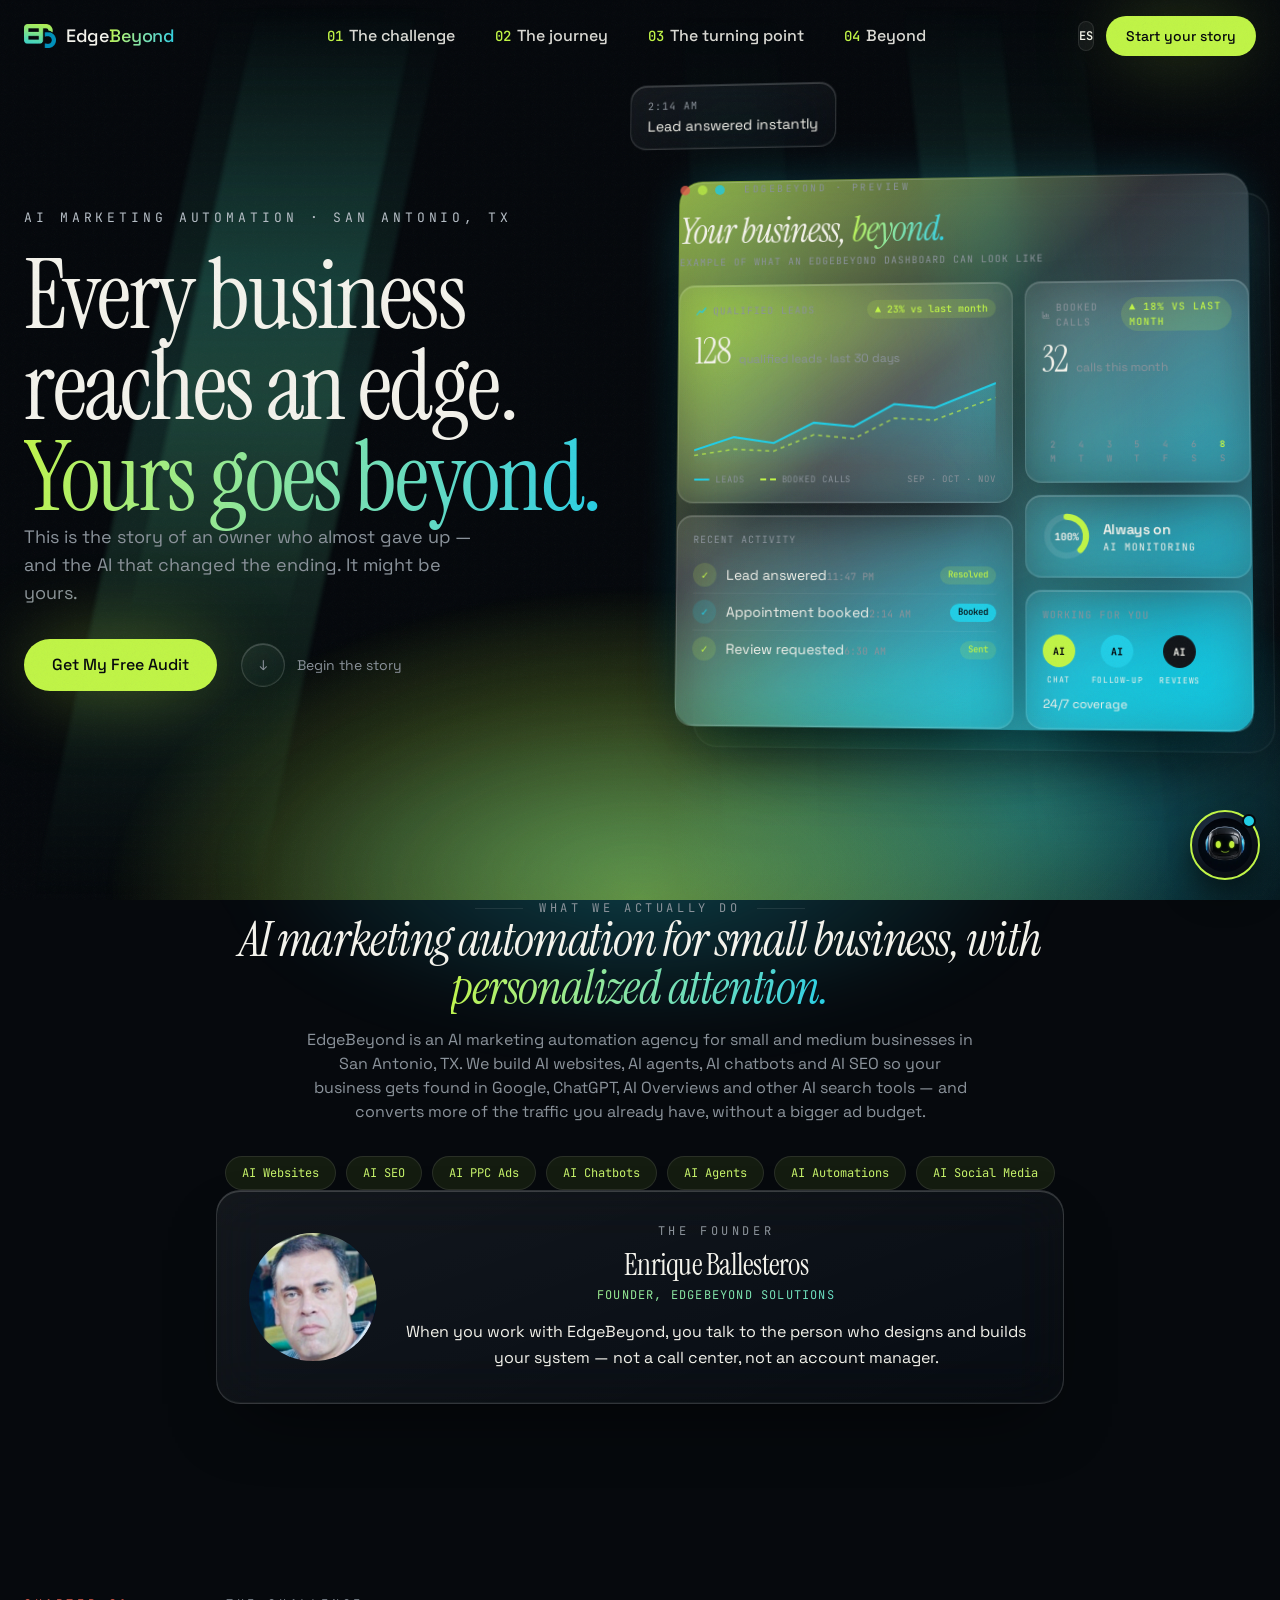
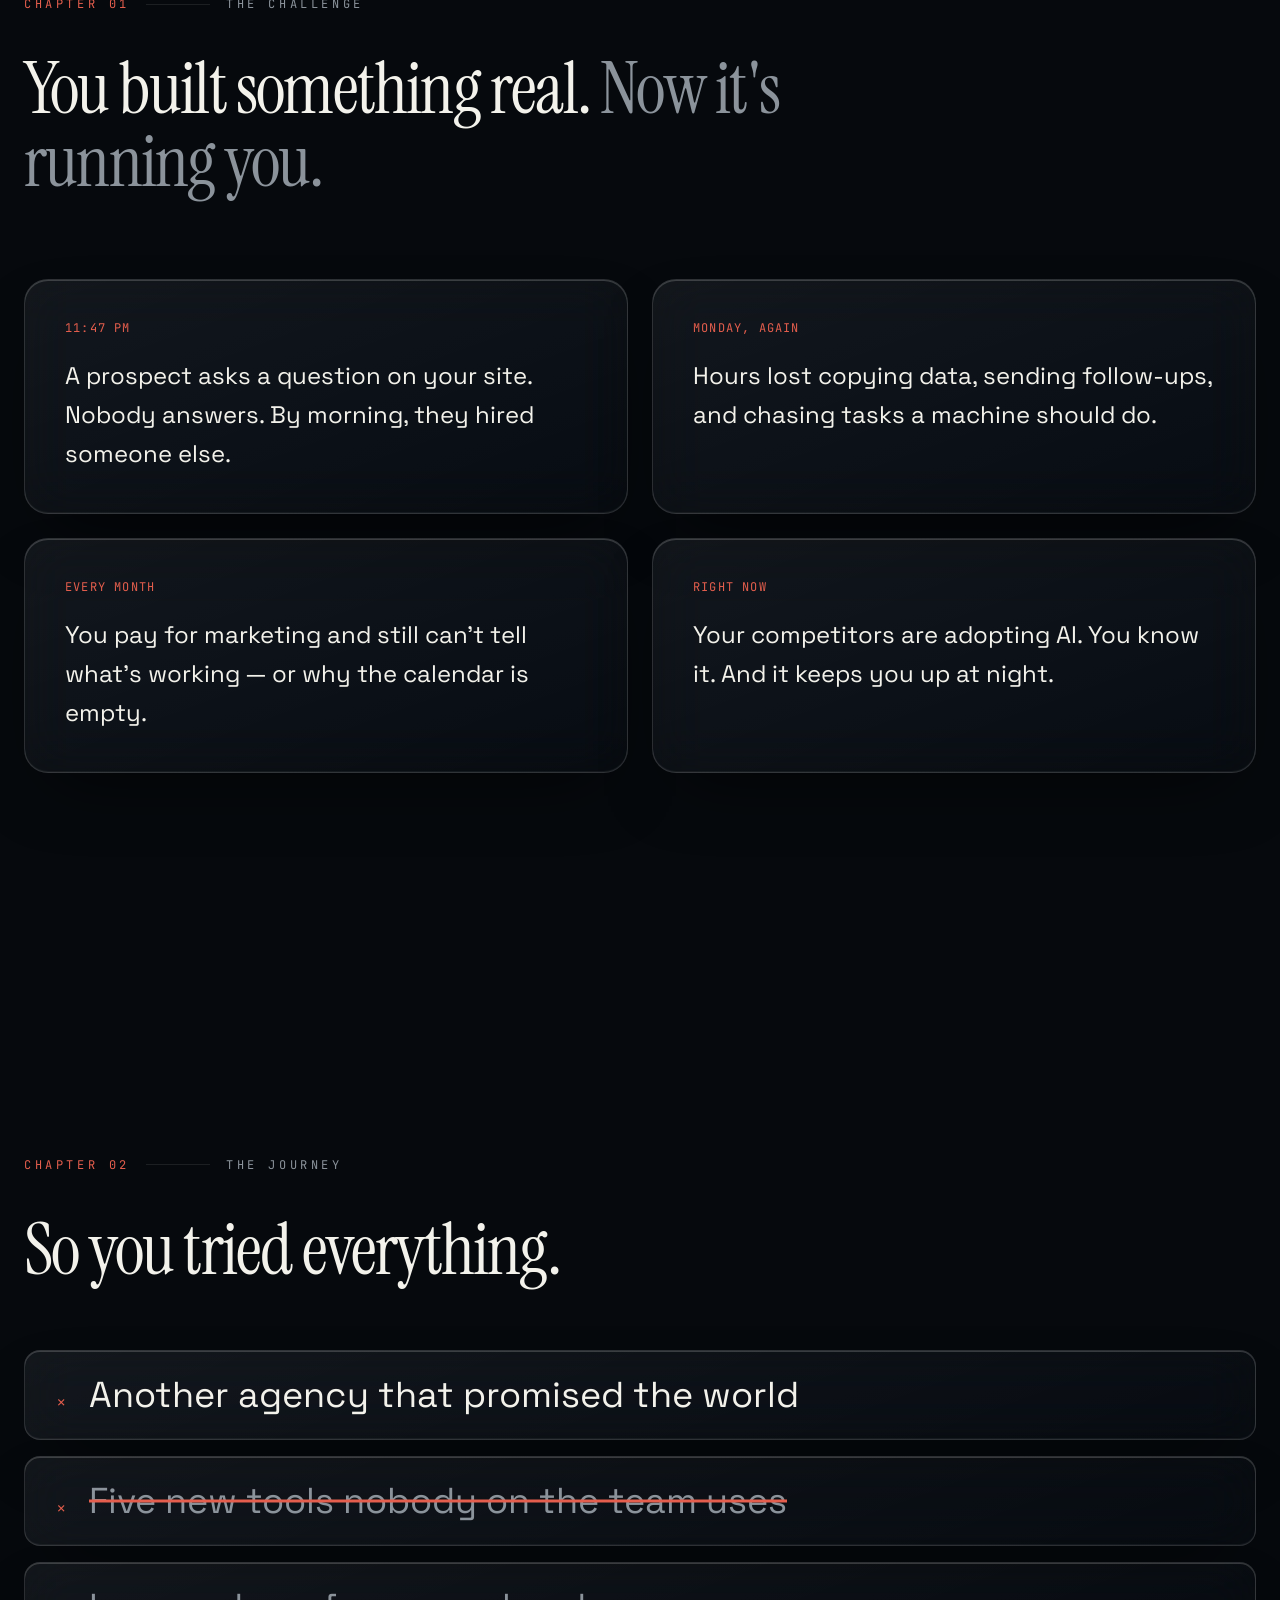
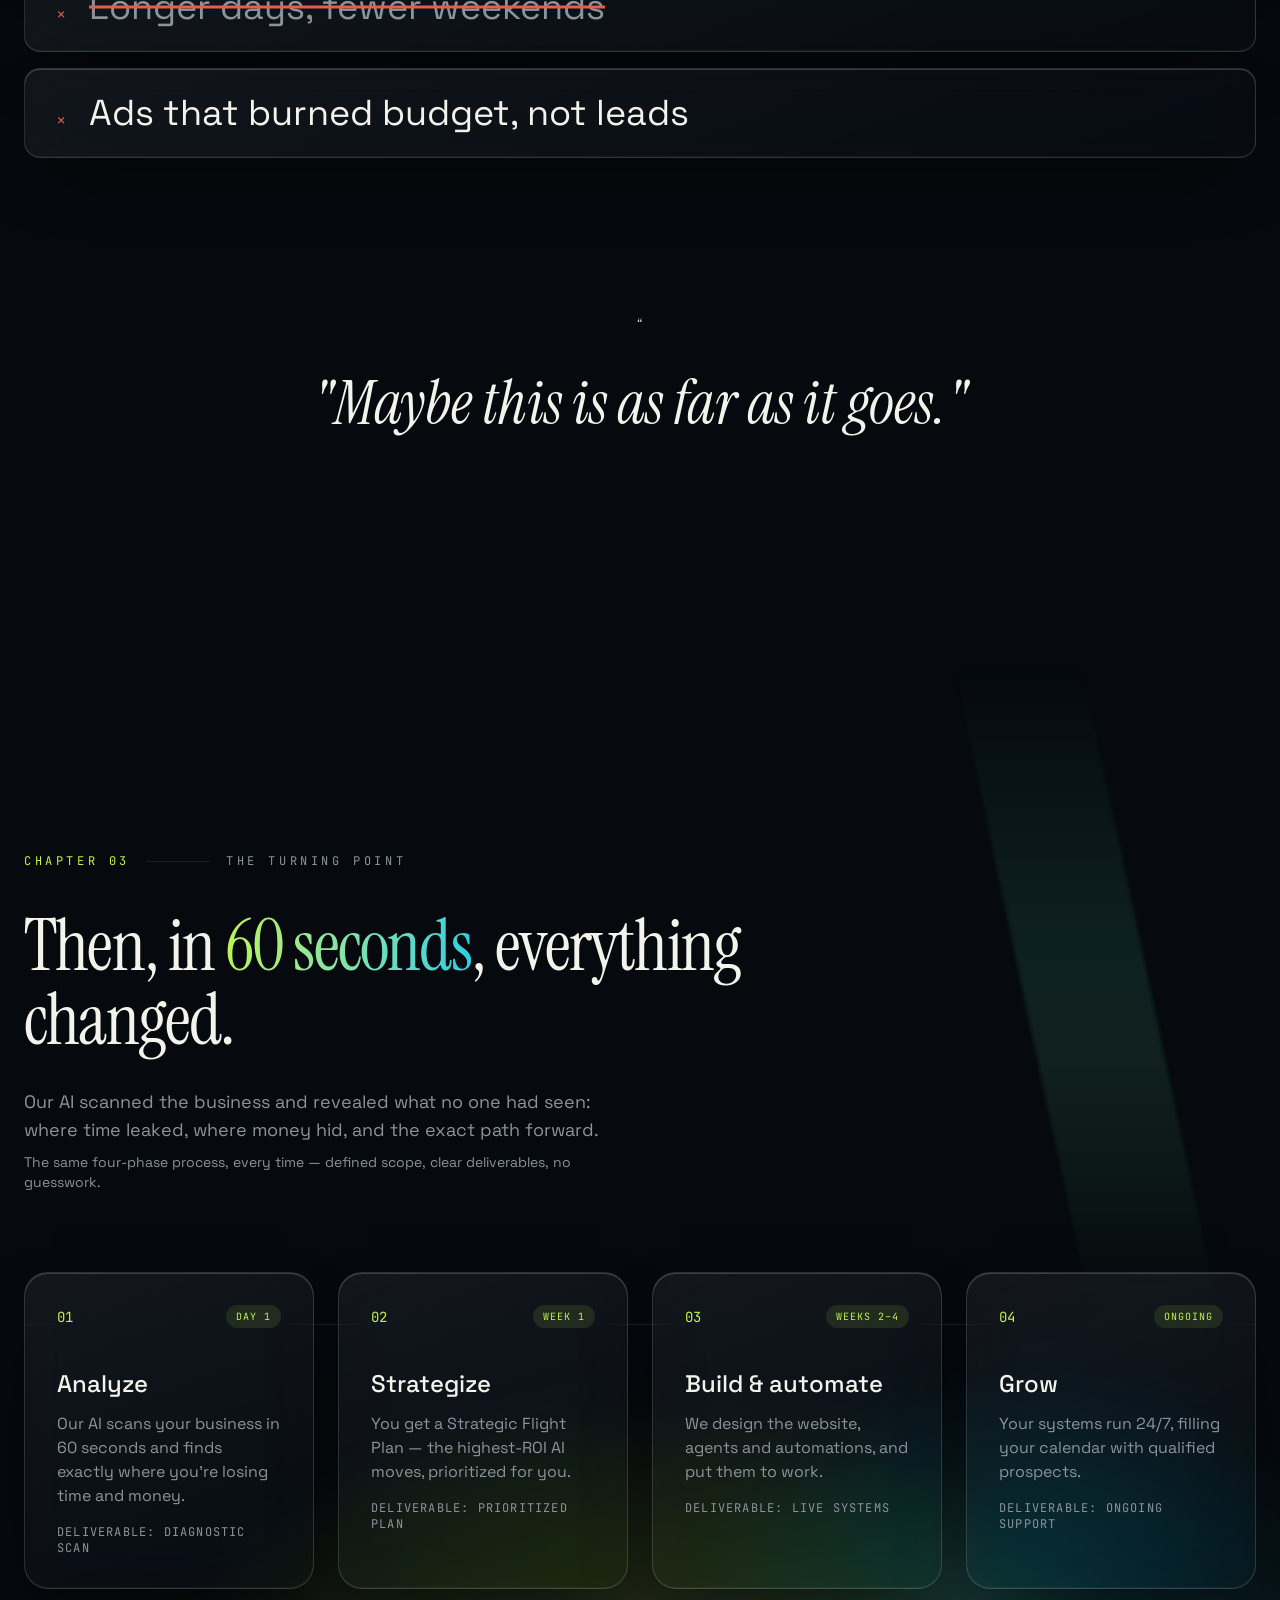
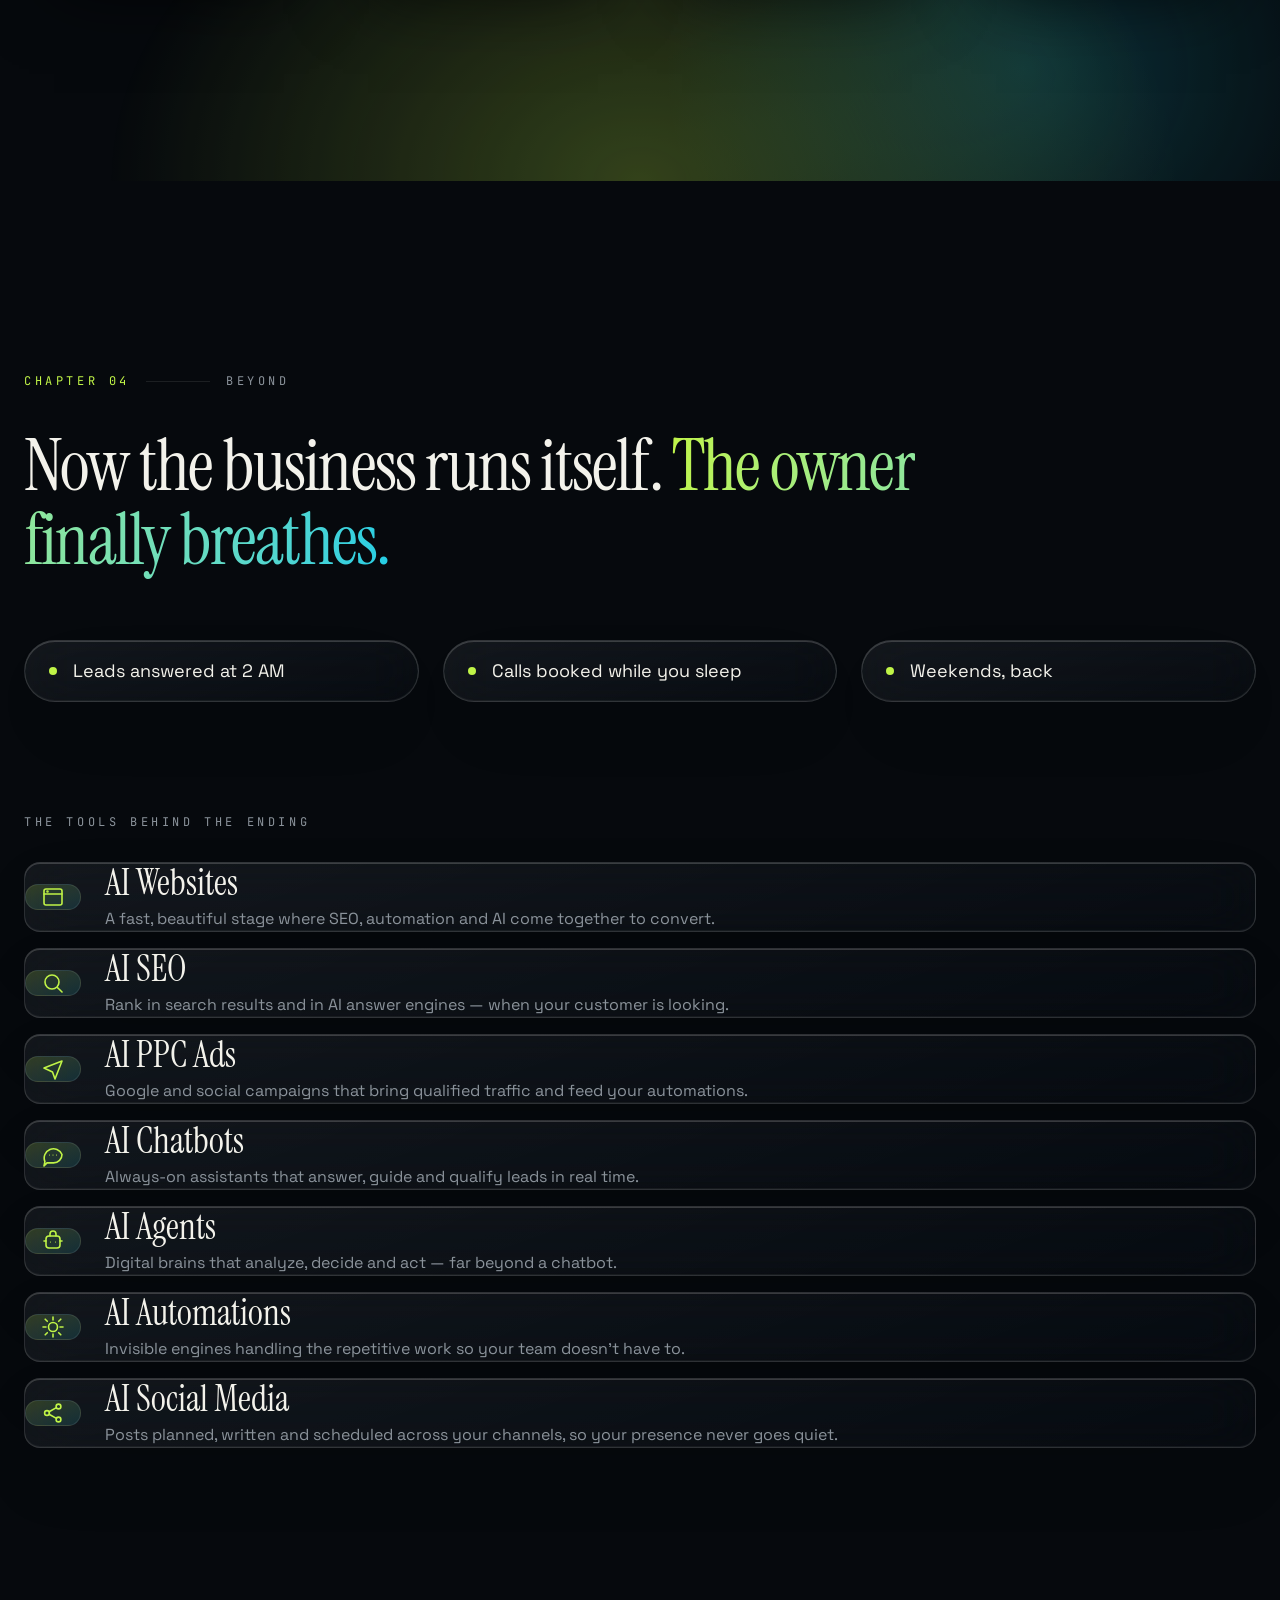
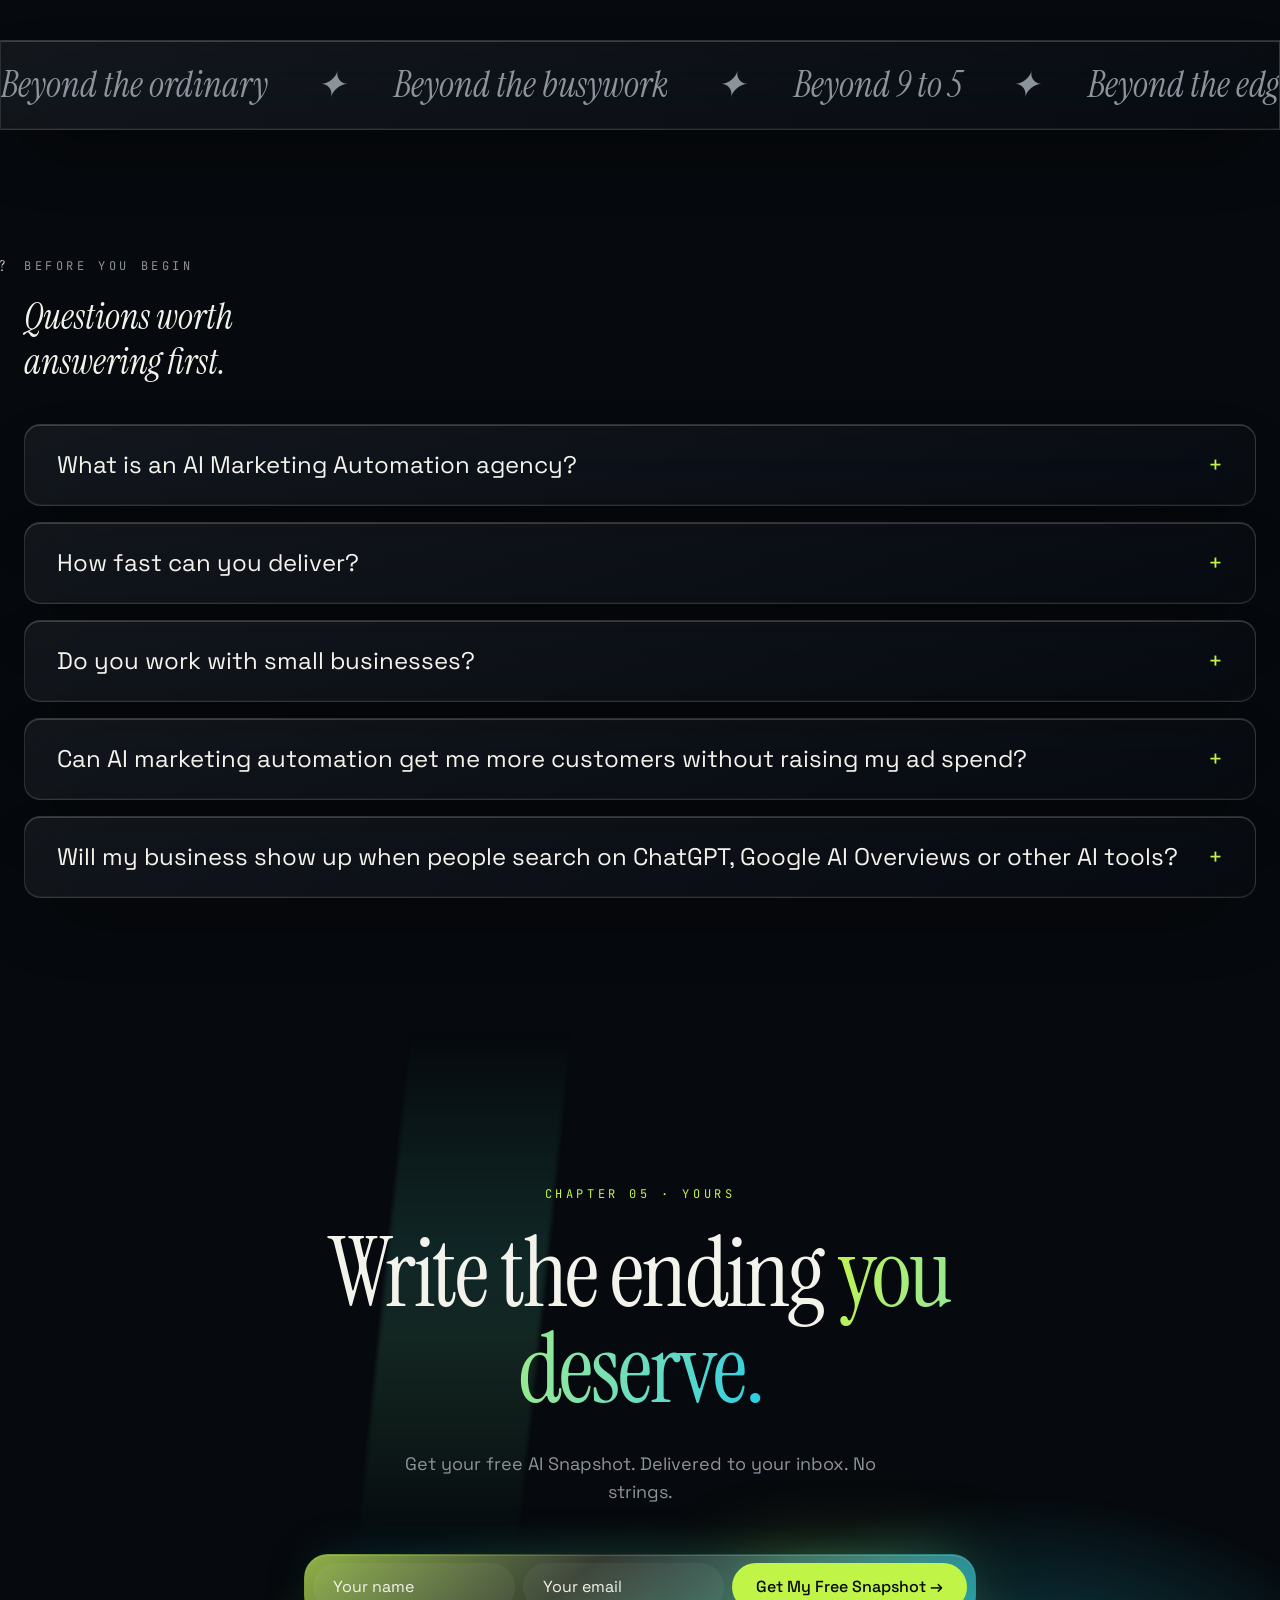
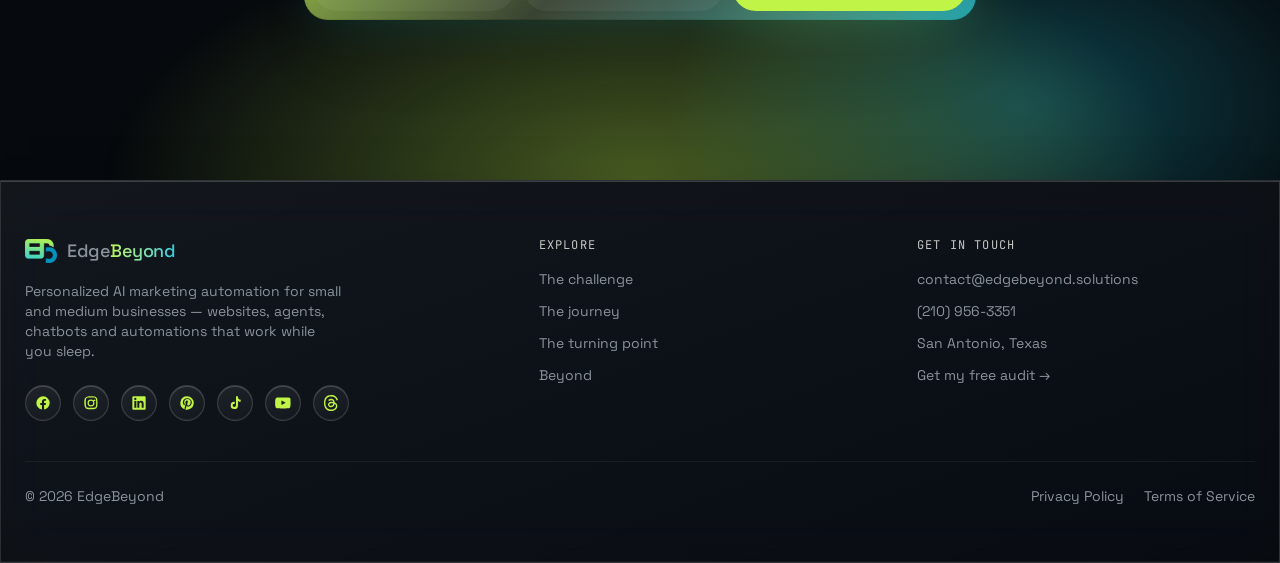
<file: index.html>
<!DOCTYPE html>
<html lang="en">
<head>
<meta http-equiv="Cache-Control" content="no-cache, no-store, must-revalidate">
<meta http-equiv="Pragma" content="no-cache">
<meta http-equiv="Expires" content="0">
<script>if ('scrollRestoration' in history) { history.scrollRestoration = 'manual'; }</script>
<!-- Google Tag Manager -->
<script>(function(w,d,s,l,i){w[l]=w[l]||[];w[l].push({'gtm.start':
new Date().getTime(),event:'gtm.js'});var f=d.getElementsByTagName(s)[0],
j=d.createElement(s),dl=l!='dataLayer'?'&l='+l:'';j.async=true;j.src=
'https://www.googletagmanager.com/gtm.js?id='+i+dl;f.parentNode.insertBefore(j,f);
})(window,document,'script','dataLayer','GTM-MPHTCQDV');</script>
<!-- End Google Tag Manager -->
<meta name="p:domain_verify" content="f1be4c9b6b0fa14e5e5809b6b4272e4a"/>
<meta charset="utf-8">
<meta name="viewport" content="width=device-width, initial-scale=1">
<title>AI Marketing Automation for Small Business | San Antonio, TX | EdgeBeyond</title>
<meta name="description" content="Personalized AI marketing automation in San Antonio, TX — AI websites, chatbots, agents and AI SEO that win more customers. Start with a free audit.">
<meta name="keywords" content="AI marketing automation for small business, AI marketing agency, marketing automation small business, AI agents for small business, AI SEO, AI chatbots, San Antonio AI marketing agency, personalized AI marketing">
<meta name="author" content="EdgeBeyond">
<meta name="robots" content="index, follow, max-image-preview:large">
<meta name="theme-color" content="#0b0d12">
<link rel="canonical" href="https://edgebeyond.solutions/">
<link rel="alternate" hreflang="en" href="https://edgebeyond.solutions/">
<link rel="alternate" hreflang="es" href="https://edgebeyond.solutions/es/">
<link rel="alternate" hreflang="x-default" href="https://edgebeyond.solutions/">
<meta property="og:type" content="website">
<meta property="og:site_name" content="EdgeBeyond">
<meta property="og:locale" content="en_US">
<meta property="og:title" content="AI Marketing Automation for Small Business | San Antonio, TX | EdgeBeyond">
<meta property="og:description" content="Personalized AI marketing automation for small and medium businesses — AI websites, AI agents, chatbots and AI SEO built in San Antonio, TX.">
<meta property="og:url" content="https://edgebeyond.solutions/">
<meta property="og:image" content="https://edgebeyond.solutions/og-home-en.png">
<meta property="og:image:width" content="1200">
<meta property="og:image:height" content="630">
<meta property="og:image:type" content="image/png">
<meta name="twitter:card" content="summary_large_image">
<meta name="twitter:title" content="AI Marketing Automation for Small Business | San Antonio, TX | EdgeBeyond">
<meta name="twitter:description" content="Personalized AI marketing automation for small and medium businesses — AI websites, AI agents, chatbots and AI SEO built in San Antonio, TX.">
<meta name="twitter:image" content="https://edgebeyond.solutions/og-home-en.png">
<link rel="icon" href="./favicon.ico?v=2" type="image/x-icon">
<link rel="apple-touch-icon" href="./logo-mark-512.png">
<link rel="preconnect" href="https://fonts.googleapis.com">
<link rel="preconnect" href="https://fonts.gstatic.com" crossorigin>
<link rel="preload" as="style" href="https://fonts.googleapis.com/css2?family=Instrument+Serif:ital@0;1&family=JetBrains+Mono:wght@400&family=Space+Grotesk:wght@300;400;500;600&display=swap">
<link rel="stylesheet" href="https://fonts.googleapis.com/css2?family=Instrument+Serif:ital@0;1&family=JetBrains+Mono:wght@400&family=Space+Grotesk:wght@300;400;500;600&display=swap" media="print" onload="this.media='all'">
<noscript><link rel="stylesheet" href="https://fonts.googleapis.com/css2?family=Instrument+Serif:ital@0;1&family=JetBrains+Mono:wght@400&family=Space+Grotesk:wght@300;400;500;600&display=swap"></noscript>
<link rel="stylesheet" href="./styles.css">
<style>html{scroll-padding-top:6.5rem}</style>

<script type="application/ld+json">
{
  "@context": "https://schema.org",
  "@type": "Organization",
  "name": "EdgeBeyond",
  "url": "https://edgebeyond.solutions/",
  "logo": "https://edgebeyond.solutions/logo-mark-512.png",
  "email": "contact@edgebeyond.solutions",
  "description": "Personalized AI marketing automation agency for small and medium businesses in San Antonio, TX.",
  "sameAs": [
    "https://www.facebook.com/EdgeBeyondSolutions/",
    "https://www.instagram.com/edgebeyondsolutions/",
    "https://www.linkedin.com/company/edgebeyondsolutions/",
    "https://www.pinterest.com/EdgeBeyondS/",
    "https://www.tiktok.com/@edgebeyond.solutions",
    "https://www.youtube.com/@EdgeBeyondSolutions",

    "https://www.threads.com/@edgebeyondsolutions"
  ]
}
</script>
<script type="application/ld+json">
{
  "@context": "https://schema.org",
  "@type": "WebSite",
  "name": "EdgeBeyond",
  "url": "https://edgebeyond.solutions/",
  "inLanguage": ["en", "es"]
}
</script>
<script type="application/ld+json">
{
  "@context": "https://schema.org",
  "@type": "ProfessionalService",
  "name": "EdgeBeyond",
  "description": "Personalized AI marketing automation agency building AI websites, AI chatbots, AI agents, automations, SEO and PPC for small and medium businesses that want hands-on, individual attention.",
  "url": "https://edgebeyond.solutions/",
  "email": "contact@edgebeyond.solutions",
  "telephone": "+1-210-956-3351",
  "areaServed": {
    "@type": "City",
    "name": "San Antonio, Texas"
  },
  "address": {
    "@type": "PostalAddress",
    "addressLocality": "San Antonio",
    "addressRegion": "TX",
    "addressCountry": "US"
  },
  "makesOffer": [
    { "@type": "Offer", "itemOffered": { "@type": "Service", "name": "AI Websites" } },
    { "@type": "Offer", "itemOffered": { "@type": "Service", "name": "AI SEO" } },
    { "@type": "Offer", "itemOffered": { "@type": "Service", "name": "AI PPC Ads" } },
    { "@type": "Offer", "itemOffered": { "@type": "Service", "name": "AI Chatbots" } },
    { "@type": "Offer", "itemOffered": { "@type": "Service", "name": "AI Agents" } },
    { "@type": "Offer", "itemOffered": { "@type": "Service", "name": "AI Automations" } },
    { "@type": "Offer", "itemOffered": { "@type": "Service", "name": "AI Social Media" } }
  ]
}
</script>
<script type="application/ld+json">
{
  "@context": "https://schema.org",
  "@type": "FAQPage",
  "mainEntity": [
    {
      "@type": "Question",
      "name": "What is an AI Marketing Automation agency?",
      "acceptedAnswer": {
        "@type": "Answer",
        "text": "An agency that combines web design, digital marketing and AI agents to attract qualified prospects and grow your business with less manual effort."
      }
    },
    {
      "@type": "Question",
      "name": "How fast can you deliver?",
      "acceptedAnswer": {
        "@type": "Answer",
        "text": "In weeks, not months. We start with a scan, prioritize the highest-ROI moves and build in phases so you see value early."
      }
    },
    {
      "@type": "Question",
      "name": "Do you work with small businesses?",
      "acceptedAnswer": {
        "@type": "Answer",
        "text": "Yes — small and medium businesses are exactly who we build for. You talk directly with the people who design and build your solution, with personalized attention instead of a call center."
      }
    },
    {
      "@type": "Question",
      "name": "Can AI marketing automation get me more customers without raising my ad spend?",
      "acceptedAnswer": {
        "@type": "Answer",
        "text": "Yes. AI marketing automation focuses on converting the traffic and leads you already have — answering instantly, following up automatically and qualifying prospects — so you get more customers from the same budget instead of simply spending more on ads."
      }
    },
    {
      "@type": "Question",
      "name": "Will my business show up when people search on ChatGPT, Google AI Overviews or other AI tools?",
      "acceptedAnswer": {
        "@type": "Answer",
        "text": "That's part of our AI SEO service. We structure your website and content so AI search engines and answer engines can find, understand and recommend your business, not just traditional search results."
      }
    }
  ]
}
</script>
<style id="eb-mobile-fixes">
  /* Mobile QA fixes - 2026-11-26: brighter hero eyebrow; dashboard times/pills never wrap */
  #heroEyebrow { font-size: 13px; color: oklch(0.80 0.015 250); }
  #holoPanel ul li > span:last-child { white-space: nowrap; }
  #holoPanel ul li > span:nth-child(2) > span:last-child { white-space: nowrap; }
</style>
</head>
<body class="grain overflow-x-clip" id="top">
<!-- Google Tag Manager (noscript) -->
<noscript><iframe src="https://www.googletagmanager.com/ns.html?id=GTM-MPHTCQDV"
height="0" width="0" style="display:none;visibility:hidden"></iframe></noscript>
<!-- End Google Tag Manager (noscript) -->

<!-- Ambient -->
<div class="pointer-events-none fixed inset-0 -z-10" aria-hidden="true">
  <div class="absolute inset-0 horizon opacity-50 md:opacity-70"></div>
  <div class="holo-beam absolute left-[10%] top-0 h-full w-24 -skew-x-12 opacity-30 md:w-56 md:opacity-50"></div>
  <div class="holo-beam absolute right-[12%] top-0 h-full w-16 skew-x-6 opacity-20 md:w-32 md:opacity-35"></div>
  <div class="holo-beam absolute left-[55%] top-0 h-full w-12 skew-x-3 opacity-15 md:w-24 md:opacity-25"></div>
  <div class="floor-glow absolute -bottom-40 left-1/2 h-96 w-[90%] -translate-x-1/2"></div>
</div>

<!-- Nav -->
<header id="siteNav" class="fixed inset-x-0 top-0 z-40 border-b border-transparent transition-all duration-500">
  <div class="mx-auto flex max-w-7xl items-center justify-between px-6 py-4">
    <a href="#top" class="flex items-center gap-2.5" aria-label="EdgeBeyond">
      <picture><source srcset="./logo-mark-color.webp" type="image/webp"><img src="./logo-mark-color.png" alt="" aria-hidden="true" class="h-6 w-8 shrink-0 object-contain"></picture>
      <span class="text-lg font-medium tracking-tight">Edge<span class="text-edge">Beyond</span></span>
    </a>
    <nav class="hidden items-center gap-10 md:flex">
      <a href="#challenge" class="group text-base font-medium text-foreground/90 transition-colors hover:text-primary"><span class="mr-1.5 font-mono text-sm text-primary">01</span>The challenge</a>
      <a href="#journey" class="group text-base font-medium text-foreground/90 transition-colors hover:text-primary"><span class="mr-1.5 font-mono text-sm text-primary">02</span>The journey</a>
      <a href="#turning" class="group text-base font-medium text-foreground/90 transition-colors hover:text-primary"><span class="mr-1.5 font-mono text-sm text-primary">03</span>The turning point</a>
      <a href="#beyond" class="group text-base font-medium text-foreground/90 transition-colors hover:text-primary"><span class="mr-1.5 font-mono text-sm text-primary">04</span>Beyond</a>
    </nav>
    <div class="flex items-center gap-3">
      <a href="./es/" class="hidden rounded-full border border-foreground/25 bg-white/5 px-3.5 py-1.5 font-mono text-xs font-semibold text-foreground backdrop-blur-sm transition-all hover:border-primary hover:bg-primary/10 hover:text-primary sm:inline-block" hreflang="es">ES</a>
      <a href="https://calendar.app.google/oV2TzbkDzcQhNi2w7" target="_blank" rel="noopener" class="hidden rounded-full bg-primary px-5 py-2.5 text-sm font-medium text-primary-foreground shadow-glow transition-transform hover:scale-105 sm:inline-block">Start your story</a>
      <button id="navToggle" type="button" class="glass flex h-11 w-11 items-center justify-center rounded-full text-foreground md:hidden" aria-label="Open menu" aria-expanded="false" aria-controls="mobileNav">
        <svg id="navIconOpen" width="18" height="18" viewBox="0 0 18 18" fill="none" aria-hidden="true"><path d="M1 4h16M1 9h16M1 14h16" stroke="currentColor" stroke-width="1.8" stroke-linecap="round"></path></svg>
        <svg id="navIconClose" width="18" height="18" viewBox="0 0 18 18" fill="none" aria-hidden="true" class="hidden"><path d="M2 2l14 14M16 2L2 16" stroke="currentColor" stroke-width="1.8" stroke-linecap="round"></path></svg>
      </button>
    </div>
  </div>
  <nav id="mobileNav" class="glass mx-4 hidden flex-col overflow-hidden rounded-2xl border-x-0 md:hidden" aria-label="Mobile">
    <a href="#challenge" class="flex items-center gap-3 border-b border-border/60 px-6 py-4 text-lg font-medium text-foreground"><span class="font-mono text-xs text-primary">01</span>The challenge</a>
    <a href="#journey" class="flex items-center gap-3 border-b border-border/60 px-6 py-4 text-lg font-medium text-foreground"><span class="font-mono text-xs text-primary">02</span>The journey</a>
    <a href="#turning" class="flex items-center gap-3 border-b border-border/60 px-6 py-4 text-lg font-medium text-foreground"><span class="font-mono text-xs text-primary">03</span>The turning point</a>
    <a href="#beyond" class="flex items-center gap-3 border-b border-border/60 px-6 py-4 text-lg font-medium text-foreground"><span class="font-mono text-xs text-primary">04</span>Beyond</a>
    <a href="./es/" hreflang="es" class="flex items-center gap-3 border-b border-border/60 px-6 py-4 text-lg font-medium text-foreground"><span class="font-mono text-xs text-primary">ES</span>Español</a>
    <a href="https://calendar.app.google/oV2TzbkDzcQhNi2w7" target="_blank" rel="noopener" class="flex items-center justify-center bg-primary px-6 py-4 text-base font-medium text-primary-foreground sm:hidden">Start your story</a>
  </nav>
</header>

<!-- HERO -->
<section id="hero" class="relative flex min-h-screen items-center overflow-hidden">
  <div class="absolute inset-0 horizon"></div>
  <div class="holo-beam absolute left-[15%] top-0 h-[70%] w-20 -skew-x-12 opacity-35 md:w-40 md:opacity-60" aria-hidden="true"></div>
  <div class="holo-beam absolute right-[20%] top-0 h-[55%] w-14 skew-x-6 opacity-25 md:w-24 md:opacity-40" aria-hidden="true"></div>

  <div class="relative mx-auto grid w-full max-w-7xl items-center gap-12 px-6 pb-16 pt-28 lg:grid-cols-2">
    <div>
      <p id="heroEyebrow" class="reveal font-mono text-xs uppercase tracking-[0.3em] text-muted-foreground">AI Marketing Automation · San Antonio, TX</p>
      <h1 class="reveal mt-6 font-display text-6xl leading-[0.95] tracking-tight md:text-8xl">
        Every business<br>reaches an edge.<br>
        <em class="text-edge not-italic">Yours goes beyond.</em>
      </h1>
      <p class="reveal mt-7 max-w-md text-lg text-muted-foreground">This is the story of an owner who almost gave up — and the AI that changed the ending. It might be yours.</p>
      <div class="reveal mt-8 flex flex-wrap items-center gap-6">
        <a href="./snapshot/" class="rounded-full bg-primary px-7 py-3.5 font-medium text-primary-foreground shadow-glow transition-transform hover:scale-105">Get My Free Audit</a>
        <a href="#challenge" class="group flex items-center gap-3 text-sm text-muted-foreground transition-colors hover:text-foreground">
          <span class="glass flex h-11 w-11 items-center justify-center rounded-full transition-colors group-hover:text-primary">↓</span>
          Begin the story
        </a>
      </div>
    </div>

    <div class="reveal">
      <div class="tilt-scene relative mx-auto w-full max-w-xl" id="holoScene">
        <div class="floor-glow absolute -bottom-16 left-1/2 h-40 w-[120%] -translate-x-1/2" aria-hidden="true"></div>
        <div class="tilt-panel relative" id="holoPanel" style="--rx:3deg;--ry:-4deg">
          <div class="glass absolute inset-0 translate-x-5 translate-y-5 rounded-3xl opacity-40" aria-hidden="true"></div>
          <div class="glass-edge relative rounded-3xl p-5 md:p-6">
            <div class="flex items-center gap-2">
              <span class="h-2.5 w-2.5 rounded-full bg-pain/80"></span>
              <span class="h-2.5 w-2.5 rounded-full bg-primary/70"></span>
              <span class="h-2.5 w-2.5 rounded-full bg-accent/80"></span>
              <span class="ml-3 font-mono text-[10px] uppercase tracking-[0.25em] text-muted-foreground">edgebeyond · preview</span>
            </div>
            <p class="mt-4 font-display text-3xl italic tracking-tight md:text-4xl">Your business, <span class="text-edge">beyond.</span></p>
            <p class="mt-1 font-mono text-[10px] uppercase tracking-widest text-muted-foreground">Example of what an EdgeBeyond dashboard can look like</p>
            <div class="mt-4 grid grid-cols-5 gap-3">
              <div class="col-span-5 flex flex-col gap-3 md:col-span-3">
                <div class="glass layer-1 rounded-2xl p-4">
                  <div class="flex items-center justify-between">
                    <span class="flex items-center gap-1.5 font-mono text-[10px] uppercase tracking-widest text-muted-foreground">
                      <svg viewBox="0 0 16 16" class="h-3 w-3 text-accent" fill="none" aria-hidden="true"><path d="M2 12 6 7l3 2 5-6" stroke="currentColor" stroke-width="1.6" stroke-linecap="round" stroke-linejoin="round"></path></svg>
                      Qualified leads
                    </span>
                    <span class="rounded-full bg-primary/15 px-2 py-0.5 font-mono text-[10px] font-medium text-primary">▲ 23% vs last month</span>
                  </div>
                  <div class="mt-3 flex items-baseline gap-2"><span class="font-display text-4xl tracking-tight">128</span><span class="text-xs text-muted-foreground">qualified leads · last 30 days</span></div>
                  <svg viewBox="0 0 300 90" class="mt-1 w-full" aria-hidden="true">
                    <defs>
                      <linearGradient id="area" x1="0" y1="0" x2="0" y2="1">
                        <stop stop-color="var(--accent)" stop-opacity="0.35"></stop>
                        <stop offset="1" stop-color="var(--accent)" stop-opacity="0"></stop>
                      </linearGradient>
                    </defs>
                    <path d="M0 75 L40 62 L80 68 L120 48 L160 52 L200 30 L240 34 L300 10 L300 90 L0 90 Z" fill="url(#area)"></path>
                    <path d="M0 75 L40 62 L80 68 L120 48 L160 52 L200 30 L240 34 L300 10" fill="none" stroke="var(--accent)" stroke-width="2" stroke-linecap="round"></path>
                    <path d="M0 80 L40 74 L80 76 L120 60 L160 64 L200 44 L240 46 L300 24" fill="none" stroke="var(--primary)" stroke-width="1.5" stroke-dasharray="4 4" opacity="0.7"></path>
                  </svg>
                  <div class="mt-2 flex items-center justify-between"><div class="flex items-center gap-4 font-mono text-[9px] uppercase tracking-widest text-muted-foreground"><span class="flex items-center gap-1.5"><span style="display:inline-block;width:16px;height:2px;border-radius:2px;background:var(--accent)"></span>Leads</span><span class="flex items-center gap-1.5"><span style="display:inline-block;width:16px;border-top:2px dashed var(--primary)"></span>Booked calls</span></div><span class="font-mono text-[9px] uppercase tracking-widest text-muted-foreground">Sep · Oct · Nov</span></div>
                </div>
                <div class="glass layer-1 flex-1 rounded-2xl p-4">
                  <p class="font-mono text-[10px] uppercase tracking-widest text-muted-foreground">Recent activity</p>
                  <ul class="mt-2.5 flex flex-col"><li class="flex items-center gap-2.5 border-b border-border/60 py-1.5 last:border-0"><span class="flex h-6 w-6 shrink-0 items-center justify-center rounded-full bg-primary/15 text-primary font-mono text-[10px]">✓</span><span class="min-w-0 flex-1"><span class="block text-sm leading-tight">Lead answered</span><span class="mt-0.5 block font-mono text-[10px] text-muted-foreground">11:47 PM</span></span><span class="shrink-0 rounded-full px-2 py-0.5 font-mono text-[9px] font-medium bg-primary/15 text-primary">Resolved</span></li><li class="flex items-center gap-2.5 border-b border-border/60 py-1.5 last:border-0"><span class="flex h-6 w-6 shrink-0 items-center justify-center rounded-full bg-accent/15 text-accent font-mono text-[10px]">✓</span><span class="min-w-0 flex-1"><span class="block text-sm leading-tight">Appointment booked</span><span class="mt-0.5 block font-mono text-[10px] text-muted-foreground">2:14 AM</span></span><span class="shrink-0 rounded-full px-2 py-0.5 font-mono text-[9px] font-medium bg-accent text-background">Booked</span></li><li class="flex items-center gap-2.5 border-b border-border/60 py-1.5 last:border-0"><span class="flex h-6 w-6 shrink-0 items-center justify-center rounded-full bg-primary/15 text-primary font-mono text-[10px]">✓</span><span class="min-w-0 flex-1"><span class="block text-sm leading-tight">Review requested</span><span class="mt-0.5 block font-mono text-[10px] text-muted-foreground">6:30 AM</span></span><span class="shrink-0 rounded-full px-2 py-0.5 font-mono text-[9px] font-medium bg-primary/15 text-primary">Sent</span></li></ul>
                </div>
              </div>

              <div class="col-span-5 flex flex-col gap-3 md:col-span-2">
                <div class="glass layer-1 relative rounded-2xl p-4">
                  <p class="flex items-center gap-1.5 font-mono text-[10px] uppercase tracking-widest text-muted-foreground">
                    <svg viewBox="0 0 16 16" class="h-3 w-3" fill="none" aria-hidden="true"><path d="M2 2v12h12" stroke="currentColor" stroke-width="1.6" stroke-linecap="round"></path><rect x="4" y="8" width="2" height="4" rx="0.6" fill="currentColor"></rect><rect x="7.5" y="5" width="2" height="7" rx="0.6" fill="currentColor"></rect><rect x="11" y="6.5" width="2" height="5.5" rx="0.6" fill="currentColor"></rect></svg>
                    Booked calls
                    <span class="ml-auto rounded-full bg-primary/15 px-2 py-0.5 font-mono text-[10px] font-medium normal-case tracking-normal text-primary">▲ 18% vs last month</span>
                  </p>
                  <div class="mt-2 flex items-baseline gap-2"><span class="font-display text-4xl tracking-tight">32</span><span class="text-xs text-muted-foreground">calls this month</span></div>
                  <div class="mt-3 flex items-end gap-1.5" style="height:74px"><span class="flex flex-1 flex-col items-center gap-1"><span class="font-mono text-[9px] text-muted-foreground">2</span><span class="w-full rounded-sm bg-gradient-to-t from-accent/30 to-primary/80" style="height:25%"></span><span class="font-mono text-[9px] text-muted-foreground">M</span></span><span class="flex flex-1 flex-col items-center gap-1"><span class="font-mono text-[9px] text-muted-foreground">4</span><span class="w-full rounded-sm bg-gradient-to-t from-accent/30 to-primary/80" style="height:50%"></span><span class="font-mono text-[9px] text-muted-foreground">T</span></span><span class="flex flex-1 flex-col items-center gap-1"><span class="font-mono text-[9px] text-muted-foreground">3</span><span class="w-full rounded-sm bg-gradient-to-t from-accent/30 to-primary/80" style="height:38%"></span><span class="font-mono text-[9px] text-muted-foreground">W</span></span><span class="flex flex-1 flex-col items-center gap-1"><span class="font-mono text-[9px] text-muted-foreground">5</span><span class="w-full rounded-sm bg-gradient-to-t from-accent/30 to-primary/80" style="height:63%"></span><span class="font-mono text-[9px] text-muted-foreground">T</span></span><span class="flex flex-1 flex-col items-center gap-1"><span class="font-mono text-[9px] text-muted-foreground">4</span><span class="w-full rounded-sm bg-gradient-to-t from-accent/30 to-primary/80" style="height:50%"></span><span class="font-mono text-[9px] text-muted-foreground">F</span></span><span class="flex flex-1 flex-col items-center gap-1"><span class="font-mono text-[9px] text-muted-foreground">6</span><span class="w-full rounded-sm bg-gradient-to-t from-accent/30 to-primary/80" style="height:75%"></span><span class="font-mono text-[9px] text-muted-foreground">S</span></span><span class="flex flex-1 flex-col items-center gap-1"><span class="font-mono text-[9px] font-bold text-primary">8</span><span class="w-full rounded-sm bg-gradient-to-t from-accent/30 to-primary/80 shadow-glow" style="height:100%"></span><span class="font-mono text-[9px] text-muted-foreground">S</span></span></div>
                </div>
                <div class="glass layer-1 flex items-center gap-3 rounded-2xl p-4">
                  <span class="relative inline-flex shrink-0"><svg viewBox="0 0 40 40" class="h-12 w-12" aria-hidden="true">
                    <circle cx="20" cy="20" r="16" fill="none" stroke="var(--border)" stroke-width="5"></circle>
                    <path d="M20 4a16 16 0 0 1 11.3 27.3" fill="none" stroke="var(--primary)" stroke-width="5" stroke-linecap="round"></path>
                  </svg><span class="absolute inset-0 flex items-center justify-center font-mono text-[10px] font-bold">100%</span></span>
                  <div class="min-w-0">
                    <p class="text-sm font-semibold tracking-tight">Always on</p>
                    <p class="font-mono text-[10px] uppercase tracking-widest text-foreground/70">AI monitoring</p>
                  </div>
                </div>
                <div class="glass layer-1 flex-1 rounded-2xl p-4">
                  <p class="font-mono text-[10px] uppercase tracking-widest text-muted-foreground">Working for you</p>
                  <div class="mt-3 flex gap-4" style="align-items:flex-start"><span class="flex flex-col items-center gap-1.5"><span class="flex h-8 w-8 items-center justify-center rounded-full bg-primary font-mono text-[10px] font-bold text-primary-foreground">AI</span><span class="font-mono uppercase text-foreground/70" style="font-size:8px;letter-spacing:.08em">Chat</span></span><span class="flex flex-col items-center gap-1.5"><span class="flex h-8 w-8 items-center justify-center rounded-full bg-accent font-mono text-[10px] font-bold text-background">AI</span><span class="font-mono uppercase text-foreground/70" style="font-size:8px;letter-spacing:.08em">Follow-up</span></span><span class="flex flex-col items-center gap-1.5"><span class="flex h-8 w-8 items-center justify-center rounded-full bg-muted font-mono text-[10px] font-bold text-foreground">AI</span><span class="font-mono uppercase text-foreground/70" style="font-size:8px;letter-spacing:.08em">Reviews</span></span></div><p class="mt-2.5 text-xs text-foreground/70">24/7 coverage</p>
                </div>
              </div>
            </div>
          </div>
          <div class="glass layer-3 animate-float absolute -left-6 -top-8 hidden rounded-2xl px-4 py-3 md:block" style="top:-4.5rem">
            <p class="font-mono text-[10px] uppercase tracking-widest text-muted-foreground">2:14 AM</p>
            <p class="mt-0.5 text-sm">Lead answered instantly</p>
          </div>
          
        </div>
      </div>
    </div>
  </div>
</section>

<!-- WHAT WE DO — definition-first, keyword-rich for search & AI answer engines -->
<section class="mx-auto max-w-4xl px-6 pb-28 pt-40 text-center">
  <div class="reveal mb-7 flex items-center justify-center gap-4 font-mono text-xs uppercase tracking-[0.3em] text-muted-foreground">
    <span class="h-px w-12 bg-border"></span>What we actually do<span class="h-px w-12 bg-border"></span>
  </div>
  <h2 class="reveal font-display text-4xl italic leading-[1.08] tracking-tight md:text-5xl">AI marketing automation for small business, with <span class="text-edge">personalized attention.</span></h2>
  <p class="reveal mx-auto mt-4 max-w-2xl text-muted-foreground">EdgeBeyond is an AI marketing automation agency for small and medium businesses in San Antonio, TX. We build AI websites, AI agents, AI chatbots and AI SEO so your business gets found in Google, ChatGPT, AI Overviews and other AI search tools — and converts more of the traffic you already have, without a bigger ad budget.</p>
  <div class="reveal mt-8 flex flex-wrap justify-center gap-2.5">
    <span class="rounded-full border border-primary/30 px-4 py-2 font-mono text-xs" style="background:color-mix(in oklab, var(--primary) 8%, transparent); color:color-mix(in oklab, var(--primary) 85%, var(--foreground));">AI Websites</span>
    <span class="rounded-full border border-primary/30 px-4 py-2 font-mono text-xs" style="background:color-mix(in oklab, var(--primary) 8%, transparent); color:color-mix(in oklab, var(--primary) 85%, var(--foreground));">AI SEO</span>
    <span class="rounded-full border border-primary/30 px-4 py-2 font-mono text-xs" style="background:color-mix(in oklab, var(--primary) 8%, transparent); color:color-mix(in oklab, var(--primary) 85%, var(--foreground));">AI PPC Ads</span>
    <span class="rounded-full border border-primary/30 px-4 py-2 font-mono text-xs" style="background:color-mix(in oklab, var(--primary) 8%, transparent); color:color-mix(in oklab, var(--primary) 85%, var(--foreground));">AI Chatbots</span>
    <span class="rounded-full border border-primary/30 px-4 py-2 font-mono text-xs" style="background:color-mix(in oklab, var(--primary) 8%, transparent); color:color-mix(in oklab, var(--primary) 85%, var(--foreground));">AI Agents</span>
    <span class="rounded-full border border-primary/30 px-4 py-2 font-mono text-xs" style="background:color-mix(in oklab, var(--primary) 8%, transparent); color:color-mix(in oklab, var(--primary) 85%, var(--foreground));">AI Automations</span>
    <span class="rounded-full border border-primary/30 px-4 py-2 font-mono text-xs" style="background:color-mix(in oklab, var(--primary) 8%, transparent); color:color-mix(in oklab, var(--primary) 85%, var(--foreground));">AI Social Media</span>
  </div>
</section>

<!-- FOUNDER -->
<section class="mx-auto max-w-4xl px-6 pb-28">
  <div class="reveal glass rounded-3xl p-8 md:p-10">
    <div class="flex flex-col items-center gap-6 text-center sm:flex-row sm:gap-8 sm:text-left">
      <img src="./assets/enrique-founder.jpg" alt="Enrique Ballesteros, founder of EdgeBeyond Solutions" width="709" height="709" loading="lazy" class="h-28 w-28 shrink-0 rounded-full object-cover ring-2 ring-primary/40 md:h-32 md:w-32">
      <div>
        <p class="font-mono text-xs uppercase tracking-[0.3em] text-muted-foreground">The founder</p>
        <h3 class="mt-2 font-display text-2xl tracking-tight md:text-3xl">Enrique Ballesteros</h3>
        <p class="mt-1 font-mono text-xs uppercase tracking-widest text-edge">Founder, EdgeBeyond Solutions</p>
        <p class="mt-4 leading-relaxed text-foreground/85">When you work with EdgeBeyond, you talk to the person who designs and builds your system — not a call center, not an account manager.</p>
      </div>
    </div>
  </div>
</section>

<!-- CH 1 — PAIN -->
<section class="mx-auto max-w-7xl px-6 py-32 md:py-48">
  <div id="challenge" class="reveal mb-10 flex items-center gap-4 font-mono text-xs uppercase tracking-[0.3em]">
    <span class="text-pain">Chapter 01</span><span class="h-px w-16 bg-border"></span><span class="text-muted-foreground">The challenge</span>
  </div>
  <h2 class="reveal max-w-4xl font-display text-5xl leading-[1.02] tracking-tight md:text-7xl">You built something real. <span class="text-muted-foreground">Now it's running you.</span></h2>
  <div class="tilt-scene mt-20 grid gap-6 md:grid-cols-2" id="painGrid">
    <div class="reveal glass tilt-panel tilt-card rounded-3xl p-10 transition-all duration-300 hover:-translate-y-2 hover:shadow-glow" style="transition-delay:0ms;--rx:0deg;--ry:0deg">
      <p class="font-mono text-xs uppercase tracking-widest text-pain">11:47 PM</p>
      <p class="mt-5 text-xl leading-relaxed md:text-2xl">A prospect asks a question on your site. Nobody answers. By morning, they hired someone else.</p>
    </div>
    <div class="reveal glass tilt-panel tilt-card rounded-3xl p-10 transition-all duration-300 hover:-translate-y-2 hover:shadow-glow" style="transition-delay:80ms;--rx:0deg;--ry:0deg">
      <p class="font-mono text-xs uppercase tracking-widest text-pain">Monday, again</p>
      <p class="mt-5 text-xl leading-relaxed md:text-2xl">Hours lost copying data, sending follow-ups, and chasing tasks a machine should do.</p>
    </div>
    <div class="reveal glass tilt-panel tilt-card rounded-3xl p-10 transition-all duration-300 hover:-translate-y-2 hover:shadow-glow" style="transition-delay:160ms;--rx:0deg;--ry:0deg">
      <p class="font-mono text-xs uppercase tracking-widest text-pain">Every month</p>
      <p class="mt-5 text-xl leading-relaxed md:text-2xl">You pay for marketing and still can't tell what's working — or why the calendar is empty.</p>
    </div>
    <div class="reveal glass tilt-panel tilt-card rounded-3xl p-10 transition-all duration-300 hover:-translate-y-2 hover:shadow-glow" style="transition-delay:240ms;--rx:0deg;--ry:0deg">
      <p class="font-mono text-xs uppercase tracking-widest text-pain">Right now</p>
      <p class="mt-5 text-xl leading-relaxed md:text-2xl">Your competitors are adopting AI. You know it. And it keeps you up at night.</p>
    </div>
  </div>
</section>

<!-- CH 2 — JOURNEY & BREAKING POINT -->
<section class="relative py-32 md:py-48">
  <div class="mx-auto max-w-7xl px-6">
    <div id="journey" class="reveal mb-10 flex items-center gap-4 font-mono text-xs uppercase tracking-[0.3em]">
      <span class="text-pain">Chapter 02</span><span class="h-px w-16 bg-border"></span><span class="text-muted-foreground">The journey</span>
    </div>
    <h2 class="reveal max-w-4xl font-display text-5xl leading-[1.02] tracking-tight md:text-7xl">So you tried everything.</h2>
    <ul class="mt-16 space-y-4" id="triedList">
      <li class="reveal strike-item glass tilt-panel tilt-card flex items-baseline gap-6 rounded-2xl px-8 py-6 text-2xl md:text-4xl" style="transition-delay:0ms"><span class="font-mono text-sm text-pain">✕</span><span class="strike-text">Another agency that promised the world</span></li>
      <li class="reveal strike-item glass tilt-panel tilt-card flex items-baseline gap-6 rounded-2xl px-8 py-6 text-2xl md:text-4xl" style="transition-delay:100ms"><span class="font-mono text-sm text-pain">✕</span><span class="strike-text">Five new tools nobody on the team uses</span></li>
      <li class="reveal strike-item glass tilt-panel tilt-card flex items-baseline gap-6 rounded-2xl px-8 py-6 text-2xl md:text-4xl" style="transition-delay:200ms"><span class="font-mono text-sm text-pain">✕</span><span class="strike-text">Longer days, fewer weekends</span></li>
      <li class="reveal strike-item glass tilt-panel tilt-card flex items-baseline gap-6 rounded-2xl px-8 py-6 text-2xl md:text-4xl" style="transition-delay:300ms"><span class="font-mono text-sm text-pain">✕</span><span class="strike-text">Ads that burned budget, not leads</span></li>
    </ul>
  </div>
  <div class="relative mx-auto mt-40 max-w-4xl overflow-hidden px-6 text-center">
    <span class="pointer-events-none absolute left-1/2 -top-16 -translate-x-1/2 select-none font-display text-[320px] leading-none text-primary/[0.06] md:text-[440px]" aria-hidden="true">&ldquo;</span>
    <p class="reveal relative font-mono text-xs font-semibold uppercase tracking-[0.3em] text-primary">The breaking point</p>
    <blockquote class="reveal relative mt-8 font-display text-4xl italic leading-tight text-foreground md:text-6xl">"Maybe this is as far as it goes."</blockquote>
    <div class="reveal relative mx-auto mt-9 h-[3px] w-16 rounded-full" style="background:var(--gradient-edge)"></div>
    <p class="reveal relative mt-7 text-lg text-muted-foreground">Every owner has thought it. Very few stop there.</p>
  </div>
</section>

<!-- CH 3 — TURNING POINT -->
<section class="relative overflow-hidden py-32 md:py-48">
  <div class="absolute inset-0 horizon opacity-70"></div>
  <div class="holo-beam absolute right-[10%] top-0 h-[60%] w-16 skew-x-12 opacity-25 md:w-32 md:opacity-40" aria-hidden="true"></div>
  <div class="relative mx-auto max-w-7xl px-6">
    <div id="turning" class="reveal mb-10 flex items-center gap-4 font-mono text-xs uppercase tracking-[0.3em]">
      <span class="text-primary">Chapter 03</span><span class="h-px w-16 bg-border"></span><span class="text-muted-foreground">The turning point</span>
    </div>
    <h2 class="reveal max-w-4xl font-display text-5xl leading-[1.02] tracking-tight md:text-7xl">Then, in <span class="text-edge">60 seconds</span>, everything changed.</h2>
    <p class="reveal mt-8 max-w-xl text-lg text-muted-foreground">Our AI scanned the business and revealed what no one had seen: where time leaked, where money hid, and the exact path forward.</p>
    <p class="reveal mt-2 max-w-xl text-sm text-muted-foreground">The same four-phase process, every time — defined scope, clear deliverables, no guesswork.</p>
    <div class="tilt-scene relative mt-20 grid gap-6 md:grid-cols-4" id="stepGrid">
      <div class="absolute left-0 right-0 top-[52px] hidden h-px bg-border md:block" aria-hidden="true"></div>
      <div class="reveal glass tilt-panel tilt-card group relative rounded-3xl p-8 transition-all duration-300 hover:-translate-y-2 hover:shadow-glow" style="transition-delay:0ms">
        <div class="flex items-center justify-between">
          <span class="font-mono text-sm text-primary">01</span>
          <span class="rounded-full bg-primary/10 px-2.5 py-1 font-mono text-[10px] uppercase tracking-widest text-primary">Day 1</span>
        </div>
        <h3 class="mt-10 text-2xl font-medium">Analyze</h3>
        <p class="mt-3 text-muted-foreground">Our AI scans your business in 60 seconds and finds exactly where you're losing time and money.</p>
        <p class="mt-4 font-mono text-xs uppercase tracking-widest text-muted-foreground">Deliverable: diagnostic scan</p>
      </div>
      <div class="reveal glass tilt-panel tilt-card group relative rounded-3xl p-8 transition-all duration-300 hover:-translate-y-2 hover:shadow-glow" style="transition-delay:120ms">
        <div class="flex items-center justify-between">
          <span class="font-mono text-sm text-primary">02</span>
          <span class="rounded-full bg-primary/10 px-2.5 py-1 font-mono text-[10px] uppercase tracking-widest text-primary">Week 1</span>
        </div>
        <h3 class="mt-10 text-2xl font-medium">Strategize</h3>
        <p class="mt-3 text-muted-foreground">You get a Strategic Flight Plan — the highest-ROI AI moves, prioritized for you.</p>
        <p class="mt-4 font-mono text-xs uppercase tracking-widest text-muted-foreground">Deliverable: prioritized plan</p>
      </div>
      <div class="reveal glass tilt-panel tilt-card group relative rounded-3xl p-8 transition-all duration-300 hover:-translate-y-2 hover:shadow-glow" style="transition-delay:240ms">
        <div class="flex items-center justify-between">
          <span class="font-mono text-sm text-primary">03</span>
          <span class="rounded-full bg-primary/10 px-2.5 py-1 font-mono text-[10px] uppercase tracking-widest text-primary">Weeks 2–4</span>
        </div>
        <h3 class="mt-10 text-2xl font-medium">Build &amp; automate</h3>
        <p class="mt-3 text-muted-foreground">We design the website, agents and automations, and put them to work.</p>
        <p class="mt-4 font-mono text-xs uppercase tracking-widest text-muted-foreground">Deliverable: live systems</p>
      </div>
      <div class="reveal glass tilt-panel tilt-card group relative rounded-3xl p-8 transition-all duration-300 hover:-translate-y-2 hover:shadow-glow" style="transition-delay:360ms">
        <div class="flex items-center justify-between">
          <span class="font-mono text-sm text-primary">04</span>
          <span class="rounded-full bg-primary/10 px-2.5 py-1 font-mono text-[10px] uppercase tracking-widest text-primary">Ongoing</span>
        </div>
        <h3 class="mt-10 text-2xl font-medium">Grow</h3>
        <p class="mt-3 text-muted-foreground">Your systems run 24/7, filling your calendar with qualified prospects.</p>
        <p class="mt-4 font-mono text-xs uppercase tracking-widest text-muted-foreground">Deliverable: ongoing support</p>
      </div>
    </div>
  </div>
</section>

<!-- CH 4 — BEYOND / SOLUTIONS -->
<section class="mx-auto max-w-7xl px-6 py-32 md:py-48">
  <div id="beyond" class="reveal mb-10 flex items-center gap-4 font-mono text-xs uppercase tracking-[0.3em]">
    <span class="text-primary">Chapter 04</span><span class="h-px w-16 bg-border"></span><span class="text-muted-foreground">Beyond</span>
  </div>
  <h2 class="reveal max-w-4xl font-display text-5xl leading-[1.02] tracking-tight md:text-7xl">Now the business runs itself. <em class="text-edge not-italic">The owner finally breathes.</em></h2>
  <div class="mt-16 grid gap-6 md:grid-cols-3">
    <div class="reveal glass tilt-panel tilt-card flex items-center gap-4 rounded-full px-6 py-4" style="transition-delay:0ms"><span class="h-2 w-2 rounded-full bg-primary shadow-glow"></span><span class="text-lg">Leads answered at 2 AM</span></div>
    <div class="reveal glass tilt-panel tilt-card flex items-center gap-4 rounded-full px-6 py-4" style="transition-delay:100ms"><span class="h-2 w-2 rounded-full bg-primary shadow-glow"></span><span class="text-lg">Calls booked while you sleep</span></div>
    <div class="reveal glass tilt-panel tilt-card flex items-center gap-4 rounded-full px-6 py-4" style="transition-delay:200ms"><span class="h-2 w-2 rounded-full bg-primary shadow-glow"></span><span class="text-lg">Weekends, back</span></div>
  </div>
  <p class="reveal mt-28 font-mono text-xs uppercase tracking-[0.3em] text-muted-foreground">The tools behind the ending</p>
  <div class="mt-8 grid gap-4" id="solutionGrid">
    <div class="reveal glass tilt-panel tilt-card group relative overflow-hidden rounded-2xl py-7 pl-9 pr-8 transition-all duration-300 hover:-translate-y-1 hover:shadow-glow" style="transition-delay:0ms"><span class="absolute inset-y-0 left-0 w-1" style="background:var(--gradient-edge)"></span><div class="flex items-center gap-6"><div class="flex h-14 w-14 shrink-0 items-center justify-center rounded-2xl border border-primary/30" style="background:linear-gradient(160deg, color-mix(in oklab, var(--primary) 18%, transparent), color-mix(in oklab, var(--accent) 14%, transparent))"><svg viewBox="0 0 24 24" fill="none" stroke="currentColor" stroke-width="1.6" stroke-linecap="round" stroke-linejoin="round" class="h-6 w-6 text-primary"><rect x="3" y="4" width="18" height="16" rx="2"/><path d="M3 9h18"/><circle cx="6.5" cy="6.5" r=".5" fill="currentColor"/></svg></div><div class="min-w-0"><h3 class="font-display text-3xl transition-colors group-hover:text-primary md:text-4xl">AI Websites</h3><p class="mt-1 text-muted-foreground">A fast, beautiful stage where SEO, automation and AI come together to convert.</p></div></div></div>
    <div class="reveal glass tilt-panel tilt-card group relative overflow-hidden rounded-2xl py-7 pl-9 pr-8 transition-all duration-300 hover:-translate-y-1 hover:shadow-glow" style="transition-delay:60ms"><span class="absolute inset-y-0 left-0 w-1" style="background:var(--gradient-edge)"></span><div class="flex items-center gap-6"><div class="flex h-14 w-14 shrink-0 items-center justify-center rounded-2xl border border-primary/30" style="background:linear-gradient(160deg, color-mix(in oklab, var(--primary) 18%, transparent), color-mix(in oklab, var(--accent) 14%, transparent))"><svg viewBox="0 0 24 24" fill="none" stroke="currentColor" stroke-width="1.6" stroke-linecap="round" stroke-linejoin="round" class="h-6 w-6 text-primary"><circle cx="11" cy="11" r="7"/><path d="M21 21l-4.3-4.3"/></svg></div><div class="min-w-0"><h3 class="font-display text-3xl transition-colors group-hover:text-primary md:text-4xl">AI SEO</h3><p class="mt-1 text-muted-foreground">Rank in search results and in AI answer engines — when your customer is looking.</p></div></div></div>
    <div class="reveal glass tilt-panel tilt-card group relative overflow-hidden rounded-2xl py-7 pl-9 pr-8 transition-all duration-300 hover:-translate-y-1 hover:shadow-glow" style="transition-delay:120ms"><span class="absolute inset-y-0 left-0 w-1" style="background:var(--gradient-edge)"></span><div class="flex items-center gap-6"><div class="flex h-14 w-14 shrink-0 items-center justify-center rounded-2xl border border-primary/30" style="background:linear-gradient(160deg, color-mix(in oklab, var(--primary) 18%, transparent), color-mix(in oklab, var(--accent) 14%, transparent))"><svg viewBox="0 0 24 24" fill="none" stroke="currentColor" stroke-width="1.6" stroke-linecap="round" stroke-linejoin="round" class="h-6 w-6 text-primary"><path d="M3 11l18-7-7 18-2.5-7L3 11z"/></svg></div><div class="min-w-0"><h3 class="font-display text-3xl transition-colors group-hover:text-primary md:text-4xl">AI PPC Ads</h3><p class="mt-1 text-muted-foreground">Google and social campaigns that bring qualified traffic and feed your automations.</p></div></div></div>
    <div class="reveal glass tilt-panel tilt-card group relative overflow-hidden rounded-2xl py-7 pl-9 pr-8 transition-all duration-300 hover:-translate-y-1 hover:shadow-glow" style="transition-delay:180ms"><span class="absolute inset-y-0 left-0 w-1" style="background:var(--gradient-edge)"></span><div class="flex items-center gap-6"><div class="flex h-14 w-14 shrink-0 items-center justify-center rounded-2xl border border-primary/30" style="background:linear-gradient(160deg, color-mix(in oklab, var(--primary) 18%, transparent), color-mix(in oklab, var(--accent) 14%, transparent))"><svg viewBox="0 0 24 24" fill="none" stroke="currentColor" stroke-width="1.6" stroke-linecap="round" stroke-linejoin="round" class="h-6 w-6 text-primary"><path d="M21 11.5a8.4 8.4 0 0 1-8.4 8.4H6l-3 3 .9-4.3A8.4 8.4 0 1 1 21 11.5z"/><circle cx="8.5" cy="12" r=".6" fill="currentColor" stroke="none"/><circle cx="12" cy="12" r=".6" fill="currentColor" stroke="none"/><circle cx="15.5" cy="12" r=".6" fill="currentColor" stroke="none"/></svg></div><div class="min-w-0"><h3 class="font-display text-3xl transition-colors group-hover:text-primary md:text-4xl">AI Chatbots</h3><p class="mt-1 text-muted-foreground">Always-on assistants that answer, guide and qualify leads in real time.</p></div></div></div>
    <div class="reveal glass tilt-panel tilt-card group relative overflow-hidden rounded-2xl py-7 pl-9 pr-8 transition-all duration-300 hover:-translate-y-1 hover:shadow-glow" style="transition-delay:240ms"><span class="absolute inset-y-0 left-0 w-1" style="background:var(--gradient-edge)"></span><div class="flex items-center gap-6"><div class="flex h-14 w-14 shrink-0 items-center justify-center rounded-2xl border border-primary/30" style="background:linear-gradient(160deg, color-mix(in oklab, var(--primary) 18%, transparent), color-mix(in oklab, var(--accent) 14%, transparent))"><svg viewBox="0 0 24 24" fill="none" stroke="currentColor" stroke-width="1.6" stroke-linecap="round" stroke-linejoin="round" class="h-6 w-6 text-primary"><rect x="5" y="7" width="14" height="12" rx="3"/><path d="M9 7V5a3 3 0 0 1 6 0v2"/><circle cx="9.5" cy="13" r=".6" fill="currentColor" stroke="none"/><circle cx="14.5" cy="13" r=".6" fill="currentColor" stroke="none"/><path d="M3 12h2M19 12h2"/></svg></div><div class="min-w-0"><h3 class="font-display text-3xl transition-colors group-hover:text-primary md:text-4xl">AI Agents</h3><p class="mt-1 text-muted-foreground">Digital brains that analyze, decide and act — far beyond a chatbot.</p></div></div></div>
    <div class="reveal glass tilt-panel tilt-card group relative overflow-hidden rounded-2xl py-7 pl-9 pr-8 transition-all duration-300 hover:-translate-y-1 hover:shadow-glow" style="transition-delay:300ms"><span class="absolute inset-y-0 left-0 w-1" style="background:var(--gradient-edge)"></span><div class="flex items-center gap-6"><div class="flex h-14 w-14 shrink-0 items-center justify-center rounded-2xl border border-primary/30" style="background:linear-gradient(160deg, color-mix(in oklab, var(--primary) 18%, transparent), color-mix(in oklab, var(--accent) 14%, transparent))"><svg viewBox="0 0 24 24" fill="none" stroke="currentColor" stroke-width="1.6" stroke-linecap="round" stroke-linejoin="round" class="h-6 w-6 text-primary"><path d="M12 2v3M12 19v3M4.2 4.2l2.1 2.1M17.7 17.7l2.1 2.1M2 12h3M19 12h3M4.2 19.8l2.1-2.1M17.7 6.3l2.1-2.1"/><circle cx="12" cy="12" r="4.5"/></svg></div><div class="min-w-0"><h3 class="font-display text-3xl transition-colors group-hover:text-primary md:text-4xl">AI Automations</h3><p class="mt-1 text-muted-foreground">Invisible engines handling the repetitive work so your team doesn't have to.</p></div></div></div>
    <div class="reveal glass tilt-panel tilt-card group relative overflow-hidden rounded-2xl py-7 pl-9 pr-8 transition-all duration-300 hover:-translate-y-1 hover:shadow-glow" style="transition-delay:360ms"><span class="absolute inset-y-0 left-0 w-1" style="background:var(--gradient-edge)"></span><div class="flex items-center gap-6"><div class="flex h-14 w-14 shrink-0 items-center justify-center rounded-2xl border border-primary/30" style="background:linear-gradient(160deg, color-mix(in oklab, var(--primary) 18%, transparent), color-mix(in oklab, var(--accent) 14%, transparent))"><svg viewBox="0 0 24 24" fill="none" stroke="currentColor" stroke-width="1.6" stroke-linecap="round" stroke-linejoin="round" class="h-6 w-6 text-primary"><circle cx="6" cy="12" r="2.4"/><circle cx="17.5" cy="5.5" r="2.4"/><circle cx="17.5" cy="18.5" r="2.4"/><path d="M8.1 10.8l7.3-4.2M8.1 13.2l7.3 4.2"/></svg></div><div class="min-w-0"><h3 class="font-display text-3xl transition-colors group-hover:text-primary md:text-4xl">AI Social Media</h3><p class="mt-1 text-muted-foreground">Posts planned, written and scheduled across your channels, so your presence never goes quiet.</p></div></div></div>
  </div>
</section>

<!-- MARQUEE -->
<div class="glass overflow-hidden border-x-0 py-6">
  <div class="flex w-max animate-marquee gap-12 font-display text-4xl italic text-muted-foreground">
    <span>Beyond the ordinary</span><span>✦</span><span>Beyond the busywork</span><span>✦</span><span>Beyond 9 to 5</span><span>✦</span><span>Beyond the edge</span><span>✦</span>
    <span>Beyond the ordinary</span><span>✦</span><span>Beyond the busywork</span><span>✦</span><span>Beyond 9 to 5</span><span>✦</span><span>Beyond the edge</span><span>✦</span>
  </div>
</div>

<!-- FAQ -->
<section class="relative mx-auto max-w-6xl overflow-hidden px-6 py-32">
  <div class="grid gap-10 md:grid-cols-[320px_1fr] md:gap-16">
    <div class="relative md:sticky md:top-32 md:self-start">
      <span class="pointer-events-none absolute -left-6 -top-20 select-none font-display text-[260px] leading-none text-accent/[0.07]" aria-hidden="true">?</span>
      <p class="reveal relative font-mono text-xs uppercase tracking-[0.3em] text-muted-foreground">Before you begin</p>
      <h2 class="reveal relative mt-5 max-w-xs font-display text-4xl italic leading-tight">Questions worth answering first.</h2>
    </div>
    <div class="grid gap-4">
      <details class="reveal glass tilt-panel tilt-card group rounded-2xl px-8 py-6">
        <summary class="flex cursor-pointer list-none items-center justify-between text-xl md:text-2xl">What is an AI Marketing Automation agency?<span class="text-primary transition-transform group-open:rotate-45">+</span></summary>
        <p class="mt-4 max-w-2xl text-muted-foreground">An agency that combines web design, digital marketing and AI agents to attract qualified prospects and grow your business with less manual effort.</p>
      </details>
      <details class="reveal glass tilt-panel tilt-card group rounded-2xl px-8 py-6">
        <summary class="flex cursor-pointer list-none items-center justify-between text-xl md:text-2xl">How fast can you deliver?<span class="text-primary transition-transform group-open:rotate-45">+</span></summary>
        <p class="mt-4 max-w-2xl text-muted-foreground">In weeks, not months. We start with a scan, prioritize the highest-ROI moves and build in phases so you see value early.</p>
      </details>
      <details class="reveal glass tilt-panel tilt-card group rounded-2xl px-8 py-6">
        <summary class="flex cursor-pointer list-none items-center justify-between text-xl md:text-2xl">Do you work with small businesses?<span class="text-primary transition-transform group-open:rotate-45">+</span></summary>
        <p class="mt-4 max-w-2xl text-muted-foreground">Yes — small and medium businesses are exactly who we build for. You talk directly with the people who design and build your solution, with personalized attention instead of a call center.</p>
      </details>
      <details class="reveal glass tilt-panel tilt-card group rounded-2xl px-8 py-6">
        <summary class="flex cursor-pointer list-none items-center justify-between text-xl md:text-2xl">Can AI marketing automation get me more customers without raising my ad spend?<span class="text-primary transition-transform group-open:rotate-45">+</span></summary>
        <p class="mt-4 max-w-2xl text-muted-foreground">Yes. AI marketing automation focuses on converting the traffic and leads you already have — answering instantly, following up automatically and qualifying prospects — so you get more customers from the same budget instead of simply spending more on ads.</p>
      </details>
      <details class="reveal glass tilt-panel tilt-card group rounded-2xl px-8 py-6">
        <summary class="flex cursor-pointer list-none items-center justify-between text-xl md:text-2xl">Will my business show up when people search on ChatGPT, Google AI Overviews or other AI tools?<span class="text-primary transition-transform group-open:rotate-45">+</span></summary>
        <p class="mt-4 max-w-2xl text-muted-foreground">That's part of our AI SEO service. We structure your website and content so AI search engines and answer engines can find, understand and recommend your business, not just traditional search results.</p>
      </details>
    </div>
  </div>
</section>

<!-- CTA -->
<section id="begin" class="relative overflow-hidden py-40">
  <div class="absolute inset-0 horizon"></div>
  <div class="holo-beam absolute left-[30%] top-0 h-[70%] w-20 -skew-x-6 opacity-30 md:w-40 md:opacity-50" aria-hidden="true"></div>
  <div class="relative mx-auto max-w-4xl px-6 text-center">
    <p class="reveal font-mono text-xs uppercase tracking-[0.3em] text-primary">Chapter 05 · Yours</p>
    <h2 class="reveal mt-6 font-display text-6xl leading-none tracking-tight md:text-8xl">Write the ending <em class="text-edge not-italic">you deserve.</em></h2>
    <p class="reveal mx-auto mt-8 max-w-lg text-lg text-muted-foreground">Get your free AI Snapshot. Delivered to your inbox. No strings.</p>
    <form id="roadmapForm" class="reveal glass-edge mx-auto mt-12 max-w-2xl rounded-3xl p-2 text-left">
      <div id="roadmapStep1" class="flex flex-col gap-2 sm:flex-row sm:items-center">
        <label class="sr-only" for="roadmapName">Your name</label>
        <input id="roadmapName" name="name" type="text" required placeholder="Your name" class="min-w-0 flex-1 rounded-full bg-white/5 px-5 py-3 text-foreground outline-none placeholder:text-foreground/70">
        <label class="sr-only" for="roadmapEmail">Email</label>
        <input id="roadmapEmail" name="email" type="email" required placeholder="Your email" class="min-w-0 flex-1 rounded-full bg-white/5 px-5 py-3 text-foreground outline-none placeholder:text-foreground/70">
        <button type="button" id="roadmapNextBtn1" class="shrink-0 rounded-full bg-primary px-6 py-3 font-medium text-primary-foreground shadow-glow transition-transform hover:scale-105">Get My Free Snapshot →</button>
      </div>
      <div id="roadmapStep2" class="hidden flex-col gap-2 sm:flex-row sm:items-center">
        <label class="sr-only" for="roadmapWebsite">Website (optional)</label>
        <input id="roadmapWebsite" name="website" type="text" inputmode="url" autocapitalize="off" autocorrect="off" placeholder="Your website (optional)" class="min-w-0 flex-1 rounded-full bg-white/5 px-5 py-3 text-foreground outline-none placeholder:text-foreground/70">
        <label class="sr-only" for="roadmapBusiness">Business name</label>
        <input id="roadmapBusiness" name="business" type="text" required placeholder="Business name" class="min-w-0 flex-1 rounded-full bg-white/5 px-5 py-3 text-foreground outline-none placeholder:text-foreground/70">
        <button type="button" id="roadmapNextBtn2" class="shrink-0 rounded-full bg-primary px-6 py-3 font-medium text-primary-foreground shadow-glow transition-transform hover:scale-105">Next →</button>
      </div>
      <div id="roadmapStep3" class="hidden flex-col gap-2 sm:flex-row sm:items-center">
        <label class="sr-only" for="roadmapCity">City (optional)</label>
        <input id="roadmapCity" name="city" type="text" placeholder="City (optional)" class="min-w-0 flex-1 rounded-full bg-white/5 px-5 py-3 text-foreground outline-none placeholder:text-foreground/70">
        <label class="sr-only" for="roadmapCountry">Country (optional)</label>
        <input id="roadmapCountry" name="country" type="text" placeholder="Country (optional)" class="min-w-0 flex-1 rounded-full bg-white/5 px-5 py-3 text-foreground outline-none placeholder:text-foreground/70">
        <button type="submit" class="shrink-0 rounded-full bg-primary px-6 py-3 font-medium text-primary-foreground shadow-glow transition-transform hover:scale-105">Send →</button>
      </div>
      <div id="roadmapConfirm" class="hidden items-center justify-center gap-2 px-5 py-3 text-center">
        <span class="text-primary">✦</span>
        <p class="text-sm text-foreground">Thanks! Your Snapshot is on its way — you'll receive it in your inbox shortly.</p>
      </div>
    </form>
  </div>
</section>

<footer class="glass border-x-0 border-b-0">
  <div class="mx-auto flex max-w-7xl flex-col gap-10 px-6 py-14 text-sm text-muted-foreground">
    <div class="grid gap-10 md:grid-cols-[1.4fr_1fr_1fr]">
      <div>
        <a href="#top" class="flex items-center gap-2.5" aria-label="EdgeBeyond">
          <picture><source srcset="./logo-mark-color.webp" type="image/webp"><img src="./logo-mark-color.png" alt="" aria-hidden="true" class="h-6 w-8 shrink-0 object-contain"></picture>
          <span class="text-lg font-medium tracking-tight">Edge<span class="text-edge">Beyond</span></span>
        </a>
        <p class="mt-4 max-w-xs text-muted-foreground">Personalized AI marketing automation for small and medium businesses — websites, agents, chatbots and automations that work while you sleep.</p>
        <div class="mt-6 flex items-center gap-3">
          <a href="https://www.facebook.com/EdgeBeyondSolutions/" target="_blank" rel="noopener noreferrer" aria-label="Facebook" class="glass flex h-9 w-9 items-center justify-center rounded-full text-primary transition-colors hover:text-accent">
            <svg width="16" height="16" viewBox="0 0 24 24" fill="currentColor" aria-hidden="true"><path d="M22 12a10 10 0 1 0-11.6 9.9v-7H7.9V12h2.5V9.8c0-2.5 1.5-3.9 3.8-3.9 1.1 0 2.2.2 2.2.2v2.4h-1.2c-1.2 0-1.6.8-1.6 1.6V12h2.8l-.4 2.9h-2.4v7A10 10 0 0 0 22 12z"></path></svg>
          </a>
          <a href="https://www.instagram.com/edgebeyondsolutions/" target="_blank" rel="noopener noreferrer" aria-label="Instagram" class="glass flex h-9 w-9 items-center justify-center rounded-full text-primary transition-colors hover:text-accent">
            <svg width="16" height="16" viewBox="0 0 24 24" fill="currentColor" aria-hidden="true"><path d="M12 2c2.7 0 3.1 0 4.1.1 1 .1 1.7.2 2.3.5.6.3 1.1.6 1.6 1.1.5.5.9 1 1.1 1.6.2.6.4 1.3.5 2.3.1 1 .1 1.4.1 4.1s0 3.1-.1 4.1c-.1 1-.2 1.7-.5 2.3-.3.6-.6 1.1-1.1 1.6-.5.5-1 .9-1.6 1.1-.6.2-1.3.4-2.3.5-1 .1-1.4.1-4.1.1s-3.1 0-4.1-.1c-1-.1-1.7-.2-2.3-.5-.6-.3-1.1-.6-1.6-1.1-.5-.5-.9-1-1.1-1.6-.2-.6-.4-1.3-.5-2.3C2 15.1 2 14.7 2 12s0-3.1.1-4.1c.1-1 .2-1.7.5-2.3.3-.6.6-1.1 1.1-1.6.5-.5 1-.9 1.6-1.1.6-.2 1.3-.4 2.3-.5C8.9 2 9.3 2 12 2zm0 1.8c-2.6 0-3 0-4 .1-.9.1-1.4.2-1.7.3-.4.2-.7.3-1 .6-.3.3-.5.6-.6 1-.1.3-.3.8-.3 1.7-.1 1-.1 1.4-.1 4s0 3 .1 4c.1.9.2 1.4.3 1.7.2.4.3.7.6 1 .3.3.6.5 1 .6.3.1.8.3 1.7.3 1 .1 1.4.1 4 .1s3 0 4-.1c.9-.1 1.4-.2 1.7-.3.4-.2.7-.3 1-.6.3-.3.5-.6.6-1 .1-.3.3-.8.3-1.7.1-1 .1-1.4.1-4s0-3-.1-4c-.1-.9-.2-1.4-.3-1.7-.2-.4-.3-.7-.6-1-.3-.3-.6-.5-1-.6-.3-.1-.8-.3-1.7-.3-1-.1-1.4-.1-4-.1zm0 3a5.2 5.2 0 1 1 0 10.4A5.2 5.2 0 0 1 12 6.8zm0 1.8a3.4 3.4 0 1 0 0 6.8 3.4 3.4 0 0 0 0-6.8zm5.4-2a1.2 1.2 0 1 1 0 2.5 1.2 1.2 0 0 1 0-2.5z"></path></svg>
          </a>
          <a href="https://www.linkedin.com/company/edgebeyondsolutions/" target="_blank" rel="noopener noreferrer" aria-label="LinkedIn" class="glass flex h-9 w-9 items-center justify-center rounded-full text-primary transition-colors hover:text-accent">
            <svg width="16" height="16" viewBox="0 0 24 24" fill="currentColor" aria-hidden="true"><path d="M20.5 2h-17A1.5 1.5 0 0 0 2 3.5v17A1.5 1.5 0 0 0 3.5 22h17a1.5 1.5 0 0 0 1.5-1.5v-17A1.5 1.5 0 0 0 20.5 2zM8 19H5V9h3zM6.5 7.7A1.7 1.7 0 1 1 6.5 4.3a1.7 1.7 0 0 1 0 3.4zM19 19h-3v-5c0-1.2 0-2.7-1.6-2.7S12.5 12.6 12.5 14v5h-3V9h2.9v1.3h.1c.4-.8 1.4-1.6 2.9-1.6 3.1 0 3.6 2 3.6 4.7V19z"></path></svg>
          </a>
          <a href="https://www.pinterest.com/EdgeBeyondS/" target="_blank" rel="noopener noreferrer" aria-label="Pinterest" class="glass flex h-9 w-9 items-center justify-center rounded-full text-primary transition-colors hover:text-accent">
            <svg width="16" height="16" viewBox="0 0 24 24" fill="currentColor" aria-hidden="true"><path d="M12 2a10 10 0 0 0-3.6 19.3c0-.8 0-1.8.2-2.7l1.4-5.9s-.3-.7-.3-1.7c0-1.6.9-2.8 2.1-2.8 1 0 1.5.7 1.5 1.6 0 1-.6 2.5-1 3.9-.3 1.1.6 2 1.7 2 2 0 3.5-2.1 3.5-5.1 0-2.7-1.9-4.6-4.7-4.6-3.2 0-5.1 2.4-5.1 4.9 0 1 .4 2 .9 2.6.1.1.1.2.1.3l-.3 1.3c-.1.2-.2.3-.4.2-1.4-.6-2.2-2.5-2.2-4 0-3.3 2.4-6.3 6.9-6.3 3.6 0 6.5 2.6 6.5 6 0 3.6-2.3 6.5-5.4 6.5-1.1 0-2.1-.6-2.4-1.2l-.7 2.5c-.2.9-.9 2.1-1.4 2.8A10 10 0 1 0 12 2z"></path></svg>
          </a>
          <a href="https://www.tiktok.com/@edgebeyond.solutions" target="_blank" rel="noopener noreferrer" aria-label="TikTok" class="glass flex h-9 w-9 items-center justify-center rounded-full text-primary transition-colors hover:text-accent">
            <svg width="16" height="16" viewBox="0 0 24 24" fill="currentColor" aria-hidden="true"><path d="M16.5 2h-3v13.5a2.5 2.5 0 1 1-2.5-2.5c.2 0 .5 0 .7.1v-3a5.5 5.5 0 1 0 4.8 5.5V9a6.9 6.9 0 0 0 4 1.3V7.3A4.3 4.3 0 0 1 16.5 2z"></path></svg>
          </a>
          <a href="https://www.youtube.com/@EdgeBeyondSolutions" target="_blank" rel="noopener noreferrer" aria-label="YouTube" class="glass flex h-9 w-9 items-center justify-center rounded-full text-primary transition-colors hover:text-accent">
            <svg width="16" height="16" viewBox="0 0 24 24" fill="currentColor" aria-hidden="true"><path d="M23.5 7.2s-.2-1.6-.9-2.3c-.9-.9-1.9-.9-2.3-1C17.3 3.6 12 3.6 12 3.6h0s-5.3 0-8.3.3c-.4 0-1.4.1-2.3 1-.7.7-.9 2.3-.9 2.3S.2 9.1.2 11v1.9c0 1.9.3 3.8.3 3.8s.2 1.6.9 2.3c.9.9 2 .9 2.5 1 1.8.2 7.7.3 7.7.3s5.3 0 8.3-.3c.4-.1 1.4-.1 2.3-1 .7-.7.9-2.3.9-2.3s.3-1.9.3-3.8V11c0-1.9-.3-3.8-.3-3.8zM9.7 14.9V8.4l6.3 3.3-6.3 3.2z"></path></svg>
          </a>
          <a href="https://www.threads.com/@edgebeyondsolutions" target="_blank" rel="noopener noreferrer" aria-label="Threads" class="glass flex h-9 w-9 items-center justify-center rounded-full text-primary transition-colors hover:text-accent">
            <svg width="16" height="16" viewBox="0 0 24 24" fill="currentColor" aria-hidden="true"><path d="M12.186 24h-.007c-3.581-.024-6.334-1.205-8.184-3.509C2.35 18.44 1.5 15.586 1.472 12.01v-.017c.03-3.579.879-6.43 2.525-8.482C5.845 1.205 8.6.024 12.18 0h.014c2.746.02 5.043.725 6.826 2.098 1.677 1.29 2.858 3.13 3.509 5.467l-2.04.569c-1.104-3.96-3.898-5.984-8.304-6.015-2.91.022-5.11.936-6.54 2.717C4.307 6.504 3.616 8.914 3.589 12c.027 3.086.718 5.496 2.057 7.164 1.43 1.783 3.631 2.698 6.54 2.717 2.623-.02 4.358-.631 5.8-2.045 1.647-1.613 1.618-3.593 1.09-4.798-.31-.71-.873-1.3-1.634-1.75-.192 1.352-.622 2.446-1.284 3.272-.886 1.102-2.14 1.704-3.73 1.79-1.202.065-2.361-.218-3.259-.801-1.063-.689-1.685-1.74-1.752-2.964-.065-1.19.408-2.285 1.33-3.082.88-.76 2.119-1.207 3.583-1.291a13.853 13.853 0 0 1 3.02.142c-.126-.742-.375-1.332-.75-1.757-.513-.586-1.308-.883-2.359-.89h-.029c-.844 0-1.992.232-2.721 1.32L7.734 7.847c.98-1.454 2.568-2.256 4.478-2.256h.044c3.194.02 5.097 1.975 5.287 5.388.108.046.216.094.321.142 1.49.7 2.58 1.761 3.154 3.07.797 1.82.871 4.79-1.548 7.158-1.85 1.81-4.094 2.628-7.277 2.65Zm1.003-11.69c-.242 0-.487.007-.739.021-1.836.103-2.98.946-2.916 2.143.067 1.256 1.452 1.839 2.784 1.767 1.224-.065 2.818-.543 3.086-3.71a10.5 10.5 0 0 0-2.215-.221z"></path></svg>
          </a>
        </div>
      </div>
      <div>
        <p class="font-mono text-xs uppercase tracking-widest text-foreground/80">Explore</p>
        <nav class="mt-4 flex flex-col gap-3">
          <a href="#challenge" class="transition-colors hover:text-foreground">The challenge</a>
          <a href="#journey" class="transition-colors hover:text-foreground">The journey</a>
          <a href="#turning" class="transition-colors hover:text-foreground">The turning point</a>
          <a href="#beyond" class="transition-colors hover:text-foreground">Beyond</a>
        </nav>
      </div>
      <div>
        <p class="font-mono text-xs uppercase tracking-widest text-foreground/80">Get in touch</p>
        <div class="mt-4 flex flex-col gap-3">
          <a href="mailto:contact@edgebeyond.solutions" class="transition-colors hover:text-foreground">contact@edgebeyond.solutions</a>
          <a href="tel:+12109563351" class="transition-colors hover:text-foreground">(210) 956-3351</a>
          <p>San Antonio, Texas</p>
          <a href="./snapshot/" class="transition-colors hover:text-foreground">Get my free audit →</a>
        </div>
      </div>
    </div>
    <div class="flex flex-col items-center gap-4 border-t border-border/60 pt-6 md:flex-row md:justify-between">
      <p id="copyrightYear">© 2026 EdgeBeyond</p>
      <div class="flex items-center gap-5">
        <a href="./privacy-policy.html" class="transition-colors hover:text-foreground">Privacy Policy</a>
        <a href="./terms-of-service.html" class="transition-colors hover:text-foreground">Terms of Service</a>
      </div>
    </div>
  </div>
</footer>

<script>
(function(){
  "use strict";

  document.getElementById('copyrightYear').textContent = '© ' + new Date().getFullYear() + ' EdgeBeyond';

  /* useReveal: IntersectionObserver adds "in" to .reveal els.
     rootMargin delays the trigger until the element is well inside the lower
     part of the viewport, so the fade+rise actually plays out where the eye
     can see it while scrolling, instead of firing the instant it peeks in.
     The hero's own content is never gated behind scroll — regardless of
     viewport height/zoom it always plays its fade+rise a beat after load,
     staggered slightly per element, instead of waiting on an observer. */
  var io = new IntersectionObserver(function(entries){
    entries.forEach(function(e){ if(e.isIntersecting) e.target.classList.add('in'); });
  }, { rootMargin: '0px 0px -12% 0px', threshold: 0 });
  var heroReveals = [];
  document.querySelectorAll('.reveal').forEach(function(el){
    if(el.closest('#hero')){ heroReveals.push(el); } else { io.observe(el); }
  });
  setTimeout(function(){
    heroReveals.forEach(function(el, i){
      el.style.transitionDelay = (i * 100) + 'ms';
      el.classList.add('in');
    });
  }, 1000);

  /* strike-on-scroll: each .strike-item gets struck through, one at a time,
     as it crosses the middle band of the viewport while scrolling. */
  var strikeIO = new IntersectionObserver(function(entries){
    entries.forEach(function(e){ if(e.isIntersecting) e.target.classList.add('struck'); });
  }, { rootMargin: '-40% 0px -40% 0px', threshold: 0 });
  document.querySelectorAll('.strike-item').forEach(function(el){ strikeIO.observe(el); });

  /* useCardTilt: subtle 3D tilt on every .tilt-card, site-wide.
     rAF-batched: the layout read (getBoundingClientRect) and the style write
     happen together on the next frame instead of synchronously on every raw
     pointermove, which avoids forcing a layout on each mouse tick. */
  document.querySelectorAll('.tilt-card').forEach(function(el){
    var pending = null;
    var scheduled = false;
    el.addEventListener('pointermove', function(e){
      pending = e;
      if(!scheduled){
        scheduled = true;
        requestAnimationFrame(function(){
          var r = el.getBoundingClientRect();
          var x = (pending.clientX - r.left) / r.width - 0.5;
          var y = (pending.clientY - r.top) / r.height - 0.5;
          el.style.setProperty('--ry', (x * 7) + 'deg');
          el.style.setProperty('--rx', (-y * 7) + 'deg');
          scheduled = false;
        });
      }
    });
    el.addEventListener('pointerleave', function(){
      el.style.setProperty('--ry', '0deg');
      el.style.setProperty('--rx', '0deg');
    });
  });

  /* hero HoloPanel: its own dedicated tilt-scene pointer handling (same rAF batching) */
  (function(){
    var scene = document.getElementById('holoScene');
    var panel = document.getElementById('holoPanel');
    if(!scene || !panel) return;
    var pending = null;
    var scheduled = false;
    scene.addEventListener('pointermove', function(e){
      pending = e;
      if(!scheduled){
        scheduled = true;
        requestAnimationFrame(function(){
          var r = panel.getBoundingClientRect();
          var x = (pending.clientX - r.left) / r.width - 0.5;
          var y = (pending.clientY - r.top) / r.height - 0.5;
          panel.style.setProperty('--ry', (-10 + x * 14) + 'deg');
          panel.style.setProperty('--rx', (8 - y * 12) + 'deg');
          scheduled = false;
        });
      }
    });
    scene.addEventListener('pointerleave', function(){
      panel.style.setProperty('--ry', '-10deg');
      panel.style.setProperty('--rx', '8deg');
    });
  })();

  /* nav glass-on-scroll — rAF-batched so scrolling doesn't force sync layout on every event */
  (function(){
    var nav = document.getElementById('siteNav');
    var scrolled = false;
    var ticking = false;
    function apply(){
      var shouldBeScrolled = window.scrollY > 40;
      if(shouldBeScrolled !== scrolled){
        scrolled = shouldBeScrolled;
        nav.classList.toggle('glass', scrolled);
        nav.classList.toggle('border-x-0', scrolled);
        nav.classList.toggle('border-t-0', scrolled);
      }
      ticking = false;
    }
    function onScroll(){
      if(!ticking){
        requestAnimationFrame(apply);
        ticking = true;
      }
    }
    window.addEventListener('scroll', onScroll, { passive: true });
    requestAnimationFrame(apply); // defer the initial scrollY read off the critical render path
  })();

  /* mobile nav toggle */
  (function(){
    var toggle = document.getElementById('navToggle');
    var panel = document.getElementById('mobileNav');
    var iconOpen = document.getElementById('navIconOpen');
    var iconClose = document.getElementById('navIconClose');
    if(!toggle || !panel) return;
    function close(){
      panel.classList.add('hidden');
      panel.classList.remove('flex');
      toggle.setAttribute('aria-expanded', 'false');
      iconOpen.classList.remove('hidden');
      iconClose.classList.add('hidden');
    }
    function open(){
      panel.classList.remove('hidden');
      panel.classList.add('flex');
      toggle.setAttribute('aria-expanded', 'true');
      iconOpen.classList.add('hidden');
      iconClose.classList.remove('hidden');
    }
    toggle.addEventListener('click', function(){
      panel.classList.contains('hidden') ? open() : close();
    });
    panel.querySelectorAll('a').forEach(function(a){ a.addEventListener('click', close); });
  })();

  /* CTA form: sends the Snapshot request directly to the Make webhook —
     no mail app opens on the visitor's device, no third-party form service
     in between. Make (Snapshot scenario) picks it up and runs the full
     pipeline: Zoho CRM lead -> Gemini report -> email to the visitor. */
  (function(){
    var form = document.getElementById('roadmapForm');
    var step1 = document.getElementById('roadmapStep1');
    var step2 = document.getElementById('roadmapStep2');
    var step3 = document.getElementById('roadmapStep3');
    var confirmEl = document.getElementById('roadmapConfirm');
    var nameInput = document.getElementById('roadmapName');
    var emailInput = document.getElementById('roadmapEmail');
    var businessInput = document.getElementById('roadmapBusiness');
    var nextBtn1 = document.getElementById('roadmapNextBtn1');
    var nextBtn2 = document.getElementById('roadmapNextBtn2');
    var submitBtn = step3.querySelector('button[type="submit"]');

    nextBtn1.addEventListener('click', function(){
      if(!nameInput.reportValidity()) return;
      if(!emailInput.reportValidity()) return;
      step1.classList.add('hidden');
      step2.classList.remove('hidden');
      step2.classList.add('flex');
      document.getElementById('roadmapWebsite').focus();
    });

    nextBtn2.addEventListener('click', function(){
      if(!businessInput.reportValidity()) return;
      step2.classList.add('hidden');
      step3.classList.remove('hidden');
      step3.classList.add('flex');
      document.getElementById('roadmapCity').focus();
    });

    function showConfirm(message){
      step3.classList.add('hidden');
      confirmEl.querySelector('p').textContent = message;
      confirmEl.classList.remove('hidden');
      confirmEl.classList.add('flex');
    }

    function showError(message){
      confirmEl.querySelector('p').textContent = message;
      confirmEl.classList.remove('hidden');
      confirmEl.classList.add('flex');
    }

    var MAKE_WEBHOOK_URL = 'https://hook.us2.make.com/dy8dssoidrj576v310uyhe2r7xirx6ct';
    var FORM_KEY = 'ebys-7f3a9c2e5b1d4f80';

    form.addEventListener('submit', function(e){
      e.preventDefault();
      var data = new FormData(form);
      var name = data.get('name');
      var website = (data.get('website') || '').trim();
      var looksLikeDomain = website && !/\s/.test(website) && /\.[a-z]{2,}/i.test(website);
      if(looksLikeDomain && !/^https?:\/\//i.test(website)) website = 'https://' + website;
      var email = data.get('email');
      var business = (data.get('business') || '').trim();
      var city = (data.get('city') || '').trim();
      var country = (data.get('country') || '').trim();

      submitBtn.disabled = true;
      submitBtn.textContent = 'Sending…';

      var nameParts = name.trim().split(/\s+/);
      var firstName = nameParts[0];
      var lastName = nameParts.length > 1 ? nameParts.slice(1).join(' ') : nameParts[0];

      fetch(MAKE_WEBHOOK_URL, {
        method: 'POST',
        headers: { 'Content-Type': 'application/json' },
        body: JSON.stringify({
          form_key: FORM_KEY,
          form_title: 'Business Evaluation Form',
          name_1_first_name: firstName,
          name_1_last_name: lastName,
          email_1: email,
          url_1: website,
          business_name: business,
          text_4: city,
          country: country,
          entry_time: new Date().toISOString()
        })
      })
        .then(function(res){ if(!res.ok) throw new Error('Webhook request failed'); })
        .then(function(){
          showConfirm("Thanks! You'll receive your AI Snapshot soon.");
        })
        .catch(function(err){
          console.error('Make webhook failed:', err);
          showError("Something went wrong sending your request. Please email us directly at contact@edgebeyond.solutions.");
        })
        .finally(function(){
          submitBtn.disabled = false;
          submitBtn.textContent = 'Send →';
        });
    });
  })();
})();
</script>
<!-- ============================================================
  EdgeBeyond Solutions — Widget del chatbot (robot bilingüe EN/ES)
  Pega TODO este bloque en tus páginas HTML justo ANTES de </body>.
  Requiere que chatbot.php esté subido en la raíz del sitio.
  ============================================================ -->
<style>
  #eb-chat, #eb-chat * { box-sizing: border-box; margin: 0; padding: 0; }
  #eb-chat {
    position: fixed; right: 20px; bottom: 20px; z-index: 99999;
    font-family: "Space Grotesk", "Segoe UI", Arial, sans-serif;
    --eb-black: #06090D; --eb-obsidian: #141B24; --eb-green: #C0F447; --eb-blue: #22CDE5; --eb-white: #FFFFFF;
  }
  #eb-invite {
    position: absolute; right: 6px; bottom: 86px; width: 252px; max-width: 78vw;
    white-space: normal; line-height: 1.35; text-align: left;
    background: linear-gradient(135deg, #FFFFFF 0%, #EDF6FA 100%); color: #0B1118;
    font-size: 15px; font-weight: 600; letter-spacing: .2px;
    padding: 13px 38px 13px 18px; border-radius: 18px 18px 6px 18px;
    border: 1px solid rgba(34,205,229,.35);
    box-shadow: 0 14px 34px rgba(0,0,0,.38); opacity: 0; transform: translateY(8px) scale(.96);
    pointer-events: none; transition: opacity .35s ease, transform .35s ease;
  }
  #eb-invite::after {
    content: ""; position: absolute; right: 22px; bottom: -6px; width: 14px; height: 14px;
    background: #EDF6FA; transform: rotate(45deg); border-radius: 3px;
    border-right: 1px solid rgba(34,205,229,.35); border-bottom: 1px solid rgba(34,205,229,.35);
  }
  #eb-invite.eb-show { opacity: 1; transform: translateY(0) scale(1); pointer-events: auto; }
  #eb-invite-close {
    position: absolute; top: 5px; right: 10px; border: 0; background: none; z-index: 1;
    font-size: 16px; line-height: 1; color: #5A6B7A; cursor: pointer; padding: 2px;
  }
  #eb-btn {
    position: relative; width: 70px; height: 70px; border-radius: 50%;
    background: radial-gradient(circle at 35% 28%, #22344A 0%, #0B1118 62%, #06090D 100%);
    border: 2px solid var(--eb-green); cursor: pointer;
    box-shadow: 0 14px 30px rgba(0,0,0,.5), 0 0 0 0 rgba(192,244,71,.45);
    display: flex; align-items: center; justify-content: center;
    animation: eb-float 3.2s ease-in-out infinite, eb-pulse 2.8s ease-out infinite;
    transition: transform .2s ease;
  }
  #eb-btn:hover { transform: scale(1.07); }
  @keyframes eb-float { 0%,100% { transform: translateY(0); } 50% { transform: translateY(-4px); } }
  @keyframes eb-pulse {
    0% { box-shadow: 0 14px 30px rgba(0,0,0,.5), 0 0 0 0 rgba(192,244,71,.40); }
    70% { box-shadow: 0 14px 30px rgba(0,0,0,.5), 0 0 0 16px rgba(192,244,71,0); }
    100% { box-shadow: 0 14px 30px rgba(0,0,0,.5), 0 0 0 0 rgba(192,244,71,0); }
  }
  #eb-dot {
    position: absolute; top: 2px; right: 2px; width: 14px; height: 14px; border-radius: 50%;
    background: var(--eb-blue); border: 2px solid var(--eb-black);
  }
  #eb-panel {
    position: absolute; right: 0; bottom: 84px; width: 372px; max-width: 92vw;
    height: 560px; max-height: 72vh; display: none; flex-direction: column;
    background: var(--eb-obsidian); color: var(--eb-white); border-radius: 18px;
    border: 1px solid rgba(192,244,71,.35); box-shadow: 0 24px 60px rgba(0,0,0,.55); overflow: hidden;
  }
  #eb-panel.eb-open { display: flex; }
  #eb-chips, #eb-audit, #eb-call, #eb-lead-toggle, #eb-lead, #eb-form { flex-shrink: 0; }
  #eb-head {
    display: flex; align-items: center; gap: 10px; padding: 12px 14px;
    background: var(--eb-black); border-bottom: 1px solid rgba(255,255,255,.08);
  }
  #eb-head .eb-name { font-weight: 700; font-size: 15px; letter-spacing: .2px; }
  #eb-head .eb-sub { font-size: 11px; color: var(--eb-blue); text-transform: uppercase; letter-spacing: 1.5px; }
  #eb-head .eb-spacer { flex: 1; }
  .eb-langbtn {
    border: 1px solid rgba(255,255,255,.25); background: none; color: #B9C6D2;
    font-size: 11px; font-weight: 700; padding: 4px 8px; cursor: pointer; letter-spacing: 1px;
  }
  .eb-langbtn:first-of-type { border-radius: 8px 0 0 8px; }
  .eb-langbtn:last-of-type { border-radius: 0 8px 8px 0; border-left: 0; }
  .eb-langbtn.eb-active { background: var(--eb-green); color: #0B1118; border-color: var(--eb-green); }
  #eb-close {
    border: 0; background: none; color: #B9C6D2; font-size: 20px; line-height: 1; cursor: pointer; padding: 2px 4px;
  }
  #eb-msgs { flex: 1 1 auto; min-height: 0; overflow-y: auto; padding: 14px; display: flex; flex-direction: column; gap: 10px; }
  .eb-msg { max-width: 85%; padding: 12px 16px; border-radius: 16px; font-size: 14px; line-height: 1.55; white-space: pre-wrap; word-wrap: break-word; }
  .eb-msg a { color: var(--eb-blue); }
  .eb-bot { background: #1C2836; align-self: flex-start; border-bottom-left-radius: 4px; }
  .eb-user { background: var(--eb-green); color: #0B1118; align-self: flex-end; border-bottom-right-radius: 4px; font-weight: 500; padding: 12px 17px; }
  .eb-typing { color: #8FA5B8; font-style: italic; }
  #eb-chips { display: flex; flex-wrap: wrap; gap: 8px; padding: 2px 14px 12px; }
  .eb-chip {
    border: 1px solid rgba(34,205,229,.55); color: var(--eb-blue); background: none;
    font-size: 13px; line-height: 1.35; padding: 10px 16px; border-radius: 999px; cursor: pointer; font-family: inherit;
    transition: background .2s ease, transform .2s ease;
  }
  .eb-chip:hover { background: rgba(34,205,229,.12); transform: translateY(-1px); }
  #eb-audit {
    display: block; margin: 0 14px 10px; text-align: center; text-decoration: none;
    background: var(--eb-green); color: #0B1118; font-weight: 700; font-size: 14px;
    padding: 11px 12px; border-radius: 12px;
  }
  #eb-call {
    display: block; margin: 0 14px 10px; text-align: center; text-decoration: none;
    border: 1px solid var(--eb-blue); color: var(--eb-blue); font-weight: 700; font-size: 14px;
    padding: 10px 12px; border-radius: 12px;
  }
  #eb-lead-toggle {
    display: block; margin: 0 auto 10px; background: none; border: 0; cursor: pointer;
    color: #B9C6D2; font-size: 12px; text-decoration: underline; font-family: inherit;
  }
  #eb-lead { display: none; padding: 0 14px 12px; flex-direction: column; gap: 8px; }
  #eb-lead.eb-show { display: flex; }
  #eb-lead input {
    background: #0E1620; border: 1px solid rgba(255,255,255,.18); color: var(--eb-white);
    border-radius: 10px; padding: 9px 11px; font-size: 13px; font-family: inherit; width: 100%;
  }
  #eb-lead button {
    background: var(--eb-blue); color: #06222A; border: 0; font-weight: 700; cursor: pointer;
    border-radius: 10px; padding: 10px; font-size: 13px; font-family: inherit;
  }
  #eb-lead .eb-lead-ok { color: var(--eb-green); font-size: 13px; text-align: center; }
  #eb-lead .eb-lead-err { color: #ff9c9c; font-size: 12px; text-align: center; display: none; }
  #eb-form { display: flex; gap: 8px; padding: 12px 14px; background: var(--eb-black); border-top: 1px solid rgba(255,255,255,.08); }
  #eb-input {
    flex: 1; background: #0E1620; border: 1px solid rgba(255,255,255,.18); color: var(--eb-white);
    border-radius: 12px; padding: 11px 12px; font-size: 14px; font-family: inherit;
  }
  #eb-send {
    background: var(--eb-green); color: #0B1118; border: 0; border-radius: 12px;
    padding: 0 16px; font-weight: 700; font-size: 14px; cursor: pointer; font-family: inherit;
  }
  #eb-send:disabled, #eb-input:disabled { opacity: .55; cursor: default; }
  @media (max-width: 480px) { #eb-panel { height: 68vh; } #eb-invite { bottom: 100px; } }
</style>

<div id="eb-chat">
  <div id="eb-invite"><span id="eb-invite-text">What does your next customer see before they call you?</span><button id="eb-invite-close" aria-label="Close">&times;</button></div>

  <div id="eb-panel" role="dialog" aria-label="EdgeBeyond chat">
    <div id="eb-head">
      <img src="./assets/mascot-head.webp" alt="" aria-hidden="true" style="width:38px;height:38px;border-radius:50%;object-fit:cover;flex-shrink:0;">
      <div>
        <div class="eb-name">EdgeBeyond</div>
        <div class="eb-sub" id="eb-sub">AI Assistant</div>
      </div>
      <div class="eb-spacer"></div>
      <button class="eb-langbtn" id="eb-lang-en" type="button">EN</button><button class="eb-langbtn" id="eb-lang-es" type="button">ES</button>
      <button id="eb-close" type="button" aria-label="Close">&times;</button>
    </div>
    <div id="eb-msgs"></div>
    <div id="eb-chips"></div>
    <a id="eb-audit" href="https://edgebeyond.solutions/snapshot/" target="_blank" rel="noopener">Get my free audit</a>
    <a id="eb-call" href="https://calendar.app.google/oV2TzbkDzcQhNi2w7" target="_blank" rel="noopener">Book my free call</a>
    <button id="eb-lead-toggle" type="button">Leave your details</button>
    <form id="eb-lead">
      <input id="eb-lead-name" type="text" maxlength="120" autocomplete="name">
      <input id="eb-lead-email" type="email" maxlength="160" autocomplete="email">
      <input id="eb-lead-need" type="text" maxlength="200">
      <div id="eb-lead-err" class="eb-lead-err"></div>
      <button id="eb-lead-send" type="submit">Send</button>
    </form>
    <form id="eb-form">
      <input id="eb-input" type="text" maxlength="1000" autocomplete="off">
      <button id="eb-send" type="submit">Send</button>
    </form>
  </div>

  <button id="eb-btn" type="button" aria-label="Open chat">
    <img src="./assets/mascot-head.webp" alt="" aria-hidden="true" style="width:54px;height:54px;border-radius:50%;object-fit:cover;display:block;">
    <span id="eb-dot"></span>
  </button>
</div>

<script>
(function () {
  var EB_API = "/chatbot.php";
  var STR = {
    en: {
      invite: "What does your next customer see before they call you?",
      sub: "AI Assistant",
      greeting: "Hi! I'm the EdgeBeyond assistant. Ask me about our services, timelines, or how AI can get you more customers.",
      placeholder: "Type your message...",
      send: "Send",
      audit: "Get my free audit",
      auditUrl: "https://edgebeyond.solutions/snapshot/",
      call: "Book my free call",
      chips: ["What services do you offer?", "How fast can you deliver?", "How does the free audit work?"],
      leadToggle: "Leave your details",
      leadName: "Your name",
      leadEmail: "Your email",
      leadNeed: "What do you need? (optional)",
      leadError: "Please add your name and a valid email — or write to contact@edgebeyond.solutions",
      leadSend: "Send",
      leadOk: "Thanks! We'll get back to you very soon.",
      thinking: "Thinking...",
      error: "Sorry, I couldn't answer just now. You can take the free audit or write to contact@edgebeyond.solutions."
    },
    es: {
      invite: "¿Qué ve tu próximo cliente antes de llamarte?",
      sub: "Asistente IA",
      greeting: "¡Hola! Soy el asistente de EdgeBeyond. Pregúntame por nuestros servicios, tiempos de entrega o cómo la IA puede traerte más clientes.",
      placeholder: "Escribe tu mensaje...",
      send: "Enviar",
      audit: "Quiero mi auditoría gratis",
      auditUrl: "https://edgebeyond.solutions/es/snapshot/",
      call: "Agendar mi llamada gratis",
      chips: ["¿Qué servicios ofrecen?", "¿Cuánto tardan en entregar?", "¿Cómo funciona la auditoría gratis?"],
      leadToggle: "Deja tus datos",
      leadName: "Tu nombre",
      leadEmail: "Tu correo",
      leadNeed: "¿Qué necesitas? (opcional)",
      leadError: "Agrega tu nombre y un correo válido — o escribe a contact@edgebeyond.solutions",
      leadSend: "Enviar",
      leadOk: "¡Gracias! Te contactamos muy pronto.",
      thinking: "Pensando...",
      error: "Perdón, no pude responder en este momento. Puedes hacer la auditoría gratis o escribir a contact@edgebeyond.solutions."
    }
  };

  function detectLang() {
    var p = window.location.pathname || "";
    if (p === "/es" || p.indexOf("/es/") === 0) return "es";
    var dl = (document.documentElement.lang || "").toLowerCase();
    if (dl.indexOf("es") === 0) return "es";
    var nl = (navigator.language || "en").toLowerCase();
    return nl.indexOf("es") === 0 ? "es" : "en";
  }

  var lang = detectLang();
  var history = [];
  var greeted = false;

  var $ = function (id) { return document.getElementById(id); };
  var panel = $("eb-panel"), msgs = $("eb-msgs"), chips = $("eb-chips"),
      input = $("eb-input"), sendBtn = $("eb-send"), form = $("eb-form"),
      invite = $("eb-invite"), leadForm = $("eb-lead");

  function esc(s) {
    return s.replace(/&/g, "&amp;").replace(/</g, "&lt;").replace(/>/g, "&gt;");
  }
  function rich(s) {
    var t = esc(s);
    t = t.replace(/\*\*([^*]+)\*\*/g, "<strong>$1</strong>");
    t = t.replace(/(https?:\/\/[^\s<]+)/g, '<a href="$1" target="_blank" rel="noopener">$1</a>');
    return t;
  }
  function addMsg(text, who) {
    var d = document.createElement("div");
    d.className = "eb-msg " + (who === "user" ? "eb-user" : "eb-bot");
    d.innerHTML = rich(text);
    msgs.appendChild(d);
    msgs.scrollTop = msgs.scrollHeight;
    return d;
  }
  function renderChips() {
    chips.innerHTML = "";
    STR[lang].chips.forEach(function (c) {
      var b = document.createElement("button");
      b.type = "button"; b.className = "eb-chip"; b.textContent = c;
      b.addEventListener("click", function () { send(c); });
      chips.appendChild(b);
    });
  }
  function applyLang(l) {
    lang = l;
    var s = STR[lang];
    $("eb-invite-text").textContent = s.invite;
    $("eb-sub").textContent = s.sub;
    input.placeholder = s.placeholder;
    sendBtn.textContent = s.send;
    var a = $("eb-audit"); a.textContent = s.audit; a.href = s.auditUrl;
    $("eb-call").textContent = s.call;
    $("eb-lead-toggle").textContent = s.leadToggle;
    $("eb-lead-name").placeholder = s.leadName;
    $("eb-lead-email").placeholder = s.leadEmail;
    $("eb-lead-need").placeholder = s.leadNeed;
    $("eb-lead-send").textContent = s.leadSend;
    $("eb-lang-en").className = "eb-langbtn" + (lang === "en" ? " eb-active" : "");
    $("eb-lang-es").className = "eb-langbtn" + (lang === "es" ? " eb-active" : "");
    renderChips();
  }
  function openPanel() {
    panel.className = "eb-open";
    invite.className = "";
    if (!greeted) { addMsg(STR[lang].greeting, "bot"); greeted = true; }
    setTimeout(function () { input.focus(); }, 60);
  }
  function closePanel() { panel.className = ""; }

  function send(text) {
    var msg = (text || input.value || "").trim();
    if (!msg) return;
    input.value = "";
    addMsg(msg, "user");
    history.push({ role: "user", text: msg });
    var typing = addMsg(STR[lang].thinking, "bot");
    typing.className += " eb-typing";
    input.disabled = true; sendBtn.disabled = true;
    fetch(EB_API, {
      method: "POST",
      headers: { "Content-Type": "application/json" },
      body: JSON.stringify({ action: "chat", message: msg, history: history.slice(0, -1), lang: lang })
    })
    .then(function (r) { return r.json(); })
    .then(function (j) {
      typing.remove();
      if (j && j.reply) {
        addMsg(j.reply, "bot");
        history.push({ role: "model", text: j.reply });
      } else {
        addMsg(STR[lang].error, "bot");
      }
    })
    .catch(function () {
      typing.remove();
      addMsg(STR[lang].error, "bot");
    })
    .finally(function () {
      input.disabled = false; sendBtn.disabled = false; input.focus();
    });
  }

  $("eb-btn").addEventListener("click", function () {
    if (panel.className === "eb-open") { closePanel(); } else { openPanel(); }
  });
  $("eb-close").addEventListener("click", closePanel);
  $("eb-lang-en").addEventListener("click", function () { applyLang("en"); });
  $("eb-lang-es").addEventListener("click", function () { applyLang("es"); });
  form.addEventListener("submit", function (e) { e.preventDefault(); send(); });

  var inviteClosed = false;
  try { inviteClosed = sessionStorage.getItem("ebInviteClosed") === "1"; } catch (e) {}
  $("eb-invite-close").addEventListener("click", function () {
    invite.className = "";
    try { sessionStorage.setItem("ebInviteClosed", "1"); } catch (e) {}
  });
  var inviteGone = false;
  function dismissInvite() { inviteGone = true; invite.className = ""; }
  if (!inviteClosed) {
    setTimeout(function () {
      if (!inviteGone && panel.className !== "eb-open") {
        invite.className = "eb-show";
        setTimeout(dismissInvite, 7000);
      }
    }, 1200);
    window.addEventListener("scroll", dismissInvite, { passive: true });
  }

  $("eb-lead-toggle").addEventListener("click", function () {
    var opening = leadForm.className !== "eb-show";
    leadForm.className = opening ? "eb-show" : "";
    if (opening) { msgs.scrollTop = 0; }
  });
  leadForm.addEventListener("submit", function (e) {
    e.preventDefault();
    var name = $("eb-lead-name").value.trim();
    var email = $("eb-lead-email").value.trim();
    var need = $("eb-lead-need").value.trim();
    var errBox = $("eb-lead-err");
    function showErr() { errBox.textContent = STR[lang].leadError; errBox.style.display = "block"; }
    if (!name || !email || email.indexOf("@") < 1) { showErr(); return; }
    errBox.style.display = "none";
    // Contexto para Zoho: necesidad declarada, página de origen y extracto
    // reciente de la conversación (el servidor recorta la nota a 500 caracteres).
    var parts = [];
    if (need) parts.push((lang === "es" ? "Necesidad: " : "Need: ") + need);
    parts.push((lang === "es" ? "Página: " : "Page: ") + location.href);
    var convo = [], used = 0, i, line;
    for (i = history.length - 1; i >= 0; i--) {
      line = (history[i].role === "user" ? (lang === "es" ? "Visitante: " : "Visitor: ") : "Bot: ") + history[i].text;
      if (used + line.length > 300) break;
      convo.unshift(line); used += line.length;
    }
    if (convo.length) parts.push((lang === "es" ? "Conversación: " : "Conversation: ") + convo.join(" | "));
    fetch(EB_API, {
      method: "POST",
      headers: { "Content-Type": "application/json" },
      body: JSON.stringify({ action: "lead", name: name, email: email, note: parts.join("\n"), lang: lang })
    })
    .then(function (r) { return r.json(); })
    .then(function (j) {
      if (j && j.ok) {
        leadForm.innerHTML = '<div class="eb-lead-ok">' + esc(STR[lang].leadOk) + "</div>";
        addMsg(STR[lang].leadOk, "bot");
      } else { showErr(); }
    })
    .catch(function () { showErr(); });
  });

  applyLang(lang);
})();
</script>
<!-- ===== Fin del widget del chatbot EdgeBeyond ===== -->

</body>
</html>
</file>
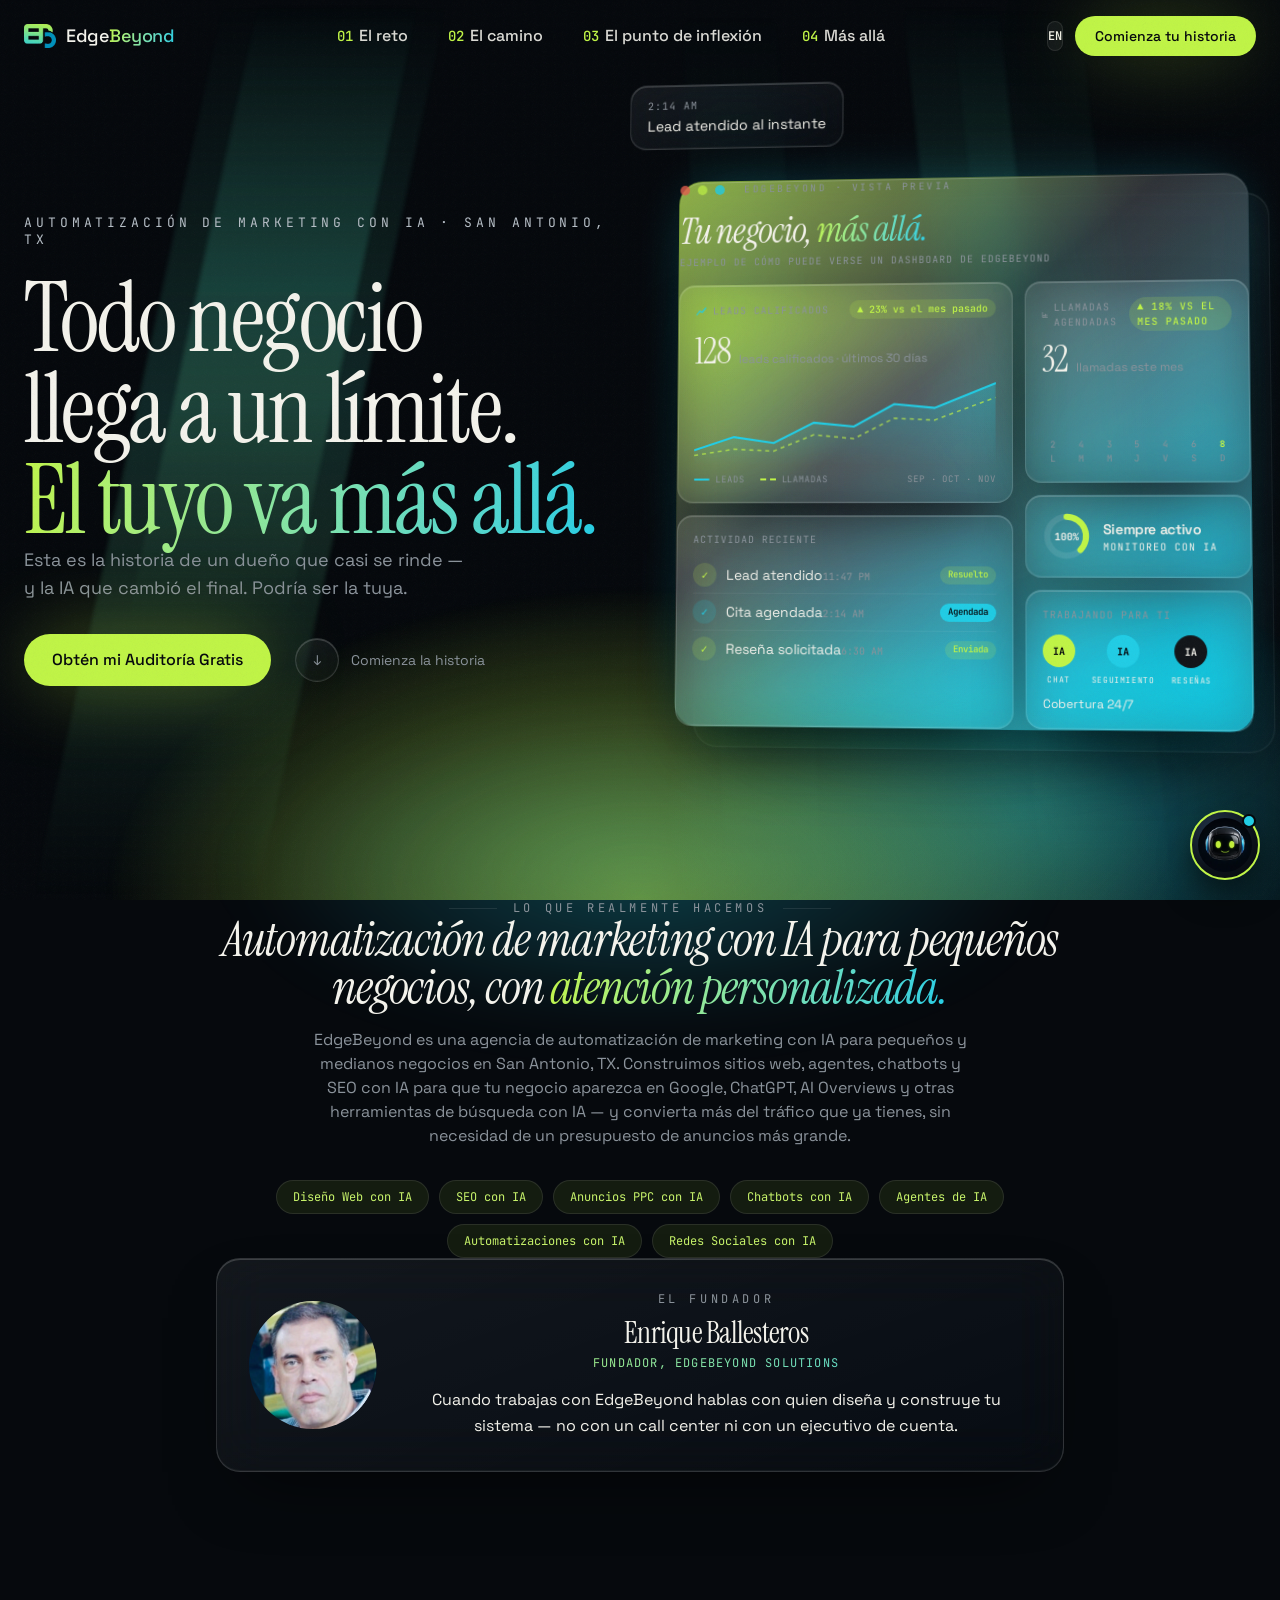
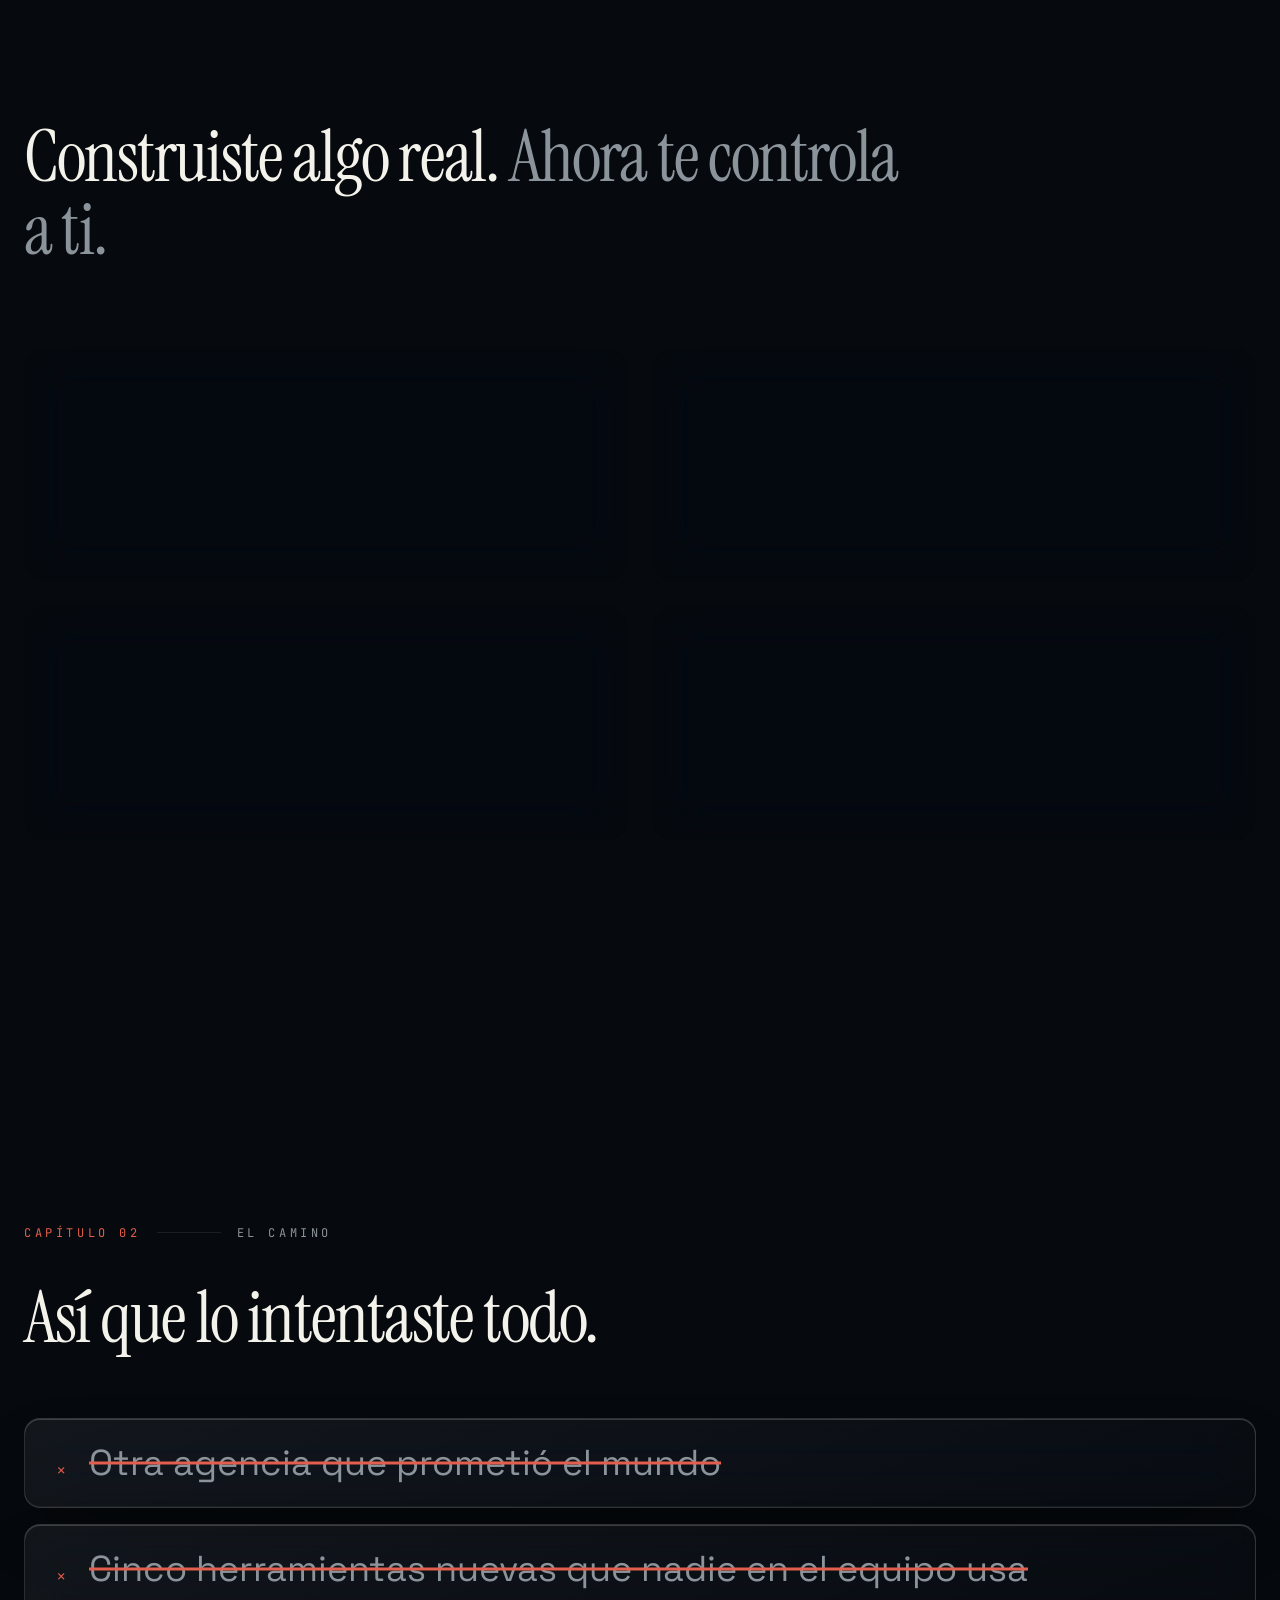
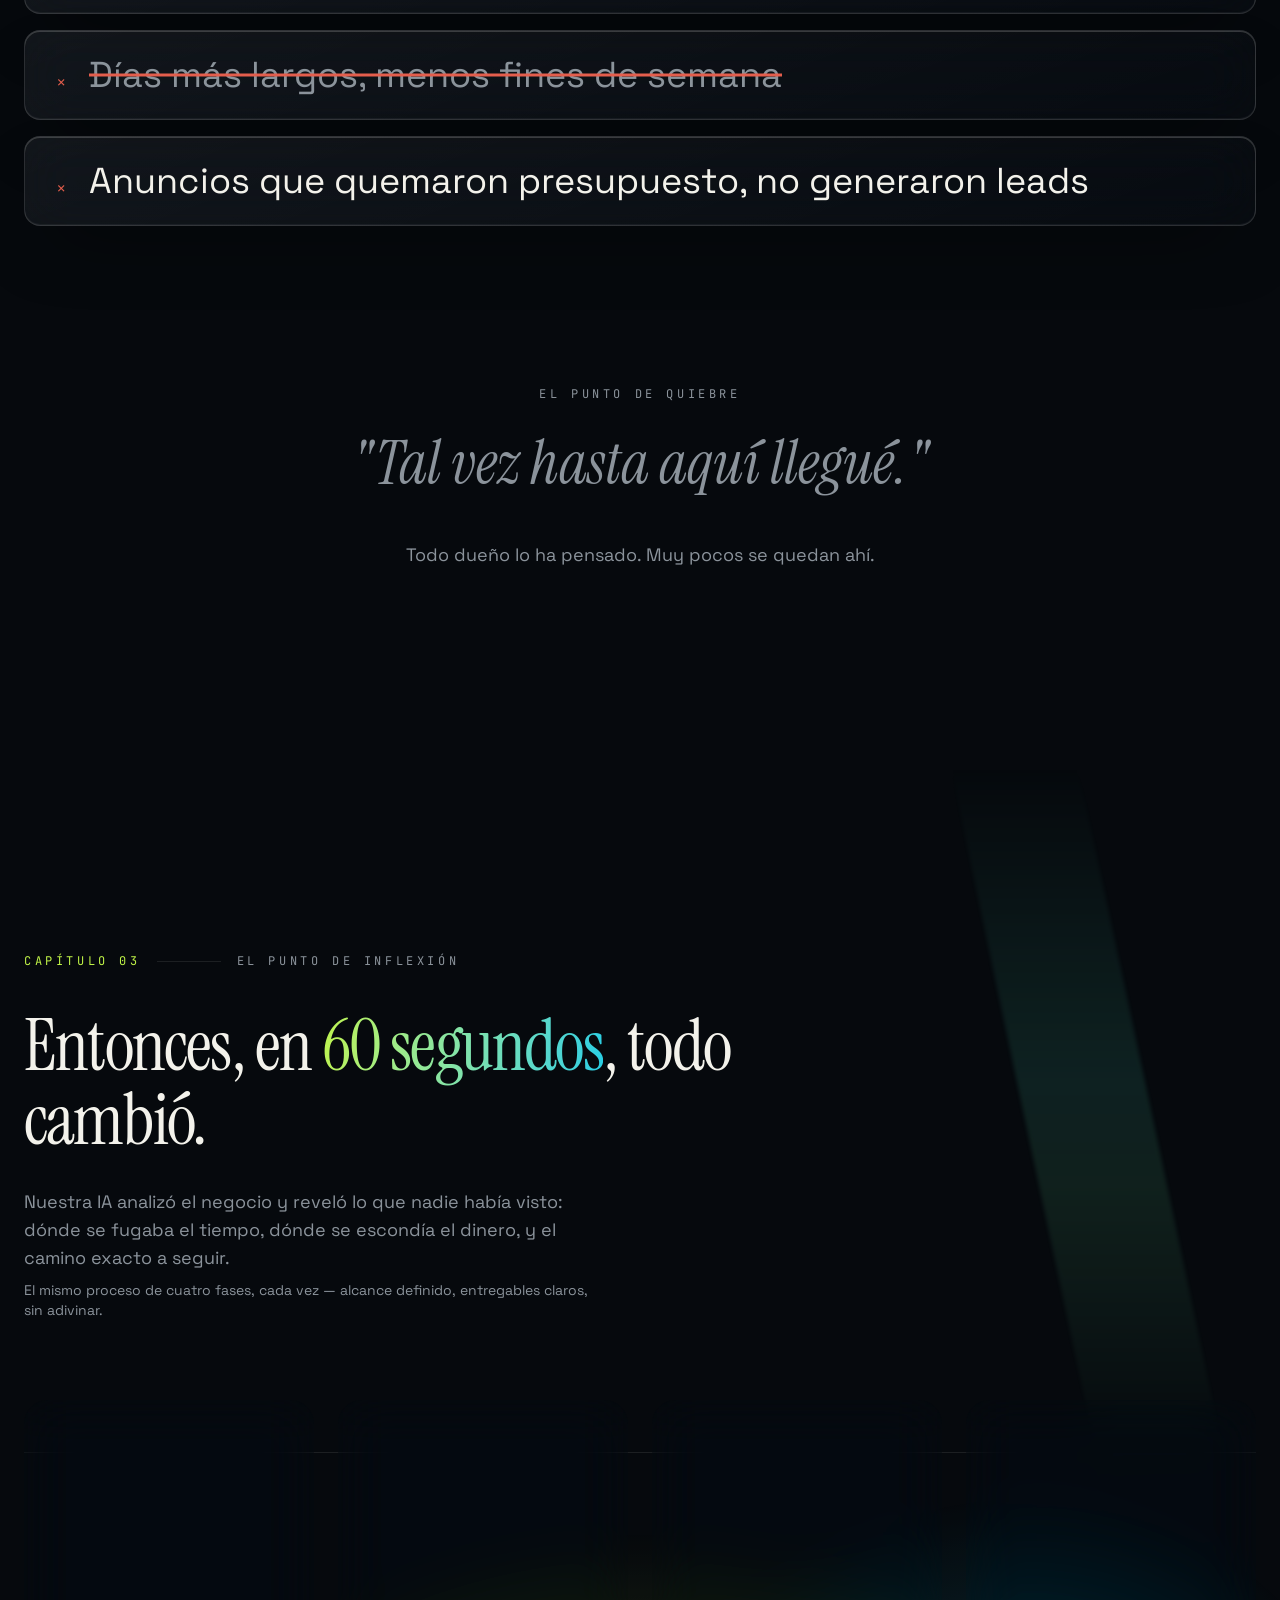
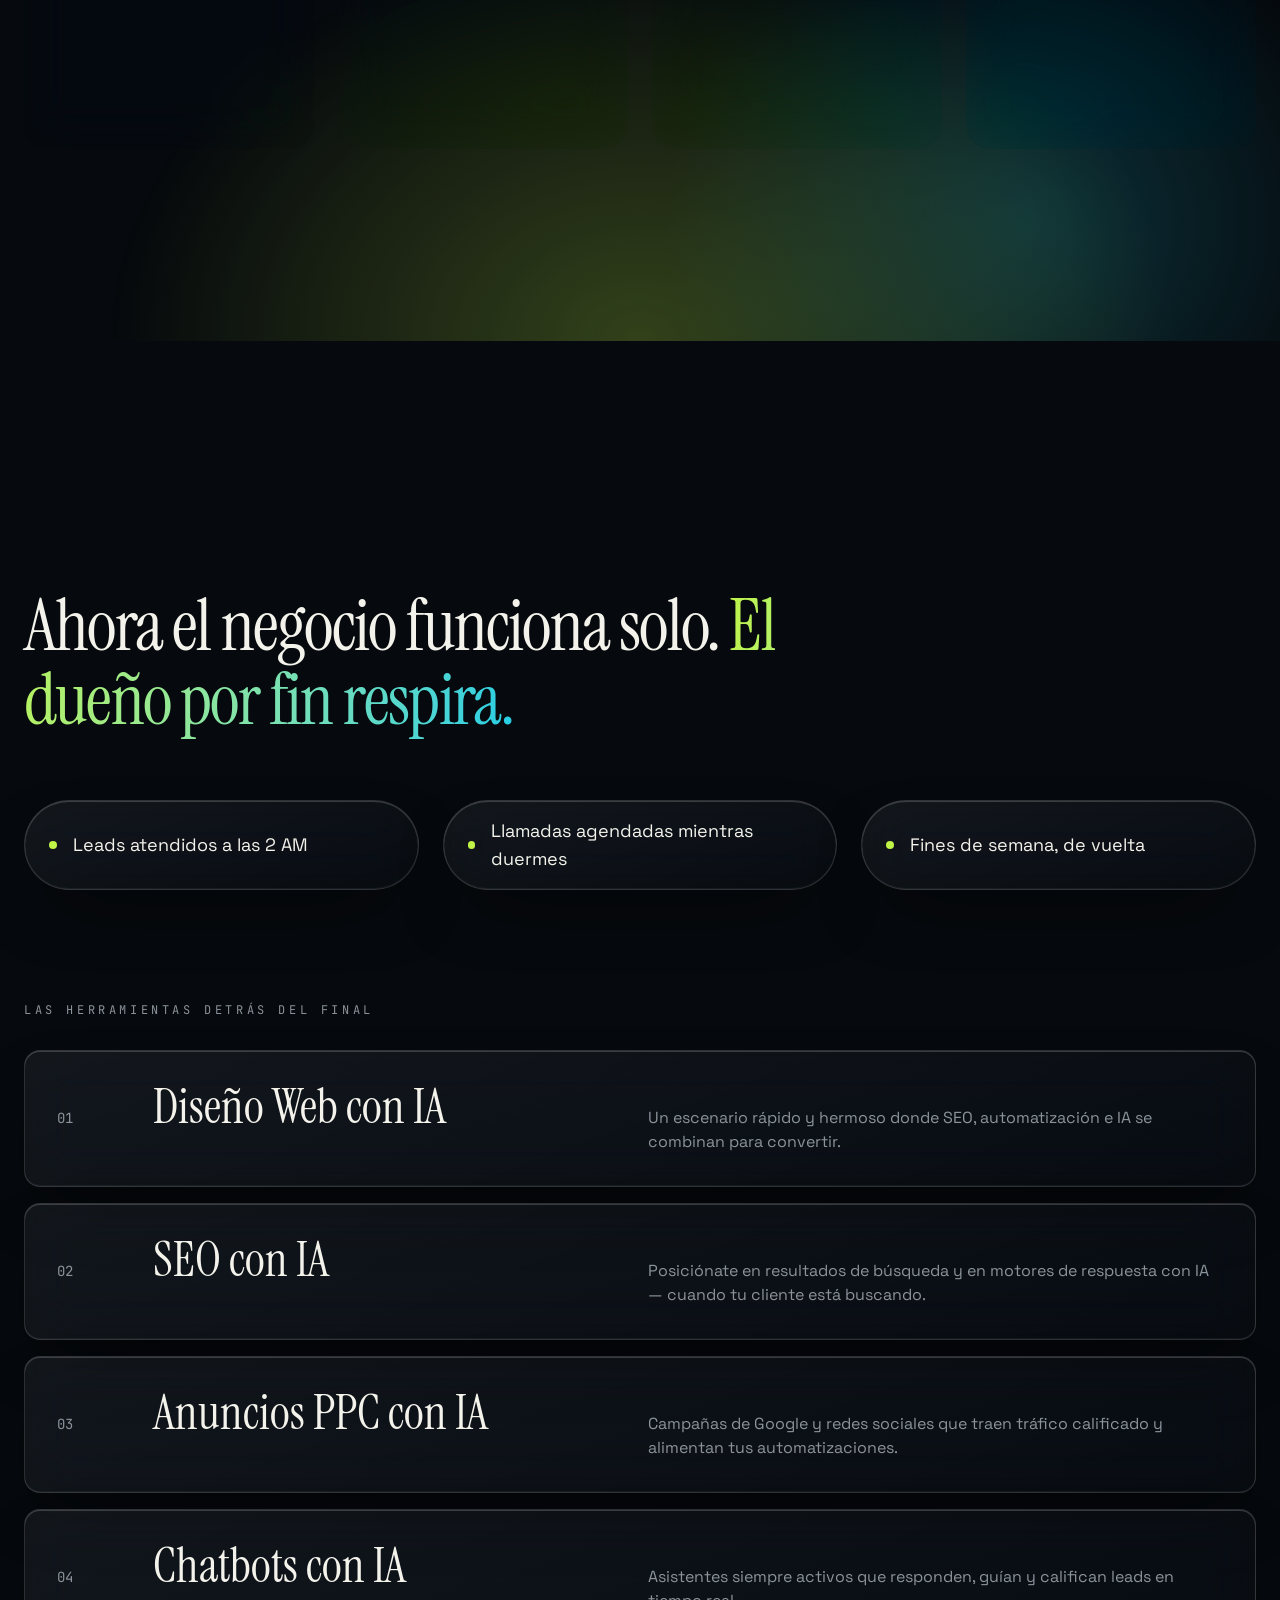
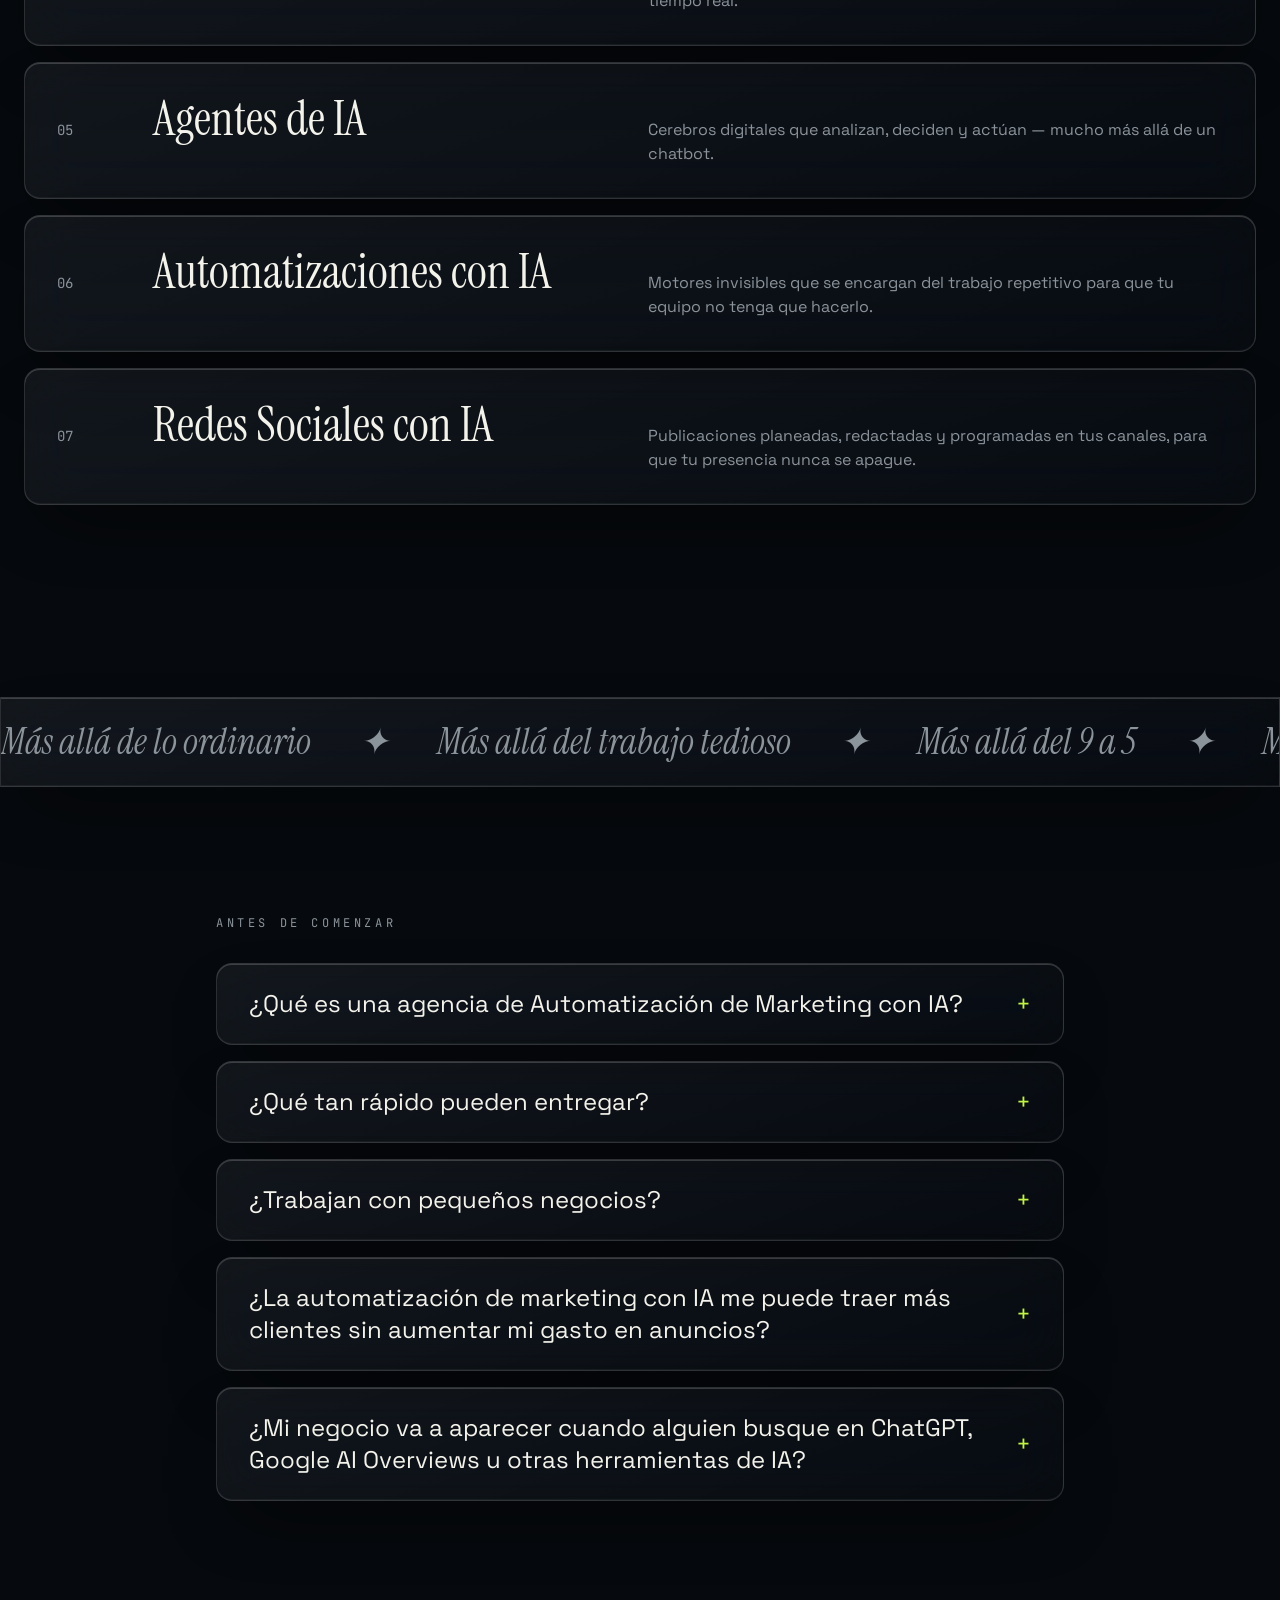
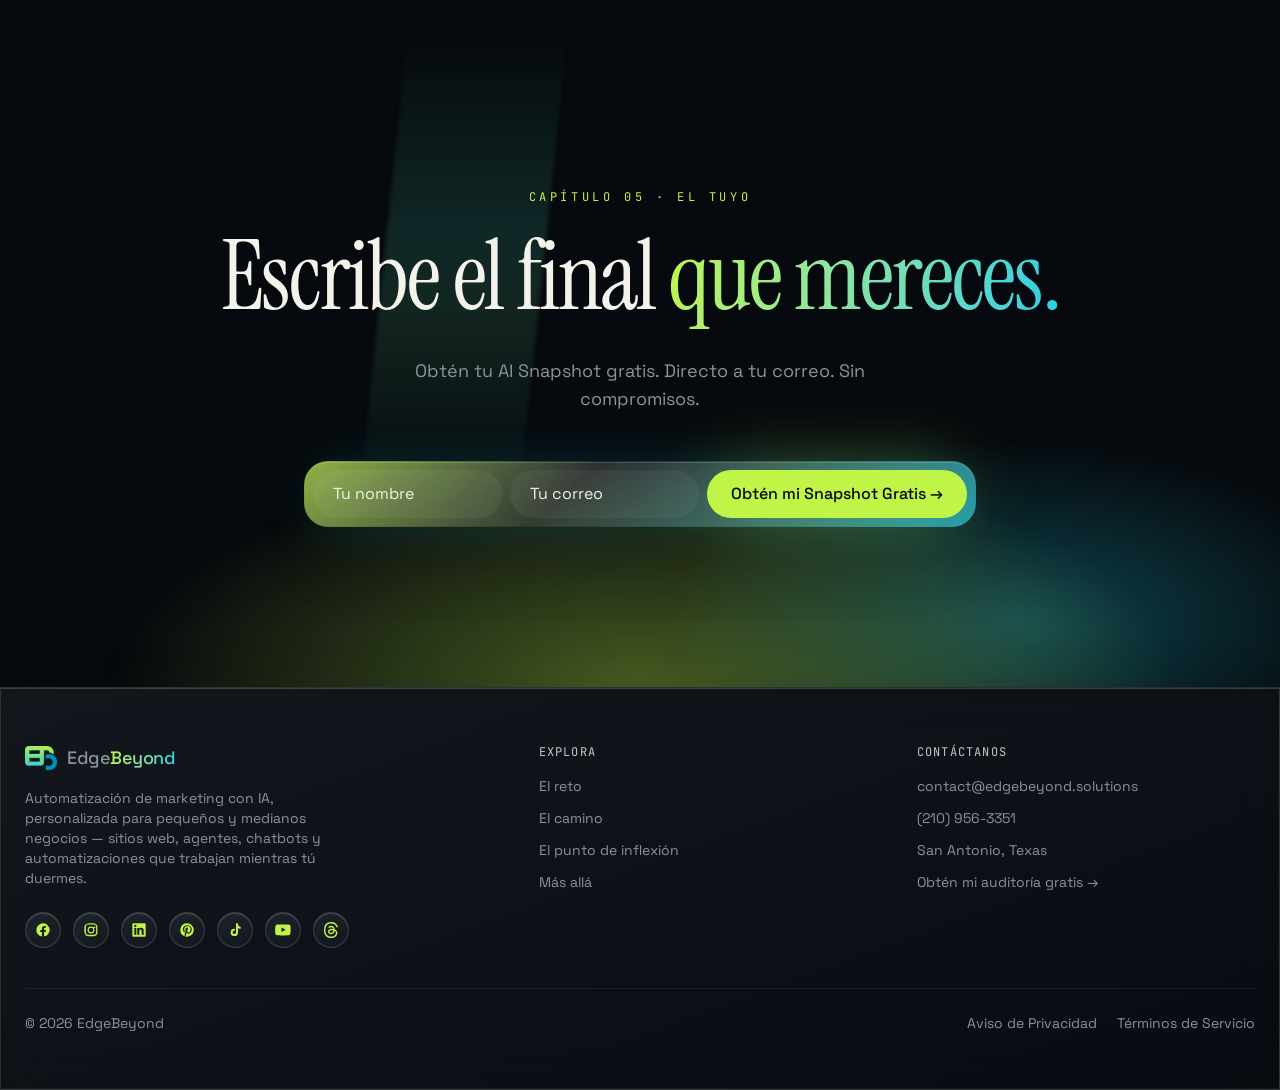
<file: es/index.html>
<!DOCTYPE html>
<html lang="es">
<head>
<meta http-equiv="Cache-Control" content="no-cache, no-store, must-revalidate">
<meta http-equiv="Pragma" content="no-cache">
<meta http-equiv="Expires" content="0">
<script>if ('scrollRestoration' in history) { history.scrollRestoration = 'manual'; }</script>
<!-- Google Tag Manager -->
<script>(function(w,d,s,l,i){w[l]=w[l]||[];w[l].push({'gtm.start':
new Date().getTime(),event:'gtm.js'});var f=d.getElementsByTagName(s)[0],
j=d.createElement(s),dl=l!='dataLayer'?'&l='+l:'';j.async=true;j.src=
'https://www.googletagmanager.com/gtm.js?id='+i+dl;f.parentNode.insertBefore(j,f);
})(window,document,'script','dataLayer','GTM-MPHTCQDV');</script>
<!-- End Google Tag Manager -->
<meta charset="utf-8">
<meta name="viewport" content="width=device-width, initial-scale=1">
<title>Automatización de Marketing con IA para Pequeños Negocios | San Antonio, TX | EdgeBeyond</title>
<meta name="description" content="Automatización de marketing con IA en San Antonio, TX — sitios web, chatbots, agentes y SEO con IA para ganar más clientes. Empieza con tu auditoría gratis.">
<meta name="keywords" content="automatización de marketing con IA, agencia de marketing con IA, marketing automatizado para pequeños negocios, agentes de IA para negocios, SEO con IA, chatbots con IA, agencia de marketing con IA en San Antonio, marketing con IA personalizado">
<meta name="author" content="EdgeBeyond">
<meta name="robots" content="index, follow, max-image-preview:large">
<meta name="theme-color" content="#0b0d12">
<link rel="canonical" href="https://edgebeyond.solutions/es/">
<link rel="alternate" hreflang="en" href="https://edgebeyond.solutions/">
<link rel="alternate" hreflang="es" href="https://edgebeyond.solutions/es/">
<link rel="alternate" hreflang="x-default" href="https://edgebeyond.solutions/">
<meta property="og:type" content="website">
<meta property="og:site_name" content="EdgeBeyond">
<meta property="og:locale" content="es_US">
<meta property="og:title" content="Automatización de Marketing con IA para Pequeños Negocios | San Antonio, TX | EdgeBeyond">
<meta property="og:description" content="Automatización de marketing con IA, personalizada, para pequeños y medianos negocios — sitios web, agentes, chatbots y SEO con IA hechos en San Antonio, TX.">
<meta property="og:url" content="https://edgebeyond.solutions/es/">
<meta property="og:image" content="https://edgebeyond.solutions/og-home-es.png">
<meta property="og:image:width" content="1200">
<meta property="og:image:height" content="630">
<meta property="og:image:type" content="image/png">
<meta name="twitter:card" content="summary_large_image">
<meta name="twitter:title" content="Automatización de Marketing con IA para Pequeños Negocios | San Antonio, TX | EdgeBeyond">
<meta name="twitter:description" content="Automatización de marketing con IA, personalizada, para pequeños y medianos negocios — sitios web, agentes, chatbots y SEO con IA hechos en San Antonio, TX.">
<meta name="twitter:image" content="https://edgebeyond.solutions/og-home-es.png">
<link rel="icon" href="../favicon.ico?v=2" type="image/x-icon">
<link rel="apple-touch-icon" href="../logo-mark-512.png">
<link rel="preconnect" href="https://fonts.googleapis.com">
<link rel="preconnect" href="https://fonts.gstatic.com" crossorigin>
<link rel="preload" as="style" href="https://fonts.googleapis.com/css2?family=Instrument+Serif:ital@0;1&family=JetBrains+Mono:wght@400&family=Space+Grotesk:wght@300;400;500;600&display=swap">
<link rel="stylesheet" href="https://fonts.googleapis.com/css2?family=Instrument+Serif:ital@0;1&family=JetBrains+Mono:wght@400&family=Space+Grotesk:wght@300;400;500;600&display=swap" media="print" onload="this.media='all'">
<noscript><link rel="stylesheet" href="https://fonts.googleapis.com/css2?family=Instrument+Serif:ital@0;1&family=JetBrains+Mono:wght@400&family=Space+Grotesk:wght@300;400;500;600&display=swap"></noscript>
<link rel="stylesheet" href="../styles.css">
<style>html{scroll-padding-top:6.5rem}</style>

<script type="application/ld+json">
{
  "@context": "https://schema.org",
  "@type": "Organization",
  "name": "EdgeBeyond",
  "url": "https://edgebeyond.solutions/es/",
  "logo": "https://edgebeyond.solutions/logo-mark-512.png",
  "email": "contact@edgebeyond.solutions",
  "description": "Agencia de automatización de marketing con IA, personalizada, para pequeños y medianos negocios en San Antonio, TX.",
  "sameAs": [
    "https://www.facebook.com/EdgeBeyondSolutions/",
    "https://www.instagram.com/edgebeyondsolutions/",
    "https://www.linkedin.com/company/edgebeyondsolutions/",
    "https://www.pinterest.com/EdgeBeyondS/",
    "https://www.tiktok.com/@edgebeyond.solutions",
    "https://www.youtube.com/@EdgeBeyondSolutions",

    "https://www.threads.com/@edgebeyondsolutions"
  ]
}
</script>
<script type="application/ld+json">
{
  "@context": "https://schema.org",
  "@type": "WebSite",
  "name": "EdgeBeyond",
  "url": "https://edgebeyond.solutions/es/",
  "inLanguage": ["en", "es"]
}
</script>
<script type="application/ld+json">
{
  "@context": "https://schema.org",
  "@type": "ProfessionalService",
  "name": "EdgeBeyond",
  "description": "Agencia de automatización de marketing con IA, personalizada: sitios web, chatbots, agentes y automatizaciones con IA, SEO y PPC para pequeños y medianos negocios que buscan atención individual.",
  "url": "https://edgebeyond.solutions/es/",
  "email": "contact@edgebeyond.solutions",
  "telephone": "+1-210-956-3351",
  "areaServed": {
    "@type": "City",
    "name": "San Antonio, Texas"
  },
  "address": {
    "@type": "PostalAddress",
    "addressLocality": "San Antonio",
    "addressRegion": "TX",
    "addressCountry": "US"
  },
  "makesOffer": [
    { "@type": "Offer", "itemOffered": { "@type": "Service", "name": "Diseño Web con IA" } },
    { "@type": "Offer", "itemOffered": { "@type": "Service", "name": "SEO con IA" } },
    { "@type": "Offer", "itemOffered": { "@type": "Service", "name": "Anuncios PPC con IA" } },
    { "@type": "Offer", "itemOffered": { "@type": "Service", "name": "Chatbots con IA" } },
    { "@type": "Offer", "itemOffered": { "@type": "Service", "name": "Agentes de IA" } },
    { "@type": "Offer", "itemOffered": { "@type": "Service", "name": "Automatizaciones con IA" } },
    { "@type": "Offer", "itemOffered": { "@type": "Service", "name": "Redes Sociales con IA" } }
  ]
}
</script>
<script type="application/ld+json">
{
  "@context": "https://schema.org",
  "@type": "FAQPage",
  "mainEntity": [
    {
      "@type": "Question",
      "name": "¿Qué es una agencia de Automatización de Marketing con IA?",
      "acceptedAnswer": {
        "@type": "Answer",
        "text": "Una agencia que combina diseño web, marketing digital y agentes de IA para atraer prospectos calificados y hacer crecer tu negocio con menos esfuerzo manual."
      }
    },
    {
      "@type": "Question",
      "name": "¿Qué tan rápido pueden entregar?",
      "acceptedAnswer": {
        "@type": "Answer",
        "text": "En semanas, no meses. Empezamos con un diagnóstico, priorizamos las acciones de mayor retorno y construimos por fases para que veas valor desde el principio."
      }
    },
    {
      "@type": "Question",
      "name": "¿Trabajan con pequeños negocios?",
      "acceptedAnswer": {
        "@type": "Answer",
        "text": "Sí — los pequeños y medianos negocios son exactamente para quienes construimos. Hablas directamente con las personas que diseñan y construyen tu solución, con atención personalizada en vez de un call center."
      }
    },
    {
      "@type": "Question",
      "name": "¿La automatización de marketing con IA me puede traer más clientes sin aumentar mi gasto en anuncios?",
      "acceptedAnswer": {
        "@type": "Answer",
        "text": "Sí. La automatización de marketing con IA se enfoca en convertir el tráfico y los leads que ya tienes — respondiendo al instante, dando seguimiento automático y calificando prospectos — para que consigas más clientes con el mismo presupuesto, en vez de solo gastar más en anuncios."
      }
    },
    {
      "@type": "Question",
      "name": "¿Mi negocio va a aparecer cuando alguien busque en ChatGPT, Google AI Overviews u otras herramientas de IA?",
      "acceptedAnswer": {
        "@type": "Answer",
        "text": "Eso es parte de nuestro servicio de SEO con IA. Estructuramos tu sitio web y contenido para que los motores de búsqueda y respuesta con IA puedan encontrar, entender y recomendar tu negocio, no solo los resultados de búsqueda tradicionales."
      }
    }
  ]
}
</script>
<style id="eb-mobile-fixes">
  /* Mobile QA fixes - 2026-11-26: brighter hero eyebrow; dashboard times/pills never wrap */
  #heroEyebrow { font-size: 13px; color: oklch(0.80 0.015 250); }
  #holoPanel ul li > span:last-child { white-space: nowrap; }
  #holoPanel ul li > span:nth-child(2) > span:last-child { white-space: nowrap; }
</style>
</head>
<body class="grain overflow-x-clip" id="top">
<!-- Google Tag Manager (noscript) -->
<noscript><iframe src="https://www.googletagmanager.com/ns.html?id=GTM-MPHTCQDV"
height="0" width="0" style="display:none;visibility:hidden"></iframe></noscript>
<!-- End Google Tag Manager (noscript) -->

<!-- Ambient -->
<div class="pointer-events-none fixed inset-0 -z-10" aria-hidden="true">
  <div class="absolute inset-0 horizon opacity-50 md:opacity-70"></div>
  <div class="holo-beam absolute left-[10%] top-0 h-full w-24 -skew-x-12 opacity-30 md:w-56 md:opacity-50"></div>
  <div class="holo-beam absolute right-[12%] top-0 h-full w-16 skew-x-6 opacity-20 md:w-32 md:opacity-35"></div>
  <div class="holo-beam absolute left-[55%] top-0 h-full w-12 skew-x-3 opacity-15 md:w-24 md:opacity-25"></div>
  <div class="floor-glow absolute -bottom-40 left-1/2 h-96 w-[90%] -translate-x-1/2"></div>
</div>

<!-- Nav -->
<header id="siteNav" class="fixed inset-x-0 top-0 z-40 border-b border-transparent transition-all duration-500">
  <div class="mx-auto flex max-w-7xl items-center justify-between px-6 py-4">
    <a href="#top" class="flex items-center gap-2.5" aria-label="EdgeBeyond">
      <picture><source srcset="../logo-mark-color.webp" type="image/webp"><img src="../logo-mark-color.png" alt="" aria-hidden="true" class="h-6 w-8 shrink-0 object-contain"></picture>
      <span class="text-lg font-medium tracking-tight">Edge<span class="text-edge">Beyond</span></span>
    </a>
    <nav class="hidden items-center gap-10 md:flex">
      <a href="#challenge" class="group text-base font-medium text-foreground/90 transition-colors hover:text-primary"><span class="mr-1.5 font-mono text-sm text-primary">01</span>El reto</a>
      <a href="#journey" class="group text-base font-medium text-foreground/90 transition-colors hover:text-primary"><span class="mr-1.5 font-mono text-sm text-primary">02</span>El camino</a>
      <a href="#turning" class="group text-base font-medium text-foreground/90 transition-colors hover:text-primary"><span class="mr-1.5 font-mono text-sm text-primary">03</span>El punto de inflexión</a>
      <a href="#beyond" class="group text-base font-medium text-foreground/90 transition-colors hover:text-primary"><span class="mr-1.5 font-mono text-sm text-primary">04</span>Más allá</a>
    </nav>
    <div class="flex items-center gap-3">
      <a href="../index.html" class="hidden rounded-full border border-foreground/25 bg-white/5 px-3.5 py-1.5 font-mono text-xs font-semibold text-foreground backdrop-blur-sm transition-all hover:border-primary hover:bg-primary/10 hover:text-primary sm:inline-block" hreflang="en">EN</a>
      <a href="https://calendar.app.google/oV2TzbkDzcQhNi2w7" target="_blank" rel="noopener" class="hidden rounded-full bg-primary px-5 py-2.5 text-sm font-medium text-primary-foreground shadow-glow transition-transform hover:scale-105 sm:inline-block">Comienza tu historia</a>
      <button id="navToggle" type="button" class="glass flex h-11 w-11 items-center justify-center rounded-full text-foreground md:hidden" aria-label="Abrir menú" aria-expanded="false" aria-controls="mobileNav">
        <svg id="navIconOpen" width="18" height="18" viewBox="0 0 18 18" fill="none" aria-hidden="true"><path d="M1 4h16M1 9h16M1 14h16" stroke="currentColor" stroke-width="1.8" stroke-linecap="round"></path></svg>
        <svg id="navIconClose" width="18" height="18" viewBox="0 0 18 18" fill="none" aria-hidden="true" class="hidden"><path d="M2 2l14 14M16 2L2 16" stroke="currentColor" stroke-width="1.8" stroke-linecap="round"></path></svg>
      </button>
    </div>
  </div>
  <nav id="mobileNav" class="glass mx-4 hidden flex-col overflow-hidden rounded-2xl border-x-0 md:hidden" aria-label="Móvil">
    <a href="#challenge" class="flex items-center gap-3 border-b border-border/60 px-6 py-4 text-lg font-medium text-foreground"><span class="font-mono text-xs text-primary">01</span>El reto</a>
    <a href="#journey" class="flex items-center gap-3 border-b border-border/60 px-6 py-4 text-lg font-medium text-foreground"><span class="font-mono text-xs text-primary">02</span>El camino</a>
    <a href="#turning" class="flex items-center gap-3 border-b border-border/60 px-6 py-4 text-lg font-medium text-foreground"><span class="font-mono text-xs text-primary">03</span>El punto de inflexión</a>
    <a href="#beyond" class="flex items-center gap-3 border-b border-border/60 px-6 py-4 text-lg font-medium text-foreground"><span class="font-mono text-xs text-primary">04</span>Más allá</a>
    <a href="../index.html" hreflang="en" class="flex items-center gap-3 border-b border-border/60 px-6 py-4 text-lg font-medium text-foreground"><span class="font-mono text-xs text-primary">EN</span>English</a>
    <a href="https://calendar.app.google/oV2TzbkDzcQhNi2w7" target="_blank" rel="noopener" class="flex items-center justify-center bg-primary px-6 py-4 text-base font-medium text-primary-foreground sm:hidden">Comienza tu historia</a>
  </nav>
</header>

<!-- HERO -->
<section id="hero" class="relative flex min-h-screen items-center overflow-hidden">
  <div class="absolute inset-0 horizon"></div>
  <div class="holo-beam absolute left-[15%] top-0 h-[70%] w-20 -skew-x-12 opacity-35 md:w-40 md:opacity-60" aria-hidden="true"></div>
  <div class="holo-beam absolute right-[20%] top-0 h-[55%] w-14 skew-x-6 opacity-25 md:w-24 md:opacity-40" aria-hidden="true"></div>

  <div class="relative mx-auto grid w-full max-w-7xl items-center gap-12 px-6 pb-16 pt-28 lg:grid-cols-2">
    <div>
      <p id="heroEyebrow" class="reveal font-mono text-xs uppercase tracking-[0.3em] text-muted-foreground">Automatización de Marketing con IA · San Antonio, TX</p>
      <h1 class="reveal mt-6 font-display text-6xl leading-[0.95] tracking-tight md:text-8xl">
        Todo negocio<br>llega a un límite.<br>
        <em class="text-edge not-italic">El tuyo va más allá.</em>
      </h1>
      <p class="reveal mt-7 max-w-md text-lg text-muted-foreground">Esta es la historia de un dueño que casi se rinde — y la IA que cambió el final. Podría ser la tuya.</p>
      <div class="reveal mt-8 flex flex-wrap items-center gap-6">
        <a href="./snapshot/" class="rounded-full bg-primary px-7 py-3.5 font-medium text-primary-foreground shadow-glow transition-transform hover:scale-105">Obtén mi Auditoría Gratis</a>
        <a href="#challenge" class="group flex items-center gap-3 text-sm text-muted-foreground transition-colors hover:text-foreground">
          <span class="glass flex h-11 w-11 items-center justify-center rounded-full transition-colors group-hover:text-primary">↓</span>
          Comienza la historia
        </a>
      </div>
    </div>

    <div class="reveal">
      <div class="tilt-scene relative mx-auto w-full max-w-xl" id="holoScene">
        <div class="floor-glow absolute -bottom-16 left-1/2 h-40 w-[120%] -translate-x-1/2" aria-hidden="true"></div>
        <div class="tilt-panel relative" id="holoPanel" style="--rx:3deg;--ry:-4deg">
          <div class="glass absolute inset-0 translate-x-5 translate-y-5 rounded-3xl opacity-40" aria-hidden="true"></div>
          <div class="glass-edge relative rounded-3xl p-5 md:p-6">
            <div class="flex items-center gap-2">
              <span class="h-2.5 w-2.5 rounded-full bg-pain/80"></span>
              <span class="h-2.5 w-2.5 rounded-full bg-primary/70"></span>
              <span class="h-2.5 w-2.5 rounded-full bg-accent/80"></span>
              <span class="ml-3 font-mono text-[10px] uppercase tracking-[0.25em] text-muted-foreground">edgebeyond · vista previa</span>
            </div>
            <p class="mt-4 font-display text-3xl italic tracking-tight md:text-4xl">Tu negocio, <span class="text-edge">más allá.</span></p>
            <p class="mt-1 font-mono text-[10px] uppercase tracking-widest text-muted-foreground">Ejemplo de cómo puede verse un dashboard de EdgeBeyond</p>
            <div class="mt-4 grid grid-cols-5 gap-3">
              <div class="col-span-5 flex flex-col gap-3 md:col-span-3">
                <div class="glass layer-1 rounded-2xl p-4">
                  <div class="flex items-center justify-between">
                    <span class="flex items-center gap-1.5 font-mono text-[10px] uppercase tracking-widest text-muted-foreground">
                      <svg viewBox="0 0 16 16" class="h-3 w-3 text-accent" fill="none" aria-hidden="true"><path d="M2 12 6 7l3 2 5-6" stroke="currentColor" stroke-width="1.6" stroke-linecap="round" stroke-linejoin="round"></path></svg>
                      Leads calificados
                    </span>
                    <span class="rounded-full bg-primary/15 px-2 py-0.5 font-mono text-[10px] font-medium text-primary">▲ 23% vs el mes pasado</span>
                  </div>
                  <div class="mt-3 flex items-baseline gap-2"><span class="font-display text-4xl tracking-tight">128</span><span class="text-xs text-muted-foreground">leads calificados · últimos 30 días</span></div>
                  <svg viewBox="0 0 300 90" class="mt-1 w-full" aria-hidden="true">
                    <defs>
                      <linearGradient id="area" x1="0" y1="0" x2="0" y2="1">
                        <stop stop-color="var(--accent)" stop-opacity="0.35"></stop>
                        <stop offset="1" stop-color="var(--accent)" stop-opacity="0"></stop>
                      </linearGradient>
                    </defs>
                    <path d="M0 75 L40 62 L80 68 L120 48 L160 52 L200 30 L240 34 L300 10 L300 90 L0 90 Z" fill="url(#area)"></path>
                    <path d="M0 75 L40 62 L80 68 L120 48 L160 52 L200 30 L240 34 L300 10" fill="none" stroke="var(--accent)" stroke-width="2" stroke-linecap="round"></path>
                    <path d="M0 80 L40 74 L80 76 L120 60 L160 64 L200 44 L240 46 L300 24" fill="none" stroke="var(--primary)" stroke-width="1.5" stroke-dasharray="4 4" opacity="0.7"></path>
                  </svg>
                  <div class="mt-2 flex items-center justify-between"><div class="flex items-center gap-4 font-mono text-[9px] uppercase tracking-widest text-muted-foreground"><span class="flex items-center gap-1.5"><span style="display:inline-block;width:16px;height:2px;border-radius:2px;background:var(--accent)"></span>Leads</span><span class="flex items-center gap-1.5"><span style="display:inline-block;width:16px;border-top:2px dashed var(--primary)"></span>Llamadas</span></div><span class="font-mono text-[9px] uppercase tracking-widest text-muted-foreground">Sep · Oct · Nov</span></div>
                </div>
                <div class="glass layer-1 flex-1 rounded-2xl p-4">
                  <p class="font-mono text-[10px] uppercase tracking-widest text-muted-foreground">Actividad reciente</p>
                  <ul class="mt-2.5 flex flex-col"><li class="flex items-center gap-2.5 border-b border-border/60 py-1.5 last:border-0"><span class="flex h-6 w-6 shrink-0 items-center justify-center rounded-full bg-primary/15 text-primary font-mono text-[10px]">✓</span><span class="min-w-0 flex-1"><span class="block text-sm leading-tight">Lead atendido</span><span class="mt-0.5 block font-mono text-[10px] text-muted-foreground">11:47 PM</span></span><span class="shrink-0 rounded-full px-2 py-0.5 font-mono text-[9px] font-medium bg-primary/15 text-primary">Resuelto</span></li><li class="flex items-center gap-2.5 border-b border-border/60 py-1.5 last:border-0"><span class="flex h-6 w-6 shrink-0 items-center justify-center rounded-full bg-accent/15 text-accent font-mono text-[10px]">✓</span><span class="min-w-0 flex-1"><span class="block text-sm leading-tight">Cita agendada</span><span class="mt-0.5 block font-mono text-[10px] text-muted-foreground">2:14 AM</span></span><span class="shrink-0 rounded-full px-2 py-0.5 font-mono text-[9px] font-medium bg-accent text-background">Agendada</span></li><li class="flex items-center gap-2.5 border-b border-border/60 py-1.5 last:border-0"><span class="flex h-6 w-6 shrink-0 items-center justify-center rounded-full bg-primary/15 text-primary font-mono text-[10px]">✓</span><span class="min-w-0 flex-1"><span class="block text-sm leading-tight">Reseña solicitada</span><span class="mt-0.5 block font-mono text-[10px] text-muted-foreground">6:30 AM</span></span><span class="shrink-0 rounded-full px-2 py-0.5 font-mono text-[9px] font-medium bg-primary/15 text-primary">Enviada</span></li></ul>
                </div>
              </div>

              <div class="col-span-5 flex flex-col gap-3 md:col-span-2">
                <div class="glass layer-1 relative rounded-2xl p-4">
                  <p class="flex items-center gap-1.5 font-mono text-[10px] uppercase tracking-widest text-muted-foreground">
                    <svg viewBox="0 0 16 16" class="h-3 w-3" fill="none" aria-hidden="true"><path d="M2 2v12h12" stroke="currentColor" stroke-width="1.6" stroke-linecap="round"></path><rect x="4" y="8" width="2" height="4" rx="0.6" fill="currentColor"></rect><rect x="7.5" y="5" width="2" height="7" rx="0.6" fill="currentColor"></rect><rect x="11" y="6.5" width="2" height="5.5" rx="0.6" fill="currentColor"></rect></svg>
                    Llamadas agendadas
                    <span class="ml-auto rounded-full bg-primary/15 px-2 py-0.5 font-mono text-[10px] font-medium normal-case tracking-normal text-primary">▲ 18% vs el mes pasado</span>
                  </p>
                  <div class="mt-2 flex items-baseline gap-2"><span class="font-display text-4xl tracking-tight">32</span><span class="text-xs text-muted-foreground">llamadas este mes</span></div>
                  <div class="mt-3 flex items-end gap-1.5" style="height:74px"><span class="flex flex-1 flex-col items-center gap-1"><span class="font-mono text-[9px] text-muted-foreground">2</span><span class="w-full rounded-sm bg-gradient-to-t from-accent/30 to-primary/80" style="height:25%"></span><span class="font-mono text-[9px] text-muted-foreground">L</span></span><span class="flex flex-1 flex-col items-center gap-1"><span class="font-mono text-[9px] text-muted-foreground">4</span><span class="w-full rounded-sm bg-gradient-to-t from-accent/30 to-primary/80" style="height:50%"></span><span class="font-mono text-[9px] text-muted-foreground">M</span></span><span class="flex flex-1 flex-col items-center gap-1"><span class="font-mono text-[9px] text-muted-foreground">3</span><span class="w-full rounded-sm bg-gradient-to-t from-accent/30 to-primary/80" style="height:38%"></span><span class="font-mono text-[9px] text-muted-foreground">M</span></span><span class="flex flex-1 flex-col items-center gap-1"><span class="font-mono text-[9px] text-muted-foreground">5</span><span class="w-full rounded-sm bg-gradient-to-t from-accent/30 to-primary/80" style="height:63%"></span><span class="font-mono text-[9px] text-muted-foreground">J</span></span><span class="flex flex-1 flex-col items-center gap-1"><span class="font-mono text-[9px] text-muted-foreground">4</span><span class="w-full rounded-sm bg-gradient-to-t from-accent/30 to-primary/80" style="height:50%"></span><span class="font-mono text-[9px] text-muted-foreground">V</span></span><span class="flex flex-1 flex-col items-center gap-1"><span class="font-mono text-[9px] text-muted-foreground">6</span><span class="w-full rounded-sm bg-gradient-to-t from-accent/30 to-primary/80" style="height:75%"></span><span class="font-mono text-[9px] text-muted-foreground">S</span></span><span class="flex flex-1 flex-col items-center gap-1"><span class="font-mono text-[9px] font-bold text-primary">8</span><span class="w-full rounded-sm bg-gradient-to-t from-accent/30 to-primary/80 shadow-glow" style="height:100%"></span><span class="font-mono text-[9px] text-muted-foreground">D</span></span></div>
                </div>
                <div class="glass layer-1 flex items-center gap-3 rounded-2xl p-4">
                  <span class="relative inline-flex shrink-0"><svg viewBox="0 0 40 40" class="h-12 w-12" aria-hidden="true">
                    <circle cx="20" cy="20" r="16" fill="none" stroke="var(--border)" stroke-width="5"></circle>
                    <path d="M20 4a16 16 0 0 1 11.3 27.3" fill="none" stroke="var(--primary)" stroke-width="5" stroke-linecap="round"></path>
                  </svg><span class="absolute inset-0 flex items-center justify-center font-mono text-[10px] font-bold">100%</span></span>
                  <div class="min-w-0">
                    <p class="text-sm font-semibold tracking-tight">Siempre activo</p>
                    <p class="font-mono text-[10px] uppercase tracking-widest text-foreground/70">Monitoreo con IA</p>
                  </div>
                </div>
                <div class="glass layer-1 flex-1 rounded-2xl p-4">
                  <p class="font-mono text-[10px] uppercase tracking-widest text-muted-foreground">Trabajando para ti</p>
                  <div class="mt-3 flex gap-4" style="align-items:flex-start"><span class="flex flex-col items-center gap-1.5"><span class="flex h-8 w-8 items-center justify-center rounded-full bg-primary font-mono text-[10px] font-bold text-primary-foreground">IA</span><span class="font-mono uppercase text-foreground/70" style="font-size:8px;letter-spacing:.08em">Chat</span></span><span class="flex flex-col items-center gap-1.5"><span class="flex h-8 w-8 items-center justify-center rounded-full bg-accent font-mono text-[10px] font-bold text-background">IA</span><span class="font-mono uppercase text-foreground/70" style="font-size:8px;letter-spacing:.08em">Seguimiento</span></span><span class="flex flex-col items-center gap-1.5"><span class="flex h-8 w-8 items-center justify-center rounded-full bg-muted font-mono text-[10px] font-bold text-foreground">IA</span><span class="font-mono uppercase text-foreground/70" style="font-size:8px;letter-spacing:.08em">Reseñas</span></span></div><p class="mt-2.5 text-xs text-foreground/70">Cobertura 24/7</p>
                </div>
              </div>
            </div>
          </div>
          <div class="glass layer-3 animate-float absolute -left-6 -top-8 hidden rounded-2xl px-4 py-3 md:block" style="top:-4.5rem">
            <p class="font-mono text-[10px] uppercase tracking-widest text-muted-foreground">2:14 AM</p>
            <p class="mt-0.5 text-sm">Lead atendido al instante</p>
          </div>
          
        </div>
      </div>
    </div>
  </div>
</section>

<!-- QUÉ HACEMOS — definición directa, rica en palabras clave para buscadores y motores de IA -->
<section class="mx-auto max-w-4xl px-6 pb-28 pt-40 text-center">
  <div class="reveal mb-7 flex items-center justify-center gap-4 font-mono text-xs uppercase tracking-[0.3em] text-muted-foreground">
    <span class="h-px w-12 bg-border"></span>Lo que realmente hacemos<span class="h-px w-12 bg-border"></span>
  </div>
  <h2 class="reveal font-display text-4xl italic leading-[1.08] tracking-tight md:text-5xl">Automatización de marketing con IA para pequeños negocios, con <span class="text-edge">atención personalizada.</span></h2>
  <p class="reveal mx-auto mt-4 max-w-2xl text-muted-foreground">EdgeBeyond es una agencia de automatización de marketing con IA para pequeños y medianos negocios en San Antonio, TX. Construimos sitios web, agentes, chatbots y SEO con IA para que tu negocio aparezca en Google, ChatGPT, AI Overviews y otras herramientas de búsqueda con IA — y convierta más del tráfico que ya tienes, sin necesidad de un presupuesto de anuncios más grande.</p>
  <div class="reveal mt-8 flex flex-wrap justify-center gap-2.5">
    <span class="rounded-full border border-primary/30 px-4 py-2 font-mono text-xs" style="background:color-mix(in oklab, var(--primary) 8%, transparent); color:color-mix(in oklab, var(--primary) 85%, var(--foreground));">Diseño Web con IA</span>
    <span class="rounded-full border border-primary/30 px-4 py-2 font-mono text-xs" style="background:color-mix(in oklab, var(--primary) 8%, transparent); color:color-mix(in oklab, var(--primary) 85%, var(--foreground));">SEO con IA</span>
    <span class="rounded-full border border-primary/30 px-4 py-2 font-mono text-xs" style="background:color-mix(in oklab, var(--primary) 8%, transparent); color:color-mix(in oklab, var(--primary) 85%, var(--foreground));">Anuncios PPC con IA</span>
    <span class="rounded-full border border-primary/30 px-4 py-2 font-mono text-xs" style="background:color-mix(in oklab, var(--primary) 8%, transparent); color:color-mix(in oklab, var(--primary) 85%, var(--foreground));">Chatbots con IA</span>
    <span class="rounded-full border border-primary/30 px-4 py-2 font-mono text-xs" style="background:color-mix(in oklab, var(--primary) 8%, transparent); color:color-mix(in oklab, var(--primary) 85%, var(--foreground));">Agentes de IA</span>
    <span class="rounded-full border border-primary/30 px-4 py-2 font-mono text-xs" style="background:color-mix(in oklab, var(--primary) 8%, transparent); color:color-mix(in oklab, var(--primary) 85%, var(--foreground));">Automatizaciones con IA</span>
    <span class="rounded-full border border-primary/30 px-4 py-2 font-mono text-xs" style="background:color-mix(in oklab, var(--primary) 8%, transparent); color:color-mix(in oklab, var(--primary) 85%, var(--foreground));">Redes Sociales con IA</span>
  </div>
</section>

<!-- FOUNDER -->
<section class="mx-auto max-w-4xl px-6 pb-28">
  <div class="reveal glass rounded-3xl p-8 md:p-10">
    <div class="flex flex-col items-center gap-6 text-center sm:flex-row sm:gap-8 sm:text-left">
      <img src="../assets/enrique-founder.jpg" alt="Enrique Ballesteros, fundador de EdgeBeyond Solutions" width="709" height="709" loading="lazy" class="h-28 w-28 shrink-0 rounded-full object-cover ring-2 ring-primary/40 md:h-32 md:w-32">
      <div>
        <p class="font-mono text-xs uppercase tracking-[0.3em] text-muted-foreground">El fundador</p>
        <h3 class="mt-2 font-display text-2xl tracking-tight md:text-3xl">Enrique Ballesteros</h3>
        <p class="mt-1 font-mono text-xs uppercase tracking-widest text-edge">Fundador, EdgeBeyond Solutions</p>
        <p class="mt-4 leading-relaxed text-foreground/85">Cuando trabajas con EdgeBeyond hablas con quien diseña y construye tu sistema — no con un call center ni con un ejecutivo de cuenta.</p>
      </div>
    </div>
  </div>
</section>

<!-- CH 1 — PAIN -->
<section class="mx-auto max-w-7xl px-6 py-32 md:py-48">
  <div id="challenge" class="reveal mb-10 flex items-center gap-4 font-mono text-xs uppercase tracking-[0.3em]">
    <span class="text-pain">Capítulo 01</span><span class="h-px w-16 bg-border"></span><span class="text-muted-foreground">El reto</span>
  </div>
  <h2 class="reveal max-w-4xl font-display text-5xl leading-[1.02] tracking-tight md:text-7xl">Construiste algo real. <span class="text-muted-foreground">Ahora te controla a ti.</span></h2>
  <div class="tilt-scene mt-20 grid gap-6 md:grid-cols-2" id="painGrid">
    <div class="reveal glass tilt-panel tilt-card rounded-3xl p-10 transition-all duration-300 hover:-translate-y-2 hover:shadow-glow" style="transition-delay:0ms;--rx:0deg;--ry:0deg">
      <p class="font-mono text-xs uppercase tracking-widest text-pain">11:47 PM</p>
      <p class="mt-5 text-xl leading-relaxed md:text-2xl">Un prospecto hace una pregunta en tu sitio. Nadie responde. Por la mañana, ya contrató a alguien más.</p>
    </div>
    <div class="reveal glass tilt-panel tilt-card rounded-3xl p-10 transition-all duration-300 hover:-translate-y-2 hover:shadow-glow" style="transition-delay:80ms;--rx:0deg;--ry:0deg">
      <p class="font-mono text-xs uppercase tracking-widest text-pain">Lunes, otra vez</p>
      <p class="mt-5 text-xl leading-relaxed md:text-2xl">Horas perdidas copiando datos, enviando seguimientos y persiguiendo tareas que debería hacer una máquina.</p>
    </div>
    <div class="reveal glass tilt-panel tilt-card rounded-3xl p-10 transition-all duration-300 hover:-translate-y-2 hover:shadow-glow" style="transition-delay:160ms;--rx:0deg;--ry:0deg">
      <p class="font-mono text-xs uppercase tracking-widest text-pain">Cada mes</p>
      <p class="mt-5 text-xl leading-relaxed md:text-2xl">Pagas por marketing y aún no puedes saber qué está funcionando — ni por qué el calendario está vacío.</p>
    </div>
    <div class="reveal glass tilt-panel tilt-card rounded-3xl p-10 transition-all duration-300 hover:-translate-y-2 hover:shadow-glow" style="transition-delay:240ms;--rx:0deg;--ry:0deg">
      <p class="font-mono text-xs uppercase tracking-widest text-pain">Ahora mismo</p>
      <p class="mt-5 text-xl leading-relaxed md:text-2xl">Tu competencia está adoptando IA. Lo sabes. Y es lo que no te deja dormir.</p>
    </div>
  </div>
</section>

<!-- CH 2 — JOURNEY & BREAKING POINT -->
<section class="relative py-32 md:py-48">
  <div class="mx-auto max-w-7xl px-6">
    <div id="journey" class="reveal mb-10 flex items-center gap-4 font-mono text-xs uppercase tracking-[0.3em]">
      <span class="text-pain">Capítulo 02</span><span class="h-px w-16 bg-border"></span><span class="text-muted-foreground">El camino</span>
    </div>
    <h2 class="reveal max-w-4xl font-display text-5xl leading-[1.02] tracking-tight md:text-7xl">Así que lo intentaste todo.</h2>
    <ul class="mt-16 space-y-4" id="triedList">
      <li class="reveal strike-item glass tilt-panel tilt-card flex items-baseline gap-6 rounded-2xl px-8 py-6 text-2xl md:text-4xl" style="transition-delay:0ms"><span class="font-mono text-sm text-pain">✕</span><span class="strike-text">Otra agencia que prometió el mundo</span></li>
      <li class="reveal strike-item glass tilt-panel tilt-card flex items-baseline gap-6 rounded-2xl px-8 py-6 text-2xl md:text-4xl" style="transition-delay:100ms"><span class="font-mono text-sm text-pain">✕</span><span class="strike-text">Cinco herramientas nuevas que nadie en el equipo usa</span></li>
      <li class="reveal strike-item glass tilt-panel tilt-card flex items-baseline gap-6 rounded-2xl px-8 py-6 text-2xl md:text-4xl" style="transition-delay:200ms"><span class="font-mono text-sm text-pain">✕</span><span class="strike-text">Días más largos, menos fines de semana</span></li>
      <li class="reveal strike-item glass tilt-panel tilt-card flex items-baseline gap-6 rounded-2xl px-8 py-6 text-2xl md:text-4xl" style="transition-delay:300ms"><span class="font-mono text-sm text-pain">✕</span><span class="strike-text">Anuncios que quemaron presupuesto, no generaron leads</span></li>
    </ul>
  </div>
  <div class="mx-auto mt-40 max-w-4xl px-6 text-center">
    <p class="reveal font-mono text-xs uppercase tracking-[0.3em] text-muted-foreground">El punto de quiebre</p>
    <blockquote class="reveal mt-6 font-display text-4xl italic leading-tight text-muted-foreground md:text-6xl">"Tal vez hasta aquí llegué."</blockquote>
    <p class="reveal mt-10 text-lg text-muted-foreground">Todo dueño lo ha pensado. Muy pocos se quedan ahí.</p>
  </div>
</section>

<!-- CH 3 — TURNING POINT -->
<section class="relative overflow-hidden py-32 md:py-48">
  <div class="absolute inset-0 horizon opacity-70"></div>
  <div class="holo-beam absolute right-[10%] top-0 h-[60%] w-16 skew-x-12 opacity-25 md:w-32 md:opacity-40" aria-hidden="true"></div>
  <div class="relative mx-auto max-w-7xl px-6">
    <div id="turning" class="reveal mb-10 flex items-center gap-4 font-mono text-xs uppercase tracking-[0.3em]">
      <span class="text-primary">Capítulo 03</span><span class="h-px w-16 bg-border"></span><span class="text-muted-foreground">El punto de inflexión</span>
    </div>
    <h2 class="reveal max-w-4xl font-display text-5xl leading-[1.02] tracking-tight md:text-7xl">Entonces, en <span class="text-edge">60 segundos</span>, todo cambió.</h2>
    <p class="reveal mt-8 max-w-xl text-lg text-muted-foreground">Nuestra IA analizó el negocio y reveló lo que nadie había visto: dónde se fugaba el tiempo, dónde se escondía el dinero, y el camino exacto a seguir.</p>
    <p class="reveal mt-2 max-w-xl text-sm text-muted-foreground">El mismo proceso de cuatro fases, cada vez — alcance definido, entregables claros, sin adivinar.</p>
    <div class="tilt-scene relative mt-20 grid gap-6 md:grid-cols-4" id="stepGrid">
      <div class="absolute left-0 right-0 top-[52px] hidden h-px bg-border md:block" aria-hidden="true"></div>
      <div class="reveal glass tilt-panel tilt-card group relative rounded-3xl p-8 transition-all duration-300 hover:-translate-y-2 hover:shadow-glow" style="transition-delay:0ms">
        <div class="flex items-center justify-between">
          <span class="font-mono text-sm text-primary">01</span>
          <span class="rounded-full bg-primary/10 px-2.5 py-1 font-mono text-[10px] uppercase tracking-widest text-primary">Día 1</span>
        </div>
        <h3 class="mt-10 text-2xl font-medium">Analizar</h3>
        <p class="mt-3 text-muted-foreground">Nuestra IA escanea tu negocio en 60 segundos y encuentra exactamente dónde estás perdiendo tiempo y dinero.</p>
        <p class="mt-4 font-mono text-xs uppercase tracking-widest text-muted-foreground">Entregable: diagnóstico</p>
      </div>
      <div class="reveal glass tilt-panel tilt-card group relative rounded-3xl p-8 transition-all duration-300 hover:-translate-y-2 hover:shadow-glow" style="transition-delay:120ms">
        <div class="flex items-center justify-between">
          <span class="font-mono text-sm text-primary">02</span>
          <span class="rounded-full bg-primary/10 px-2.5 py-1 font-mono text-[10px] uppercase tracking-widest text-primary">Semana 1</span>
        </div>
        <h3 class="mt-10 text-2xl font-medium">Estrategia</h3>
        <p class="mt-3 text-muted-foreground">Recibes un Plan de Vuelo Estratégico — las acciones de IA con mayor retorno, priorizadas para ti.</p>
        <p class="mt-4 font-mono text-xs uppercase tracking-widest text-muted-foreground">Entregable: plan priorizado</p>
      </div>
      <div class="reveal glass tilt-panel tilt-card group relative rounded-3xl p-8 transition-all duration-300 hover:-translate-y-2 hover:shadow-glow" style="transition-delay:240ms">
        <div class="flex items-center justify-between">
          <span class="font-mono text-sm text-primary">03</span>
          <span class="rounded-full bg-primary/10 px-2.5 py-1 font-mono text-[10px] uppercase tracking-widest text-primary">Semanas 2–4</span>
        </div>
        <h3 class="mt-10 text-2xl font-medium">Construir y automatizar</h3>
        <p class="mt-3 text-muted-foreground">Diseñamos el sitio web, los agentes y las automatizaciones, y los ponemos a trabajar.</p>
        <p class="mt-4 font-mono text-xs uppercase tracking-widest text-muted-foreground">Entregable: sistemas en vivo</p>
      </div>
      <div class="reveal glass tilt-panel tilt-card group relative rounded-3xl p-8 transition-all duration-300 hover:-translate-y-2 hover:shadow-glow" style="transition-delay:360ms">
        <div class="flex items-center justify-between">
          <span class="font-mono text-sm text-primary">04</span>
          <span class="rounded-full bg-primary/10 px-2.5 py-1 font-mono text-[10px] uppercase tracking-widest text-primary">Continuo</span>
        </div>
        <h3 class="mt-10 text-2xl font-medium">Crecer</h3>
        <p class="mt-3 text-muted-foreground">Tus sistemas funcionan 24/7, llenando tu calendario de prospectos calificados.</p>
        <p class="mt-4 font-mono text-xs uppercase tracking-widest text-muted-foreground">Entregable: soporte continuo</p>
      </div>
    </div>
  </div>
</section>

<!-- CH 4 — BEYOND / SOLUTIONS -->
<section class="mx-auto max-w-7xl px-6 py-32 md:py-48">
  <div id="beyond" class="reveal mb-10 flex items-center gap-4 font-mono text-xs uppercase tracking-[0.3em]">
    <span class="text-primary">Capítulo 04</span><span class="h-px w-16 bg-border"></span><span class="text-muted-foreground">Más allá</span>
  </div>
  <h2 class="reveal max-w-4xl font-display text-5xl leading-[1.02] tracking-tight md:text-7xl">Ahora el negocio funciona solo. <em class="text-edge not-italic">El dueño por fin respira.</em></h2>
  <div class="mt-16 grid gap-6 md:grid-cols-3">
    <div class="reveal glass tilt-panel tilt-card flex items-center gap-4 rounded-full px-6 py-4" style="transition-delay:0ms"><span class="h-2 w-2 rounded-full bg-primary shadow-glow"></span><span class="text-lg">Leads atendidos a las 2 AM</span></div>
    <div class="reveal glass tilt-panel tilt-card flex items-center gap-4 rounded-full px-6 py-4" style="transition-delay:100ms"><span class="h-2 w-2 rounded-full bg-primary shadow-glow"></span><span class="text-lg">Llamadas agendadas mientras duermes</span></div>
    <div class="reveal glass tilt-panel tilt-card flex items-center gap-4 rounded-full px-6 py-4" style="transition-delay:200ms"><span class="h-2 w-2 rounded-full bg-primary shadow-glow"></span><span class="text-lg">Fines de semana, de vuelta</span></div>
  </div>
  <p class="reveal mt-28 font-mono text-xs uppercase tracking-[0.3em] text-muted-foreground">Las herramientas detrás del final</p>
  <div class="mt-8 grid gap-4" id="solutionGrid">
    <div class="reveal glass tilt-panel tilt-card group grid items-baseline gap-4 rounded-2xl px-8 py-8 transition-all duration-300 hover:-translate-y-1 hover:shadow-glow md:grid-cols-[80px_1fr_1.2fr]" style="transition-delay:0ms"><span class="font-mono text-sm text-muted-foreground">01</span><h3 class="font-display text-4xl transition-colors group-hover:text-primary md:text-5xl">Diseño Web con IA</h3><p class="text-muted-foreground">Un escenario rápido y hermoso donde SEO, automatización e IA se combinan para convertir.</p></div>
    <div class="reveal glass tilt-panel tilt-card group grid items-baseline gap-4 rounded-2xl px-8 py-8 transition-all duration-300 hover:-translate-y-1 hover:shadow-glow md:grid-cols-[80px_1fr_1.2fr]" style="transition-delay:60ms"><span class="font-mono text-sm text-muted-foreground">02</span><h3 class="font-display text-4xl transition-colors group-hover:text-primary md:text-5xl">SEO con IA</h3><p class="text-muted-foreground">Posiciónate en resultados de búsqueda y en motores de respuesta con IA — cuando tu cliente está buscando.</p></div>
    <div class="reveal glass tilt-panel tilt-card group grid items-baseline gap-4 rounded-2xl px-8 py-8 transition-all duration-300 hover:-translate-y-1 hover:shadow-glow md:grid-cols-[80px_1fr_1.2fr]" style="transition-delay:120ms"><span class="font-mono text-sm text-muted-foreground">03</span><h3 class="font-display text-4xl transition-colors group-hover:text-primary md:text-5xl">Anuncios PPC con IA</h3><p class="text-muted-foreground">Campañas de Google y redes sociales que traen tráfico calificado y alimentan tus automatizaciones.</p></div>
    <div class="reveal glass tilt-panel tilt-card group grid items-baseline gap-4 rounded-2xl px-8 py-8 transition-all duration-300 hover:-translate-y-1 hover:shadow-glow md:grid-cols-[80px_1fr_1.2fr]" style="transition-delay:180ms"><span class="font-mono text-sm text-muted-foreground">04</span><h3 class="font-display text-4xl transition-colors group-hover:text-primary md:text-5xl">Chatbots con IA</h3><p class="text-muted-foreground">Asistentes siempre activos que responden, guían y califican leads en tiempo real.</p></div>
    <div class="reveal glass tilt-panel tilt-card group grid items-baseline gap-4 rounded-2xl px-8 py-8 transition-all duration-300 hover:-translate-y-1 hover:shadow-glow md:grid-cols-[80px_1fr_1.2fr]" style="transition-delay:240ms"><span class="font-mono text-sm text-muted-foreground">05</span><h3 class="font-display text-4xl transition-colors group-hover:text-primary md:text-5xl">Agentes de IA</h3><p class="text-muted-foreground">Cerebros digitales que analizan, deciden y actúan — mucho más allá de un chatbot.</p></div>
    <div class="reveal glass tilt-panel tilt-card group grid items-baseline gap-4 rounded-2xl px-8 py-8 transition-all duration-300 hover:-translate-y-1 hover:shadow-glow md:grid-cols-[80px_1fr_1.2fr]" style="transition-delay:300ms"><span class="font-mono text-sm text-muted-foreground">06</span><h3 class="font-display text-4xl transition-colors group-hover:text-primary md:text-5xl">Automatizaciones con IA</h3><p class="text-muted-foreground">Motores invisibles que se encargan del trabajo repetitivo para que tu equipo no tenga que hacerlo.</p></div>
    <div class="reveal glass tilt-panel tilt-card group grid items-baseline gap-4 rounded-2xl px-8 py-8 transition-all duration-300 hover:-translate-y-1 hover:shadow-glow md:grid-cols-[80px_1fr_1.2fr]" style="transition-delay:360ms"><span class="font-mono text-sm text-muted-foreground">07</span><h3 class="font-display text-4xl transition-colors group-hover:text-primary md:text-5xl">Redes Sociales con IA</h3><p class="text-muted-foreground">Publicaciones planeadas, redactadas y programadas en tus canales, para que tu presencia nunca se apague.</p></div>
  </div>
</section>

<!-- MARQUEE -->
<div class="glass overflow-hidden border-x-0 py-6">
  <div class="flex w-max animate-marquee gap-12 font-display text-4xl italic text-muted-foreground">
    <span>Más allá de lo ordinario</span><span>✦</span><span>Más allá del trabajo tedioso</span><span>✦</span><span>Más allá del 9 a 5</span><span>✦</span><span>Más allá del límite</span><span>✦</span>
    <span>Más allá de lo ordinario</span><span>✦</span><span>Más allá del trabajo tedioso</span><span>✦</span><span>Más allá del 9 a 5</span><span>✦</span><span>Más allá del límite</span><span>✦</span>
  </div>
</div>

<!-- FAQ -->
<section class="mx-auto max-w-4xl px-6 py-32">
  <p class="reveal font-mono text-xs uppercase tracking-[0.3em] text-muted-foreground">Antes de comenzar</p>
  <div class="mt-8 grid gap-4">
    <details class="reveal glass tilt-panel tilt-card group rounded-2xl px-8 py-6">
      <summary class="flex cursor-pointer list-none items-center justify-between text-xl md:text-2xl">¿Qué es una agencia de Automatización de Marketing con IA?<span class="text-primary transition-transform group-open:rotate-45">+</span></summary>
      <p class="mt-4 max-w-2xl text-muted-foreground">Una agencia que combina diseño web, marketing digital y agentes de IA para atraer prospectos calificados y hacer crecer tu negocio con menos esfuerzo manual.</p>
    </details>
    <details class="reveal glass tilt-panel tilt-card group rounded-2xl px-8 py-6">
      <summary class="flex cursor-pointer list-none items-center justify-between text-xl md:text-2xl">¿Qué tan rápido pueden entregar?<span class="text-primary transition-transform group-open:rotate-45">+</span></summary>
      <p class="mt-4 max-w-2xl text-muted-foreground">En semanas, no meses. Empezamos con un diagnóstico, priorizamos las acciones de mayor retorno y construimos por fases para que veas valor desde el principio.</p>
    </details>
    <details class="reveal glass tilt-panel tilt-card group rounded-2xl px-8 py-6">
      <summary class="flex cursor-pointer list-none items-center justify-between text-xl md:text-2xl">¿Trabajan con pequeños negocios?<span class="text-primary transition-transform group-open:rotate-45">+</span></summary>
      <p class="mt-4 max-w-2xl text-muted-foreground">Sí — los pequeños y medianos negocios son exactamente para quienes construimos. Hablas directamente con las personas que diseñan y construyen tu solución, con atención personalizada en vez de un call center.</p>
    </details>
    <details class="reveal glass tilt-panel tilt-card group rounded-2xl px-8 py-6">
      <summary class="flex cursor-pointer list-none items-center justify-between text-xl md:text-2xl">¿La automatización de marketing con IA me puede traer más clientes sin aumentar mi gasto en anuncios?<span class="text-primary transition-transform group-open:rotate-45">+</span></summary>
      <p class="mt-4 max-w-2xl text-muted-foreground">Sí. La automatización de marketing con IA se enfoca en convertir el tráfico y los leads que ya tienes — respondiendo al instante, dando seguimiento automático y calificando prospectos — para que consigas más clientes con el mismo presupuesto, en vez de solo gastar más en anuncios.</p>
    </details>
    <details class="reveal glass tilt-panel tilt-card group rounded-2xl px-8 py-6">
      <summary class="flex cursor-pointer list-none items-center justify-between text-xl md:text-2xl">¿Mi negocio va a aparecer cuando alguien busque en ChatGPT, Google AI Overviews u otras herramientas de IA?<span class="text-primary transition-transform group-open:rotate-45">+</span></summary>
      <p class="mt-4 max-w-2xl text-muted-foreground">Eso es parte de nuestro servicio de SEO con IA. Estructuramos tu sitio web y contenido para que los motores de búsqueda y respuesta con IA puedan encontrar, entender y recomendar tu negocio, no solo los resultados de búsqueda tradicionales.</p>
    </details>
  </div>
</section>

<!-- CTA -->
<section id="begin" class="relative overflow-hidden py-40">
  <div class="absolute inset-0 horizon"></div>
  <div class="holo-beam absolute left-[30%] top-0 h-[70%] w-20 -skew-x-6 opacity-30 md:w-40 md:opacity-50" aria-hidden="true"></div>
  <div class="relative mx-auto max-w-4xl px-6 text-center">
    <p class="reveal font-mono text-xs uppercase tracking-[0.3em] text-primary">Capítulo 05 · El tuyo</p>
    <h2 class="reveal mt-6 font-display text-6xl leading-none tracking-tight md:text-8xl">Escribe el final <em class="text-edge not-italic">que mereces.</em></h2>
    <p class="reveal mx-auto mt-8 max-w-lg text-lg text-muted-foreground">Obtén tu AI Snapshot gratis. Directo a tu correo. Sin compromisos.</p>
    <form id="roadmapForm" class="reveal glass-edge mx-auto mt-12 max-w-2xl rounded-3xl p-2 text-left">
      <div id="roadmapStep1" class="flex flex-col gap-2 sm:flex-row sm:items-center">
        <label class="sr-only" for="roadmapName">Tu nombre</label>
        <input id="roadmapName" name="name" type="text" required placeholder="Tu nombre" class="min-w-0 flex-1 rounded-full bg-white/5 px-5 py-3 text-foreground outline-none placeholder:text-foreground/70">
        <label class="sr-only" for="roadmapEmail">Correo electrónico</label>
        <input id="roadmapEmail" name="email" type="email" required placeholder="Tu correo" class="min-w-0 flex-1 rounded-full bg-white/5 px-5 py-3 text-foreground outline-none placeholder:text-foreground/70">
        <button type="button" id="roadmapNextBtn1" class="shrink-0 rounded-full bg-primary px-6 py-3 font-medium text-primary-foreground shadow-glow transition-transform hover:scale-105">Obtén mi Snapshot Gratis →</button>
      </div>
      <div id="roadmapStep2" class="hidden flex-col gap-2 sm:flex-row sm:items-center">
        <label class="sr-only" for="roadmapWebsite">Sitio web (opcional)</label>
        <input id="roadmapWebsite" name="website" type="text" inputmode="url" autocapitalize="off" autocorrect="off" placeholder="Tu sitio web (opcional)" class="min-w-0 flex-1 rounded-full bg-white/5 px-5 py-3 text-foreground outline-none placeholder:text-foreground/70">
        <label class="sr-only" for="roadmapBusiness">Nombre del negocio</label>
        <input id="roadmapBusiness" name="business" type="text" required placeholder="Nombre del negocio" class="min-w-0 flex-1 rounded-full bg-white/5 px-5 py-3 text-foreground outline-none placeholder:text-foreground/70">
        <button type="button" id="roadmapNextBtn2" class="shrink-0 rounded-full bg-primary px-6 py-3 font-medium text-primary-foreground shadow-glow transition-transform hover:scale-105">Siguiente →</button>
      </div>
      <div id="roadmapStep3" class="hidden flex-col gap-2 sm:flex-row sm:items-center">
        <label class="sr-only" for="roadmapCity">Ciudad (opcional)</label>
        <input id="roadmapCity" name="city" type="text" placeholder="Ciudad (opcional)" class="min-w-0 flex-1 rounded-full bg-white/5 px-5 py-3 text-foreground outline-none placeholder:text-foreground/70">
        <label class="sr-only" for="roadmapCountry">País (opcional)</label>
        <input id="roadmapCountry" name="country" type="text" placeholder="País (opcional)" class="min-w-0 flex-1 rounded-full bg-white/5 px-5 py-3 text-foreground outline-none placeholder:text-foreground/70">
        <button type="submit" class="shrink-0 rounded-full bg-primary px-6 py-3 font-medium text-primary-foreground shadow-glow transition-transform hover:scale-105">Enviar →</button>
      </div>
      <div id="roadmapConfirm" class="hidden items-center justify-center gap-2 px-5 py-3 text-center">
        <span class="text-primary">✦</span>
        <p class="text-sm text-foreground">¡Gracias! Tu Snapshot va en camino — pronto lo recibirás en tu correo.</p>
      </div>
    </form>
  </div>
</section>

<footer class="glass border-x-0 border-b-0">
  <div class="mx-auto flex max-w-7xl flex-col gap-10 px-6 py-14 text-sm text-muted-foreground">
    <div class="grid gap-10 md:grid-cols-[1.4fr_1fr_1fr]">
      <div>
        <a href="#top" class="flex items-center gap-2.5" aria-label="EdgeBeyond">
          <picture><source srcset="../logo-mark-color.webp" type="image/webp"><img src="../logo-mark-color.png" alt="" aria-hidden="true" class="h-6 w-8 shrink-0 object-contain"></picture>
          <span class="text-lg font-medium tracking-tight">Edge<span class="text-edge">Beyond</span></span>
        </a>
        <p class="mt-4 max-w-xs text-muted-foreground">Automatización de marketing con IA, personalizada para pequeños y medianos negocios — sitios web, agentes, chatbots y automatizaciones que trabajan mientras tú duermes.</p>
        <div class="mt-6 flex items-center gap-3">
          <a href="https://www.facebook.com/EdgeBeyondSolutions/" target="_blank" rel="noopener noreferrer" aria-label="Facebook" class="glass flex h-9 w-9 items-center justify-center rounded-full text-primary transition-colors hover:text-accent">
            <svg width="16" height="16" viewBox="0 0 24 24" fill="currentColor" aria-hidden="true"><path d="M22 12a10 10 0 1 0-11.6 9.9v-7H7.9V12h2.5V9.8c0-2.5 1.5-3.9 3.8-3.9 1.1 0 2.2.2 2.2.2v2.4h-1.2c-1.2 0-1.6.8-1.6 1.6V12h2.8l-.4 2.9h-2.4v7A10 10 0 0 0 22 12z"></path></svg>
          </a>
          <a href="https://www.instagram.com/edgebeyondsolutions/" target="_blank" rel="noopener noreferrer" aria-label="Instagram" class="glass flex h-9 w-9 items-center justify-center rounded-full text-primary transition-colors hover:text-accent">
            <svg width="16" height="16" viewBox="0 0 24 24" fill="currentColor" aria-hidden="true"><path d="M12 2c2.7 0 3.1 0 4.1.1 1 .1 1.7.2 2.3.5.6.3 1.1.6 1.6 1.1.5.5.9 1 1.1 1.6.2.6.4 1.3.5 2.3.1 1 .1 1.4.1 4.1s0 3.1-.1 4.1c-.1 1-.2 1.7-.5 2.3-.3.6-.6 1.1-1.1 1.6-.5.5-1 .9-1.6 1.1-.6.2-1.3.4-2.3.5-1 .1-1.4.1-4.1.1s-3.1 0-4.1-.1c-1-.1-1.7-.2-2.3-.5-.6-.3-1.1-.6-1.6-1.1-.5-.5-.9-1-1.1-1.6-.2-.6-.4-1.3-.5-2.3C2 15.1 2 14.7 2 12s0-3.1.1-4.1c.1-1 .2-1.7.5-2.3.3-.6.6-1.1 1.1-1.6.5-.5 1-.9 1.6-1.1.6-.2 1.3-.4 2.3-.5C8.9 2 9.3 2 12 2zm0 1.8c-2.6 0-3 0-4 .1-.9.1-1.4.2-1.7.3-.4.2-.7.3-1 .6-.3.3-.5.6-.6 1-.1.3-.3.8-.3 1.7-.1 1-.1 1.4-.1 4s0 3 .1 4c.1.9.2 1.4.3 1.7.2.4.3.7.6 1 .3.3.6.5 1 .6.3.1.8.3 1.7.3 1 .1 1.4.1 4 .1s3 0 4-.1c.9-.1 1.4-.2 1.7-.3.4-.2.7-.3 1-.6.3-.3.5-.6.6-1 .1-.3.3-.8.3-1.7.1-1 .1-1.4.1-4s0-3-.1-4c-.1-.9-.2-1.4-.3-1.7-.2-.4-.3-.7-.6-1-.3-.3-.6-.5-1-.6-.3-.1-.8-.3-1.7-.3-1-.1-1.4-.1-4-.1zm0 3a5.2 5.2 0 1 1 0 10.4A5.2 5.2 0 0 1 12 6.8zm0 1.8a3.4 3.4 0 1 0 0 6.8 3.4 3.4 0 0 0 0-6.8zm5.4-2a1.2 1.2 0 1 1 0 2.5 1.2 1.2 0 0 1 0-2.5z"></path></svg>
          </a>
          <a href="https://www.linkedin.com/company/edgebeyondsolutions/" target="_blank" rel="noopener noreferrer" aria-label="LinkedIn" class="glass flex h-9 w-9 items-center justify-center rounded-full text-primary transition-colors hover:text-accent">
            <svg width="16" height="16" viewBox="0 0 24 24" fill="currentColor" aria-hidden="true"><path d="M20.5 2h-17A1.5 1.5 0 0 0 2 3.5v17A1.5 1.5 0 0 0 3.5 22h17a1.5 1.5 0 0 0 1.5-1.5v-17A1.5 1.5 0 0 0 20.5 2zM8 19H5V9h3zM6.5 7.7A1.7 1.7 0 1 1 6.5 4.3a1.7 1.7 0 0 1 0 3.4zM19 19h-3v-5c0-1.2 0-2.7-1.6-2.7S12.5 12.6 12.5 14v5h-3V9h2.9v1.3h.1c.4-.8 1.4-1.6 2.9-1.6 3.1 0 3.6 2 3.6 4.7V19z"></path></svg>
          </a>
          <a href="https://www.pinterest.com/EdgeBeyondS/" target="_blank" rel="noopener noreferrer" aria-label="Pinterest" class="glass flex h-9 w-9 items-center justify-center rounded-full text-primary transition-colors hover:text-accent">
            <svg width="16" height="16" viewBox="0 0 24 24" fill="currentColor" aria-hidden="true"><path d="M12 2a10 10 0 0 0-3.6 19.3c0-.8 0-1.8.2-2.7l1.4-5.9s-.3-.7-.3-1.7c0-1.6.9-2.8 2.1-2.8 1 0 1.5.7 1.5 1.6 0 1-.6 2.5-1 3.9-.3 1.1.6 2 1.7 2 2 0 3.5-2.1 3.5-5.1 0-2.7-1.9-4.6-4.7-4.6-3.2 0-5.1 2.4-5.1 4.9 0 1 .4 2 .9 2.6.1.1.1.2.1.3l-.3 1.3c-.1.2-.2.3-.4.2-1.4-.6-2.2-2.5-2.2-4 0-3.3 2.4-6.3 6.9-6.3 3.6 0 6.5 2.6 6.5 6 0 3.6-2.3 6.5-5.4 6.5-1.1 0-2.1-.6-2.4-1.2l-.7 2.5c-.2.9-.9 2.1-1.4 2.8A10 10 0 1 0 12 2z"></path></svg>
          </a>
          <a href="https://www.tiktok.com/@edgebeyond.solutions" target="_blank" rel="noopener noreferrer" aria-label="TikTok" class="glass flex h-9 w-9 items-center justify-center rounded-full text-primary transition-colors hover:text-accent">
            <svg width="16" height="16" viewBox="0 0 24 24" fill="currentColor" aria-hidden="true"><path d="M16.5 2h-3v13.5a2.5 2.5 0 1 1-2.5-2.5c.2 0 .5 0 .7.1v-3a5.5 5.5 0 1 0 4.8 5.5V9a6.9 6.9 0 0 0 4 1.3V7.3A4.3 4.3 0 0 1 16.5 2z"></path></svg>
          </a>
          <a href="https://www.youtube.com/@EdgeBeyondSolutions" target="_blank" rel="noopener noreferrer" aria-label="YouTube" class="glass flex h-9 w-9 items-center justify-center rounded-full text-primary transition-colors hover:text-accent">
            <svg width="16" height="16" viewBox="0 0 24 24" fill="currentColor" aria-hidden="true"><path d="M23.5 7.2s-.2-1.6-.9-2.3c-.9-.9-1.9-.9-2.3-1C17.3 3.6 12 3.6 12 3.6h0s-5.3 0-8.3.3c-.4 0-1.4.1-2.3 1-.7.7-.9 2.3-.9 2.3S.2 9.1.2 11v1.9c0 1.9.3 3.8.3 3.8s.2 1.6.9 2.3c.9.9 2 .9 2.5 1 1.8.2 7.7.3 7.7.3s5.3 0 8.3-.3c.4-.1 1.4-.1 2.3-1 .7-.7.9-2.3.9-2.3s.3-1.9.3-3.8V11c0-1.9-.3-3.8-.3-3.8zM9.7 14.9V8.4l6.3 3.3-6.3 3.2z"></path></svg>
          </a>
          <a href="https://www.threads.com/@edgebeyondsolutions" target="_blank" rel="noopener noreferrer" aria-label="Threads" class="glass flex h-9 w-9 items-center justify-center rounded-full text-primary transition-colors hover:text-accent">
            <svg width="16" height="16" viewBox="0 0 24 24" fill="currentColor" aria-hidden="true"><path d="M12.186 24h-.007c-3.581-.024-6.334-1.205-8.184-3.509C2.35 18.44 1.5 15.586 1.472 12.01v-.017c.03-3.579.879-6.43 2.525-8.482C5.845 1.205 8.6.024 12.18 0h.014c2.746.02 5.043.725 6.826 2.098 1.677 1.29 2.858 3.13 3.509 5.467l-2.04.569c-1.104-3.96-3.898-5.984-8.304-6.015-2.91.022-5.11.936-6.54 2.717C4.307 6.504 3.616 8.914 3.589 12c.027 3.086.718 5.496 2.057 7.164 1.43 1.783 3.631 2.698 6.54 2.717 2.623-.02 4.358-.631 5.8-2.045 1.647-1.613 1.618-3.593 1.09-4.798-.31-.71-.873-1.3-1.634-1.75-.192 1.352-.622 2.446-1.284 3.272-.886 1.102-2.14 1.704-3.73 1.79-1.202.065-2.361-.218-3.259-.801-1.063-.689-1.685-1.74-1.752-2.964-.065-1.19.408-2.285 1.33-3.082.88-.76 2.119-1.207 3.583-1.291a13.853 13.853 0 0 1 3.02.142c-.126-.742-.375-1.332-.75-1.757-.513-.586-1.308-.883-2.359-.89h-.029c-.844 0-1.992.232-2.721 1.32L7.734 7.847c.98-1.454 2.568-2.256 4.478-2.256h.044c3.194.02 5.097 1.975 5.287 5.388.108.046.216.094.321.142 1.49.7 2.58 1.761 3.154 3.07.797 1.82.871 4.79-1.548 7.158-1.85 1.81-4.094 2.628-7.277 2.65Zm1.003-11.69c-.242 0-.487.007-.739.021-1.836.103-2.98.946-2.916 2.143.067 1.256 1.452 1.839 2.784 1.767 1.224-.065 2.818-.543 3.086-3.71a10.5 10.5 0 0 0-2.215-.221z"></path></svg>
          </a>
        </div>
      </div>
      <div>
        <p class="font-mono text-xs uppercase tracking-widest text-foreground/80">Explora</p>
        <nav class="mt-4 flex flex-col gap-3">
          <a href="#challenge" class="transition-colors hover:text-foreground">El reto</a>
          <a href="#journey" class="transition-colors hover:text-foreground">El camino</a>
          <a href="#turning" class="transition-colors hover:text-foreground">El punto de inflexión</a>
          <a href="#beyond" class="transition-colors hover:text-foreground">Más allá</a>
        </nav>
      </div>
      <div>
        <p class="font-mono text-xs uppercase tracking-widest text-foreground/80">Contáctanos</p>
        <div class="mt-4 flex flex-col gap-3">
          <a href="mailto:contact@edgebeyond.solutions" class="transition-colors hover:text-foreground">contact@edgebeyond.solutions</a>
          <a href="tel:+12109563351" class="transition-colors hover:text-foreground">(210) 956-3351</a>
          <p>San Antonio, Texas</p>
          <a href="./snapshot/" class="transition-colors hover:text-foreground">Obtén mi auditoría gratis →</a>
        </div>
      </div>
    </div>
    <div class="flex flex-col items-center gap-4 border-t border-border/60 pt-6 md:flex-row md:justify-between">
      <p id="copyrightYear">© 2026 EdgeBeyond</p>
      <div class="flex items-center gap-5">
        <a href="./privacy-policy.html" class="transition-colors hover:text-foreground">Aviso de Privacidad</a>
        <a href="./terms-of-service.html" class="transition-colors hover:text-foreground">Términos de Servicio</a>
      </div>
    </div>
  </div>
</footer>

<script>
(function(){
  "use strict";

  document.getElementById('copyrightYear').textContent = '© ' + new Date().getFullYear() + ' EdgeBeyond';

  /* useReveal: IntersectionObserver adds "in" to .reveal els.
     rootMargin delays the trigger until the element is well inside the lower
     part of the viewport, so the fade+rise actually plays out where the eye
     can see it while scrolling, instead of firing the instant it peeks in.
     The hero's own content is never gated behind scroll — regardless of
     viewport height/zoom it always plays its fade+rise a beat after load,
     staggered slightly per element, instead of waiting on an observer. */
  var io = new IntersectionObserver(function(entries){
    entries.forEach(function(e){ if(e.isIntersecting) e.target.classList.add('in'); });
  }, { rootMargin: '0px 0px -12% 0px', threshold: 0 });
  var heroReveals = [];
  document.querySelectorAll('.reveal').forEach(function(el){
    if(el.closest('#hero')){ heroReveals.push(el); } else { io.observe(el); }
  });
  setTimeout(function(){
    heroReveals.forEach(function(el, i){
      el.style.transitionDelay = (i * 100) + 'ms';
      el.classList.add('in');
    });
  }, 1000);

  /* strike-on-scroll: each .strike-item gets struck through, one at a time,
     as it crosses the middle band of the viewport while scrolling. */
  var strikeIO = new IntersectionObserver(function(entries){
    entries.forEach(function(e){ if(e.isIntersecting) e.target.classList.add('struck'); });
  }, { rootMargin: '-40% 0px -40% 0px', threshold: 0 });
  document.querySelectorAll('.strike-item').forEach(function(el){ strikeIO.observe(el); });

  /* useCardTilt: subtle 3D tilt on every .tilt-card, site-wide.
     rAF-batched: the layout read (getBoundingClientRect) and the style write
     happen together on the next frame instead of synchronously on every raw
     pointermove, which avoids forcing a layout on each mouse tick. */
  document.querySelectorAll('.tilt-card').forEach(function(el){
    var pending = null;
    var scheduled = false;
    el.addEventListener('pointermove', function(e){
      pending = e;
      if(!scheduled){
        scheduled = true;
        requestAnimationFrame(function(){
          var r = el.getBoundingClientRect();
          var x = (pending.clientX - r.left) / r.width - 0.5;
          var y = (pending.clientY - r.top) / r.height - 0.5;
          el.style.setProperty('--ry', (x * 7) + 'deg');
          el.style.setProperty('--rx', (-y * 7) + 'deg');
          scheduled = false;
        });
      }
    });
    el.addEventListener('pointerleave', function(){
      el.style.setProperty('--ry', '0deg');
      el.style.setProperty('--rx', '0deg');
    });
  });

  /* hero HoloPanel: its own dedicated tilt-scene pointer handling (same rAF batching) */
  (function(){
    var scene = document.getElementById('holoScene');
    var panel = document.getElementById('holoPanel');
    if(!scene || !panel) return;
    var pending = null;
    var scheduled = false;
    scene.addEventListener('pointermove', function(e){
      pending = e;
      if(!scheduled){
        scheduled = true;
        requestAnimationFrame(function(){
          var r = panel.getBoundingClientRect();
          var x = (pending.clientX - r.left) / r.width - 0.5;
          var y = (pending.clientY - r.top) / r.height - 0.5;
          panel.style.setProperty('--ry', (-10 + x * 14) + 'deg');
          panel.style.setProperty('--rx', (8 - y * 12) + 'deg');
          scheduled = false;
        });
      }
    });
    scene.addEventListener('pointerleave', function(){
      panel.style.setProperty('--ry', '-10deg');
      panel.style.setProperty('--rx', '8deg');
    });
  })();

  /* nav glass-on-scroll — rAF-batched so scrolling doesn't force sync layout on every event */
  (function(){
    var nav = document.getElementById('siteNav');
    var scrolled = false;
    var ticking = false;
    function apply(){
      var shouldBeScrolled = window.scrollY > 40;
      if(shouldBeScrolled !== scrolled){
        scrolled = shouldBeScrolled;
        nav.classList.toggle('glass', scrolled);
        nav.classList.toggle('border-x-0', scrolled);
        nav.classList.toggle('border-t-0', scrolled);
      }
      ticking = false;
    }
    function onScroll(){
      if(!ticking){
        requestAnimationFrame(apply);
        ticking = true;
      }
    }
    window.addEventListener('scroll', onScroll, { passive: true });
    requestAnimationFrame(apply); // defer the initial scrollY read off the critical render path
  })();

  /* mobile nav toggle */
  (function(){
    var toggle = document.getElementById('navToggle');
    var panel = document.getElementById('mobileNav');
    var iconOpen = document.getElementById('navIconOpen');
    var iconClose = document.getElementById('navIconClose');
    if(!toggle || !panel) return;
    function close(){
      panel.classList.add('hidden');
      panel.classList.remove('flex');
      toggle.setAttribute('aria-expanded', 'false');
      iconOpen.classList.remove('hidden');
      iconClose.classList.add('hidden');
    }
    function open(){
      panel.classList.remove('hidden');
      panel.classList.add('flex');
      toggle.setAttribute('aria-expanded', 'true');
      iconOpen.classList.add('hidden');
      iconClose.classList.remove('hidden');
    }
    toggle.addEventListener('click', function(){
      panel.classList.contains('hidden') ? open() : close();
    });
    panel.querySelectorAll('a').forEach(function(a){ a.addEventListener('click', close); });
  })();

  /* CTA form: envía la solicitud de Snapshot directo al webhook de Make —
     no abre ningún cliente de correo en el dispositivo del visitante, sin
     ningún servicio de formularios de terceros de por medio. Make (escenario
     Snapshot) la recibe y corre el pipeline completo: lead en Zoho CRM ->
     reporte con Gemini -> correo al visitante. */
  (function(){
    var form = document.getElementById('roadmapForm');
    var step1 = document.getElementById('roadmapStep1');
    var step2 = document.getElementById('roadmapStep2');
    var step3 = document.getElementById('roadmapStep3');
    var confirmEl = document.getElementById('roadmapConfirm');
    var nameInput = document.getElementById('roadmapName');
    var emailInput = document.getElementById('roadmapEmail');
    var businessInput = document.getElementById('roadmapBusiness');
    var nextBtn1 = document.getElementById('roadmapNextBtn1');
    var nextBtn2 = document.getElementById('roadmapNextBtn2');
    var submitBtn = step3.querySelector('button[type="submit"]');

    nextBtn1.addEventListener('click', function(){
      if(!nameInput.reportValidity()) return;
      if(!emailInput.reportValidity()) return;
      step1.classList.add('hidden');
      step2.classList.remove('hidden');
      step2.classList.add('flex');
      document.getElementById('roadmapWebsite').focus();
    });

    nextBtn2.addEventListener('click', function(){
      if(!businessInput.reportValidity()) return;
      step2.classList.add('hidden');
      step3.classList.remove('hidden');
      step3.classList.add('flex');
      document.getElementById('roadmapCity').focus();
    });

    function showConfirm(message){
      step3.classList.add('hidden');
      confirmEl.querySelector('p').textContent = message;
      confirmEl.classList.remove('hidden');
      confirmEl.classList.add('flex');
    }

    function showError(message){
      confirmEl.querySelector('p').textContent = message;
      confirmEl.classList.remove('hidden');
      confirmEl.classList.add('flex');
    }

    var MAKE_WEBHOOK_URL = 'https://hook.us2.make.com/dy8dssoidrj576v310uyhe2r7xirx6ct';
    var FORM_KEY = 'ebys-7f3a9c2e5b1d4f80';

    form.addEventListener('submit', function(e){
      e.preventDefault();
      var data = new FormData(form);
      var name = data.get('name');
      var website = (data.get('website') || '').trim();
      var looksLikeDomain = website && !/\s/.test(website) && /\.[a-z]{2,}/i.test(website);
      if(looksLikeDomain && !/^https?:\/\//i.test(website)) website = 'https://' + website;
      var email = data.get('email');
      var business = (data.get('business') || '').trim();
      var city = (data.get('city') || '').trim();
      var country = (data.get('country') || '').trim();

      submitBtn.disabled = true;
      submitBtn.textContent = 'Enviando…';

      var nameParts = name.trim().split(/\s+/);
      var firstName = nameParts[0];
      var lastName = nameParts.length > 1 ? nameParts.slice(1).join(' ') : nameParts[0];

      fetch(MAKE_WEBHOOK_URL, {
        method: 'POST',
        headers: { 'Content-Type': 'application/json' },
        body: JSON.stringify({
          form_key: FORM_KEY,
          form_title: 'Business Evaluation Form',
          name_1_first_name: firstName,
          name_1_last_name: lastName,
          email_1: email,
          url_1: website,
          business_name: business,
          text_4: city,
          country: country,
          entry_time: new Date().toISOString()
        })
      })
        .then(function(res){ if(!res.ok) throw new Error('Webhook request failed'); })
        .then(function(){
          showConfirm('¡Gracias! Pronto recibirás tu AI Snapshot.');
        })
        .catch(function(err){
          console.error('Make webhook failed:', err);
          showError('Algo falló al enviar tu solicitud. Por favor escríbenos directo a contact@edgebeyond.solutions.');
        })
        .finally(function(){
          submitBtn.disabled = false;
          submitBtn.textContent = 'Enviar →';
        });
    });
  })();
})();
</script>
<!-- ============================================================
  EdgeBeyond Solutions — Widget del chatbot (robot bilingüe EN/ES)
  Pega TODO este bloque en tus páginas HTML justo ANTES de </body>.
  Requiere que chatbot.php esté subido en la raíz del sitio.
  ============================================================ -->
<style>
  #eb-chat, #eb-chat * { box-sizing: border-box; margin: 0; padding: 0; }
  #eb-chat {
    position: fixed; right: 20px; bottom: 20px; z-index: 99999;
    font-family: "Space Grotesk", "Segoe UI", Arial, sans-serif;
    --eb-black: #06090D; --eb-obsidian: #141B24; --eb-green: #C0F447; --eb-blue: #22CDE5; --eb-white: #FFFFFF;
  }
  #eb-invite {
    position: absolute; right: 6px; bottom: 86px; width: 252px; max-width: 78vw;
    white-space: normal; line-height: 1.35; text-align: left;
    background: linear-gradient(135deg, #FFFFFF 0%, #EDF6FA 100%); color: #0B1118;
    font-size: 15px; font-weight: 600; letter-spacing: .2px;
    padding: 13px 38px 13px 18px; border-radius: 18px 18px 6px 18px;
    border: 1px solid rgba(34,205,229,.35);
    box-shadow: 0 14px 34px rgba(0,0,0,.38); opacity: 0; transform: translateY(8px) scale(.96);
    pointer-events: none; transition: opacity .35s ease, transform .35s ease;
  }
  #eb-invite::after {
    content: ""; position: absolute; right: 22px; bottom: -6px; width: 14px; height: 14px;
    background: #EDF6FA; transform: rotate(45deg); border-radius: 3px;
    border-right: 1px solid rgba(34,205,229,.35); border-bottom: 1px solid rgba(34,205,229,.35);
  }
  #eb-invite.eb-show { opacity: 1; transform: translateY(0) scale(1); pointer-events: auto; }
  #eb-invite-close {
    position: absolute; top: 5px; right: 10px; border: 0; background: none; z-index: 1;
    font-size: 16px; line-height: 1; color: #5A6B7A; cursor: pointer; padding: 2px;
  }
  #eb-btn {
    position: relative; width: 70px; height: 70px; border-radius: 50%;
    background: radial-gradient(circle at 35% 28%, #22344A 0%, #0B1118 62%, #06090D 100%);
    border: 2px solid var(--eb-green); cursor: pointer;
    box-shadow: 0 14px 30px rgba(0,0,0,.5), 0 0 0 0 rgba(192,244,71,.45);
    display: flex; align-items: center; justify-content: center;
    animation: eb-float 3.2s ease-in-out infinite, eb-pulse 2.8s ease-out infinite;
    transition: transform .2s ease;
  }
  #eb-btn:hover { transform: scale(1.07); }
  @keyframes eb-float { 0%,100% { transform: translateY(0); } 50% { transform: translateY(-4px); } }
  @keyframes eb-pulse {
    0% { box-shadow: 0 14px 30px rgba(0,0,0,.5), 0 0 0 0 rgba(192,244,71,.40); }
    70% { box-shadow: 0 14px 30px rgba(0,0,0,.5), 0 0 0 16px rgba(192,244,71,0); }
    100% { box-shadow: 0 14px 30px rgba(0,0,0,.5), 0 0 0 0 rgba(192,244,71,0); }
  }
  #eb-dot {
    position: absolute; top: 2px; right: 2px; width: 14px; height: 14px; border-radius: 50%;
    background: var(--eb-blue); border: 2px solid var(--eb-black);
  }
  #eb-panel {
    position: absolute; right: 0; bottom: 84px; width: 372px; max-width: 92vw;
    height: 560px; max-height: 72vh; display: none; flex-direction: column;
    background: var(--eb-obsidian); color: var(--eb-white); border-radius: 18px;
    border: 1px solid rgba(192,244,71,.35); box-shadow: 0 24px 60px rgba(0,0,0,.55); overflow: hidden;
  }
  #eb-panel.eb-open { display: flex; }
  #eb-chips, #eb-audit, #eb-call, #eb-lead-toggle, #eb-lead, #eb-form { flex-shrink: 0; }
  #eb-head {
    display: flex; align-items: center; gap: 10px; padding: 12px 14px;
    background: var(--eb-black); border-bottom: 1px solid rgba(255,255,255,.08);
  }
  #eb-head .eb-name { font-weight: 700; font-size: 15px; letter-spacing: .2px; }
  #eb-head .eb-sub { font-size: 11px; color: var(--eb-blue); text-transform: uppercase; letter-spacing: 1.5px; }
  #eb-head .eb-spacer { flex: 1; }
  .eb-langbtn {
    border: 1px solid rgba(255,255,255,.25); background: none; color: #B9C6D2;
    font-size: 11px; font-weight: 700; padding: 4px 8px; cursor: pointer; letter-spacing: 1px;
  }
  .eb-langbtn:first-of-type { border-radius: 8px 0 0 8px; }
  .eb-langbtn:last-of-type { border-radius: 0 8px 8px 0; border-left: 0; }
  .eb-langbtn.eb-active { background: var(--eb-green); color: #0B1118; border-color: var(--eb-green); }
  #eb-close {
    border: 0; background: none; color: #B9C6D2; font-size: 20px; line-height: 1; cursor: pointer; padding: 2px 4px;
  }
  #eb-msgs { flex: 1 1 auto; min-height: 0; overflow-y: auto; padding: 14px; display: flex; flex-direction: column; gap: 10px; }
  .eb-msg { max-width: 85%; padding: 12px 16px; border-radius: 16px; font-size: 14px; line-height: 1.55; white-space: pre-wrap; word-wrap: break-word; }
  .eb-msg a { color: var(--eb-blue); }
  .eb-bot { background: #1C2836; align-self: flex-start; border-bottom-left-radius: 4px; }
  .eb-user { background: var(--eb-green); color: #0B1118; align-self: flex-end; border-bottom-right-radius: 4px; font-weight: 500; padding: 12px 17px; }
  .eb-typing { color: #8FA5B8; font-style: italic; }
  #eb-chips { display: flex; flex-wrap: wrap; gap: 8px; padding: 2px 14px 12px; }
  .eb-chip {
    border: 1px solid rgba(34,205,229,.55); color: var(--eb-blue); background: none;
    font-size: 13px; line-height: 1.35; padding: 10px 16px; border-radius: 999px; cursor: pointer; font-family: inherit;
    transition: background .2s ease, transform .2s ease;
  }
  .eb-chip:hover { background: rgba(34,205,229,.12); transform: translateY(-1px); }
  #eb-audit {
    display: block; margin: 0 14px 10px; text-align: center; text-decoration: none;
    background: var(--eb-green); color: #0B1118; font-weight: 700; font-size: 14px;
    padding: 11px 12px; border-radius: 12px;
  }
  #eb-call {
    display: block; margin: 0 14px 10px; text-align: center; text-decoration: none;
    border: 1px solid var(--eb-blue); color: var(--eb-blue); font-weight: 700; font-size: 14px;
    padding: 10px 12px; border-radius: 12px;
  }
  #eb-lead-toggle {
    display: block; margin: 0 auto 10px; background: none; border: 0; cursor: pointer;
    color: #B9C6D2; font-size: 12px; text-decoration: underline; font-family: inherit;
  }
  #eb-lead { display: none; padding: 0 14px 12px; flex-direction: column; gap: 8px; }
  #eb-lead.eb-show { display: flex; }
  #eb-lead input {
    background: #0E1620; border: 1px solid rgba(255,255,255,.18); color: var(--eb-white);
    border-radius: 10px; padding: 9px 11px; font-size: 13px; font-family: inherit; width: 100%;
  }
  #eb-lead button {
    background: var(--eb-blue); color: #06222A; border: 0; font-weight: 700; cursor: pointer;
    border-radius: 10px; padding: 10px; font-size: 13px; font-family: inherit;
  }
  #eb-lead .eb-lead-ok { color: var(--eb-green); font-size: 13px; text-align: center; }
  #eb-lead .eb-lead-err { color: #ff9c9c; font-size: 12px; text-align: center; display: none; }
  #eb-form { display: flex; gap: 8px; padding: 12px 14px; background: var(--eb-black); border-top: 1px solid rgba(255,255,255,.08); }
  #eb-input {
    flex: 1; background: #0E1620; border: 1px solid rgba(255,255,255,.18); color: var(--eb-white);
    border-radius: 12px; padding: 11px 12px; font-size: 14px; font-family: inherit;
  }
  #eb-send {
    background: var(--eb-green); color: #0B1118; border: 0; border-radius: 12px;
    padding: 0 16px; font-weight: 700; font-size: 14px; cursor: pointer; font-family: inherit;
  }
  #eb-send:disabled, #eb-input:disabled { opacity: .55; cursor: default; }
  @media (max-width: 480px) { #eb-panel { height: 68vh; } #eb-invite { bottom: 100px; } }
</style>

<div id="eb-chat">
  <div id="eb-invite"><span id="eb-invite-text">¿Qué ve tu próximo cliente antes de llamarte?</span><button id="eb-invite-close" aria-label="Cerrar">&times;</button></div>

  <div id="eb-panel" role="dialog" aria-label="Chat de EdgeBeyond">
    <div id="eb-head">
      <img src="../assets/mascot-head.webp" alt="" aria-hidden="true" style="width:38px;height:38px;border-radius:50%;object-fit:cover;flex-shrink:0;">
      <div>
        <div class="eb-name">EdgeBeyond</div>
        <div class="eb-sub" id="eb-sub">Asistente IA</div>
      </div>
      <div class="eb-spacer"></div>
      <button class="eb-langbtn" id="eb-lang-en" type="button">EN</button><button class="eb-langbtn" id="eb-lang-es" type="button">ES</button>
      <button id="eb-close" type="button" aria-label="Cerrar">&times;</button>
    </div>
    <div id="eb-msgs"></div>
    <div id="eb-chips"></div>
    <a id="eb-audit" href="https://edgebeyond.solutions/es/snapshot/" target="_blank" rel="noopener">Quiero mi auditoría gratis</a>
    <a id="eb-call" href="https://calendar.app.google/oV2TzbkDzcQhNi2w7" target="_blank" rel="noopener">Agendar mi llamada gratis</a>
    <button id="eb-lead-toggle" type="button">Deja tus datos</button>
    <form id="eb-lead">
      <input id="eb-lead-name" type="text" maxlength="120" autocomplete="name">
      <input id="eb-lead-email" type="email" maxlength="160" autocomplete="email">
      <input id="eb-lead-need" type="text" maxlength="200">
      <div id="eb-lead-err" class="eb-lead-err"></div>
      <button id="eb-lead-send" type="submit">Enviar</button>
    </form>
    <form id="eb-form">
      <input id="eb-input" type="text" maxlength="1000" autocomplete="off">
      <button id="eb-send" type="submit">Enviar</button>
    </form>
  </div>

  <button id="eb-btn" type="button" aria-label="Abrir chat">
    <img src="../assets/mascot-head.webp" alt="" aria-hidden="true" style="width:54px;height:54px;border-radius:50%;object-fit:cover;display:block;">
    <span id="eb-dot"></span>
  </button>
</div>

<script>
(function () {
  var EB_API = "/chatbot.php";
  var STR = {
    en: {
      invite: "What does your next customer see before they call you?",
      sub: "AI Assistant",
      greeting: "Hi! I'm the EdgeBeyond assistant. Ask me about our services, timelines, or how AI can get you more customers.",
      placeholder: "Type your message...",
      send: "Send",
      audit: "Get my free audit",
      auditUrl: "https://edgebeyond.solutions/snapshot/",
      call: "Book my free call",
      chips: ["What services do you offer?", "How fast can you deliver?", "How does the free audit work?"],
      leadToggle: "Leave your details",
      leadName: "Your name",
      leadEmail: "Your email",
      leadNeed: "What do you need? (optional)",
      leadError: "Please add your name and a valid email — or write to contact@edgebeyond.solutions",
      leadSend: "Send",
      leadOk: "Thanks! We'll get back to you very soon.",
      thinking: "Thinking...",
      error: "Sorry, I couldn't answer just now. You can take the free audit or write to contact@edgebeyond.solutions."
    },
    es: {
      invite: "¿Qué ve tu próximo cliente antes de llamarte?",
      sub: "Asistente IA",
      greeting: "¡Hola! Soy el asistente de EdgeBeyond. Pregúntame por nuestros servicios, tiempos de entrega o cómo la IA puede traerte más clientes.",
      placeholder: "Escribe tu mensaje...",
      send: "Enviar",
      audit: "Quiero mi auditoría gratis",
      auditUrl: "https://edgebeyond.solutions/es/snapshot/",
      call: "Agendar mi llamada gratis",
      chips: ["¿Qué servicios ofrecen?", "¿Cuánto tardan en entregar?", "¿Cómo funciona la auditoría gratis?"],
      leadToggle: "Deja tus datos",
      leadName: "Tu nombre",
      leadEmail: "Tu correo",
      leadNeed: "¿Qué necesitas? (opcional)",
      leadError: "Agrega tu nombre y un correo válido — o escribe a contact@edgebeyond.solutions",
      leadSend: "Enviar",
      leadOk: "¡Gracias! Te contactamos muy pronto.",
      thinking: "Pensando...",
      error: "Perdón, no pude responder en este momento. Puedes hacer la auditoría gratis o escribir a contact@edgebeyond.solutions."
    }
  };

  function detectLang() {
    var p = window.location.pathname || "";
    if (p === "/es" || p.indexOf("/es/") === 0) return "es";
    var dl = (document.documentElement.lang || "").toLowerCase();
    if (dl.indexOf("es") === 0) return "es";
    var nl = (navigator.language || "en").toLowerCase();
    return nl.indexOf("es") === 0 ? "es" : "en";
  }

  var lang = detectLang();
  var history = [];
  var greeted = false;

  var $ = function (id) { return document.getElementById(id); };
  var panel = $("eb-panel"), msgs = $("eb-msgs"), chips = $("eb-chips"),
      input = $("eb-input"), sendBtn = $("eb-send"), form = $("eb-form"),
      invite = $("eb-invite"), leadForm = $("eb-lead");

  function esc(s) {
    return s.replace(/&/g, "&amp;").replace(/</g, "&lt;").replace(/>/g, "&gt;");
  }
  function rich(s) {
    var t = esc(s);
    t = t.replace(/\*\*([^*]+)\*\*/g, "<strong>$1</strong>");
    t = t.replace(/(https?:\/\/[^\s<]+)/g, '<a href="$1" target="_blank" rel="noopener">$1</a>');
    return t;
  }
  function addMsg(text, who) {
    var d = document.createElement("div");
    d.className = "eb-msg " + (who === "user" ? "eb-user" : "eb-bot");
    d.innerHTML = rich(text);
    msgs.appendChild(d);
    msgs.scrollTop = msgs.scrollHeight;
    return d;
  }
  function renderChips() {
    chips.innerHTML = "";
    STR[lang].chips.forEach(function (c) {
      var b = document.createElement("button");
      b.type = "button"; b.className = "eb-chip"; b.textContent = c;
      b.addEventListener("click", function () { send(c); });
      chips.appendChild(b);
    });
  }
  function applyLang(l) {
    lang = l;
    var s = STR[lang];
    $("eb-invite-text").textContent = s.invite;
    $("eb-sub").textContent = s.sub;
    input.placeholder = s.placeholder;
    sendBtn.textContent = s.send;
    var a = $("eb-audit"); a.textContent = s.audit; a.href = s.auditUrl;
    $("eb-call").textContent = s.call;
    $("eb-lead-toggle").textContent = s.leadToggle;
    $("eb-lead-name").placeholder = s.leadName;
    $("eb-lead-email").placeholder = s.leadEmail;
    $("eb-lead-need").placeholder = s.leadNeed;
    $("eb-lead-send").textContent = s.leadSend;
    $("eb-lang-en").className = "eb-langbtn" + (lang === "en" ? " eb-active" : "");
    $("eb-lang-es").className = "eb-langbtn" + (lang === "es" ? " eb-active" : "");
    renderChips();
  }
  function openPanel() {
    panel.className = "eb-open";
    invite.className = "";
    if (!greeted) { addMsg(STR[lang].greeting, "bot"); greeted = true; }
    setTimeout(function () { input.focus(); }, 60);
  }
  function closePanel() { panel.className = ""; }

  function send(text) {
    var msg = (text || input.value || "").trim();
    if (!msg) return;
    input.value = "";
    addMsg(msg, "user");
    history.push({ role: "user", text: msg });
    var typing = addMsg(STR[lang].thinking, "bot");
    typing.className += " eb-typing";
    input.disabled = true; sendBtn.disabled = true;
    fetch(EB_API, {
      method: "POST",
      headers: { "Content-Type": "application/json" },
      body: JSON.stringify({ action: "chat", message: msg, history: history.slice(0, -1), lang: lang })
    })
    .then(function (r) { return r.json(); })
    .then(function (j) {
      typing.remove();
      if (j && j.reply) {
        addMsg(j.reply, "bot");
        history.push({ role: "model", text: j.reply });
      } else {
        addMsg(STR[lang].error, "bot");
      }
    })
    .catch(function () {
      typing.remove();
      addMsg(STR[lang].error, "bot");
    })
    .finally(function () {
      input.disabled = false; sendBtn.disabled = false; input.focus();
    });
  }

  $("eb-btn").addEventListener("click", function () {
    if (panel.className === "eb-open") { closePanel(); } else { openPanel(); }
  });
  $("eb-close").addEventListener("click", closePanel);
  $("eb-lang-en").addEventListener("click", function () { applyLang("en"); });
  $("eb-lang-es").addEventListener("click", function () { applyLang("es"); });
  form.addEventListener("submit", function (e) { e.preventDefault(); send(); });

  var inviteClosed = false;
  try { inviteClosed = sessionStorage.getItem("ebInviteClosed") === "1"; } catch (e) {}
  $("eb-invite-close").addEventListener("click", function () {
    invite.className = "";
    try { sessionStorage.setItem("ebInviteClosed", "1"); } catch (e) {}
  });
  var inviteGone = false;
  function dismissInvite() { inviteGone = true; invite.className = ""; }
  if (!inviteClosed) {
    setTimeout(function () {
      if (!inviteGone && panel.className !== "eb-open") {
        invite.className = "eb-show";
        setTimeout(dismissInvite, 7000);
      }
    }, 1200);
    window.addEventListener("scroll", dismissInvite, { passive: true });
  }

  $("eb-lead-toggle").addEventListener("click", function () {
    var opening = leadForm.className !== "eb-show";
    leadForm.className = opening ? "eb-show" : "";
    if (opening) { msgs.scrollTop = 0; }
  });
  leadForm.addEventListener("submit", function (e) {
    e.preventDefault();
    var name = $("eb-lead-name").value.trim();
    var email = $("eb-lead-email").value.trim();
    var need = $("eb-lead-need").value.trim();
    var errBox = $("eb-lead-err");
    function showErr() { errBox.textContent = STR[lang].leadError; errBox.style.display = "block"; }
    if (!name || !email || email.indexOf("@") < 1) { showErr(); return; }
    errBox.style.display = "none";
    // Contexto para Zoho: necesidad declarada, página de origen y extracto
    // reciente de la conversación (el servidor recorta la nota a 500 caracteres).
    var parts = [];
    if (need) parts.push((lang === "es" ? "Necesidad: " : "Need: ") + need);
    parts.push((lang === "es" ? "Página: " : "Page: ") + location.href);
    var convo = [], used = 0, i, line;
    for (i = history.length - 1; i >= 0; i--) {
      line = (history[i].role === "user" ? (lang === "es" ? "Visitante: " : "Visitor: ") : "Bot: ") + history[i].text;
      if (used + line.length > 300) break;
      convo.unshift(line); used += line.length;
    }
    if (convo.length) parts.push((lang === "es" ? "Conversación: " : "Conversation: ") + convo.join(" | "));
    fetch(EB_API, {
      method: "POST",
      headers: { "Content-Type": "application/json" },
      body: JSON.stringify({ action: "lead", name: name, email: email, note: parts.join("\n"), lang: lang })
    })
    .then(function (r) { return r.json(); })
    .then(function (j) {
      if (j && j.ok) {
        leadForm.innerHTML = '<div class="eb-lead-ok">' + esc(STR[lang].leadOk) + "</div>";
        addMsg(STR[lang].leadOk, "bot");
      } else { showErr(); }
    })
    .catch(function () { showErr(); });
  });

  applyLang(lang);
})();
</script>
<!-- ===== Fin del widget del chatbot EdgeBeyond ===== -->

</body>
</html>
</file>
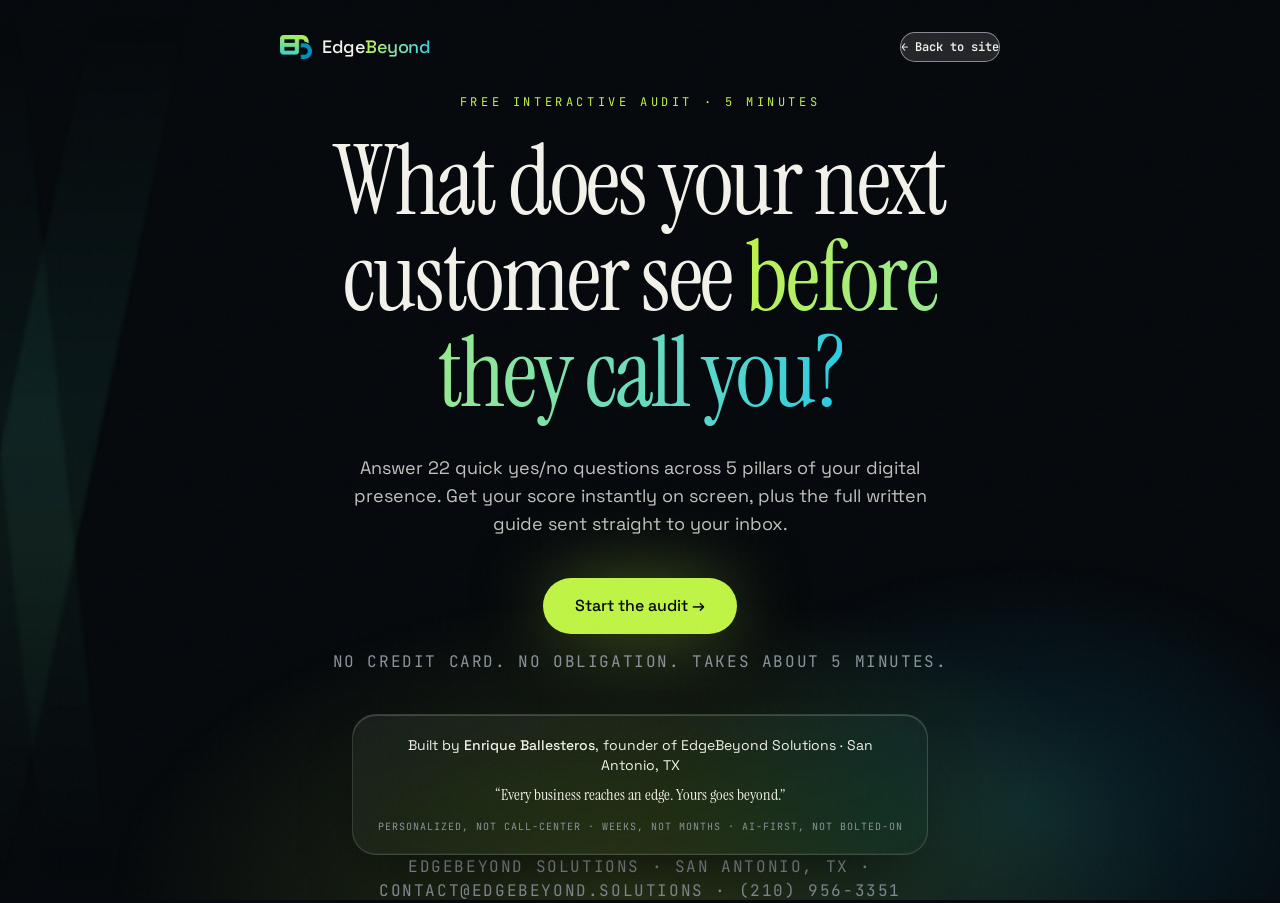
<file: snapshot/index.html>
<!DOCTYPE html>
<html lang="en">
<head>
<!-- Google Tag Manager -->
<script>(function(w,d,s,l,i){w[l]=w[l]||[];w[l].push({'gtm.start':
new Date().getTime(),event:'gtm.js'});var f=d.getElementsByTagName(s)[0],
j=d.createElement(s),dl=l!='dataLayer'?'&l='+l:'';j.async=true;j.src=
'https://www.googletagmanager.com/gtm.js?id='+i+dl;f.parentNode.insertBefore(j,f);
})(window,document,'script','dataLayer','GTM-MPHTCQDV');</script>
<!-- End Google Tag Manager -->
<meta charset="utf-8">
<meta name="viewport" content="width=device-width, initial-scale=1">
<title>Free Digital Presence &amp; AI-Readiness Audit | EdgeBeyond</title>
<meta name="description" content="Answer 22 quick questions across 5 pillars and get your Digital Presence & AI-Readiness score instantly — plus the full PDF guide sent to your inbox.">
<meta name="robots" content="index, follow">
<link rel="canonical" href="https://edgebeyond.solutions/snapshot/">
<link rel="alternate" hreflang="en" href="https://edgebeyond.solutions/snapshot/">
<link rel="alternate" hreflang="es" href="https://edgebeyond.solutions/es/snapshot/">
<link rel="alternate" hreflang="x-default" href="https://edgebeyond.solutions/snapshot/">
<meta property="og:type" content="website">
<meta property="og:site_name" content="EdgeBeyond">
<meta property="og:locale" content="en_US">
<meta property="og:title" content="Free Digital Presence & AI-Readiness Audit | EdgeBeyond">
<meta property="og:description" content="Answer 22 quick questions across 5 pillars and get your Digital Presence & AI-Readiness score instantly — plus the full PDF guide sent to your inbox.">
<meta property="og:url" content="https://edgebeyond.solutions/snapshot/">
<meta property="og:image" content="https://edgebeyond.solutions/og-audit-en.png">
<meta property="og:image:width" content="1200">
<meta property="og:image:height" content="630">
<meta property="og:image:type" content="image/png">
<meta name="twitter:card" content="summary_large_image">
<meta name="twitter:title" content="Free Digital Presence & AI-Readiness Audit | EdgeBeyond">
<meta name="twitter:description" content="Answer 22 quick questions across 5 pillars and get your Digital Presence & AI-Readiness score instantly — plus the full PDF guide sent to your inbox.">
<meta name="twitter:image" content="https://edgebeyond.solutions/og-audit-en.png">
<link rel="icon" href="../favicon.ico?v=2" type="image/x-icon">
<link rel="preconnect" href="https://fonts.googleapis.com">
<link rel="preconnect" href="https://fonts.gstatic.com" crossorigin>
<link rel="stylesheet" href="https://fonts.googleapis.com/css2?family=Instrument+Serif:ital@0;1&family=JetBrains+Mono:wght@400;500&family=Space+Grotesk:wght@300;400;500;600&display=swap">
<link rel="stylesheet" href="../styles.css">
<style>
  body{background:var(--background); color:var(--foreground);}
  .step{display:none;}
  .step.active{display:block;}
  #step-intro.active{display:flex;}
  .q-card{display:flex; align-items:flex-start; gap:14px; padding:16px 18px; border-radius:14px; cursor:pointer; user-select:none; transition:border-color .15s, background-color .15s;}
  .q-box{flex-shrink:0; width:22px; height:22px; border-radius:6px; margin-top:1px; display:flex; align-items:center; justify-content:center; transition:background-color .15s, border-color .15s;}
  .q-box svg{opacity:0; transition:opacity .1s;}
  .q-card.checked .q-box svg{opacity:1;}
  .progress-track{height:4px; border-radius:100px; background:var(--border); overflow:hidden;}
  .progress-fill{height:100%; background:var(--gradient-edge); border-radius:100px; transition:width .35s ease;}
  .pillar-dot{width:8px; height:8px; border-radius:100px; background:var(--border);}
  .pillar-dot.done{background:var(--primary);}
  .pillar-dot.now{background:var(--accent);}
  .q-card{display:block; cursor:default;}
  .q-yn{display:flex; gap:8px; margin-top:12px;}
  .q-btn{flex:0 0 auto; padding:7px 22px; border-radius:100px; border:1px solid var(--border); background:transparent; color:var(--foreground); font-size:14px; font-weight:600; cursor:pointer; transition:all .15s;}
  .q-btn:hover{border-color:var(--primary);}
  .q-btn.sel{background:var(--primary); color:#141b24; border-color:var(--primary);}
  .q-btn[data-v="0"].sel{background:var(--muted); color:var(--foreground); border-color:var(--foreground);}
  .q-card.missing{border-color:var(--accent) !important; box-shadow:0 0 0 1px var(--accent);}

  .score-ring{position:relative; width:184px; height:184px; margin:0 auto;}
  .score-ring svg{transform:rotate(-90deg);}
  .score-num{position:absolute; inset:0; display:flex; align-items:center; justify-content:center; flex-direction:column;}
  .tier-badge{display:inline-block; padding:7px 20px; border-radius:100px; font-size:13px; font-weight:700; letter-spacing:.3px;}
  .bar-row{display:grid; grid-template-columns:150px 1fr 50px; align-items:center; gap:14px;}
  .bar-label{font-family:var(--font-mono); font-size:12px; font-weight:600; letter-spacing:.08em; text-transform:uppercase; color:var(--foreground); opacity:.85;}
  .bar-track{height:10px; border-radius:100px; background:var(--muted); overflow:hidden;}
  .bar-fill{height:100%; border-radius:100px; background:var(--gradient-edge); transition:width .5s ease, background-color .5s ease;}
  .bar-num{font-family:var(--font-mono); font-size:13px; font-weight:700; text-align:right; color:var(--foreground);}
  @media (max-width:480px){
    .bar-row{grid-template-columns:1fr auto; row-gap:8px;}
    .bar-row .bar-track{grid-column:1 / -1; order:3;}
    .cc-row{flex-direction:column;}
    .cc-row input{flex:none; width:100%;}
  }
</style>
</head>
<body class="grain overflow-x-clip">
<!-- Google Tag Manager (noscript) -->
<noscript><iframe src="https://www.googletagmanager.com/ns.html?id=GTM-MPHTCQDV"
height="0" width="0" style="display:none;visibility:hidden"></iframe></noscript>
<!-- End Google Tag Manager (noscript) -->

<div class="pointer-events-none fixed inset-0 -z-10" aria-hidden="true">
  <div class="absolute inset-0 horizon opacity-50"></div>
  <div class="holo-beam absolute left-[12%] top-0 h-full w-24 -skew-x-12 opacity-25"></div>
  <div class="holo-beam absolute right-[14%] top-0 h-full w-16 skew-x-6 opacity-20"></div>
</div>

<header class="mx-auto flex max-w-3xl items-center justify-between px-6 py-8">
  <a href="../" class="flex items-center gap-2.5" aria-label="EdgeBeyond">
    <picture><source srcset="../logo-mark-color.webp" type="image/webp"><img src="../logo-mark-color.png" alt="" aria-hidden="true" class="h-6 w-8 shrink-0 object-contain"></picture>
    <span class="text-lg font-medium tracking-tight">Edge<span class="text-edge">Beyond</span></span>
  </a>
  <a href="../" class="rounded-full border border-foreground/25 bg-white/5 px-3.5 py-1.5 font-mono text-xs font-semibold text-foreground backdrop-blur-sm transition-all hover:border-primary hover:bg-primary/10 hover:text-primary" style="border-color:rgba(240,244,248,.5);background:rgba(255,255,255,.12)">← Back to site</a>
</header>

<main class="mx-auto max-w-3xl px-6 pb-32">

  <!-- ===================== STEP 0 — INTRO ===================== -->
  <section id="step-intro" class="step active flex min-h-[70vh] flex-col items-center justify-center text-center">
    <p class="font-mono text-xs uppercase tracking-[0.3em] text-primary">Free Interactive Audit · 5 Minutes</p>
    <h1 class="mt-6 max-w-4xl font-display text-7xl leading-[1.0] tracking-tight md:text-8xl">What does your next customer see <em class="text-edge not-italic">before they call you?</em></h1>
    <p class="mt-8 max-w-xl text-lg text-foreground/80">Answer 22 quick yes/no questions across 5 pillars of your digital presence. Get your score instantly on screen, plus the full written guide sent straight to your inbox.</p>
    <button type="button" id="startBtn" class="mt-10 rounded-full bg-primary px-8 py-4 font-medium text-primary-foreground shadow-glow transition-transform hover:scale-105">Start the audit →</button>
    <p class="mt-4 font-mono text-[11px] uppercase tracking-widest text-muted-foreground">No credit card. No obligation. Takes about 5 minutes.</p>
    <div class="glass mt-10 max-w-xl rounded-3xl px-6 py-5">
      <p class="text-sm text-foreground/85">Built by <span class="font-medium text-foreground">Enrique Ballesteros</span>, founder of EdgeBeyond Solutions · San Antonio, TX</p>
      <p class="mt-2 font-display text-base text-foreground">&ldquo;Every business reaches an edge. Yours goes beyond.&rdquo;</p>
      <p class="mt-3 font-mono text-[10px] uppercase tracking-widest text-muted-foreground">Personalized, not call-center · Weeks, not months · AI-first, not bolted-on</p>
    </div>
  </section>

  <!-- ===================== QUIZ SHELL ===================== -->
  <section id="step-quiz" class="step">
    <div class="flex items-center gap-2" id="pillarDots">
      <span class="pillar-dot" data-dot="1"></span>
      <span class="pillar-dot" data-dot="2"></span>
      <span class="pillar-dot" data-dot="3"></span>
      <span class="pillar-dot" data-dot="4"></span>
      <span class="pillar-dot" data-dot="5"></span>
    </div>
    <div class="progress-track mt-4"><div class="progress-fill" id="progressFill" style="width:0%"></div></div>

    <!-- Pillar 1 -->
    <div class="quiz-pillar mt-10" data-pillar="1">
      <p class="font-mono text-[11px] uppercase tracking-[0.2em] text-accent">Pillar 01 · Website</p>
      <h2 class="mt-2 font-display text-3xl">First Impression &amp; Conversion</h2>
      <div class="mt-6 flex flex-col gap-3">
        <div class="q-card glass"><span class="q-text">Your site loads in under 3 seconds on mobile data, not just office Wi-Fi.</span><span class="q-yn"><button type="button" class="q-btn" data-v="1">Yes</button><button type="button" class="q-btn" data-v="0">No</button></span></div>
        <div class="q-card glass"><span class="q-text">A first-time visitor can tell what you do and where you're located without scrolling.</span><span class="q-yn"><button type="button" class="q-btn" data-v="1">Yes</button><button type="button" class="q-btn" data-v="0">No</button></span></div>
        <div class="q-card glass"><span class="q-text">There's a way to reach you that isn't just a phone number — a form, chat, or booking link.</span><span class="q-yn"><button type="button" class="q-btn" data-v="1">Yes</button><button type="button" class="q-btn" data-v="0">No</button></span></div>
        <div class="q-card glass"><span class="q-text">The design doesn't look like it was built more than 3-4 years ago.</span><span class="q-yn"><button type="button" class="q-btn" data-v="1">Yes</button><button type="button" class="q-btn" data-v="0">No</button></span></div>
        <div class="q-card glass"><span class="q-text">Someone on a phone can tap to call you in a single tap — no pinching, no zooming.</span><span class="q-yn"><button type="button" class="q-btn" data-v="1">Yes</button><button type="button" class="q-btn" data-v="0">No</button></span></div>
      </div>
    </div>

    <!-- Pillar 2 -->
    <div class="quiz-pillar mt-10 hidden" data-pillar="2">
      <p class="font-mono text-[11px] uppercase tracking-[0.2em] text-accent">Pillar 02 · Google Business Profile</p>
      <h2 class="mt-2 font-display text-3xl">Local Trust Signal</h2>
      <div class="mt-6 flex flex-col gap-3">
        <div class="q-card glass"><span class="q-text">Your Google Business Profile is claimed and verified under your control.</span><span class="q-yn"><button type="button" class="q-btn" data-v="1">Yes</button><button type="button" class="q-btn" data-v="0">No</button></span></div>
        <div class="q-card glass"><span class="q-text">You have more than 10 reviews.</span><span class="q-yn"><button type="button" class="q-btn" data-v="1">Yes</button><button type="button" class="q-btn" data-v="0">No</button></span></div>
        <div class="q-card glass"><span class="q-text">Your average rating is 4.5 stars or higher.</span><span class="q-yn"><button type="button" class="q-btn" data-v="1">Yes</button><button type="button" class="q-btn" data-v="0">No</button></span></div>
        <div class="q-card glass"><span class="q-text">You've responded to your most recent reviews — the good ones and the bad ones.</span><span class="q-yn"><button type="button" class="q-btn" data-v="1">Yes</button><button type="button" class="q-btn" data-v="0">No</button></span></div>
        <div class="q-card glass"><span class="q-text">You've added new photos in the last 90 days.</span><span class="q-yn"><button type="button" class="q-btn" data-v="1">Yes</button><button type="button" class="q-btn" data-v="0">No</button></span></div>
      </div>
    </div>

    <!-- Pillar 3 -->
    <div class="quiz-pillar mt-10 hidden" data-pillar="3">
      <p class="font-mono text-[11px] uppercase tracking-[0.2em] text-accent">Pillar 03 · Social Proof</p>
      <h2 class="mt-2 font-display text-3xl">Reviews &amp; Activity</h2>
      <div class="mt-6 flex flex-col gap-3">
        <div class="q-card glass"><span class="q-text">Your best reviews are visible somewhere other than Google — your site, social, or both.</span><span class="q-yn"><button type="button" class="q-btn" data-v="1">Yes</button><button type="button" class="q-btn" data-v="0">No</button></span></div>
        <div class="q-card glass"><span class="q-text">At least one of your social profiles has posted in the last 30 days.</span><span class="q-yn"><button type="button" class="q-btn" data-v="1">Yes</button><button type="button" class="q-btn" data-v="0">No</button></span></div>
        <div class="q-card glass"><span class="q-text">You have at least one video or photo testimonial from a real customer, not just text.</span><span class="q-yn"><button type="button" class="q-btn" data-v="1">Yes</button><button type="button" class="q-btn" data-v="0">No</button></span></div>
        <div class="q-card glass"><span class="q-text">You know which single platform your actual customers use most — and you're active there.</span><span class="q-yn"><button type="button" class="q-btn" data-v="1">Yes</button><button type="button" class="q-btn" data-v="0">No</button></span></div>
      </div>
    </div>

    <!-- Pillar 4 -->
    <div class="quiz-pillar mt-10 hidden" data-pillar="4">
      <p class="font-mono text-[11px] uppercase tracking-[0.2em] text-accent">Pillar 04 · Listings</p>
      <h2 class="mt-2 font-display text-3xl">Name, Address, Phone Consistency</h2>
      <div class="mt-6 flex flex-col gap-3">
        <div class="q-card glass"><span class="q-text">Your business name, address and phone number match exactly across Google, Yelp, Facebook and Apple Maps.</span><span class="q-yn"><button type="button" class="q-btn" data-v="1">Yes</button><button type="button" class="q-btn" data-v="0">No</button></span></div>
        <div class="q-card glass"><span class="q-text">You've personally checked your listings in the last 12 months.</span><span class="q-yn"><button type="button" class="q-btn" data-v="1">Yes</button><button type="button" class="q-btn" data-v="0">No</button></span></div>
        <div class="q-card glass"><span class="q-text">An old, closed, or incorrect listing isn't still showing up when someone searches your name.</span><span class="q-yn"><button type="button" class="q-btn" data-v="1">Yes</button><button type="button" class="q-btn" data-v="0">No</button></span></div>
        <div class="q-card glass"><span class="q-text">Your website URL is correct everywhere it appears.</span><span class="q-yn"><button type="button" class="q-btn" data-v="1">Yes</button><button type="button" class="q-btn" data-v="0">No</button></span></div>
      </div>
    </div>

    <!-- Pillar 5 -->
    <div class="quiz-pillar mt-10 hidden" data-pillar="5">
      <p class="font-mono text-[11px] uppercase tracking-[0.2em] text-accent">Pillar 05 · The one most checklists skip</p>
      <h2 class="mt-2 font-display text-3xl">Response Speed &amp; AI Readiness</h2>
      <div class="mt-6 flex flex-col gap-3">
        <div class="q-card glass"><span class="q-text">A new inquiry gets a first response within minutes — even after hours, not just during business hours.</span><span class="q-yn"><button type="button" class="q-btn" data-v="1">Yes</button><button type="button" class="q-btn" data-v="0">No</button></span></div>
        <div class="q-card glass"><span class="q-text">A missed call automatically triggers a follow-up text, instead of simply going unanswered.</span><span class="q-yn"><button type="button" class="q-btn" data-v="1">Yes</button><button type="button" class="q-btn" data-v="0">No</button></span></div>
        <div class="q-card glass"><span class="q-text">A prospect can book or schedule without needing to call during business hours.</span><span class="q-yn"><button type="button" class="q-btn" data-v="1">Yes</button><button type="button" class="q-btn" data-v="0">No</button></span></div>
        <div class="q-card glass"><span class="q-text">New leads get followed up automatically — not only when someone on your team remembers to do it.</span><span class="q-yn"><button type="button" class="q-btn" data-v="1">Yes</button><button type="button" class="q-btn" data-v="0">No</button></span></div>
      </div>
    </div>

    <p id="quizHint" class="mt-10 hidden text-center text-sm text-accent"></p>
    <div class="mt-5 flex items-center justify-between">
      <button type="button" id="quizBackBtn" class="font-mono text-xs uppercase tracking-widest text-muted-foreground transition-colors hover:text-foreground">← Back</button>
      <button type="button" id="quizNextBtn" class="rounded-full bg-primary px-7 py-3.5 font-medium text-primary-foreground shadow-glow transition-transform hover:scale-105">Next →</button>
    </div>
  </section>

  <!-- ===================== STEP — CONTACT CAPTURE ===================== -->
  <section id="step-contact" class="step">
    <p class="font-mono text-xs uppercase tracking-[0.3em] text-primary">Last step</p>
    <h2 class="mt-4 font-display text-4xl">Where should we send your results?</h2>
    <p class="mt-4 max-w-lg text-muted-foreground">We'll show your score on this screen right now, and email the full PDF guide to the address below.</p>

    <form id="contactForm" class="mt-10 flex flex-col gap-4 max-w-lg">
      <input id="cName" name="name" type="text" required placeholder="Your name" class="rounded-full bg-white/5 px-5 py-3.5 text-foreground outline-none placeholder:text-foreground/70 border border-border">
      <input id="cEmail" name="email" type="email" required placeholder="Your email" class="rounded-full bg-white/5 px-5 py-3.5 text-foreground outline-none placeholder:text-foreground/70 border border-border">
      <input id="cBusiness" name="business" type="text" required placeholder="Business name" class="rounded-full bg-white/5 px-5 py-3.5 text-foreground outline-none placeholder:text-foreground/70 border border-border">
      <input id="cWebsite" name="website" type="text" inputmode="url" autocapitalize="off" autocorrect="off" placeholder="Your website (optional)" class="rounded-full bg-white/5 px-5 py-3.5 text-foreground outline-none placeholder:text-foreground/70 border border-border">
      <div class="flex gap-4 cc-row">
        <input id="cCity" name="city" type="text" placeholder="City (optional)" class="flex-1 rounded-full bg-white/5 px-5 py-3.5 text-foreground outline-none placeholder:text-foreground/70 border border-border">
        <input id="cCountry" name="country" type="text" placeholder="Country (optional)" class="flex-1 rounded-full bg-white/5 px-5 py-3.5 text-foreground outline-none placeholder:text-foreground/70 border border-border">
      </div>
      <button type="submit" id="contactSubmitBtn" class="mt-2 rounded-full bg-primary px-7 py-4 font-medium text-primary-foreground shadow-glow transition-transform hover:scale-105">See my results →</button>
    </form>
    <button type="button" id="contactBackBtn" class="mt-5 font-mono text-xs uppercase tracking-widest text-muted-foreground transition-colors hover:text-foreground">← Back to questions</button>
  </section>

  <!-- ===================== STEP — RESULTS ===================== -->
  <section id="step-results" class="step">
    <p class="font-mono text-xs uppercase tracking-[0.3em] text-primary" id="resultsEyebrow">Your results</p>
    <h2 class="mt-4 font-display text-4xl" id="resultsHeadline">Here's where you stand</h2>

    <div class="glass-edge mt-10 rounded-3xl p-8 md:p-10">
      <div class="score-ring">
        <svg width="184" height="184" viewBox="0 0 184 184">
          <circle cx="92" cy="92" r="82" fill="none" stroke="var(--border)" stroke-width="12"/>
          <circle id="scoreArc" cx="92" cy="92" r="82" fill="none" stroke="url(#ringGrad)" stroke-width="12" stroke-linecap="round" stroke-dasharray="515" stroke-dashoffset="515"/>
          <defs><linearGradient id="ringGrad" x1="0%" y1="0%" x2="100%" y2="100%"><stop offset="0%" stop-color="var(--primary)"/><stop offset="100%" stop-color="var(--accent)"/></linearGradient></defs>
        </svg>
        <div class="score-num">
          <span class="font-display text-6xl" id="scoreNumber">0</span>
          <span class="font-mono text-[10px] uppercase tracking-widest text-muted-foreground">of 22</span>
        </div>
      </div>
      <div class="mt-6 flex justify-center"><span class="tier-badge" id="tierTitle"></span></div>
      <p class="mt-4 text-center text-foreground/80 max-w-md mx-auto" id="tierBody"></p>
      <div class="mx-auto mt-8 max-w-md rounded-2xl px-6 py-5 text-center" style="border:1px solid var(--primary); background:color-mix(in oklab, var(--primary) 10%, transparent)">
        <p class="font-mono text-[11px] uppercase tracking-[0.2em] text-primary">Your biggest opportunity</p>
        <p class="mt-1 font-display text-2xl" id="weakestName">—</p>
      </div>

      <div class="mt-10 flex flex-col gap-5">
        <div><div class="bar-row"><span class="bar-label">Website</span><div class="bar-track"><div class="bar-fill" id="bar-1" style="width:0%"></div></div><span class="bar-num" id="barnum-1">0/5</span></div><p class="mt-2 text-sm text-foreground/75" id="rec-1"></p></div>
        <div><div class="bar-row"><span class="bar-label">Google Profile</span><div class="bar-track"><div class="bar-fill" id="bar-2" style="width:0%"></div></div><span class="bar-num" id="barnum-2">0/5</span></div><p class="mt-2 text-sm text-foreground/75" id="rec-2"></p></div>
        <div><div class="bar-row"><span class="bar-label">Social Proof</span><div class="bar-track"><div class="bar-fill" id="bar-3" style="width:0%"></div></div><span class="bar-num" id="barnum-3">0/4</span></div><p class="mt-2 text-sm text-foreground/75" id="rec-3"></p></div>
        <div><div class="bar-row"><span class="bar-label">Listings</span><div class="bar-track"><div class="bar-fill" id="bar-4" style="width:0%"></div></div><span class="bar-num" id="barnum-4">0/4</span></div><p class="mt-2 text-sm text-foreground/75" id="rec-4"></p></div>
        <div><div class="bar-row"><span class="bar-label">AI Readiness</span><div class="bar-track"><div class="bar-fill" id="bar-5" style="width:0%"></div></div><span class="bar-num" id="barnum-5">0/4</span></div><p class="mt-2 text-sm text-foreground/75" id="rec-5"></p></div>
      </div>
    </div>

    <div class="mt-10 flex flex-col items-center gap-4 text-center">
      <p class="text-foreground/80" id="emailNotice">📩 Your full PDF guide is on its way to your inbox.</p>
      <div class="glass w-full max-w-md rounded-3xl p-6 text-left">
        <p class="font-mono text-[11px] uppercase tracking-[0.2em] text-accent">In your free walkthrough, we'll cover</p>
        <ol class="mt-3 flex list-decimal flex-col gap-2 pl-5 text-foreground/85">
          <li>1. Your score, pillar by pillar — what each number actually means.</li>
          <li>2. Your biggest opportunity, and the exact fix for it.</li>
          <li>3. A prioritized plan: what to do first — in weeks, not months.</li>
        </ol>
      </div>
      <a href="https://calendar.app.google/oV2TzbkDzcQhNi2w7" target="_blank" rel="noopener" class="rounded-full bg-primary px-8 py-4 font-medium text-primary-foreground shadow-glow transition-transform hover:scale-105">Book a free 30-minute walkthrough</a>
      <a href="https://calendar.app.google/oV2TzbkDzcQhNi2w7" target="_blank" rel="noopener" class="inline-block rounded-full border border-accent px-5 py-2.5 font-mono text-[11px] uppercase tracking-widest text-accent transition-transform hover:scale-105">Want the personalized version, graded on your actual business? Ask us about the full AI Snapshot →</a>
    </div>
  </section>

</main>

<footer class="mx-auto max-w-3xl px-6 pb-16 text-center font-mono text-[11px] uppercase tracking-widest text-muted-foreground">
  EdgeBeyond Solutions · San Antonio,&nbsp;TX&nbsp;· <a href="mailto:contact@edgebeyond.solutions" class="hover:text-foreground">contact@edgebeyond.solutions</a>&nbsp;· <a href="tel:+12109563351" class="hover:text-foreground">(210) 956-3351</a>
</footer>

<script>
(function(){
  "use strict";

  var MAKE_WEBHOOK_URL = 'https://hook.us2.make.com/2q9klldpjd2n8mnnt3dusnijox6h31jd';
  var FORM_KEY = 'ebys-audit-4d2a91cf6e0b';

  var PILLAR_COUNTS = {1:5, 2:5, 3:4, 4:4, 5:4};
  var PILLAR_NAMES = {1:'Website', 2:'Google Business Profile', 3:'Social Proof', 4:'Listings', 5:'AI Readiness'};
  var currentPillar = 1;
  var answers = {}; // answers["1-0"] = true/false
  var HINT_TEXT = 'Answer every question to continue — "No" counts as an answer.';

  var EB_LANG = 'en';
  function ebTrack(event, data){
    window.dataLayer = window.dataLayer || [];
    var d = {event: event, lang: EB_LANG};
    if(data){ for(var k in data){ d[k] = data[k]; } }
    window.dataLayer.push(d);
  }
  document.addEventListener('click', function(e){
    var t = e.target;
    var a = (t && t.closest) ? t.closest('a[href*="calendar.app.google"]') : null;
    if(a){ ebTrack('booking_click', {link_url: a.href}); }
  });

  var steps = {
    intro: document.getElementById('step-intro'),
    quiz: document.getElementById('step-quiz'),
    contact: document.getElementById('step-contact'),
    results: document.getElementById('step-results')
  };

  function showStep(name){
    Object.keys(steps).forEach(function(k){ steps[k].classList.toggle('active', k === name); });
    window.scrollTo({top:0, behavior:'smooth'});
  }

  document.getElementById('startBtn').addEventListener('click', function(){
    ebTrack('audit_started');
    showStep('quiz');
    renderPillar(1);
  });

  function renderPillar(n){
    document.querySelectorAll('.quiz-pillar').forEach(function(el){
      el.classList.toggle('hidden', Number(el.getAttribute('data-pillar')) !== n);
    });
    document.querySelectorAll('.pillar-dot').forEach(function(dot){
      var d = Number(dot.getAttribute('data-dot'));
      dot.classList.toggle('done', d < n);
      dot.classList.toggle('now', d === n);
    });
    var totalDone = (n - 1);
    document.getElementById('progressFill').style.width = (totalDone / 5 * 100) + '%';
    document.getElementById('quizBackBtn').style.visibility = n === 1 ? 'hidden' : 'visible';
    document.getElementById('quizNextBtn').textContent = n === 5 ? 'See results →' : 'Next →';
  }

  // wire up yes/no cards
  document.querySelectorAll('.quiz-pillar').forEach(function(pillarEl){
    var p = pillarEl.getAttribute('data-pillar');
    var cards = pillarEl.querySelectorAll('.q-card');
    cards.forEach(function(card, idx){
      var btns = card.querySelectorAll('.q-btn');
      btns.forEach(function(btn){
        btn.addEventListener('click', function(){
          var val = btn.getAttribute('data-v') === '1';
          answers[p + '-' + idx] = val;
          card.classList.remove('missing');
          card.classList.add('answered');
          btns.forEach(function(b){ b.classList.toggle('sel', b === btn); });
          card.style.borderColor = val ? 'var(--primary)' : '';
          card.style.backgroundColor = val ? 'color-mix(in oklab, var(--primary) 10%, transparent)' : '';
        });
      });
    });
  });

  function unansweredIn(p){
    var missing = [];
    for(var i=0; i<PILLAR_COUNTS[p]; i++){ if(typeof answers[p+'-'+i] === 'undefined') missing.push(i); }
    return missing;
  }

  document.getElementById('quizNextBtn').addEventListener('click', function(){
    var missing = unansweredIn(currentPillar);
    var hint = document.getElementById('quizHint');
    if(missing.length){
      var cards = document.querySelectorAll('.quiz-pillar[data-pillar="' + currentPillar + '"] .q-card');
      missing.forEach(function(i){ if(cards[i]) cards[i].classList.add('missing'); });
      hint.textContent = HINT_TEXT;
      hint.classList.remove('hidden');
      hint.scrollIntoView({behavior:'smooth', block:'center'});
      return;
    }
    hint.classList.add('hidden');
    ebTrack('audit_pillar_completed', {pillar_number: currentPillar, pillar_name: PILLAR_NAMES[currentPillar]});
    if(currentPillar < 5){
      currentPillar++;
      renderPillar(currentPillar);
    } else {
      showStep('contact');
    }
  });
  document.getElementById('quizBackBtn').addEventListener('click', function(){
    if(currentPillar > 1){
      currentPillar--;
      renderPillar(currentPillar);
    }
  });
  document.getElementById('contactBackBtn').addEventListener('click', function(){
    currentPillar = 5;
    renderPillar(5);
    showStep('quiz');
  });

  function pillarScore(p){
    var total = PILLAR_COUNTS[p];
    var count = 0;
    for(var i=0; i<total; i++){ if(answers[p+'-'+i] === true) count++; }
    return count;
  }

  function totalScore(){
    var sum = 0;
    [1,2,3,4,5].forEach(function(p){ sum += pillarScore(p); });
    return sum;
  }

  var PILLAR_RECS = {
    1: {
      strong: "Your website is doing its job as a first impression — keep an eye on load speed as you add content.",
      mid: "Your website covers the basics, but a visitor still has to work to find the next step — sharpen the headline, the proof and the call to action so the page sells, not just informs.",
      weak: "Priority fix: tighten your homepage so a visitor instantly knows what you do, where you are, and how to reach you — this is the single highest-leverage page on the audit."
    },
    2: {
      strong: "Your Google Business Profile is a working trust signal — keep responding to new reviews and posting photos.",
      mid: "Your Google Business Profile exists and does part of the job — complete every field, add fresh photos and keep reviews coming so it works as hard as your storefront.",
      weak: "Priority fix: claim or clean up your Google Business Profile and actively collect reviews — this is usually the fastest, cheapest win available."
    },
    3: {
      strong: "Your reputation is visible beyond Google, which most competitors never manage.",
      mid: "You have some visible proof, but it's scattered — bring your reviews together on your site and post consistently so a prospect sees a business that's alive.",
      weak: "Priority fix: pull your best reviews onto your own site and social channels, and post something — anything — in the next 30 days."
    },
    4: {
      strong: "Your business information is consistent across the places people look you up.",
      mid: "You're listed in the main places, but small inconsistencies creep in over time — a quick pass to align name, address and phone everywhere protects your ranking.",
      weak: "Priority fix: audit your listings on Google, Yelp, Facebook and Apple Maps for mismatched name, address or phone — inconsistency quietly hurts your ranking."
    },
    5: {
      strong: "You're responding fast enough to actually convert the leads you're already generating.",
      mid: "You respond, but not always fast enough to win the lead — even one automated first reply after hours would catch the prospects who currently slip away.",
      weak: "Priority fix: this is almost always the highest-ROI fix on the list — an automated instant-response system (AI agent, missed-call text-back) recovers leads you're currently losing silently."
    }
  };

  function tierFor(score){
    if(score <= 7) return {
      title: 'Foundational gaps',
      body: "Prospects are very likely leaving before they ever reach your phone. Every item above is fixable — start with the pillar flagged below as your biggest opportunity; that's where the first impression is won or lost."
    };
    if(score <= 15) return {
      title: 'Solid foundation, real room to grow',
      body: "You're ahead of a meaningful share of local competitors. The highest-leverage next step is usually the pillar flagged below as your biggest opportunity — that's where the fastest gains are."
    };
    return {
      title: 'Ahead of most competitors',
      body: "Your fundamentals are in order. The opportunity now is compounding that advantage — turning consistent presence into a system that keeps converting more of the traffic you're already earning."
    };
  }

  function renderResults(){
    var total = totalScore();
    var circumference = 515;
    var ratio = total/22;
    var offset = circumference - ratio*circumference;
    document.getElementById('scoreArc').style.strokeDashoffset = offset;
    document.getElementById('scoreNumber').textContent = total;

    var tier = tierFor(total);
    var tierEl = document.getElementById('tierTitle');
    tierEl.textContent = tier.title;
    tierEl.style.backgroundColor = 'var(--primary)';
    tierEl.style.color = '#141b24';
    document.getElementById('tierBody').textContent = tier.body;

    var WEAKEST_NAMES = {1:'Website', 2:'Google Business Profile', 3:'Social Proof', 4:'Listings', 5:'AI Readiness'};
    var weakest = 1, weakestRatio = Infinity;
    [1,2,3,4,5].forEach(function(p){
      var r = pillarScore(p) / PILLAR_COUNTS[p];
      if(r < weakestRatio){ weakestRatio = r; weakest = p; }
    });
    document.getElementById('weakestName').textContent = WEAKEST_NAMES[weakest];

    [1,2,3,4,5].forEach(function(p){
      var s = pillarScore(p);
      var max = PILLAR_COUNTS[p];
      document.getElementById('bar-'+p).style.width = (s/max*100) + '%';
      document.getElementById('barnum-'+p).textContent = s + '/' + max;
      var isStrong = s >= Math.ceil(max * 0.8);
      document.getElementById('rec-'+p).textContent = isStrong ? PILLAR_RECS[p].strong : ((s/max) >= 0.4 ? PILLAR_RECS[p].mid : PILLAR_RECS[p].weak);
    });
  }

  document.getElementById('contactForm').addEventListener('submit', function(e){
    e.preventDefault();
    var submitBtn = document.getElementById('contactSubmitBtn');
    submitBtn.disabled = true;
    submitBtn.textContent = 'Sending…';

    var name = document.getElementById('cName').value.trim();
    var email = document.getElementById('cEmail').value.trim();
    var business = document.getElementById('cBusiness').value.trim();
    var website = document.getElementById('cWebsite').value.trim();
    var looksLikeDomain = website && !/\s/.test(website) && /\.[a-z]{2,}/i.test(website);
    if(looksLikeDomain && !/^https?:\/\//i.test(website)) website = 'https://' + website;
    var city = document.getElementById('cCity').value.trim();
    var country = document.getElementById('cCountry').value.trim();

    var nameParts = name.split(/\s+/);
    var firstName = nameParts[0];
    var lastName = nameParts.length > 1 ? nameParts.slice(1).join(' ') : nameParts[0];

    var total = totalScore();
    var tier = tierFor(total);
    ebTrack('audit_completed', {score_total: total, score_tier: tier.title});

    var payload = {
      form_key: FORM_KEY,
      form_title: 'Digital Presence & AI-Readiness Audit',
      lang: 'en',
      name_1_first_name: firstName,
      name_1_last_name: lastName,
      email_1: email,
      url_1: website,
      business_name: business,
      text_4: city,
      country: country,
      entry_time: new Date().toISOString(),
      score_total: total,
      score_tier: tier.title,
      score_website: pillarScore(1),
      score_gbp: pillarScore(2),
      score_social: pillarScore(3),
      score_listings: pillarScore(4),
      score_ai: pillarScore(5)
    };

    renderResults();
    showStep('results');

    fetch(MAKE_WEBHOOK_URL, {
      method: 'POST',
      headers: { 'Content-Type': 'application/json' },
      body: JSON.stringify(payload)
    })
      .then(function(res){ if(!res.ok) throw new Error('Webhook failed'); })
      .catch(function(err){
        console.error('Audit webhook failed:', err);
        document.getElementById('emailNotice').textContent = "We saved your results, but couldn't confirm email delivery. If it doesn't arrive, email us at contact@edgebeyond.solutions.";
      })
      .finally(function(){
        submitBtn.disabled = false;
        submitBtn.textContent = 'See my results →';
      });
  });
})();
</script>
</body>
</html>
</file>
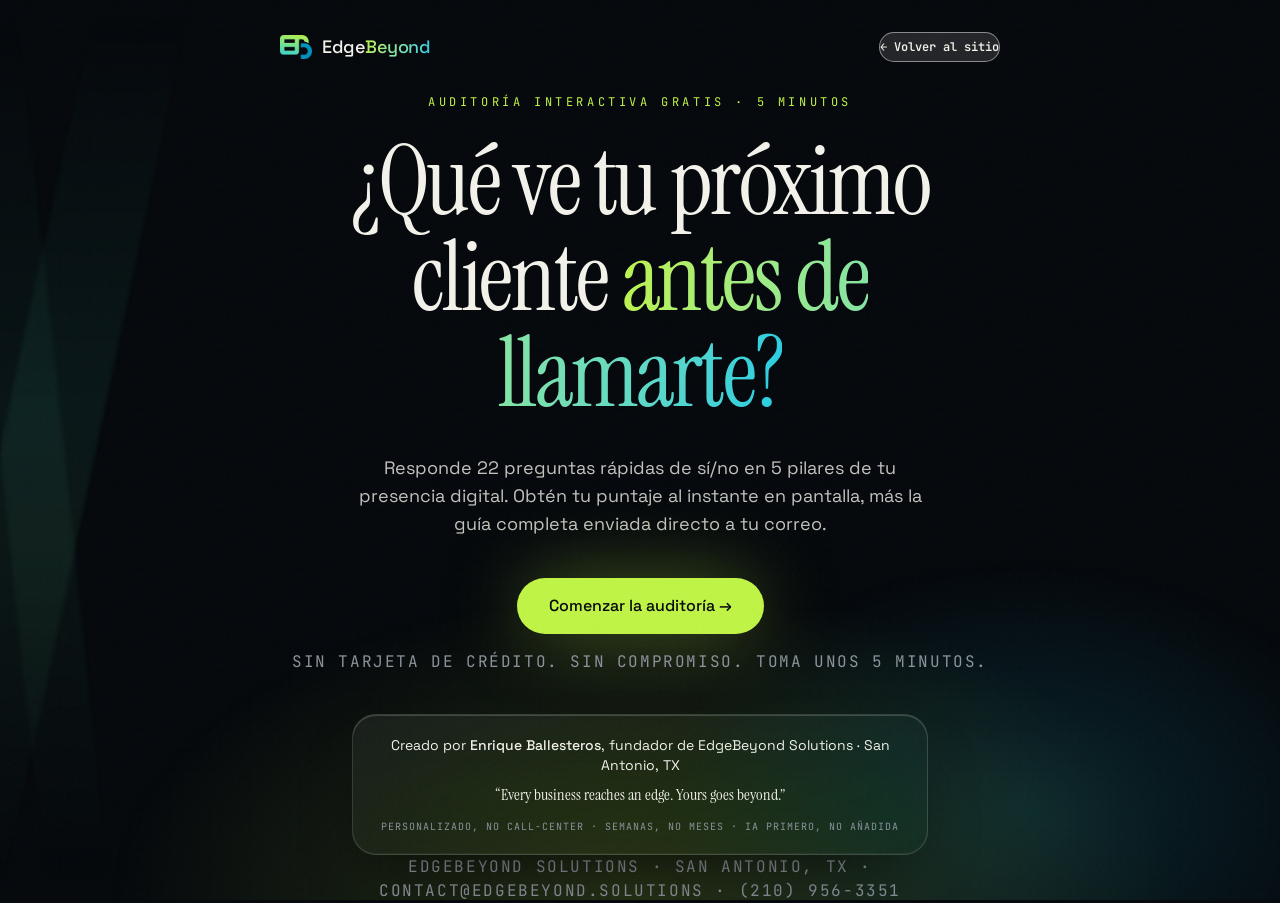
<file: es/snapshot/index.html>
<!DOCTYPE html>
<html lang="es">
<head>
<!-- Google Tag Manager -->
<script>(function(w,d,s,l,i){w[l]=w[l]||[];w[l].push({'gtm.start':
new Date().getTime(),event:'gtm.js'});var f=d.getElementsByTagName(s)[0],
j=d.createElement(s),dl=l!='dataLayer'?'&l='+l:'';j.async=true;j.src=
'https://www.googletagmanager.com/gtm.js?id='+i+dl;f.parentNode.insertBefore(j,f);
})(window,document,'script','dataLayer','GTM-MPHTCQDV');</script>
<!-- End Google Tag Manager -->
<meta charset="utf-8">
<meta name="viewport" content="width=device-width, initial-scale=1">
<title>Auditoría Gratis de Presencia Digital e IA | EdgeBeyond</title>
<meta name="description" content="Responde 22 preguntas rápidas en 5 pilares y obtén tu puntaje de Presencia Digital y Preparación para IA al instante — más la guía completa en PDF a tu correo.">
<meta name="robots" content="index, follow">
<link rel="canonical" href="https://edgebeyond.solutions/es/snapshot/">
<link rel="alternate" hreflang="es" href="https://edgebeyond.solutions/es/snapshot/">
<link rel="alternate" hreflang="en" href="https://edgebeyond.solutions/snapshot/">
<link rel="alternate" hreflang="x-default" href="https://edgebeyond.solutions/snapshot/">
<meta property="og:type" content="website">
<meta property="og:site_name" content="EdgeBeyond">
<meta property="og:locale" content="es_US">
<meta property="og:title" content="Auditoría Gratis de Presencia Digital e IA | EdgeBeyond">
<meta property="og:description" content="Responde 22 preguntas rápidas en 5 pilares y obtén tu puntaje de Presencia Digital y Preparación para IA al instante — más la guía completa en PDF a tu correo.">
<meta property="og:url" content="https://edgebeyond.solutions/es/snapshot/">
<meta property="og:image" content="https://edgebeyond.solutions/og-audit-es.png">
<meta property="og:image:width" content="1200">
<meta property="og:image:height" content="630">
<meta property="og:image:type" content="image/png">
<meta name="twitter:card" content="summary_large_image">
<meta name="twitter:title" content="Auditoría Gratis de Presencia Digital e IA | EdgeBeyond">
<meta name="twitter:description" content="Responde 22 preguntas rápidas en 5 pilares y obtén tu puntaje de Presencia Digital y Preparación para IA al instante — más la guía completa en PDF a tu correo.">
<meta name="twitter:image" content="https://edgebeyond.solutions/og-audit-es.png">
<link rel="icon" href="../../favicon.ico?v=2" type="image/x-icon">
<link rel="preconnect" href="https://fonts.googleapis.com">
<link rel="preconnect" href="https://fonts.gstatic.com" crossorigin>
<link rel="stylesheet" href="https://fonts.googleapis.com/css2?family=Instrument+Serif:ital@0;1&family=JetBrains+Mono:wght@400;500&family=Space+Grotesk:wght@300;400;500;600&display=swap">
<link rel="stylesheet" href="../../styles.css">
<style>
  body{background:var(--background); color:var(--foreground);}
  .step{display:none;}
  .step.active{display:block;}
  #step-intro.active{display:flex;}
  .q-card{display:flex; align-items:flex-start; gap:14px; padding:16px 18px; border-radius:14px; cursor:pointer; user-select:none; transition:border-color .15s, background-color .15s;}
  .q-box{flex-shrink:0; width:22px; height:22px; border-radius:6px; margin-top:1px; display:flex; align-items:center; justify-content:center; transition:background-color .15s, border-color .15s;}
  .q-box svg{opacity:0; transition:opacity .1s;}
  .q-card.checked .q-box svg{opacity:1;}
  .progress-track{height:4px; border-radius:100px; background:var(--border); overflow:hidden;}
  .progress-fill{height:100%; background:var(--gradient-edge); border-radius:100px; transition:width .35s ease;}
  .pillar-dot{width:8px; height:8px; border-radius:100px; background:var(--border);}
  .pillar-dot.done{background:var(--primary);}
  .pillar-dot.now{background:var(--accent);}
  .q-card{display:block; cursor:default;}
  .q-yn{display:flex; gap:8px; margin-top:12px;}
  .q-btn{flex:0 0 auto; padding:7px 22px; border-radius:100px; border:1px solid var(--border); background:transparent; color:var(--foreground); font-size:14px; font-weight:600; cursor:pointer; transition:all .15s;}
  .q-btn:hover{border-color:var(--primary);}
  .q-btn.sel{background:var(--primary); color:#141b24; border-color:var(--primary);}
  .q-btn[data-v="0"].sel{background:var(--muted); color:var(--foreground); border-color:var(--foreground);}
  .q-card.missing{border-color:var(--accent) !important; box-shadow:0 0 0 1px var(--accent);}

  .score-ring{position:relative; width:184px; height:184px; margin:0 auto;}
  .score-ring svg{transform:rotate(-90deg);}
  .score-num{position:absolute; inset:0; display:flex; align-items:center; justify-content:center; flex-direction:column;}
  .tier-badge{display:inline-block; padding:7px 20px; border-radius:100px; font-size:13px; font-weight:700; letter-spacing:.3px;}
  .bar-row{display:grid; grid-template-columns:150px 1fr 50px; align-items:center; gap:14px;}
  .bar-label{font-family:var(--font-mono); font-size:12px; font-weight:600; letter-spacing:.08em; text-transform:uppercase; color:var(--foreground); opacity:.85;}
  .bar-track{height:10px; border-radius:100px; background:var(--muted); overflow:hidden;}
  .bar-fill{height:100%; border-radius:100px; background:var(--gradient-edge); transition:width .5s ease, background-color .5s ease;}
  .bar-num{font-family:var(--font-mono); font-size:13px; font-weight:700; text-align:right; color:var(--foreground);}
  @media (max-width:480px){
    .bar-row{grid-template-columns:1fr auto; row-gap:8px;}
    .bar-row .bar-track{grid-column:1 / -1; order:3;}
    .cc-row{flex-direction:column;}
    .cc-row input{flex:none; width:100%;}
  }
</style>
</head>
<body class="grain overflow-x-clip">
<!-- Google Tag Manager (noscript) -->
<noscript><iframe src="https://www.googletagmanager.com/ns.html?id=GTM-MPHTCQDV"
height="0" width="0" style="display:none;visibility:hidden"></iframe></noscript>
<!-- End Google Tag Manager (noscript) -->

<div class="pointer-events-none fixed inset-0 -z-10" aria-hidden="true">
  <div class="absolute inset-0 horizon opacity-50"></div>
  <div class="holo-beam absolute left-[12%] top-0 h-full w-24 -skew-x-12 opacity-25"></div>
  <div class="holo-beam absolute right-[14%] top-0 h-full w-16 skew-x-6 opacity-20"></div>
</div>

<header class="mx-auto flex max-w-3xl items-center justify-between px-6 py-8">
  <a href="../" class="flex items-center gap-2.5" aria-label="EdgeBeyond">
    <picture><source srcset="../../logo-mark-color.webp" type="image/webp"><img src="../../logo-mark-color.png" alt="" aria-hidden="true" class="h-6 w-8 shrink-0 object-contain"></picture>
    <span class="text-lg font-medium tracking-tight">Edge<span class="text-edge">Beyond</span></span>
  </a>
  <a href="../" class="rounded-full border border-foreground/25 bg-white/5 px-3.5 py-1.5 font-mono text-xs font-semibold text-foreground backdrop-blur-sm transition-all hover:border-primary hover:bg-primary/10 hover:text-primary" style="border-color:rgba(240,244,248,.5);background:rgba(255,255,255,.12)">← Volver al sitio</a>
</header>

<main class="mx-auto max-w-3xl px-6 pb-32">

  <!-- ===================== PASO 0 — INTRO ===================== -->
  <section id="step-intro" class="step active flex min-h-[70vh] flex-col items-center justify-center text-center">
    <p class="font-mono text-xs uppercase tracking-[0.3em] text-primary">Auditoría Interactiva Gratis · 5 Minutos</p>
    <h1 class="mt-6 max-w-4xl font-display text-7xl leading-[1.0] tracking-tight md:text-8xl">¿Qué ve tu próximo cliente <em class="text-edge not-italic">antes de llamarte?</em></h1>
    <p class="mt-8 max-w-xl text-lg text-foreground/80">Responde 22 preguntas rápidas de sí/no en 5 pilares de tu presencia digital. Obtén tu puntaje al instante en pantalla, más la guía completa enviada directo a tu correo.</p>
    <button type="button" id="startBtn" class="mt-10 rounded-full bg-primary px-8 py-4 font-medium text-primary-foreground shadow-glow transition-transform hover:scale-105">Comenzar la auditoría →</button>
    <p class="mt-4 font-mono text-[11px] uppercase tracking-widest text-muted-foreground">Sin tarjeta de crédito. Sin compromiso. Toma unos 5 minutos.</p>
    <div class="glass mt-10 max-w-xl rounded-3xl px-6 py-5">
      <p class="text-sm text-foreground/85">Creado por <span class="font-medium text-foreground">Enrique Ballesteros</span>, fundador de EdgeBeyond Solutions · San Antonio, TX</p>
      <p class="mt-2 font-display text-base text-foreground">&ldquo;Every business reaches an edge. Yours goes beyond.&rdquo;</p>
      <p class="mt-3 font-mono text-[10px] uppercase tracking-widest text-muted-foreground">Personalizado, no call-center · Semanas, no meses · IA primero, no añadida</p>
    </div>
  </section>

  <!-- ===================== CUESTIONARIO ===================== -->
  <section id="step-quiz" class="step">
    <div class="flex items-center gap-2" id="pillarDots">
      <span class="pillar-dot" data-dot="1"></span>
      <span class="pillar-dot" data-dot="2"></span>
      <span class="pillar-dot" data-dot="3"></span>
      <span class="pillar-dot" data-dot="4"></span>
      <span class="pillar-dot" data-dot="5"></span>
    </div>
    <div class="progress-track mt-4"><div class="progress-fill" id="progressFill" style="width:0%"></div></div>

    <!-- Pilar 1 -->
    <div class="quiz-pillar mt-10" data-pillar="1">
      <p class="font-mono text-[11px] uppercase tracking-[0.2em] text-accent">Pilar 01 · Sitio Web</p>
      <h2 class="mt-2 font-display text-3xl">Primera Impresión y Conversión</h2>
      <div class="mt-6 flex flex-col gap-3">
        <div class="q-card glass"><span class="q-text">Tu sitio carga en menos de 3 segundos con datos móviles, no solo con el wifi de la oficina.</span><span class="q-yn"><button type="button" class="q-btn" data-v="1">Sí</button><button type="button" class="q-btn" data-v="0">No</button></span></div>
        <div class="q-card glass"><span class="q-text">Un visitante por primera vez puede saber qué haces y dónde estás ubicado sin hacer scroll.</span><span class="q-yn"><button type="button" class="q-btn" data-v="1">Sí</button><button type="button" class="q-btn" data-v="0">No</button></span></div>
        <div class="q-card glass"><span class="q-text">Hay una forma de contactarte que no sea solo un número de teléfono — un formulario, chat, o enlace para agendar.</span><span class="q-yn"><button type="button" class="q-btn" data-v="1">Sí</button><button type="button" class="q-btn" data-v="0">No</button></span></div>
        <div class="q-card glass"><span class="q-text">El diseño no se ve como si se hubiera hecho hace más de 3-4 años.</span><span class="q-yn"><button type="button" class="q-btn" data-v="1">Sí</button><button type="button" class="q-btn" data-v="0">No</button></span></div>
        <div class="q-card glass"><span class="q-text">Alguien desde su celular puede llamarte con un solo toque — sin hacer zoom ni pellizcar la pantalla.</span><span class="q-yn"><button type="button" class="q-btn" data-v="1">Sí</button><button type="button" class="q-btn" data-v="0">No</button></span></div>
      </div>
    </div>

    <!-- Pilar 2 -->
    <div class="quiz-pillar mt-10 hidden" data-pillar="2">
      <p class="font-mono text-[11px] uppercase tracking-[0.2em] text-accent">Pilar 02 · Google Business Profile</p>
      <h2 class="mt-2 font-display text-3xl">Señal de Confianza Local</h2>
      <div class="mt-6 flex flex-col gap-3">
        <div class="q-card glass"><span class="q-text">Tu perfil de Google Business está reclamado y verificado bajo tu control.</span><span class="q-yn"><button type="button" class="q-btn" data-v="1">Sí</button><button type="button" class="q-btn" data-v="0">No</button></span></div>
        <div class="q-card glass"><span class="q-text">Tienes más de 10 reseñas.</span><span class="q-yn"><button type="button" class="q-btn" data-v="1">Sí</button><button type="button" class="q-btn" data-v="0">No</button></span></div>
        <div class="q-card glass"><span class="q-text">Tu calificación promedio es de 4.5 estrellas o más.</span><span class="q-yn"><button type="button" class="q-btn" data-v="1">Sí</button><button type="button" class="q-btn" data-v="0">No</button></span></div>
        <div class="q-card glass"><span class="q-text">Has respondido tus reseñas más recientes — tanto las buenas como las malas.</span><span class="q-yn"><button type="button" class="q-btn" data-v="1">Sí</button><button type="button" class="q-btn" data-v="0">No</button></span></div>
        <div class="q-card glass"><span class="q-text">Has agregado fotos nuevas en los últimos 90 días.</span><span class="q-yn"><button type="button" class="q-btn" data-v="1">Sí</button><button type="button" class="q-btn" data-v="0">No</button></span></div>
      </div>
    </div>

    <!-- Pilar 3 -->
    <div class="quiz-pillar mt-10 hidden" data-pillar="3">
      <p class="font-mono text-[11px] uppercase tracking-[0.2em] text-accent">Pilar 03 · Prueba Social</p>
      <h2 class="mt-2 font-display text-3xl">Reseñas y Actividad</h2>
      <div class="mt-6 flex flex-col gap-3">
        <div class="q-card glass"><span class="q-text">Tus mejores reseñas son visibles en algún lugar además de Google — tu sitio, redes sociales, o ambos.</span><span class="q-yn"><button type="button" class="q-btn" data-v="1">Sí</button><button type="button" class="q-btn" data-v="0">No</button></span></div>
        <div class="q-card glass"><span class="q-text">Al menos uno de tus perfiles sociales ha publicado en los últimos 30 días.</span><span class="q-yn"><button type="button" class="q-btn" data-v="1">Sí</button><button type="button" class="q-btn" data-v="0">No</button></span></div>
        <div class="q-card glass"><span class="q-text">Tienes al menos un testimonio en video o foto de un cliente real, no solo texto.</span><span class="q-yn"><button type="button" class="q-btn" data-v="1">Sí</button><button type="button" class="q-btn" data-v="0">No</button></span></div>
        <div class="q-card glass"><span class="q-text">Sabes cuál es la única plataforma que más usan tus clientes reales — y estás activo ahí.</span><span class="q-yn"><button type="button" class="q-btn" data-v="1">Sí</button><button type="button" class="q-btn" data-v="0">No</button></span></div>
      </div>
    </div>

    <!-- Pilar 4 -->
    <div class="quiz-pillar mt-10 hidden" data-pillar="4">
      <p class="font-mono text-[11px] uppercase tracking-[0.2em] text-accent">Pilar 04 · Directorios</p>
      <h2 class="mt-2 font-display text-3xl">Consistencia de Nombre, Dirección y Teléfono</h2>
      <div class="mt-6 flex flex-col gap-3">
        <div class="q-card glass"><span class="q-text">El nombre, dirección y teléfono de tu negocio coinciden exactamente en Google, Yelp, Facebook y Apple Maps.</span><span class="q-yn"><button type="button" class="q-btn" data-v="1">Sí</button><button type="button" class="q-btn" data-v="0">No</button></span></div>
        <div class="q-card glass"><span class="q-text">Has revisado tus directorios personalmente en los últimos 12 meses.</span><span class="q-yn"><button type="button" class="q-btn" data-v="1">Sí</button><button type="button" class="q-btn" data-v="0">No</button></span></div>
        <div class="q-card glass"><span class="q-text">Un listado viejo, cerrado o incorrecto no sigue apareciendo cuando alguien busca tu nombre.</span><span class="q-yn"><button type="button" class="q-btn" data-v="1">Sí</button><button type="button" class="q-btn" data-v="0">No</button></span></div>
        <div class="q-card glass"><span class="q-text">La URL de tu sitio web está correcta en todos los lugares donde aparece.</span><span class="q-yn"><button type="button" class="q-btn" data-v="1">Sí</button><button type="button" class="q-btn" data-v="0">No</button></span></div>
      </div>
    </div>

    <!-- Pilar 5 -->
    <div class="quiz-pillar mt-10 hidden" data-pillar="5">
      <p class="font-mono text-[11px] uppercase tracking-[0.2em] text-accent">Pilar 05 · El que casi nadie evalúa</p>
      <h2 class="mt-2 font-display text-3xl">Velocidad de Respuesta y Preparación para IA</h2>
      <div class="mt-6 flex flex-col gap-3">
        <div class="q-card glass"><span class="q-text">Una nueva consulta recibe una primera respuesta en minutos — también fuera de horario, no solo en horario de oficina.</span><span class="q-yn"><button type="button" class="q-btn" data-v="1">Sí</button><button type="button" class="q-btn" data-v="0">No</button></span></div>
        <div class="q-card glass"><span class="q-text">Una llamada perdida dispara automáticamente un mensaje de texto de seguimiento, en vez de quedar sin respuesta.</span><span class="q-yn"><button type="button" class="q-btn" data-v="1">Sí</button><button type="button" class="q-btn" data-v="0">No</button></span></div>
        <div class="q-card glass"><span class="q-text">Un prospecto puede agendar sin necesidad de llamar en horario de oficina.</span><span class="q-yn"><button type="button" class="q-btn" data-v="1">Sí</button><button type="button" class="q-btn" data-v="0">No</button></span></div>
        <div class="q-card glass"><span class="q-text">El seguimiento a los leads nuevos sucede de forma automática — no solo cuando alguien de tu equipo se acuerda de hacerlo.</span><span class="q-yn"><button type="button" class="q-btn" data-v="1">Sí</button><button type="button" class="q-btn" data-v="0">No</button></span></div>
      </div>
    </div>

    <p id="quizHint" class="mt-10 hidden text-center text-sm text-accent"></p>
    <div class="mt-5 flex items-center justify-between">
      <button type="button" id="quizBackBtn" class="font-mono text-xs uppercase tracking-widest text-muted-foreground transition-colors hover:text-foreground">← Atrás</button>
      <button type="button" id="quizNextBtn" class="rounded-full bg-primary px-7 py-3.5 font-medium text-primary-foreground shadow-glow transition-transform hover:scale-105">Siguiente →</button>
    </div>
  </section>

  <!-- ===================== PASO — CAPTURA DE DATOS ===================== -->
  <section id="step-contact" class="step">
    <p class="font-mono text-xs uppercase tracking-[0.3em] text-primary">Último paso</p>
    <h2 class="mt-4 font-display text-4xl">¿A dónde enviamos tus resultados?</h2>
    <p class="mt-4 max-w-lg text-muted-foreground">Te mostramos tu puntaje en esta pantalla ahora mismo, y te enviamos la guía completa en PDF al correo que nos dejes.</p>

    <form id="contactForm" class="mt-10 flex flex-col gap-4 max-w-lg">
      <input id="cName" name="name" type="text" required placeholder="Tu nombre" class="rounded-full bg-white/5 px-5 py-3.5 text-foreground outline-none placeholder:text-foreground/70 border border-border">
      <input id="cEmail" name="email" type="email" required placeholder="Tu correo" class="rounded-full bg-white/5 px-5 py-3.5 text-foreground outline-none placeholder:text-foreground/70 border border-border">
      <input id="cBusiness" name="business" type="text" required placeholder="Nombre del negocio" class="rounded-full bg-white/5 px-5 py-3.5 text-foreground outline-none placeholder:text-foreground/70 border border-border">
      <input id="cWebsite" name="website" type="text" inputmode="url" autocapitalize="off" autocorrect="off" placeholder="Tu sitio web (opcional)" class="rounded-full bg-white/5 px-5 py-3.5 text-foreground outline-none placeholder:text-foreground/70 border border-border">
      <div class="flex gap-4 cc-row">
        <input id="cCity" name="city" type="text" placeholder="Ciudad (opcional)" class="flex-1 rounded-full bg-white/5 px-5 py-3.5 text-foreground outline-none placeholder:text-foreground/70 border border-border">
        <input id="cCountry" name="country" type="text" placeholder="País (opcional)" class="flex-1 rounded-full bg-white/5 px-5 py-3.5 text-foreground outline-none placeholder:text-foreground/70 border border-border">
      </div>
      <button type="submit" id="contactSubmitBtn" class="mt-2 rounded-full bg-primary px-7 py-4 font-medium text-primary-foreground shadow-glow transition-transform hover:scale-105">Ver mis resultados →</button>
    </form>
    <button type="button" id="contactBackBtn" class="mt-5 font-mono text-xs uppercase tracking-widest text-muted-foreground transition-colors hover:text-foreground">← Volver a las preguntas</button>
  </section>

  <!-- ===================== PASO — RESULTADOS ===================== -->
  <section id="step-results" class="step">
    <p class="font-mono text-xs uppercase tracking-[0.3em] text-primary" id="resultsEyebrow">Tus resultados</p>
    <h2 class="mt-4 font-display text-4xl" id="resultsHeadline">Esto es lo que encontramos</h2>

    <div class="glass-edge mt-10 rounded-3xl p-8 md:p-10">
      <div class="score-ring">
        <svg width="184" height="184" viewBox="0 0 184 184">
          <circle cx="92" cy="92" r="82" fill="none" stroke="var(--border)" stroke-width="12"/>
          <circle id="scoreArc" cx="92" cy="92" r="82" fill="none" stroke="url(#ringGrad)" stroke-width="12" stroke-linecap="round" stroke-dasharray="515" stroke-dashoffset="515"/>
          <defs><linearGradient id="ringGrad" x1="0%" y1="0%" x2="100%" y2="100%"><stop offset="0%" stop-color="var(--primary)"/><stop offset="100%" stop-color="var(--accent)"/></linearGradient></defs>
        </svg>
        <div class="score-num">
          <span class="font-display text-6xl" id="scoreNumber">0</span>
          <span class="font-mono text-[10px] uppercase tracking-widest text-muted-foreground">de 22</span>
        </div>
      </div>
      <div class="mt-6 flex justify-center"><span class="tier-badge" id="tierTitle"></span></div>
      <p class="mt-4 text-center text-foreground/80 max-w-md mx-auto" id="tierBody"></p>
      <div class="mx-auto mt-8 max-w-md rounded-2xl px-6 py-5 text-center" style="border:1px solid var(--primary); background:color-mix(in oklab, var(--primary) 10%, transparent)">
        <p class="font-mono text-[11px] uppercase tracking-[0.2em] text-primary">Tu mayor oportunidad</p>
        <p class="mt-1 font-display text-2xl" id="weakestName">—</p>
      </div>

      <div class="mt-10 flex flex-col gap-5">
        <div><div class="bar-row"><span class="bar-label">Sitio Web</span><div class="bar-track"><div class="bar-fill" id="bar-1" style="width:0%"></div></div><span class="bar-num" id="barnum-1">0/5</span></div><p class="mt-2 text-sm text-foreground/75" id="rec-1"></p></div>
        <div><div class="bar-row"><span class="bar-label">Perfil de Google</span><div class="bar-track"><div class="bar-fill" id="bar-2" style="width:0%"></div></div><span class="bar-num" id="barnum-2">0/5</span></div><p class="mt-2 text-sm text-foreground/75" id="rec-2"></p></div>
        <div><div class="bar-row"><span class="bar-label">Prueba Social</span><div class="bar-track"><div class="bar-fill" id="bar-3" style="width:0%"></div></div><span class="bar-num" id="barnum-3">0/4</span></div><p class="mt-2 text-sm text-foreground/75" id="rec-3"></p></div>
        <div><div class="bar-row"><span class="bar-label">Directorios</span><div class="bar-track"><div class="bar-fill" id="bar-4" style="width:0%"></div></div><span class="bar-num" id="barnum-4">0/4</span></div><p class="mt-2 text-sm text-foreground/75" id="rec-4"></p></div>
        <div><div class="bar-row"><span class="bar-label">Preparación IA</span><div class="bar-track"><div class="bar-fill" id="bar-5" style="width:0%"></div></div><span class="bar-num" id="barnum-5">0/4</span></div><p class="mt-2 text-sm text-foreground/75" id="rec-5"></p></div>
      </div>
    </div>

    <div class="mt-10 flex flex-col items-center gap-4 text-center">
      <p class="text-foreground/80" id="emailNotice">📩 Tu guía completa en PDF va en camino a tu correo.</p>
      <div class="glass w-full max-w-md rounded-3xl p-6 text-left">
        <p class="font-mono text-[11px] uppercase tracking-[0.2em] text-accent">En tu llamada gratuita veremos</p>
        <ol class="mt-3 flex list-decimal flex-col gap-2 pl-5 text-foreground/85">
          <li>1. Tu puntaje, pilar por pilar — qué significa realmente cada número.</li>
          <li>2. Tu mayor oportunidad, y la corrección exacta para ella.</li>
          <li>3. Un plan priorizado: qué hacer primero — en semanas, no en meses.</li>
        </ol>
      </div>
      <a href="https://calendar.app.google/oV2TzbkDzcQhNi2w7" target="_blank" rel="noopener" class="rounded-full bg-primary px-8 py-4 font-medium text-primary-foreground shadow-glow transition-transform hover:scale-105">Agenda una llamada gratis de 30 minutos</a>
      <a href="https://calendar.app.google/oV2TzbkDzcQhNi2w7" target="_blank" rel="noopener" class="inline-block rounded-full border border-accent px-5 py-2.5 font-mono text-[11px] uppercase tracking-widest text-accent transition-transform hover:scale-105">¿Quieres la versión personalizada, calificada sobre tu negocio real? Pregúntanos por el AI Snapshot completo →</a>
    </div>
  </section>

</main>

<footer class="mx-auto max-w-3xl px-6 pb-16 text-center font-mono text-[11px] uppercase tracking-widest text-muted-foreground">
  EdgeBeyond Solutions · San Antonio,&nbsp;TX&nbsp;· <a href="mailto:contact@edgebeyond.solutions" class="hover:text-foreground">contact@edgebeyond.solutions</a>&nbsp;· <a href="tel:+12109563351" class="hover:text-foreground">(210) 956-3351</a>
</footer>

<script>
(function(){
  "use strict";

  var MAKE_WEBHOOK_URL = 'https://hook.us2.make.com/2q9klldpjd2n8mnnt3dusnijox6h31jd';
  var FORM_KEY = 'ebys-audit-4d2a91cf6e0b';

  var PILLAR_COUNTS = {1:5, 2:5, 3:4, 4:4, 5:4};
  var currentPillar = 1;
  var answers = {}; // answers["1-0"] = true/false
  var HINT_TEXT = 'Responde todas las preguntas para continuar — "No" también es una respuesta.';
  var PILLAR_NAMES = {1:'Sitio web', 2:'Perfil de Google', 3:'Redes sociales', 4:'Directorios en línea', 5:'Preparación para IA'};
  var EB_LANG = 'es';
  function ebTrack(event, data){
    window.dataLayer = window.dataLayer || [];
    var d = {event: event, lang: EB_LANG};
    if(data){ for(var k in data){ d[k] = data[k]; } }
    window.dataLayer.push(d);
  }
  document.addEventListener('click', function(e){
    var t = e.target;
    var a = (t && t.closest) ? t.closest('a[href*="calendar.app.google"]') : null;
    if(a){ ebTrack('booking_click', {link_url: a.href}); }
  });

  var steps = {
    intro: document.getElementById('step-intro'),
    quiz: document.getElementById('step-quiz'),
    contact: document.getElementById('step-contact'),
    results: document.getElementById('step-results')
  };

  function showStep(name){
    Object.keys(steps).forEach(function(k){ steps[k].classList.toggle('active', k === name); });
    window.scrollTo({top:0, behavior:'smooth'});
  }

  document.getElementById('startBtn').addEventListener('click', function(){
    ebTrack('audit_started');
    showStep('quiz');
    renderPillar(1);
  });

  function renderPillar(n){
    document.querySelectorAll('.quiz-pillar').forEach(function(el){
      el.classList.toggle('hidden', Number(el.getAttribute('data-pillar')) !== n);
    });
    document.querySelectorAll('.pillar-dot').forEach(function(dot){
      var d = Number(dot.getAttribute('data-dot'));
      dot.classList.toggle('done', d < n);
      dot.classList.toggle('now', d === n);
    });
    var totalDone = (n - 1);
    document.getElementById('progressFill').style.width = (totalDone / 5 * 100) + '%';
    document.getElementById('quizBackBtn').style.visibility = n === 1 ? 'hidden' : 'visible';
    document.getElementById('quizNextBtn').textContent = n === 5 ? 'Ver resultados →' : 'Siguiente →';
  }

  document.querySelectorAll('.quiz-pillar').forEach(function(pillarEl){
    var p = pillarEl.getAttribute('data-pillar');
    var cards = pillarEl.querySelectorAll('.q-card');
    cards.forEach(function(card, idx){
      var btns = card.querySelectorAll('.q-btn');
      btns.forEach(function(btn){
        btn.addEventListener('click', function(){
          var val = btn.getAttribute('data-v') === '1';
          answers[p + '-' + idx] = val;
          card.classList.remove('missing');
          card.classList.add('answered');
          btns.forEach(function(b){ b.classList.toggle('sel', b === btn); });
          card.style.borderColor = val ? 'var(--primary)' : '';
          card.style.backgroundColor = val ? 'color-mix(in oklab, var(--primary) 10%, transparent)' : '';
        });
      });
    });
  });

  function unansweredIn(p){
    var missing = [];
    for(var i=0; i<PILLAR_COUNTS[p]; i++){ if(typeof answers[p+'-'+i] === 'undefined') missing.push(i); }
    return missing;
  }

  document.getElementById('quizNextBtn').addEventListener('click', function(){
    var missing = unansweredIn(currentPillar);
    var hint = document.getElementById('quizHint');
    if(missing.length){
      var cards = document.querySelectorAll('.quiz-pillar[data-pillar="' + currentPillar + '"] .q-card');
      missing.forEach(function(i){ if(cards[i]) cards[i].classList.add('missing'); });
      hint.textContent = HINT_TEXT;
      hint.classList.remove('hidden');
      hint.scrollIntoView({behavior:'smooth', block:'center'});
      return;
    }
    hint.classList.add('hidden');
    ebTrack('audit_pillar_completed', {pillar_number: currentPillar, pillar_name: PILLAR_NAMES[currentPillar]});
    if(currentPillar < 5){
      currentPillar++;
      renderPillar(currentPillar);
    } else {
      showStep('contact');
    }
  });
  document.getElementById('quizBackBtn').addEventListener('click', function(){
    if(currentPillar > 1){
      currentPillar--;
      renderPillar(currentPillar);
    }
  });
  document.getElementById('contactBackBtn').addEventListener('click', function(){
    currentPillar = 5;
    renderPillar(5);
    showStep('quiz');
  });

  function pillarScore(p){
    var total = PILLAR_COUNTS[p];
    var count = 0;
    for(var i=0; i<total; i++){ if(answers[p+'-'+i] === true) count++; }
    return count;
  }

  function totalScore(){
    var sum = 0;
    [1,2,3,4,5].forEach(function(p){ sum += pillarScore(p); });
    return sum;
  }

  var PILLAR_RECS = {
    1: {
      strong: "Tu sitio web está cumpliendo su función como primera impresión — vigila la velocidad de carga conforme agregues contenido.",
      mid: "Tu sitio cubre lo básico, pero el visitante todavía tiene que esforzarse para encontrar el siguiente paso — afina el titular, la prueba y el llamado a la acción para que la página venda, no solo informe.",
      weak: "Corrección prioritaria: ajusta tu página principal para que un visitante sepa de inmediato qué haces, dónde estás y cómo contactarte — es la página de mayor impacto en toda la auditoría."
    },
    2: {
      strong: "Tu perfil de Google Business es una señal de confianza que funciona — sigue respondiendo reseñas nuevas y publicando fotos.",
      mid: "Tu perfil de Google Business existe y cumple en parte — completa cada campo, agrega fotos recientes y mantén el flujo de reseñas para que trabaje tanto como tu local.",
      weak: "Corrección prioritaria: reclama o limpia tu perfil de Google Business y recolecta reseñas activamente — suele ser la victoria más rápida y barata disponible."
    },
    3: {
      strong: "Tu reputación es visible más allá de Google, algo que la mayoría de tus competidores nunca logra.",
      mid: "Tienes algo de prueba visible, pero está dispersa — junta tus reseñas en tu sitio y publica con constancia para que el prospecto vea un negocio vivo.",
      weak: "Corrección prioritaria: lleva tus mejores reseñas a tu propio sitio y redes sociales, y publica algo — lo que sea — en los próximos 30 días."
    },
    4: {
      strong: "La información de tu negocio es consistente en los lugares donde la gente te busca.",
      mid: "Estás en los directorios principales, pero con el tiempo se cuelan pequeñas inconsistencias — una revisión rápida para alinear nombre, dirección y teléfono en todos lados protege tu posicionamiento.",
      weak: "Corrección prioritaria: revisa tus directorios en Google, Yelp, Facebook y Apple Maps buscando nombre, dirección o teléfono que no coincidan — la inconsistencia perjudica tu posicionamiento silenciosamente."
    },
    5: {
      strong: "Estás respondiendo lo suficientemente rápido para convertir los leads que ya estás generando.",
      mid: "Respondes, pero no siempre a la velocidad que gana al lead — una sola respuesta automática fuera de horario atraparía a los prospectos que hoy se te escapan.",
      weak: "Corrección prioritaria: esta es casi siempre la corrección de mayor retorno de toda la lista — un sistema de respuesta instantánea automatizado (agente de IA, texto de seguimiento a llamadas perdidas) recupera leads que hoy estás perdiendo en silencio."
    }
  };

  function tierFor(score){
    if(score <= 7) return {
      title: 'Brechas fundamentales',
      body: "Es muy probable que los prospectos se estén yendo antes de siquiera llegar a tu teléfono. Cada punto de arriba es solucionable — empieza por el pilar que abajo aparece como tu mayor oportunidad; ahí se gana o se pierde la primera impresión."
    };
    if(score <= 15) return {
      title: 'Base sólida, con espacio real para crecer',
      body: "Estás por delante de una buena parte de tus competidores locales. El siguiente paso de mayor impacto suele estar en el pilar que abajo aparece como tu mayor oportunidad — ahí están las ganancias más rápidas."
    };
    return {
      title: 'Por delante de la mayoría de tus competidores',
      body: "Tus fundamentos están en orden. La oportunidad ahora es multiplicar esa ventaja — convertir una presencia consistente en un sistema que siga convirtiendo más del tráfico que ya estás generando."
    };
  }

  function renderResults(){
    var total = totalScore();
    var circumference = 515;
    var ratio = total/22;
    var offset = circumference - ratio*circumference;
    document.getElementById('scoreArc').style.strokeDashoffset = offset;
    document.getElementById('scoreNumber').textContent = total;

    var tier = tierFor(total);
    var tierEl = document.getElementById('tierTitle');
    tierEl.textContent = tier.title;
    tierEl.style.backgroundColor = 'var(--primary)';
    tierEl.style.color = '#141b24';
    document.getElementById('tierBody').textContent = tier.body;

    var WEAKEST_NAMES = {1:'Sitio web', 2:'Perfil de Google', 3:'Redes sociales', 4:'Directorios en línea', 5:'Preparación para IA'};
    var weakest = 1, weakestRatio = Infinity;
    [1,2,3,4,5].forEach(function(p){
      var r = pillarScore(p) / PILLAR_COUNTS[p];
      if(r < weakestRatio){ weakestRatio = r; weakest = p; }
    });
    document.getElementById('weakestName').textContent = WEAKEST_NAMES[weakest];

    [1,2,3,4,5].forEach(function(p){
      var s = pillarScore(p);
      var max = PILLAR_COUNTS[p];
      document.getElementById('bar-'+p).style.width = (s/max*100) + '%';
      document.getElementById('barnum-'+p).textContent = s + '/' + max;
      var isStrong = s >= Math.ceil(max * 0.8);
      document.getElementById('rec-'+p).textContent = isStrong ? PILLAR_RECS[p].strong : ((s/max) >= 0.4 ? PILLAR_RECS[p].mid : PILLAR_RECS[p].weak);
    });
  }

  document.getElementById('contactForm').addEventListener('submit', function(e){
    e.preventDefault();
    var submitBtn = document.getElementById('contactSubmitBtn');
    submitBtn.disabled = true;
    submitBtn.textContent = 'Enviando…';

    var name = document.getElementById('cName').value.trim();
    var email = document.getElementById('cEmail').value.trim();
    var business = document.getElementById('cBusiness').value.trim();
    var website = document.getElementById('cWebsite').value.trim();
    var looksLikeDomain = website && !/\s/.test(website) && /\.[a-z]{2,}/i.test(website);
    if(looksLikeDomain && !/^https?:\/\//i.test(website)) website = 'https://' + website;
    var city = document.getElementById('cCity').value.trim();
    var country = document.getElementById('cCountry').value.trim();

    var nameParts = name.split(/\s+/);
    var firstName = nameParts[0];
    var lastName = nameParts.length > 1 ? nameParts.slice(1).join(' ') : nameParts[0];

    var total = totalScore();
    var tier = tierFor(total);
    ebTrack('audit_completed', {score_total: total, score_tier: tier.title});

    var payload = {
      form_key: FORM_KEY,
      form_title: 'Digital Presence & AI-Readiness Audit',
      lang: 'es',
      name_1_first_name: firstName,
      name_1_last_name: lastName,
      email_1: email,
      url_1: website,
      business_name: business,
      text_4: city,
      country: country,
      entry_time: new Date().toISOString(),
      score_total: total,
      score_tier: tier.title,
      score_website: pillarScore(1),
      score_gbp: pillarScore(2),
      score_social: pillarScore(3),
      score_listings: pillarScore(4),
      score_ai: pillarScore(5)
    };

    renderResults();
    showStep('results');

    fetch(MAKE_WEBHOOK_URL, {
      method: 'POST',
      headers: { 'Content-Type': 'application/json' },
      body: JSON.stringify(payload)
    })
      .then(function(res){ if(!res.ok) throw new Error('Webhook failed'); })
      .catch(function(err){
        console.error('Audit webhook failed:', err);
        document.getElementById('emailNotice').textContent = "Guardamos tus resultados, pero no pudimos confirmar el envío del correo. Si no llega, escríbenos a contact@edgebeyond.solutions.";
      })
      .finally(function(){
        submitBtn.disabled = false;
        submitBtn.textContent = 'Ver mis resultados →';
      });
  });
})();
</script>
</body>
</html>
</file>
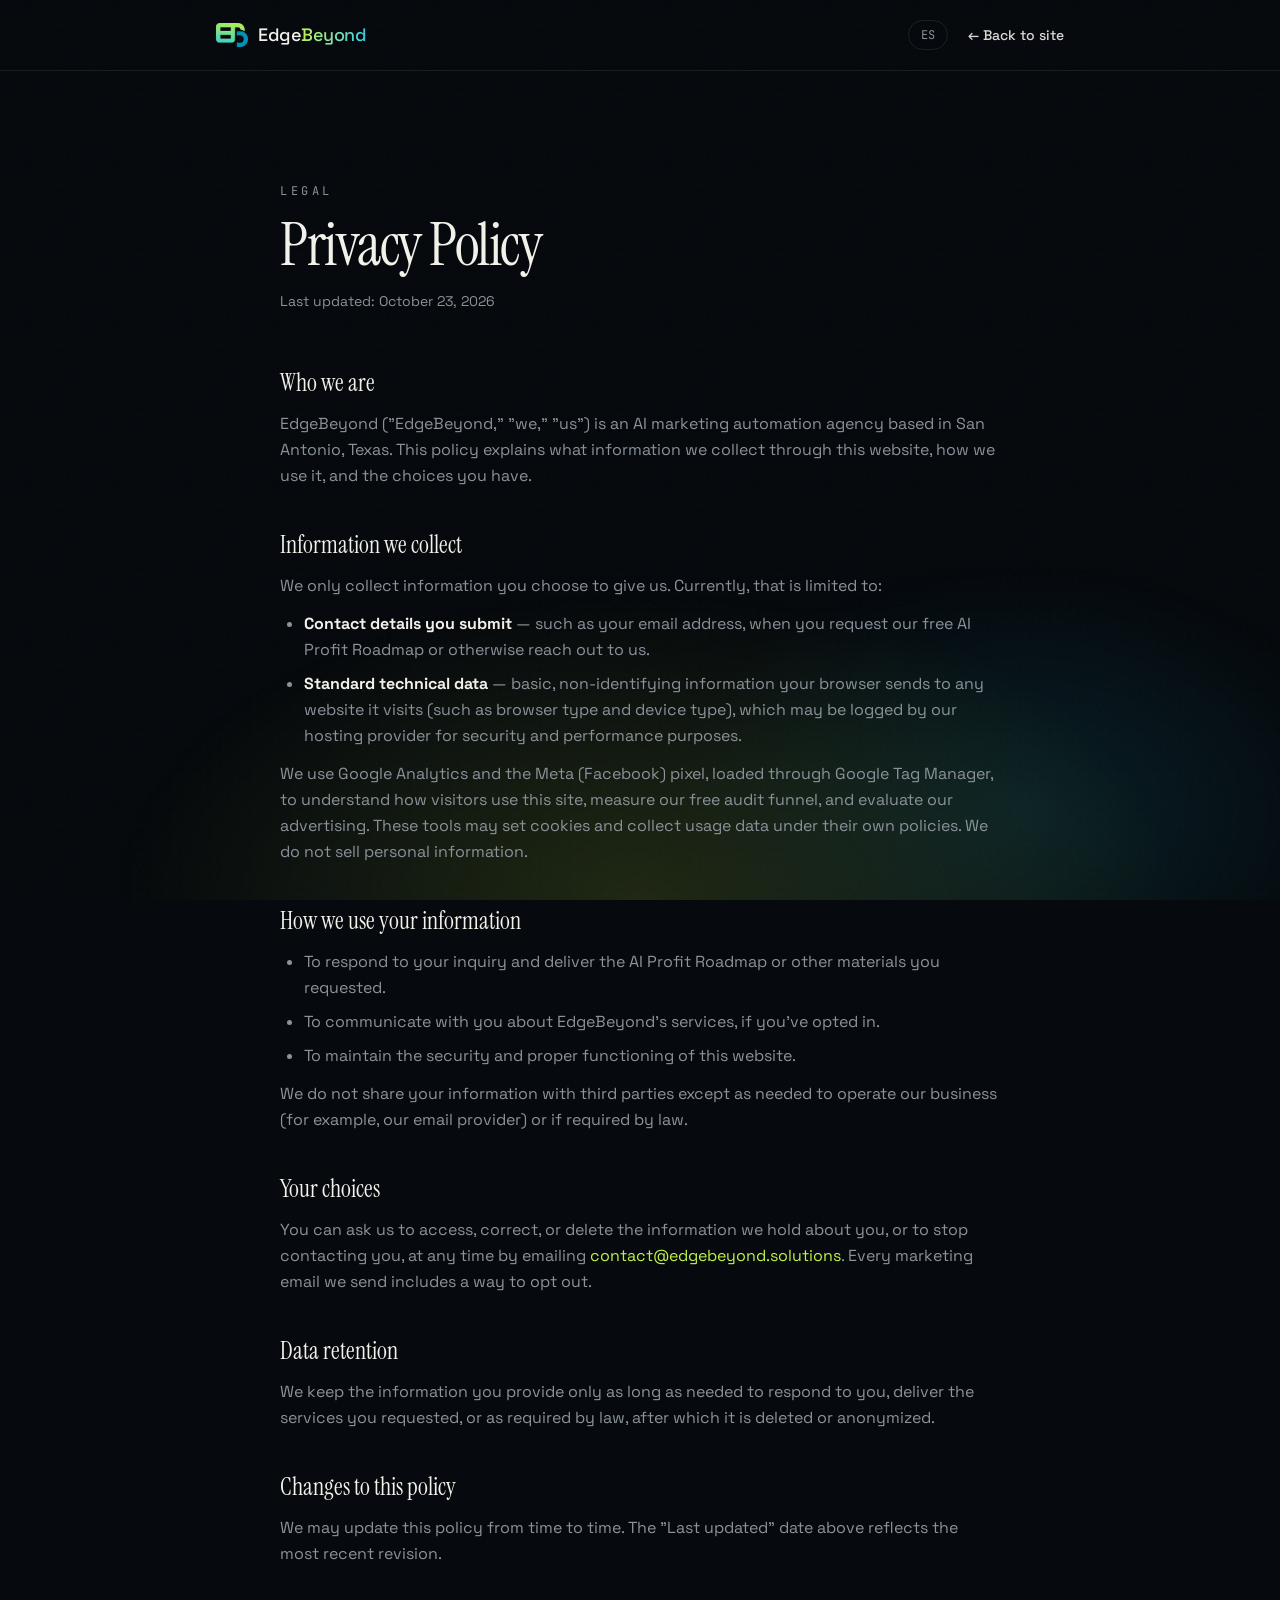
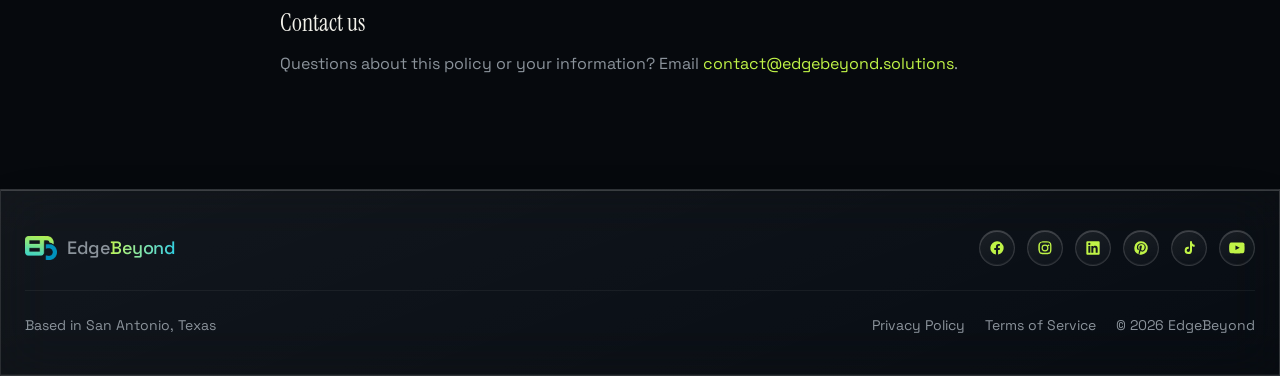
<file: privacy-policy.html>
<!DOCTYPE html>
<html lang="en">
<head>
<!-- Google Tag Manager -->
<script>(function(w,d,s,l,i){w[l]=w[l]||[];w[l].push({'gtm.start':
new Date().getTime(),event:'gtm.js'});var f=d.getElementsByTagName(s)[0],
j=d.createElement(s),dl=l!='dataLayer'?'&l='+l:'';j.async=true;j.src=
'https://www.googletagmanager.com/gtm.js?id='+i+dl;f.parentNode.insertBefore(j,f);
})(window,document,'script','dataLayer','GTM-MPHTCQDV');</script>
<!-- End Google Tag Manager -->
<meta charset="utf-8">
<meta name="viewport" content="width=device-width, initial-scale=1">
<title>Privacy Policy | EdgeBeyond</title>
<meta name="description" content="How EdgeBeyond collects, uses and protects the information you share with us, including data submitted through our free AI Profit Roadmap form.">
<meta name="robots" content="noindex, follow">
<link rel="canonical" href="https://edgebeyond.solutions/privacy-policy.html">
<link rel="alternate" hreflang="en" href="https://edgebeyond.solutions/privacy-policy.html">
<link rel="alternate" hreflang="es" href="https://edgebeyond.solutions/es/privacy-policy.html">
<link rel="icon" href="./favicon.ico?v=2" type="image/x-icon">
<link rel="apple-touch-icon" href="./logo-mark-512.png">
<link rel="preconnect" href="https://fonts.googleapis.com">
<link rel="preconnect" href="https://fonts.gstatic.com" crossorigin>
<link rel="preload" as="style" href="https://fonts.googleapis.com/css2?family=Instrument+Serif:ital@0;1&family=JetBrains+Mono:wght@400&family=Space+Grotesk:wght@300;400;500;600&display=swap">
<link rel="stylesheet" href="https://fonts.googleapis.com/css2?family=Instrument+Serif:ital@0;1&family=JetBrains+Mono:wght@400&family=Space+Grotesk:wght@300;400;500;600&display=swap" media="print" onload="this.media='all'">
<noscript><link rel="stylesheet" href="https://fonts.googleapis.com/css2?family=Instrument+Serif:ital@0;1&family=JetBrains+Mono:wght@400&family=Space+Grotesk:wght@300;400;500;600&display=swap"></noscript>
<link rel="stylesheet" href="./styles.css"></head>
<body class="grain overflow-x-clip">
<!-- Google Tag Manager (noscript) -->
<noscript><iframe src="https://www.googletagmanager.com/ns.html?id=GTM-MPHTCQDV"
height="0" width="0" style="display:none;visibility:hidden"></iframe></noscript>
<!-- End Google Tag Manager (noscript) -->

<div class="pointer-events-none fixed inset-0 -z-10" aria-hidden="true">
  <div class="absolute inset-0 horizon opacity-40"></div>
</div>

<header class="relative z-40 border-b border-border">
  <div class="mx-auto flex max-w-4xl items-center justify-between px-6 py-5">
    <a href="./index.html" class="flex items-center gap-2.5" aria-label="EdgeBeyond">
      <picture><source srcset="./logo-mark-color.webp" type="image/webp"><img src="./logo-mark-color.png" alt="" aria-hidden="true" class="h-6 w-8 shrink-0 object-contain"></picture>
      <span class="text-lg font-medium tracking-tight">Edge<span class="text-edge">Beyond</span></span>
    </a>
    <div class="flex items-center gap-5">
      <a href="./es/privacy-policy.html" hreflang="es" class="rounded-full border border-border px-3 py-1.5 font-mono text-xs text-muted-foreground transition-colors hover:text-foreground">ES</a>
      <a href="./index.html" class="text-sm font-medium text-foreground/90 transition-colors hover:text-primary">← Back to site</a>
    </div>
  </div>
</header>

<main class="mx-auto max-w-3xl px-6 py-20 md:py-28">
  <p class="font-mono text-xs uppercase tracking-[0.3em] text-muted-foreground">Legal</p>
  <h1 class="mt-4 font-display text-5xl tracking-tight md:text-6xl">Privacy Policy</h1>
  <p class="mt-4 text-sm text-muted-foreground">Last updated: October 23, 2026</p>

  <div class="mt-14 space-y-10 text-muted-foreground">
    <section>
      <h2 class="font-display text-2xl text-foreground">Who we are</h2>
      <p class="mt-3 leading-relaxed">EdgeBeyond ("EdgeBeyond," "we," "us") is an AI marketing automation agency based in San Antonio, Texas. This policy explains what information we collect through this website, how we use it, and the choices you have.</p>
    </section>

    <section>
      <h2 class="font-display text-2xl text-foreground">Information we collect</h2>
      <p class="mt-3 leading-relaxed">We only collect information you choose to give us. Currently, that is limited to:</p>
      <ul class="mt-3 list-disc space-y-2 pl-6 leading-relaxed">
        <li><strong class="text-foreground">Contact details you submit</strong> — such as your email address, when you request our free AI Profit Roadmap or otherwise reach out to us.</li>
        <li><strong class="text-foreground">Standard technical data</strong> — basic, non-identifying information your browser sends to any website it visits (such as browser type and device type), which may be logged by our hosting provider for security and performance purposes.</li>
      </ul>
      <p class="mt-3 leading-relaxed">We use Google Analytics and the Meta (Facebook) pixel, loaded through Google Tag Manager, to understand how visitors use this site, measure our free audit funnel, and evaluate our advertising. These tools may set cookies and collect usage data under their own policies. We do not sell personal information.</p>
    </section>

    <section>
      <h2 class="font-display text-2xl text-foreground">How we use your information</h2>
      <ul class="mt-3 list-disc space-y-2 pl-6 leading-relaxed">
        <li>To respond to your inquiry and deliver the AI Profit Roadmap or other materials you requested.</li>
        <li>To communicate with you about EdgeBeyond's services, if you've opted in.</li>
        <li>To maintain the security and proper functioning of this website.</li>
      </ul>
      <p class="mt-3 leading-relaxed">We do not share your information with third parties except as needed to operate our business (for example, our email provider) or if required by law.</p>
    </section>

    <section>
      <h2 class="font-display text-2xl text-foreground">Your choices</h2>
      <p class="mt-3 leading-relaxed">You can ask us to access, correct, or delete the information we hold about you, or to stop contacting you, at any time by emailing <a href="mailto:contact@edgebeyond.solutions" class="text-primary hover:underline">contact@edgebeyond.solutions</a>. Every marketing email we send includes a way to opt out.</p>
    </section>

    <section>
      <h2 class="font-display text-2xl text-foreground">Data retention</h2>
      <p class="mt-3 leading-relaxed">We keep the information you provide only as long as needed to respond to you, deliver the services you requested, or as required by law, after which it is deleted or anonymized.</p>
    </section>

    <section>
      <h2 class="font-display text-2xl text-foreground">Changes to this policy</h2>
      <p class="mt-3 leading-relaxed">We may update this policy from time to time. The "Last updated" date above reflects the most recent revision.</p>
    </section>

    <section>
      <h2 class="font-display text-2xl text-foreground">Contact us</h2>
      <p class="mt-3 leading-relaxed">Questions about this policy or your information? Email <a href="mailto:contact@edgebeyond.solutions" class="text-primary hover:underline">contact@edgebeyond.solutions</a>.</p>
    </section>
  </div>
</main>

<footer class="glass border-x-0 border-b-0">
  <div class="mx-auto flex max-w-7xl flex-col gap-6 px-6 py-10 text-sm text-muted-foreground">
    <div class="flex flex-col items-center gap-5 md:flex-row md:justify-between">
      <a href="./index.html" class="flex items-center gap-2.5" aria-label="EdgeBeyond">
        <picture><source srcset="./logo-mark-color.webp" type="image/webp"><img src="./logo-mark-color.png" alt="" aria-hidden="true" class="h-6 w-8 shrink-0 object-contain"></picture>
        <span class="text-lg font-medium tracking-tight">Edge<span class="text-edge">Beyond</span></span>
      </a>
      <div class="flex items-center gap-3">
        <a href="https://www.facebook.com/EdgeBeyondSolutions/" target="_blank" rel="noopener noreferrer" aria-label="Facebook" class="glass flex h-9 w-9 items-center justify-center rounded-full text-primary transition-colors hover:text-accent">
          <svg width="16" height="16" viewBox="0 0 24 24" fill="currentColor" aria-hidden="true"><path d="M22 12a10 10 0 1 0-11.6 9.9v-7H7.9V12h2.5V9.8c0-2.5 1.5-3.9 3.8-3.9 1.1 0 2.2.2 2.2.2v2.4h-1.2c-1.2 0-1.6.8-1.6 1.6V12h2.8l-.4 2.9h-2.4v7A10 10 0 0 0 22 12z"></path></svg>
        </a>
        <a href="https://www.instagram.com/edgebeyondsolutions/" target="_blank" rel="noopener noreferrer" aria-label="Instagram" class="glass flex h-9 w-9 items-center justify-center rounded-full text-primary transition-colors hover:text-accent">
          <svg width="16" height="16" viewBox="0 0 24 24" fill="currentColor" aria-hidden="true"><path d="M12 2c2.7 0 3.1 0 4.1.1 1 .1 1.7.2 2.3.5.6.3 1.1.6 1.6 1.1.5.5.9 1 1.1 1.6.2.6.4 1.3.5 2.3.1 1 .1 1.4.1 4.1s0 3.1-.1 4.1c-.1 1-.2 1.7-.5 2.3-.3.6-.6 1.1-1.1 1.6-.5.5-1 .9-1.6 1.1-.6.2-1.3.4-2.3.5-1 .1-1.4.1-4.1.1s-3.1 0-4.1-.1c-1-.1-1.7-.2-2.3-.5-.6-.3-1.1-.6-1.6-1.1-.5-.5-.9-1-1.1-1.6-.2-.6-.4-1.3-.5-2.3C2 15.1 2 14.7 2 12s0-3.1.1-4.1c.1-1 .2-1.7.5-2.3.3-.6.6-1.1 1.1-1.6.5-.5 1-.9 1.6-1.1.6-.2 1.3-.4 2.3-.5C8.9 2 9.3 2 12 2zm0 1.8c-2.6 0-3 0-4 .1-.9.1-1.4.2-1.7.3-.4.2-.7.3-1 .6-.3.3-.5.6-.6 1-.1.3-.3.8-.3 1.7-.1 1-.1 1.4-.1 4s0 3 .1 4c.1.9.2 1.4.3 1.7.2.4.3.7.6 1 .3.3.6.5 1 .6.3.1.8.3 1.7.3 1 .1 1.4.1 4 .1s3 0 4-.1c.9-.1 1.4-.2 1.7-.3.4-.2.7-.3 1-.6.3-.3.5-.6.6-1 .1-.3.3-.8.3-1.7.1-1 .1-1.4.1-4s0-3-.1-4c-.1-.9-.2-1.4-.3-1.7-.2-.4-.3-.7-.6-1-.3-.3-.6-.5-1-.6-.3-.1-.8-.3-1.7-.3-1-.1-1.4-.1-4-.1zm0 3a5.2 5.2 0 1 1 0 10.4A5.2 5.2 0 0 1 12 6.8zm0 1.8a3.4 3.4 0 1 0 0 6.8 3.4 3.4 0 0 0 0-6.8zm5.4-2a1.2 1.2 0 1 1 0 2.5 1.2 1.2 0 0 1 0-2.5z"></path></svg>
        </a>
        <a href="https://www.linkedin.com/company/edgebeyondsolutions/" target="_blank" rel="noopener noreferrer" aria-label="LinkedIn" class="glass flex h-9 w-9 items-center justify-center rounded-full text-primary transition-colors hover:text-accent">
          <svg width="16" height="16" viewBox="0 0 24 24" fill="currentColor" aria-hidden="true"><path d="M20.5 2h-17A1.5 1.5 0 0 0 2 3.5v17A1.5 1.5 0 0 0 3.5 22h17a1.5 1.5 0 0 0 1.5-1.5v-17A1.5 1.5 0 0 0 20.5 2zM8 19H5V9h3zM6.5 7.7A1.7 1.7 0 1 1 6.5 4.3a1.7 1.7 0 0 1 0 3.4zM19 19h-3v-5c0-1.2 0-2.7-1.6-2.7S12.5 12.6 12.5 14v5h-3V9h2.9v1.3h.1c.4-.8 1.4-1.6 2.9-1.6 3.1 0 3.6 2 3.6 4.7V19z"></path></svg>
        </a>
        <a href="https://www.pinterest.com/EdgeBeyondS/" target="_blank" rel="noopener noreferrer" aria-label="Pinterest" class="glass flex h-9 w-9 items-center justify-center rounded-full text-primary transition-colors hover:text-accent">
          <svg width="16" height="16" viewBox="0 0 24 24" fill="currentColor" aria-hidden="true"><path d="M12 2a10 10 0 0 0-3.6 19.3c0-.8 0-1.8.2-2.7l1.4-5.9s-.3-.7-.3-1.7c0-1.6.9-2.8 2.1-2.8 1 0 1.5.7 1.5 1.6 0 1-.6 2.5-1 3.9-.3 1.1.6 2 1.7 2 2 0 3.5-2.1 3.5-5.1 0-2.7-1.9-4.6-4.7-4.6-3.2 0-5.1 2.4-5.1 4.9 0 1 .4 2 .9 2.6.1.1.1.2.1.3l-.3 1.3c-.1.2-.2.3-.4.2-1.4-.6-2.2-2.5-2.2-4 0-3.3 2.4-6.3 6.9-6.3 3.6 0 6.5 2.6 6.5 6 0 3.6-2.3 6.5-5.4 6.5-1.1 0-2.1-.6-2.4-1.2l-.7 2.5c-.2.9-.9 2.1-1.4 2.8A10 10 0 1 0 12 2z"></path></svg>
        </a>
        <a href="https://www.tiktok.com/@edgebeyond.solutions" target="_blank" rel="noopener noreferrer" aria-label="TikTok" class="glass flex h-9 w-9 items-center justify-center rounded-full text-primary transition-colors hover:text-accent">
          <svg width="16" height="16" viewBox="0 0 24 24" fill="currentColor" aria-hidden="true"><path d="M16.5 2h-3v13.5a2.5 2.5 0 1 1-2.5-2.5c.2 0 .5 0 .7.1v-3a5.5 5.5 0 1 0 4.8 5.5V9a6.9 6.9 0 0 0 4 1.3V7.3A4.3 4.3 0 0 1 16.5 2z"></path></svg>
        </a>
        <a href="https://www.youtube.com/@EdgeBeyondSolutions" target="_blank" rel="noopener noreferrer" aria-label="YouTube" class="glass flex h-9 w-9 items-center justify-center rounded-full text-primary transition-colors hover:text-accent">
          <svg width="16" height="16" viewBox="0 0 24 24" fill="currentColor" aria-hidden="true"><path d="M23.5 7.2s-.2-1.6-.9-2.3c-.9-.9-1.9-.9-2.3-1C17.3 3.6 12 3.6 12 3.6h0s-5.3 0-8.3.3c-.4 0-1.4.1-2.3 1-.7.7-.9 2.3-.9 2.3S.2 9.1.2 11v1.9c0 1.9.3 3.8.3 3.8s.2 1.6.9 2.3c.9.9 2 .9 2.5 1 1.8.2 7.7.3 7.7.3s5.3 0 8.3-.3c.4-.1 1.4-.1 2.3-1 .7-.7.9-2.3.9-2.3s.3-1.9.3-3.8V11c0-1.9-.3-3.8-.3-3.8zM9.7 14.9V8.4l6.3 3.3-6.3 3.2z"></path></svg>
        </a>
      </div>
    </div>
    <div class="flex flex-col items-center gap-4 border-t border-border/60 pt-6 md:flex-row md:justify-between">
      <p>Based in San Antonio, Texas</p>
      <div class="flex items-center gap-5">
        <a href="./privacy-policy.html" class="transition-colors hover:text-foreground">Privacy Policy</a>
        <a href="./terms-of-service.html" class="transition-colors hover:text-foreground">Terms of Service</a>
        <p id="copyrightYear">© 2026 EdgeBeyond</p>
      </div>
    </div>
  </div>
</footer>

<script>
document.getElementById('copyrightYear').textContent = '© ' + new Date().getFullYear() + ' EdgeBeyond';
</script>
</body>
</html>
</file>
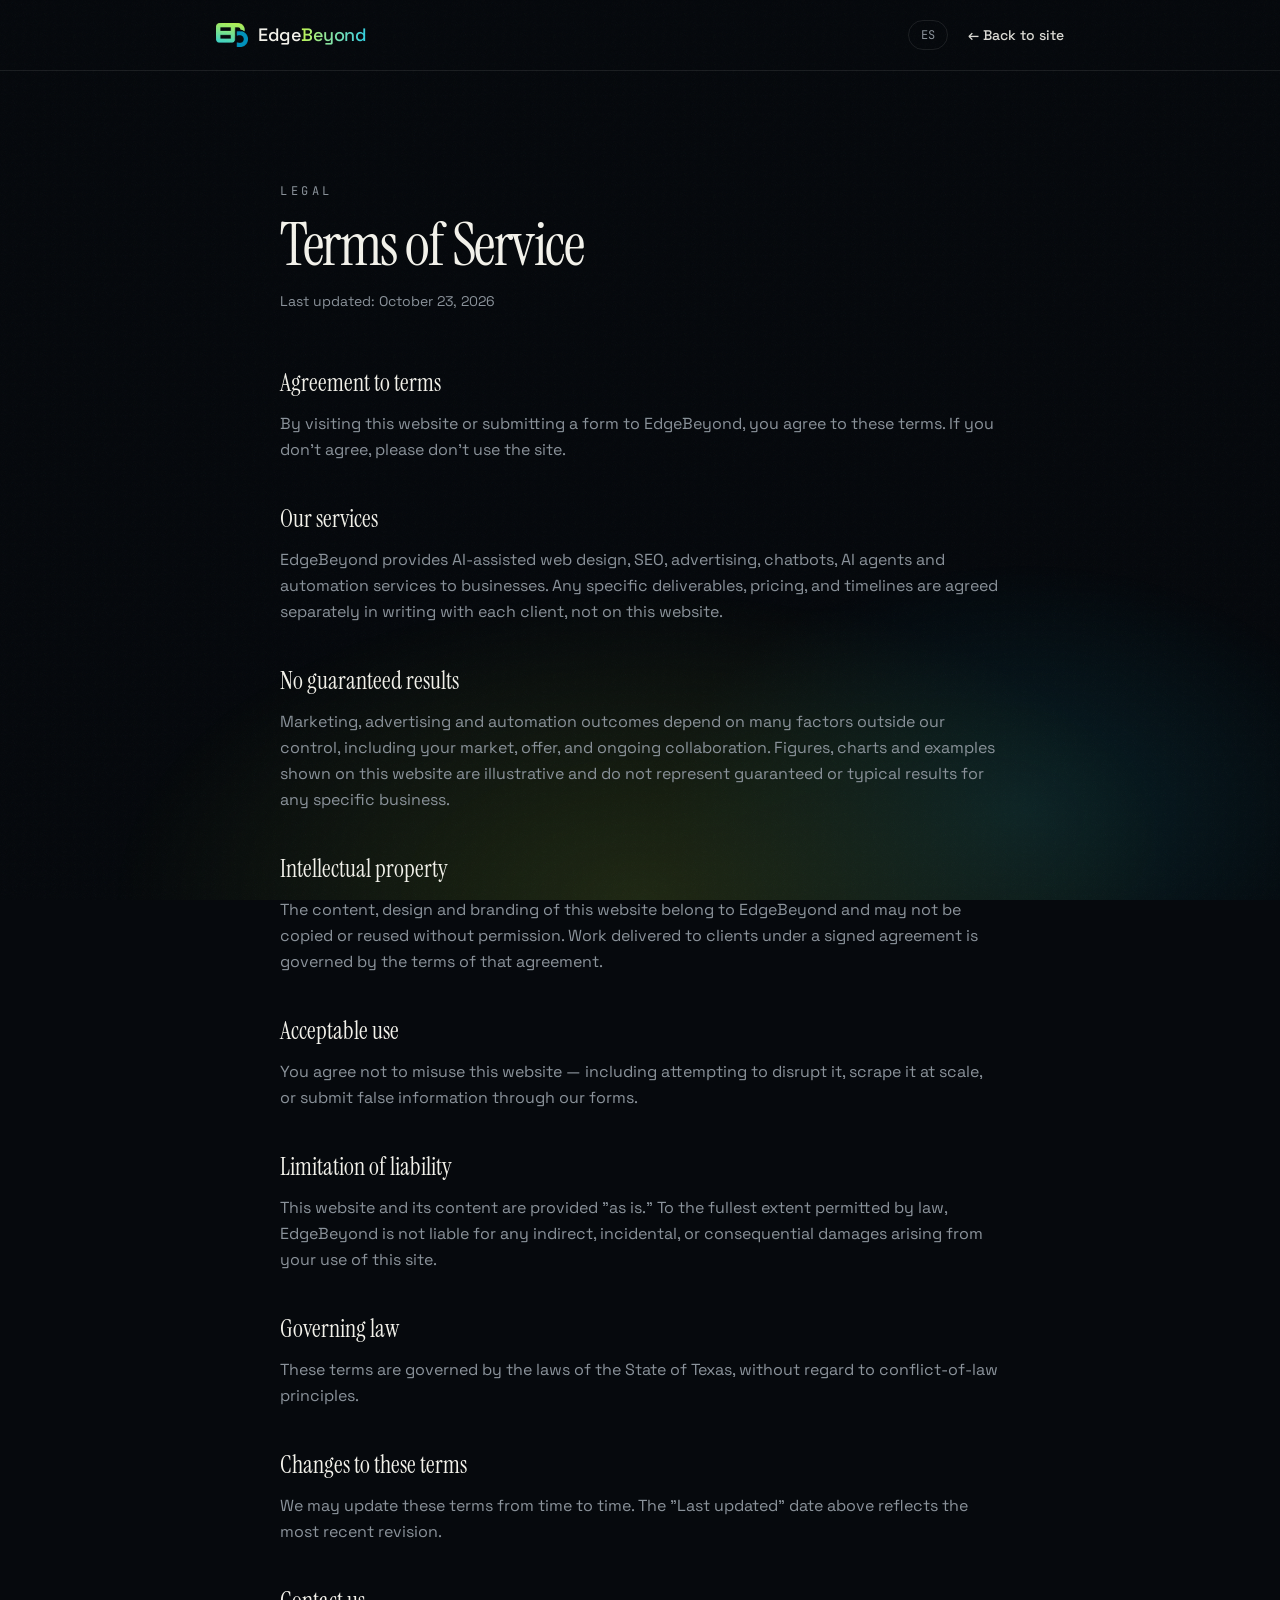
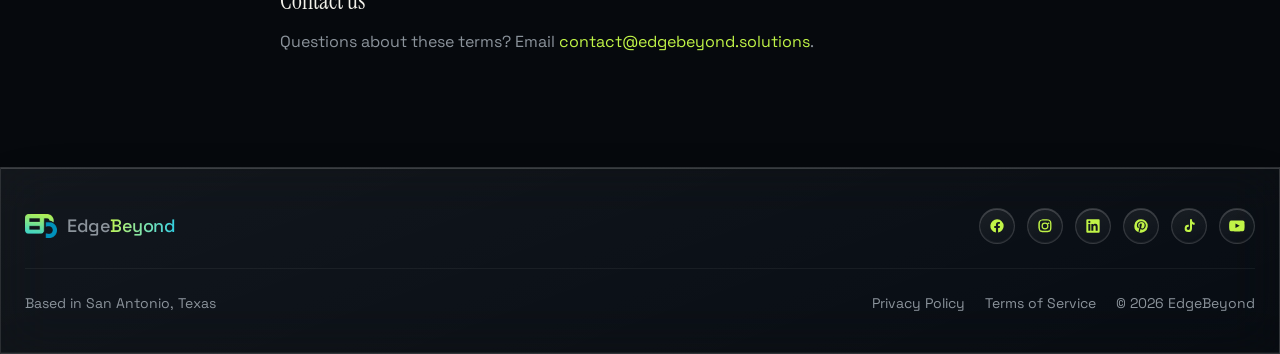
<file: terms-of-service.html>
<!DOCTYPE html>
<html lang="en">
<head>
<!-- Google Tag Manager -->
<script>(function(w,d,s,l,i){w[l]=w[l]||[];w[l].push({'gtm.start':
new Date().getTime(),event:'gtm.js'});var f=d.getElementsByTagName(s)[0],
j=d.createElement(s),dl=l!='dataLayer'?'&l='+l:'';j.async=true;j.src=
'https://www.googletagmanager.com/gtm.js?id='+i+dl;f.parentNode.insertBefore(j,f);
})(window,document,'script','dataLayer','GTM-MPHTCQDV');</script>
<!-- End Google Tag Manager -->
<meta charset="utf-8">
<meta name="viewport" content="width=device-width, initial-scale=1">
<title>Terms of Service | EdgeBeyond</title>
<meta name="description" content="The terms that govern your use of the EdgeBeyond website and your relationship with EdgeBeyond as a client or prospective client.">
<meta name="robots" content="noindex, follow">
<link rel="canonical" href="https://edgebeyond.solutions/terms-of-service.html">
<link rel="alternate" hreflang="en" href="https://edgebeyond.solutions/terms-of-service.html">
<link rel="alternate" hreflang="es" href="https://edgebeyond.solutions/es/terms-of-service.html">
<link rel="icon" href="./favicon.ico?v=2" type="image/x-icon">
<link rel="apple-touch-icon" href="./logo-mark-512.png">
<link rel="preconnect" href="https://fonts.googleapis.com">
<link rel="preconnect" href="https://fonts.gstatic.com" crossorigin>
<link rel="preload" as="style" href="https://fonts.googleapis.com/css2?family=Instrument+Serif:ital@0;1&family=JetBrains+Mono:wght@400&family=Space+Grotesk:wght@300;400;500;600&display=swap">
<link rel="stylesheet" href="https://fonts.googleapis.com/css2?family=Instrument+Serif:ital@0;1&family=JetBrains+Mono:wght@400&family=Space+Grotesk:wght@300;400;500;600&display=swap" media="print" onload="this.media='all'">
<noscript><link rel="stylesheet" href="https://fonts.googleapis.com/css2?family=Instrument+Serif:ital@0;1&family=JetBrains+Mono:wght@400&family=Space+Grotesk:wght@300;400;500;600&display=swap"></noscript>
<link rel="stylesheet" href="./styles.css"></head>
<body class="grain overflow-x-clip">
<!-- Google Tag Manager (noscript) -->
<noscript><iframe src="https://www.googletagmanager.com/ns.html?id=GTM-MPHTCQDV"
height="0" width="0" style="display:none;visibility:hidden"></iframe></noscript>
<!-- End Google Tag Manager (noscript) -->

<div class="pointer-events-none fixed inset-0 -z-10" aria-hidden="true">
  <div class="absolute inset-0 horizon opacity-40"></div>
</div>

<header class="relative z-40 border-b border-border">
  <div class="mx-auto flex max-w-4xl items-center justify-between px-6 py-5">
    <a href="./index.html" class="flex items-center gap-2.5" aria-label="EdgeBeyond">
      <picture><source srcset="./logo-mark-color.webp" type="image/webp"><img src="./logo-mark-color.png" alt="" aria-hidden="true" class="h-6 w-8 shrink-0 object-contain"></picture>
      <span class="text-lg font-medium tracking-tight">Edge<span class="text-edge">Beyond</span></span>
    </a>
    <div class="flex items-center gap-5">
      <a href="./es/terms-of-service.html" hreflang="es" class="rounded-full border border-border px-3 py-1.5 font-mono text-xs text-muted-foreground transition-colors hover:text-foreground">ES</a>
      <a href="./index.html" class="text-sm font-medium text-foreground/90 transition-colors hover:text-primary">← Back to site</a>
    </div>
  </div>
</header>

<main class="mx-auto max-w-3xl px-6 py-20 md:py-28">
  <p class="font-mono text-xs uppercase tracking-[0.3em] text-muted-foreground">Legal</p>
  <h1 class="mt-4 font-display text-5xl tracking-tight md:text-6xl">Terms of Service</h1>
  <p class="mt-4 text-sm text-muted-foreground">Last updated: October 23, 2026</p>

  <div class="mt-14 space-y-10 text-muted-foreground">
    <section>
      <h2 class="font-display text-2xl text-foreground">Agreement to terms</h2>
      <p class="mt-3 leading-relaxed">By visiting this website or submitting a form to EdgeBeyond, you agree to these terms. If you don't agree, please don't use the site.</p>
    </section>

    <section>
      <h2 class="font-display text-2xl text-foreground">Our services</h2>
      <p class="mt-3 leading-relaxed">EdgeBeyond provides AI-assisted web design, SEO, advertising, chatbots, AI agents and automation services to businesses. Any specific deliverables, pricing, and timelines are agreed separately in writing with each client, not on this website.</p>
    </section>

    <section>
      <h2 class="font-display text-2xl text-foreground">No guaranteed results</h2>
      <p class="mt-3 leading-relaxed">Marketing, advertising and automation outcomes depend on many factors outside our control, including your market, offer, and ongoing collaboration. Figures, charts and examples shown on this website are illustrative and do not represent guaranteed or typical results for any specific business.</p>
    </section>

    <section>
      <h2 class="font-display text-2xl text-foreground">Intellectual property</h2>
      <p class="mt-3 leading-relaxed">The content, design and branding of this website belong to EdgeBeyond and may not be copied or reused without permission. Work delivered to clients under a signed agreement is governed by the terms of that agreement.</p>
    </section>

    <section>
      <h2 class="font-display text-2xl text-foreground">Acceptable use</h2>
      <p class="mt-3 leading-relaxed">You agree not to misuse this website — including attempting to disrupt it, scrape it at scale, or submit false information through our forms.</p>
    </section>

    <section>
      <h2 class="font-display text-2xl text-foreground">Limitation of liability</h2>
      <p class="mt-3 leading-relaxed">This website and its content are provided "as is." To the fullest extent permitted by law, EdgeBeyond is not liable for any indirect, incidental, or consequential damages arising from your use of this site.</p>
    </section>

    <section>
      <h2 class="font-display text-2xl text-foreground">Governing law</h2>
      <p class="mt-3 leading-relaxed">These terms are governed by the laws of the State of Texas, without regard to conflict-of-law principles.</p>
    </section>

    <section>
      <h2 class="font-display text-2xl text-foreground">Changes to these terms</h2>
      <p class="mt-3 leading-relaxed">We may update these terms from time to time. The "Last updated" date above reflects the most recent revision.</p>
    </section>

    <section>
      <h2 class="font-display text-2xl text-foreground">Contact us</h2>
      <p class="mt-3 leading-relaxed">Questions about these terms? Email <a href="mailto:contact@edgebeyond.solutions" class="text-primary hover:underline">contact@edgebeyond.solutions</a>.</p>
    </section>
  </div>
</main>

<footer class="glass border-x-0 border-b-0">
  <div class="mx-auto flex max-w-7xl flex-col gap-6 px-6 py-10 text-sm text-muted-foreground">
    <div class="flex flex-col items-center gap-5 md:flex-row md:justify-between">
      <a href="./index.html" class="flex items-center gap-2.5" aria-label="EdgeBeyond">
        <picture><source srcset="./logo-mark-color.webp" type="image/webp"><img src="./logo-mark-color.png" alt="" aria-hidden="true" class="h-6 w-8 shrink-0 object-contain"></picture>
        <span class="text-lg font-medium tracking-tight">Edge<span class="text-edge">Beyond</span></span>
      </a>
      <div class="flex items-center gap-3">
        <a href="https://www.facebook.com/EdgeBeyondSolutions/" target="_blank" rel="noopener noreferrer" aria-label="Facebook" class="glass flex h-9 w-9 items-center justify-center rounded-full text-primary transition-colors hover:text-accent">
          <svg width="16" height="16" viewBox="0 0 24 24" fill="currentColor" aria-hidden="true"><path d="M22 12a10 10 0 1 0-11.6 9.9v-7H7.9V12h2.5V9.8c0-2.5 1.5-3.9 3.8-3.9 1.1 0 2.2.2 2.2.2v2.4h-1.2c-1.2 0-1.6.8-1.6 1.6V12h2.8l-.4 2.9h-2.4v7A10 10 0 0 0 22 12z"></path></svg>
        </a>
        <a href="https://www.instagram.com/edgebeyondsolutions/" target="_blank" rel="noopener noreferrer" aria-label="Instagram" class="glass flex h-9 w-9 items-center justify-center rounded-full text-primary transition-colors hover:text-accent">
          <svg width="16" height="16" viewBox="0 0 24 24" fill="currentColor" aria-hidden="true"><path d="M12 2c2.7 0 3.1 0 4.1.1 1 .1 1.7.2 2.3.5.6.3 1.1.6 1.6 1.1.5.5.9 1 1.1 1.6.2.6.4 1.3.5 2.3.1 1 .1 1.4.1 4.1s0 3.1-.1 4.1c-.1 1-.2 1.7-.5 2.3-.3.6-.6 1.1-1.1 1.6-.5.5-1 .9-1.6 1.1-.6.2-1.3.4-2.3.5-1 .1-1.4.1-4.1.1s-3.1 0-4.1-.1c-1-.1-1.7-.2-2.3-.5-.6-.3-1.1-.6-1.6-1.1-.5-.5-.9-1-1.1-1.6-.2-.6-.4-1.3-.5-2.3C2 15.1 2 14.7 2 12s0-3.1.1-4.1c.1-1 .2-1.7.5-2.3.3-.6.6-1.1 1.1-1.6.5-.5 1-.9 1.6-1.1.6-.2 1.3-.4 2.3-.5C8.9 2 9.3 2 12 2zm0 1.8c-2.6 0-3 0-4 .1-.9.1-1.4.2-1.7.3-.4.2-.7.3-1 .6-.3.3-.5.6-.6 1-.1.3-.3.8-.3 1.7-.1 1-.1 1.4-.1 4s0 3 .1 4c.1.9.2 1.4.3 1.7.2.4.3.7.6 1 .3.3.6.5 1 .6.3.1.8.3 1.7.3 1 .1 1.4.1 4 .1s3 0 4-.1c.9-.1 1.4-.2 1.7-.3.4-.2.7-.3 1-.6.3-.3.5-.6.6-1 .1-.3.3-.8.3-1.7.1-1 .1-1.4.1-4s0-3-.1-4c-.1-.9-.2-1.4-.3-1.7-.2-.4-.3-.7-.6-1-.3-.3-.6-.5-1-.6-.3-.1-.8-.3-1.7-.3-1-.1-1.4-.1-4-.1zm0 3a5.2 5.2 0 1 1 0 10.4A5.2 5.2 0 0 1 12 6.8zm0 1.8a3.4 3.4 0 1 0 0 6.8 3.4 3.4 0 0 0 0-6.8zm5.4-2a1.2 1.2 0 1 1 0 2.5 1.2 1.2 0 0 1 0-2.5z"></path></svg>
        </a>
        <a href="https://www.linkedin.com/company/edgebeyondsolutions/" target="_blank" rel="noopener noreferrer" aria-label="LinkedIn" class="glass flex h-9 w-9 items-center justify-center rounded-full text-primary transition-colors hover:text-accent">
          <svg width="16" height="16" viewBox="0 0 24 24" fill="currentColor" aria-hidden="true"><path d="M20.5 2h-17A1.5 1.5 0 0 0 2 3.5v17A1.5 1.5 0 0 0 3.5 22h17a1.5 1.5 0 0 0 1.5-1.5v-17A1.5 1.5 0 0 0 20.5 2zM8 19H5V9h3zM6.5 7.7A1.7 1.7 0 1 1 6.5 4.3a1.7 1.7 0 0 1 0 3.4zM19 19h-3v-5c0-1.2 0-2.7-1.6-2.7S12.5 12.6 12.5 14v5h-3V9h2.9v1.3h.1c.4-.8 1.4-1.6 2.9-1.6 3.1 0 3.6 2 3.6 4.7V19z"></path></svg>
        </a>
        <a href="https://www.pinterest.com/EdgeBeyondS/" target="_blank" rel="noopener noreferrer" aria-label="Pinterest" class="glass flex h-9 w-9 items-center justify-center rounded-full text-primary transition-colors hover:text-accent">
          <svg width="16" height="16" viewBox="0 0 24 24" fill="currentColor" aria-hidden="true"><path d="M12 2a10 10 0 0 0-3.6 19.3c0-.8 0-1.8.2-2.7l1.4-5.9s-.3-.7-.3-1.7c0-1.6.9-2.8 2.1-2.8 1 0 1.5.7 1.5 1.6 0 1-.6 2.5-1 3.9-.3 1.1.6 2 1.7 2 2 0 3.5-2.1 3.5-5.1 0-2.7-1.9-4.6-4.7-4.6-3.2 0-5.1 2.4-5.1 4.9 0 1 .4 2 .9 2.6.1.1.1.2.1.3l-.3 1.3c-.1.2-.2.3-.4.2-1.4-.6-2.2-2.5-2.2-4 0-3.3 2.4-6.3 6.9-6.3 3.6 0 6.5 2.6 6.5 6 0 3.6-2.3 6.5-5.4 6.5-1.1 0-2.1-.6-2.4-1.2l-.7 2.5c-.2.9-.9 2.1-1.4 2.8A10 10 0 1 0 12 2z"></path></svg>
        </a>
        <a href="https://www.tiktok.com/@edgebeyond.solutions" target="_blank" rel="noopener noreferrer" aria-label="TikTok" class="glass flex h-9 w-9 items-center justify-center rounded-full text-primary transition-colors hover:text-accent">
          <svg width="16" height="16" viewBox="0 0 24 24" fill="currentColor" aria-hidden="true"><path d="M16.5 2h-3v13.5a2.5 2.5 0 1 1-2.5-2.5c.2 0 .5 0 .7.1v-3a5.5 5.5 0 1 0 4.8 5.5V9a6.9 6.9 0 0 0 4 1.3V7.3A4.3 4.3 0 0 1 16.5 2z"></path></svg>
        </a>
        <a href="https://www.youtube.com/@EdgeBeyondSolutions" target="_blank" rel="noopener noreferrer" aria-label="YouTube" class="glass flex h-9 w-9 items-center justify-center rounded-full text-primary transition-colors hover:text-accent">
          <svg width="16" height="16" viewBox="0 0 24 24" fill="currentColor" aria-hidden="true"><path d="M23.5 7.2s-.2-1.6-.9-2.3c-.9-.9-1.9-.9-2.3-1C17.3 3.6 12 3.6 12 3.6h0s-5.3 0-8.3.3c-.4 0-1.4.1-2.3 1-.7.7-.9 2.3-.9 2.3S.2 9.1.2 11v1.9c0 1.9.3 3.8.3 3.8s.2 1.6.9 2.3c.9.9 2 .9 2.5 1 1.8.2 7.7.3 7.7.3s5.3 0 8.3-.3c.4-.1 1.4-.1 2.3-1 .7-.7.9-2.3.9-2.3s.3-1.9.3-3.8V11c0-1.9-.3-3.8-.3-3.8zM9.7 14.9V8.4l6.3 3.3-6.3 3.2z"></path></svg>
        </a>
      </div>
    </div>
    <div class="flex flex-col items-center gap-4 border-t border-border/60 pt-6 md:flex-row md:justify-between">
      <p>Based in San Antonio, Texas</p>
      <div class="flex items-center gap-5">
        <a href="./privacy-policy.html" class="transition-colors hover:text-foreground">Privacy Policy</a>
        <a href="./terms-of-service.html" class="transition-colors hover:text-foreground">Terms of Service</a>
        <p id="copyrightYear">© 2026 EdgeBeyond</p>
      </div>
    </div>
  </div>
</footer>

<script>
document.getElementById('copyrightYear').textContent = '© ' + new Date().getFullYear() + ' EdgeBeyond';
</script>
</body>
</html>
</file>
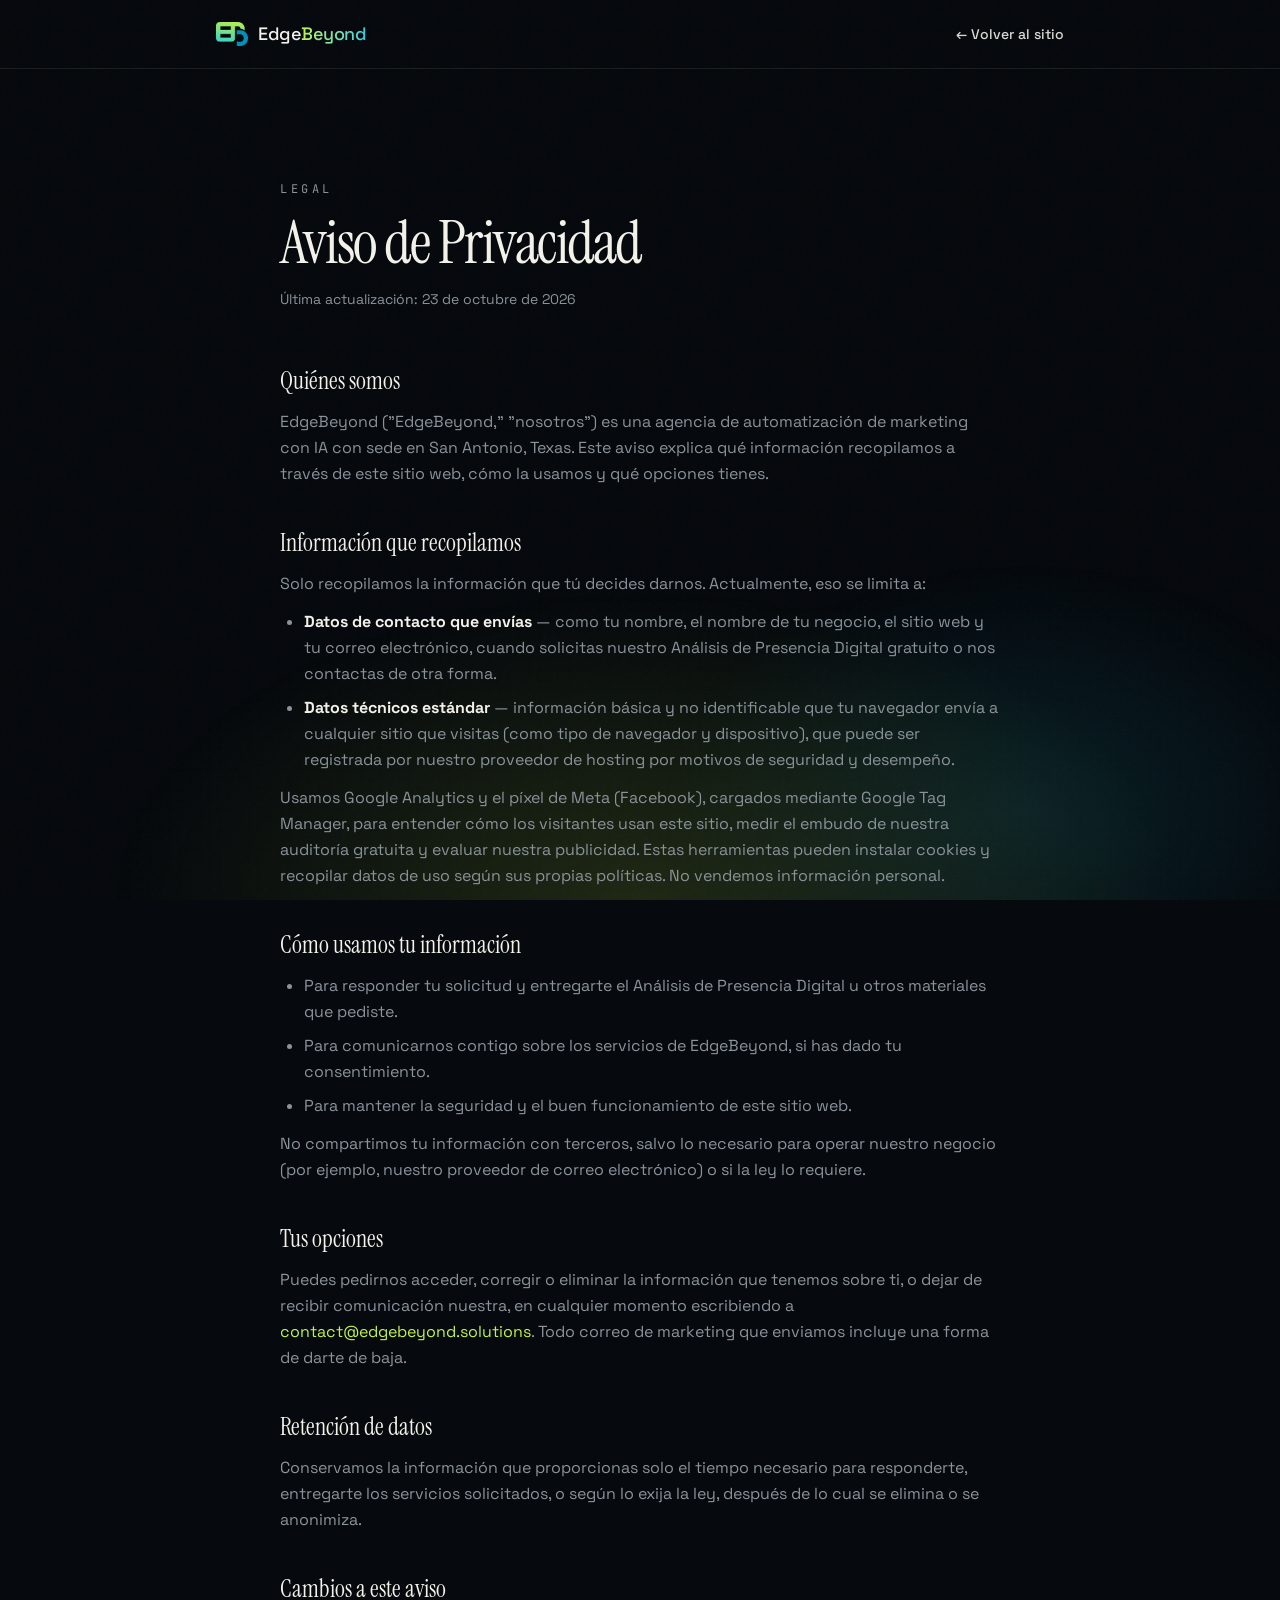
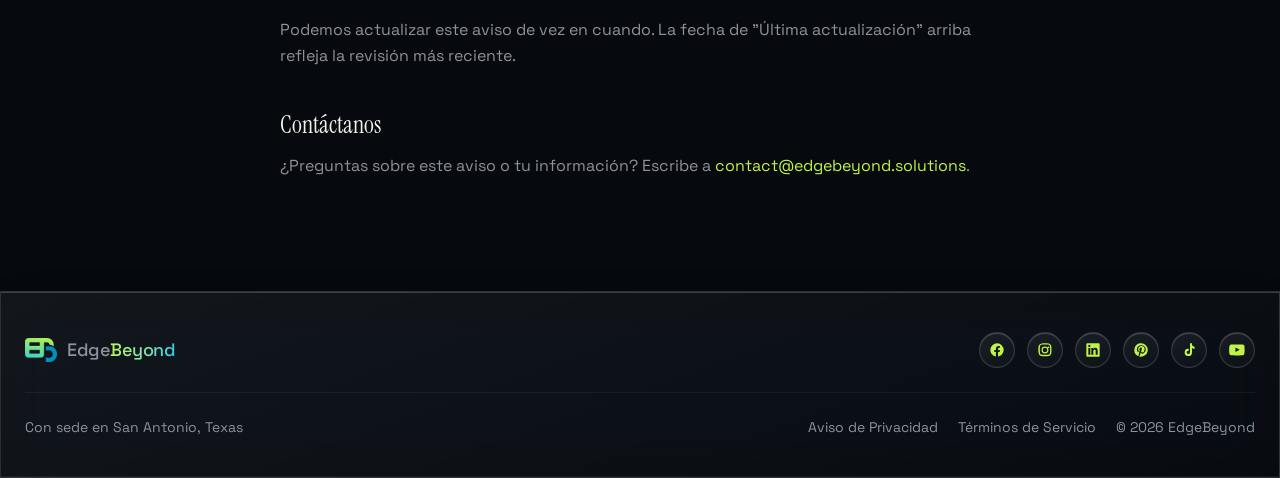
<file: es/privacy-policy.html>
<!DOCTYPE html>
<html lang="es">
<head>
<!-- Google Tag Manager -->
<script>(function(w,d,s,l,i){w[l]=w[l]||[];w[l].push({'gtm.start':
new Date().getTime(),event:'gtm.js'});var f=d.getElementsByTagName(s)[0],
j=d.createElement(s),dl=l!='dataLayer'?'&l='+l:'';j.async=true;j.src=
'https://www.googletagmanager.com/gtm.js?id='+i+dl;f.parentNode.insertBefore(j,f);
})(window,document,'script','dataLayer','GTM-MPHTCQDV');</script>
<!-- End Google Tag Manager -->
<meta charset="utf-8">
<meta name="viewport" content="width=device-width, initial-scale=1">
<title>Aviso de Privacidad | EdgeBeyond</title>
<meta name="description" content="Cómo EdgeBeyond recopila, usa y protege la información que compartes con nosotros, incluyendo los datos enviados a través de nuestro formulario de Roadmap de IA gratuito.">
<meta name="robots" content="noindex, follow">
<link rel="canonical" href="https://edgebeyond.solutions/es/privacy-policy.html">
<link rel="alternate" hreflang="en" href="https://edgebeyond.solutions/privacy-policy.html">
<link rel="alternate" hreflang="es" href="https://edgebeyond.solutions/es/privacy-policy.html">
<link rel="icon" href="../favicon.ico?v=2" type="image/x-icon">
<link rel="apple-touch-icon" href="../logo-mark-512.png">
<link rel="preconnect" href="https://fonts.googleapis.com">
<link rel="preconnect" href="https://fonts.gstatic.com" crossorigin>
<link rel="preload" as="style" href="https://fonts.googleapis.com/css2?family=Instrument+Serif:ital@0;1&family=JetBrains+Mono:wght@400&family=Space+Grotesk:wght@300;400;500;600&display=swap">
<link rel="stylesheet" href="https://fonts.googleapis.com/css2?family=Instrument+Serif:ital@0;1&family=JetBrains+Mono:wght@400&family=Space+Grotesk:wght@300;400;500;600&display=swap" media="print" onload="this.media='all'">
<noscript><link rel="stylesheet" href="https://fonts.googleapis.com/css2?family=Instrument+Serif:ital@0;1&family=JetBrains+Mono:wght@400&family=Space+Grotesk:wght@300;400;500;600&display=swap"></noscript>
<link rel="stylesheet" href="../styles.css"></head>
<body class="grain overflow-x-clip">
<!-- Google Tag Manager (noscript) -->
<noscript><iframe src="https://www.googletagmanager.com/ns.html?id=GTM-MPHTCQDV"
height="0" width="0" style="display:none;visibility:hidden"></iframe></noscript>
<!-- End Google Tag Manager (noscript) -->

<div class="pointer-events-none fixed inset-0 -z-10" aria-hidden="true">
  <div class="absolute inset-0 horizon opacity-40"></div>
</div>

<header class="relative z-40 border-b border-border">
  <div class="mx-auto flex max-w-4xl items-center justify-between px-6 py-5">
    <a href="./index.html" class="flex items-center gap-2.5" aria-label="EdgeBeyond">
      <picture><source srcset="../logo-mark-color.webp" type="image/webp"><img src="../logo-mark-color.png" alt="" aria-hidden="true" class="h-6 w-8 shrink-0 object-contain"></picture>
      <span class="text-lg font-medium tracking-tight">Edge<span class="text-edge">Beyond</span></span>
    </a>
    <a href="./index.html" class="text-sm font-medium text-foreground/90 transition-colors hover:text-primary">← Volver al sitio</a>
  </div>
</header>

<main class="mx-auto max-w-3xl px-6 py-20 md:py-28">
  <p class="font-mono text-xs uppercase tracking-[0.3em] text-muted-foreground">Legal</p>
  <h1 class="mt-4 font-display text-5xl tracking-tight md:text-6xl">Aviso de Privacidad</h1>
  <p class="mt-4 text-sm text-muted-foreground">Última actualización: 23 de octubre de 2026</p>

  <div class="mt-14 space-y-10 text-muted-foreground">
    <section>
      <h2 class="font-display text-2xl text-foreground">Quiénes somos</h2>
      <p class="mt-3 leading-relaxed">EdgeBeyond ("EdgeBeyond," "nosotros") es una agencia de automatización de marketing con IA con sede en San Antonio, Texas. Este aviso explica qué información recopilamos a través de este sitio web, cómo la usamos y qué opciones tienes.</p>
    </section>

    <section>
      <h2 class="font-display text-2xl text-foreground">Información que recopilamos</h2>
      <p class="mt-3 leading-relaxed">Solo recopilamos la información que tú decides darnos. Actualmente, eso se limita a:</p>
      <ul class="mt-3 list-disc space-y-2 pl-6 leading-relaxed">
        <li><strong class="text-foreground">Datos de contacto que envías</strong> — como tu nombre, el nombre de tu negocio, el sitio web y tu correo electrónico, cuando solicitas nuestro Análisis de Presencia Digital gratuito o nos contactas de otra forma.</li>
        <li><strong class="text-foreground">Datos técnicos estándar</strong> — información básica y no identificable que tu navegador envía a cualquier sitio que visitas (como tipo de navegador y dispositivo), que puede ser registrada por nuestro proveedor de hosting por motivos de seguridad y desempeño.</li>
      </ul>
      <p class="mt-3 leading-relaxed">Usamos Google Analytics y el píxel de Meta (Facebook), cargados mediante Google Tag Manager, para entender cómo los visitantes usan este sitio, medir el embudo de nuestra auditoría gratuita y evaluar nuestra publicidad. Estas herramientas pueden instalar cookies y recopilar datos de uso según sus propias políticas. No vendemos información personal.</p>
    </section>

    <section>
      <h2 class="font-display text-2xl text-foreground">Cómo usamos tu información</h2>
      <ul class="mt-3 list-disc space-y-2 pl-6 leading-relaxed">
        <li>Para responder tu solicitud y entregarte el Análisis de Presencia Digital u otros materiales que pediste.</li>
        <li>Para comunicarnos contigo sobre los servicios de EdgeBeyond, si has dado tu consentimiento.</li>
        <li>Para mantener la seguridad y el buen funcionamiento de este sitio web.</li>
      </ul>
      <p class="mt-3 leading-relaxed">No compartimos tu información con terceros, salvo lo necesario para operar nuestro negocio (por ejemplo, nuestro proveedor de correo electrónico) o si la ley lo requiere.</p>
    </section>

    <section>
      <h2 class="font-display text-2xl text-foreground">Tus opciones</h2>
      <p class="mt-3 leading-relaxed">Puedes pedirnos acceder, corregir o eliminar la información que tenemos sobre ti, o dejar de recibir comunicación nuestra, en cualquier momento escribiendo a <a href="mailto:contact@edgebeyond.solutions" class="text-primary hover:underline">contact@edgebeyond.solutions</a>. Todo correo de marketing que enviamos incluye una forma de darte de baja.</p>
    </section>

    <section>
      <h2 class="font-display text-2xl text-foreground">Retención de datos</h2>
      <p class="mt-3 leading-relaxed">Conservamos la información que proporcionas solo el tiempo necesario para responderte, entregarte los servicios solicitados, o según lo exija la ley, después de lo cual se elimina o se anonimiza.</p>
    </section>

    <section>
      <h2 class="font-display text-2xl text-foreground">Cambios a este aviso</h2>
      <p class="mt-3 leading-relaxed">Podemos actualizar este aviso de vez en cuando. La fecha de "Última actualización" arriba refleja la revisión más reciente.</p>
    </section>

    <section>
      <h2 class="font-display text-2xl text-foreground">Contáctanos</h2>
      <p class="mt-3 leading-relaxed">¿Preguntas sobre este aviso o tu información? Escribe a <a href="mailto:contact@edgebeyond.solutions" class="text-primary hover:underline">contact@edgebeyond.solutions</a>.</p>
    </section>
  </div>
</main>

<footer class="glass border-x-0 border-b-0">
  <div class="mx-auto flex max-w-7xl flex-col gap-6 px-6 py-10 text-sm text-muted-foreground">
    <div class="flex flex-col items-center gap-5 md:flex-row md:justify-between">
      <a href="./index.html" class="flex items-center gap-2.5" aria-label="EdgeBeyond">
        <picture><source srcset="../logo-mark-color.webp" type="image/webp"><img src="../logo-mark-color.png" alt="" aria-hidden="true" class="h-6 w-8 shrink-0 object-contain"></picture>
        <span class="text-lg font-medium tracking-tight">Edge<span class="text-edge">Beyond</span></span>
      </a>
      <div class="flex items-center gap-3">
        <a href="https://www.facebook.com/EdgeBeyondSolutions/" target="_blank" rel="noopener noreferrer" aria-label="Facebook" class="glass flex h-9 w-9 items-center justify-center rounded-full text-primary transition-colors hover:text-accent">
          <svg width="16" height="16" viewBox="0 0 24 24" fill="currentColor" aria-hidden="true"><path d="M22 12a10 10 0 1 0-11.6 9.9v-7H7.9V12h2.5V9.8c0-2.5 1.5-3.9 3.8-3.9 1.1 0 2.2.2 2.2.2v2.4h-1.2c-1.2 0-1.6.8-1.6 1.6V12h2.8l-.4 2.9h-2.4v7A10 10 0 0 0 22 12z"></path></svg>
        </a>
        <a href="https://www.instagram.com/edgebeyondsolutions/" target="_blank" rel="noopener noreferrer" aria-label="Instagram" class="glass flex h-9 w-9 items-center justify-center rounded-full text-primary transition-colors hover:text-accent">
          <svg width="16" height="16" viewBox="0 0 24 24" fill="currentColor" aria-hidden="true"><path d="M12 2c2.7 0 3.1 0 4.1.1 1 .1 1.7.2 2.3.5.6.3 1.1.6 1.6 1.1.5.5.9 1 1.1 1.6.2.6.4 1.3.5 2.3.1 1 .1 1.4.1 4.1s0 3.1-.1 4.1c-.1 1-.2 1.7-.5 2.3-.3.6-.6 1.1-1.1 1.6-.5.5-1 .9-1.6 1.1-.6.2-1.3.4-2.3.5-1 .1-1.4.1-4.1.1s-3.1 0-4.1-.1c-1-.1-1.7-.2-2.3-.5-.6-.3-1.1-.6-1.6-1.1-.5-.5-.9-1-1.1-1.6-.2-.6-.4-1.3-.5-2.3C2 15.1 2 14.7 2 12s0-3.1.1-4.1c.1-1 .2-1.7.5-2.3.3-.6.6-1.1 1.1-1.6.5-.5 1-.9 1.6-1.1.6-.2 1.3-.4 2.3-.5C8.9 2 9.3 2 12 2zm0 1.8c-2.6 0-3 0-4 .1-.9.1-1.4.2-1.7.3-.4.2-.7.3-1 .6-.3.3-.5.6-.6 1-.1.3-.3.8-.3 1.7-.1 1-.1 1.4-.1 4s0 3 .1 4c.1.9.2 1.4.3 1.7.2.4.3.7.6 1 .3.3.6.5 1 .6.3.1.8.3 1.7.3 1 .1 1.4.1 4 .1s3 0 4-.1c.9-.1 1.4-.2 1.7-.3.4-.2.7-.3 1-.6.3-.3.5-.6.6-1 .1-.3.3-.8.3-1.7.1-1 .1-1.4.1-4s0-3-.1-4c-.1-.9-.2-1.4-.3-1.7-.2-.4-.3-.7-.6-1-.3-.3-.6-.5-1-.6-.3-.1-.8-.3-1.7-.3-1-.1-1.4-.1-4-.1zm0 3a5.2 5.2 0 1 1 0 10.4A5.2 5.2 0 0 1 12 6.8zm0 1.8a3.4 3.4 0 1 0 0 6.8 3.4 3.4 0 0 0 0-6.8zm5.4-2a1.2 1.2 0 1 1 0 2.5 1.2 1.2 0 0 1 0-2.5z"></path></svg>
        </a>
        <a href="https://www.linkedin.com/company/edgebeyondsolutions/" target="_blank" rel="noopener noreferrer" aria-label="LinkedIn" class="glass flex h-9 w-9 items-center justify-center rounded-full text-primary transition-colors hover:text-accent">
          <svg width="16" height="16" viewBox="0 0 24 24" fill="currentColor" aria-hidden="true"><path d="M20.5 2h-17A1.5 1.5 0 0 0 2 3.5v17A1.5 1.5 0 0 0 3.5 22h17a1.5 1.5 0 0 0 1.5-1.5v-17A1.5 1.5 0 0 0 20.5 2zM8 19H5V9h3zM6.5 7.7A1.7 1.7 0 1 1 6.5 4.3a1.7 1.7 0 0 1 0 3.4zM19 19h-3v-5c0-1.2 0-2.7-1.6-2.7S12.5 12.6 12.5 14v5h-3V9h2.9v1.3h.1c.4-.8 1.4-1.6 2.9-1.6 3.1 0 3.6 2 3.6 4.7V19z"></path></svg>
        </a>
        <a href="https://www.pinterest.com/EdgeBeyondS/" target="_blank" rel="noopener noreferrer" aria-label="Pinterest" class="glass flex h-9 w-9 items-center justify-center rounded-full text-primary transition-colors hover:text-accent">
          <svg width="16" height="16" viewBox="0 0 24 24" fill="currentColor" aria-hidden="true"><path d="M12 2a10 10 0 0 0-3.6 19.3c0-.8 0-1.8.2-2.7l1.4-5.9s-.3-.7-.3-1.7c0-1.6.9-2.8 2.1-2.8 1 0 1.5.7 1.5 1.6 0 1-.6 2.5-1 3.9-.3 1.1.6 2 1.7 2 2 0 3.5-2.1 3.5-5.1 0-2.7-1.9-4.6-4.7-4.6-3.2 0-5.1 2.4-5.1 4.9 0 1 .4 2 .9 2.6.1.1.1.2.1.3l-.3 1.3c-.1.2-.2.3-.4.2-1.4-.6-2.2-2.5-2.2-4 0-3.3 2.4-6.3 6.9-6.3 3.6 0 6.5 2.6 6.5 6 0 3.6-2.3 6.5-5.4 6.5-1.1 0-2.1-.6-2.4-1.2l-.7 2.5c-.2.9-.9 2.1-1.4 2.8A10 10 0 1 0 12 2z"></path></svg>
        </a>
        <a href="https://www.tiktok.com/@edgebeyond.solutions" target="_blank" rel="noopener noreferrer" aria-label="TikTok" class="glass flex h-9 w-9 items-center justify-center rounded-full text-primary transition-colors hover:text-accent">
          <svg width="16" height="16" viewBox="0 0 24 24" fill="currentColor" aria-hidden="true"><path d="M16.5 2h-3v13.5a2.5 2.5 0 1 1-2.5-2.5c.2 0 .5 0 .7.1v-3a5.5 5.5 0 1 0 4.8 5.5V9a6.9 6.9 0 0 0 4 1.3V7.3A4.3 4.3 0 0 1 16.5 2z"></path></svg>
        </a>
        <a href="https://www.youtube.com/@EdgeBeyondSolutions" target="_blank" rel="noopener noreferrer" aria-label="YouTube" class="glass flex h-9 w-9 items-center justify-center rounded-full text-primary transition-colors hover:text-accent">
          <svg width="16" height="16" viewBox="0 0 24 24" fill="currentColor" aria-hidden="true"><path d="M23.5 7.2s-.2-1.6-.9-2.3c-.9-.9-1.9-.9-2.3-1C17.3 3.6 12 3.6 12 3.6h0s-5.3 0-8.3.3c-.4 0-1.4.1-2.3 1-.7.7-.9 2.3-.9 2.3S.2 9.1.2 11v1.9c0 1.9.3 3.8.3 3.8s.2 1.6.9 2.3c.9.9 2 .9 2.5 1 1.8.2 7.7.3 7.7.3s5.3 0 8.3-.3c.4-.1 1.4-.1 2.3-1 .7-.7.9-2.3.9-2.3s.3-1.9.3-3.8V11c0-1.9-.3-3.8-.3-3.8zM9.7 14.9V8.4l6.3 3.3-6.3 3.2z"></path></svg>
        </a>
      </div>
    </div>
    <div class="flex flex-col items-center gap-4 border-t border-border/60 pt-6 md:flex-row md:justify-between">
      <p>Con sede en San Antonio, Texas</p>
      <div class="flex items-center gap-5">
        <a href="./privacy-policy.html" class="transition-colors hover:text-foreground">Aviso de Privacidad</a>
        <a href="./terms-of-service.html" class="transition-colors hover:text-foreground">Términos de Servicio</a>
        <p id="copyrightYear">© 2026 EdgeBeyond</p>
      </div>
    </div>
  </div>
</footer>

<script>
document.getElementById('copyrightYear').textContent = '© ' + new Date().getFullYear() + ' EdgeBeyond';
</script>
</body>
</html>
</file>
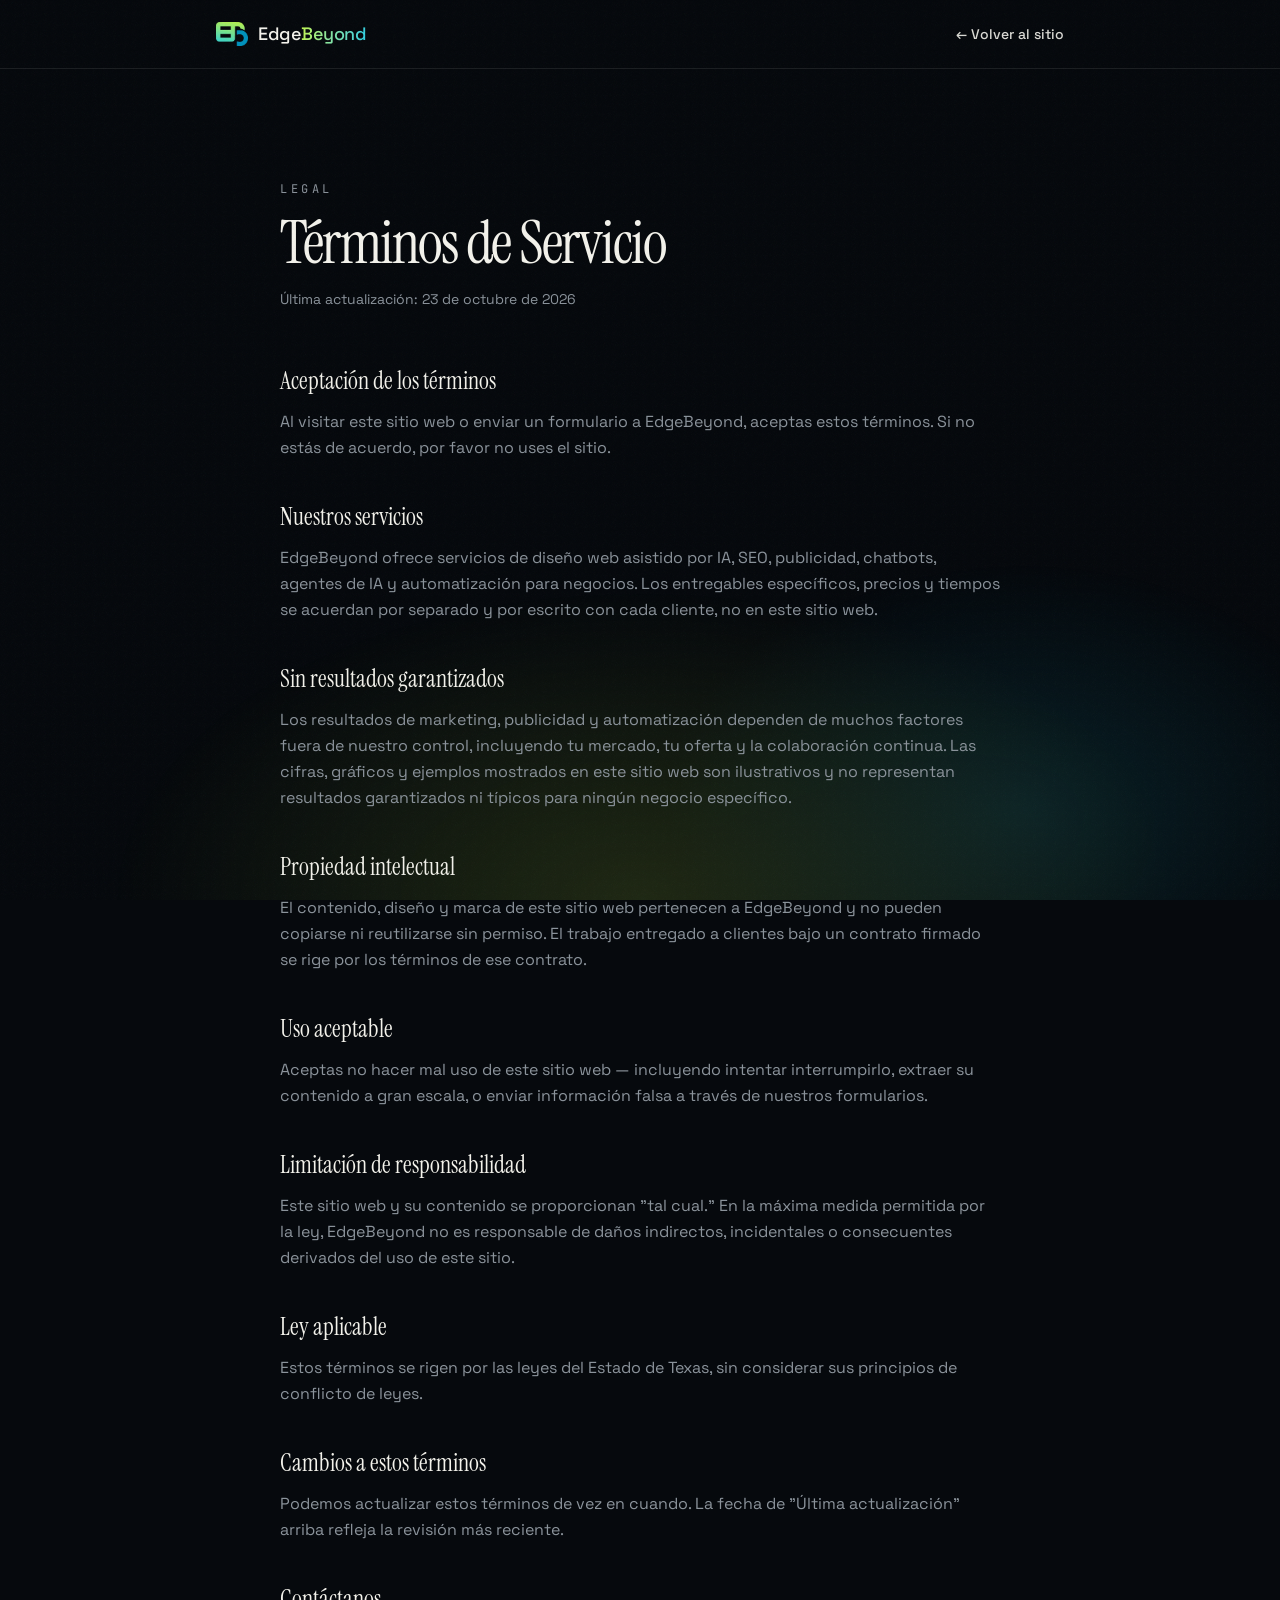
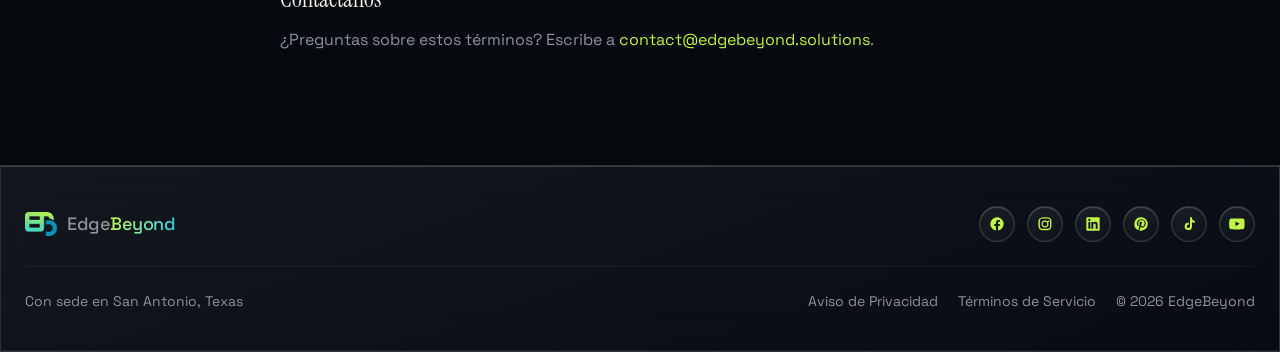
<file: es/terms-of-service.html>
<!DOCTYPE html>
<html lang="es">
<head>
<!-- Google Tag Manager -->
<script>(function(w,d,s,l,i){w[l]=w[l]||[];w[l].push({'gtm.start':
new Date().getTime(),event:'gtm.js'});var f=d.getElementsByTagName(s)[0],
j=d.createElement(s),dl=l!='dataLayer'?'&l='+l:'';j.async=true;j.src=
'https://www.googletagmanager.com/gtm.js?id='+i+dl;f.parentNode.insertBefore(j,f);
})(window,document,'script','dataLayer','GTM-MPHTCQDV');</script>
<!-- End Google Tag Manager -->
<meta charset="utf-8">
<meta name="viewport" content="width=device-width, initial-scale=1">
<title>Términos de Servicio | EdgeBeyond</title>
<meta name="description" content="Los términos que rigen el uso del sitio web de EdgeBeyond y tu relación con EdgeBeyond como cliente o cliente potencial.">
<meta name="robots" content="noindex, follow">
<link rel="canonical" href="https://edgebeyond.solutions/es/terms-of-service.html">
<link rel="alternate" hreflang="en" href="https://edgebeyond.solutions/terms-of-service.html">
<link rel="alternate" hreflang="es" href="https://edgebeyond.solutions/es/terms-of-service.html">
<link rel="icon" href="../favicon.ico?v=2" type="image/x-icon">
<link rel="apple-touch-icon" href="../logo-mark-512.png">
<link rel="preconnect" href="https://fonts.googleapis.com">
<link rel="preconnect" href="https://fonts.gstatic.com" crossorigin>
<link rel="preload" as="style" href="https://fonts.googleapis.com/css2?family=Instrument+Serif:ital@0;1&family=JetBrains+Mono:wght@400&family=Space+Grotesk:wght@300;400;500;600&display=swap">
<link rel="stylesheet" href="https://fonts.googleapis.com/css2?family=Instrument+Serif:ital@0;1&family=JetBrains+Mono:wght@400&family=Space+Grotesk:wght@300;400;500;600&display=swap" media="print" onload="this.media='all'">
<noscript><link rel="stylesheet" href="https://fonts.googleapis.com/css2?family=Instrument+Serif:ital@0;1&family=JetBrains+Mono:wght@400&family=Space+Grotesk:wght@300;400;500;600&display=swap"></noscript>
<link rel="stylesheet" href="../styles.css"></head>
<body class="grain overflow-x-clip">
<!-- Google Tag Manager (noscript) -->
<noscript><iframe src="https://www.googletagmanager.com/ns.html?id=GTM-MPHTCQDV"
height="0" width="0" style="display:none;visibility:hidden"></iframe></noscript>
<!-- End Google Tag Manager (noscript) -->

<div class="pointer-events-none fixed inset-0 -z-10" aria-hidden="true">
  <div class="absolute inset-0 horizon opacity-40"></div>
</div>

<header class="relative z-40 border-b border-border">
  <div class="mx-auto flex max-w-4xl items-center justify-between px-6 py-5">
    <a href="./index.html" class="flex items-center gap-2.5" aria-label="EdgeBeyond">
      <picture><source srcset="../logo-mark-color.webp" type="image/webp"><img src="../logo-mark-color.png" alt="" aria-hidden="true" class="h-6 w-8 shrink-0 object-contain"></picture>
      <span class="text-lg font-medium tracking-tight">Edge<span class="text-edge">Beyond</span></span>
    </a>
    <a href="./index.html" class="text-sm font-medium text-foreground/90 transition-colors hover:text-primary">← Volver al sitio</a>
  </div>
</header>

<main class="mx-auto max-w-3xl px-6 py-20 md:py-28">
  <p class="font-mono text-xs uppercase tracking-[0.3em] text-muted-foreground">Legal</p>
  <h1 class="mt-4 font-display text-5xl tracking-tight md:text-6xl">Términos de Servicio</h1>
  <p class="mt-4 text-sm text-muted-foreground">Última actualización: 23 de octubre de 2026</p>

  <div class="mt-14 space-y-10 text-muted-foreground">
    <section>
      <h2 class="font-display text-2xl text-foreground">Aceptación de los términos</h2>
      <p class="mt-3 leading-relaxed">Al visitar este sitio web o enviar un formulario a EdgeBeyond, aceptas estos términos. Si no estás de acuerdo, por favor no uses el sitio.</p>
    </section>

    <section>
      <h2 class="font-display text-2xl text-foreground">Nuestros servicios</h2>
      <p class="mt-3 leading-relaxed">EdgeBeyond ofrece servicios de diseño web asistido por IA, SEO, publicidad, chatbots, agentes de IA y automatización para negocios. Los entregables específicos, precios y tiempos se acuerdan por separado y por escrito con cada cliente, no en este sitio web.</p>
    </section>

    <section>
      <h2 class="font-display text-2xl text-foreground">Sin resultados garantizados</h2>
      <p class="mt-3 leading-relaxed">Los resultados de marketing, publicidad y automatización dependen de muchos factores fuera de nuestro control, incluyendo tu mercado, tu oferta y la colaboración continua. Las cifras, gráficos y ejemplos mostrados en este sitio web son ilustrativos y no representan resultados garantizados ni típicos para ningún negocio específico.</p>
    </section>

    <section>
      <h2 class="font-display text-2xl text-foreground">Propiedad intelectual</h2>
      <p class="mt-3 leading-relaxed">El contenido, diseño y marca de este sitio web pertenecen a EdgeBeyond y no pueden copiarse ni reutilizarse sin permiso. El trabajo entregado a clientes bajo un contrato firmado se rige por los términos de ese contrato.</p>
    </section>

    <section>
      <h2 class="font-display text-2xl text-foreground">Uso aceptable</h2>
      <p class="mt-3 leading-relaxed">Aceptas no hacer mal uso de este sitio web — incluyendo intentar interrumpirlo, extraer su contenido a gran escala, o enviar información falsa a través de nuestros formularios.</p>
    </section>

    <section>
      <h2 class="font-display text-2xl text-foreground">Limitación de responsabilidad</h2>
      <p class="mt-3 leading-relaxed">Este sitio web y su contenido se proporcionan "tal cual." En la máxima medida permitida por la ley, EdgeBeyond no es responsable de daños indirectos, incidentales o consecuentes derivados del uso de este sitio.</p>
    </section>

    <section>
      <h2 class="font-display text-2xl text-foreground">Ley aplicable</h2>
      <p class="mt-3 leading-relaxed">Estos términos se rigen por las leyes del Estado de Texas, sin considerar sus principios de conflicto de leyes.</p>
    </section>

    <section>
      <h2 class="font-display text-2xl text-foreground">Cambios a estos términos</h2>
      <p class="mt-3 leading-relaxed">Podemos actualizar estos términos de vez en cuando. La fecha de "Última actualización" arriba refleja la revisión más reciente.</p>
    </section>

    <section>
      <h2 class="font-display text-2xl text-foreground">Contáctanos</h2>
      <p class="mt-3 leading-relaxed">¿Preguntas sobre estos términos? Escribe a <a href="mailto:contact@edgebeyond.solutions" class="text-primary hover:underline">contact@edgebeyond.solutions</a>.</p>
    </section>
  </div>
</main>

<footer class="glass border-x-0 border-b-0">
  <div class="mx-auto flex max-w-7xl flex-col gap-6 px-6 py-10 text-sm text-muted-foreground">
    <div class="flex flex-col items-center gap-5 md:flex-row md:justify-between">
      <a href="./index.html" class="flex items-center gap-2.5" aria-label="EdgeBeyond">
        <picture><source srcset="../logo-mark-color.webp" type="image/webp"><img src="../logo-mark-color.png" alt="" aria-hidden="true" class="h-6 w-8 shrink-0 object-contain"></picture>
        <span class="text-lg font-medium tracking-tight">Edge<span class="text-edge">Beyond</span></span>
      </a>
      <div class="flex items-center gap-3">
        <a href="https://www.facebook.com/EdgeBeyondSolutions/" target="_blank" rel="noopener noreferrer" aria-label="Facebook" class="glass flex h-9 w-9 items-center justify-center rounded-full text-primary transition-colors hover:text-accent">
          <svg width="16" height="16" viewBox="0 0 24 24" fill="currentColor" aria-hidden="true"><path d="M22 12a10 10 0 1 0-11.6 9.9v-7H7.9V12h2.5V9.8c0-2.5 1.5-3.9 3.8-3.9 1.1 0 2.2.2 2.2.2v2.4h-1.2c-1.2 0-1.6.8-1.6 1.6V12h2.8l-.4 2.9h-2.4v7A10 10 0 0 0 22 12z"></path></svg>
        </a>
        <a href="https://www.instagram.com/edgebeyondsolutions/" target="_blank" rel="noopener noreferrer" aria-label="Instagram" class="glass flex h-9 w-9 items-center justify-center rounded-full text-primary transition-colors hover:text-accent">
          <svg width="16" height="16" viewBox="0 0 24 24" fill="currentColor" aria-hidden="true"><path d="M12 2c2.7 0 3.1 0 4.1.1 1 .1 1.7.2 2.3.5.6.3 1.1.6 1.6 1.1.5.5.9 1 1.1 1.6.2.6.4 1.3.5 2.3.1 1 .1 1.4.1 4.1s0 3.1-.1 4.1c-.1 1-.2 1.7-.5 2.3-.3.6-.6 1.1-1.1 1.6-.5.5-1 .9-1.6 1.1-.6.2-1.3.4-2.3.5-1 .1-1.4.1-4.1.1s-3.1 0-4.1-.1c-1-.1-1.7-.2-2.3-.5-.6-.3-1.1-.6-1.6-1.1-.5-.5-.9-1-1.1-1.6-.2-.6-.4-1.3-.5-2.3C2 15.1 2 14.7 2 12s0-3.1.1-4.1c.1-1 .2-1.7.5-2.3.3-.6.6-1.1 1.1-1.6.5-.5 1-.9 1.6-1.1.6-.2 1.3-.4 2.3-.5C8.9 2 9.3 2 12 2zm0 1.8c-2.6 0-3 0-4 .1-.9.1-1.4.2-1.7.3-.4.2-.7.3-1 .6-.3.3-.5.6-.6 1-.1.3-.3.8-.3 1.7-.1 1-.1 1.4-.1 4s0 3 .1 4c.1.9.2 1.4.3 1.7.2.4.3.7.6 1 .3.3.6.5 1 .6.3.1.8.3 1.7.3 1 .1 1.4.1 4 .1s3 0 4-.1c.9-.1 1.4-.2 1.7-.3.4-.2.7-.3 1-.6.3-.3.5-.6.6-1 .1-.3.3-.8.3-1.7.1-1 .1-1.4.1-4s0-3-.1-4c-.1-.9-.2-1.4-.3-1.7-.2-.4-.3-.7-.6-1-.3-.3-.6-.5-1-.6-.3-.1-.8-.3-1.7-.3-1-.1-1.4-.1-4-.1zm0 3a5.2 5.2 0 1 1 0 10.4A5.2 5.2 0 0 1 12 6.8zm0 1.8a3.4 3.4 0 1 0 0 6.8 3.4 3.4 0 0 0 0-6.8zm5.4-2a1.2 1.2 0 1 1 0 2.5 1.2 1.2 0 0 1 0-2.5z"></path></svg>
        </a>
        <a href="https://www.linkedin.com/company/edgebeyondsolutions/" target="_blank" rel="noopener noreferrer" aria-label="LinkedIn" class="glass flex h-9 w-9 items-center justify-center rounded-full text-primary transition-colors hover:text-accent">
          <svg width="16" height="16" viewBox="0 0 24 24" fill="currentColor" aria-hidden="true"><path d="M20.5 2h-17A1.5 1.5 0 0 0 2 3.5v17A1.5 1.5 0 0 0 3.5 22h17a1.5 1.5 0 0 0 1.5-1.5v-17A1.5 1.5 0 0 0 20.5 2zM8 19H5V9h3zM6.5 7.7A1.7 1.7 0 1 1 6.5 4.3a1.7 1.7 0 0 1 0 3.4zM19 19h-3v-5c0-1.2 0-2.7-1.6-2.7S12.5 12.6 12.5 14v5h-3V9h2.9v1.3h.1c.4-.8 1.4-1.6 2.9-1.6 3.1 0 3.6 2 3.6 4.7V19z"></path></svg>
        </a>
        <a href="https://www.pinterest.com/EdgeBeyondS/" target="_blank" rel="noopener noreferrer" aria-label="Pinterest" class="glass flex h-9 w-9 items-center justify-center rounded-full text-primary transition-colors hover:text-accent">
          <svg width="16" height="16" viewBox="0 0 24 24" fill="currentColor" aria-hidden="true"><path d="M12 2a10 10 0 0 0-3.6 19.3c0-.8 0-1.8.2-2.7l1.4-5.9s-.3-.7-.3-1.7c0-1.6.9-2.8 2.1-2.8 1 0 1.5.7 1.5 1.6 0 1-.6 2.5-1 3.9-.3 1.1.6 2 1.7 2 2 0 3.5-2.1 3.5-5.1 0-2.7-1.9-4.6-4.7-4.6-3.2 0-5.1 2.4-5.1 4.9 0 1 .4 2 .9 2.6.1.1.1.2.1.3l-.3 1.3c-.1.2-.2.3-.4.2-1.4-.6-2.2-2.5-2.2-4 0-3.3 2.4-6.3 6.9-6.3 3.6 0 6.5 2.6 6.5 6 0 3.6-2.3 6.5-5.4 6.5-1.1 0-2.1-.6-2.4-1.2l-.7 2.5c-.2.9-.9 2.1-1.4 2.8A10 10 0 1 0 12 2z"></path></svg>
        </a>
        <a href="https://www.tiktok.com/@edgebeyond.solutions" target="_blank" rel="noopener noreferrer" aria-label="TikTok" class="glass flex h-9 w-9 items-center justify-center rounded-full text-primary transition-colors hover:text-accent">
          <svg width="16" height="16" viewBox="0 0 24 24" fill="currentColor" aria-hidden="true"><path d="M16.5 2h-3v13.5a2.5 2.5 0 1 1-2.5-2.5c.2 0 .5 0 .7.1v-3a5.5 5.5 0 1 0 4.8 5.5V9a6.9 6.9 0 0 0 4 1.3V7.3A4.3 4.3 0 0 1 16.5 2z"></path></svg>
        </a>
        <a href="https://www.youtube.com/@EdgeBeyondSolutions" target="_blank" rel="noopener noreferrer" aria-label="YouTube" class="glass flex h-9 w-9 items-center justify-center rounded-full text-primary transition-colors hover:text-accent">
          <svg width="16" height="16" viewBox="0 0 24 24" fill="currentColor" aria-hidden="true"><path d="M23.5 7.2s-.2-1.6-.9-2.3c-.9-.9-1.9-.9-2.3-1C17.3 3.6 12 3.6 12 3.6h0s-5.3 0-8.3.3c-.4 0-1.4.1-2.3 1-.7.7-.9 2.3-.9 2.3S.2 9.1.2 11v1.9c0 1.9.3 3.8.3 3.8s.2 1.6.9 2.3c.9.9 2 .9 2.5 1 1.8.2 7.7.3 7.7.3s5.3 0 8.3-.3c.4-.1 1.4-.1 2.3-1 .7-.7.9-2.3.9-2.3s.3-1.9.3-3.8V11c0-1.9-.3-3.8-.3-3.8zM9.7 14.9V8.4l6.3 3.3-6.3 3.2z"></path></svg>
        </a>
      </div>
    </div>
    <div class="flex flex-col items-center gap-4 border-t border-border/60 pt-6 md:flex-row md:justify-between">
      <p>Con sede en San Antonio, Texas</p>
      <div class="flex items-center gap-5">
        <a href="./privacy-policy.html" class="transition-colors hover:text-foreground">Aviso de Privacidad</a>
        <a href="./terms-of-service.html" class="transition-colors hover:text-foreground">Términos de Servicio</a>
        <p id="copyrightYear">© 2026 EdgeBeyond</p>
      </div>
    </div>
  </div>
</footer>

<script>
document.getElementById('copyrightYear').textContent = '© ' + new Date().getFullYear() + ' EdgeBeyond';
</script>
</body>
</html>
</file>
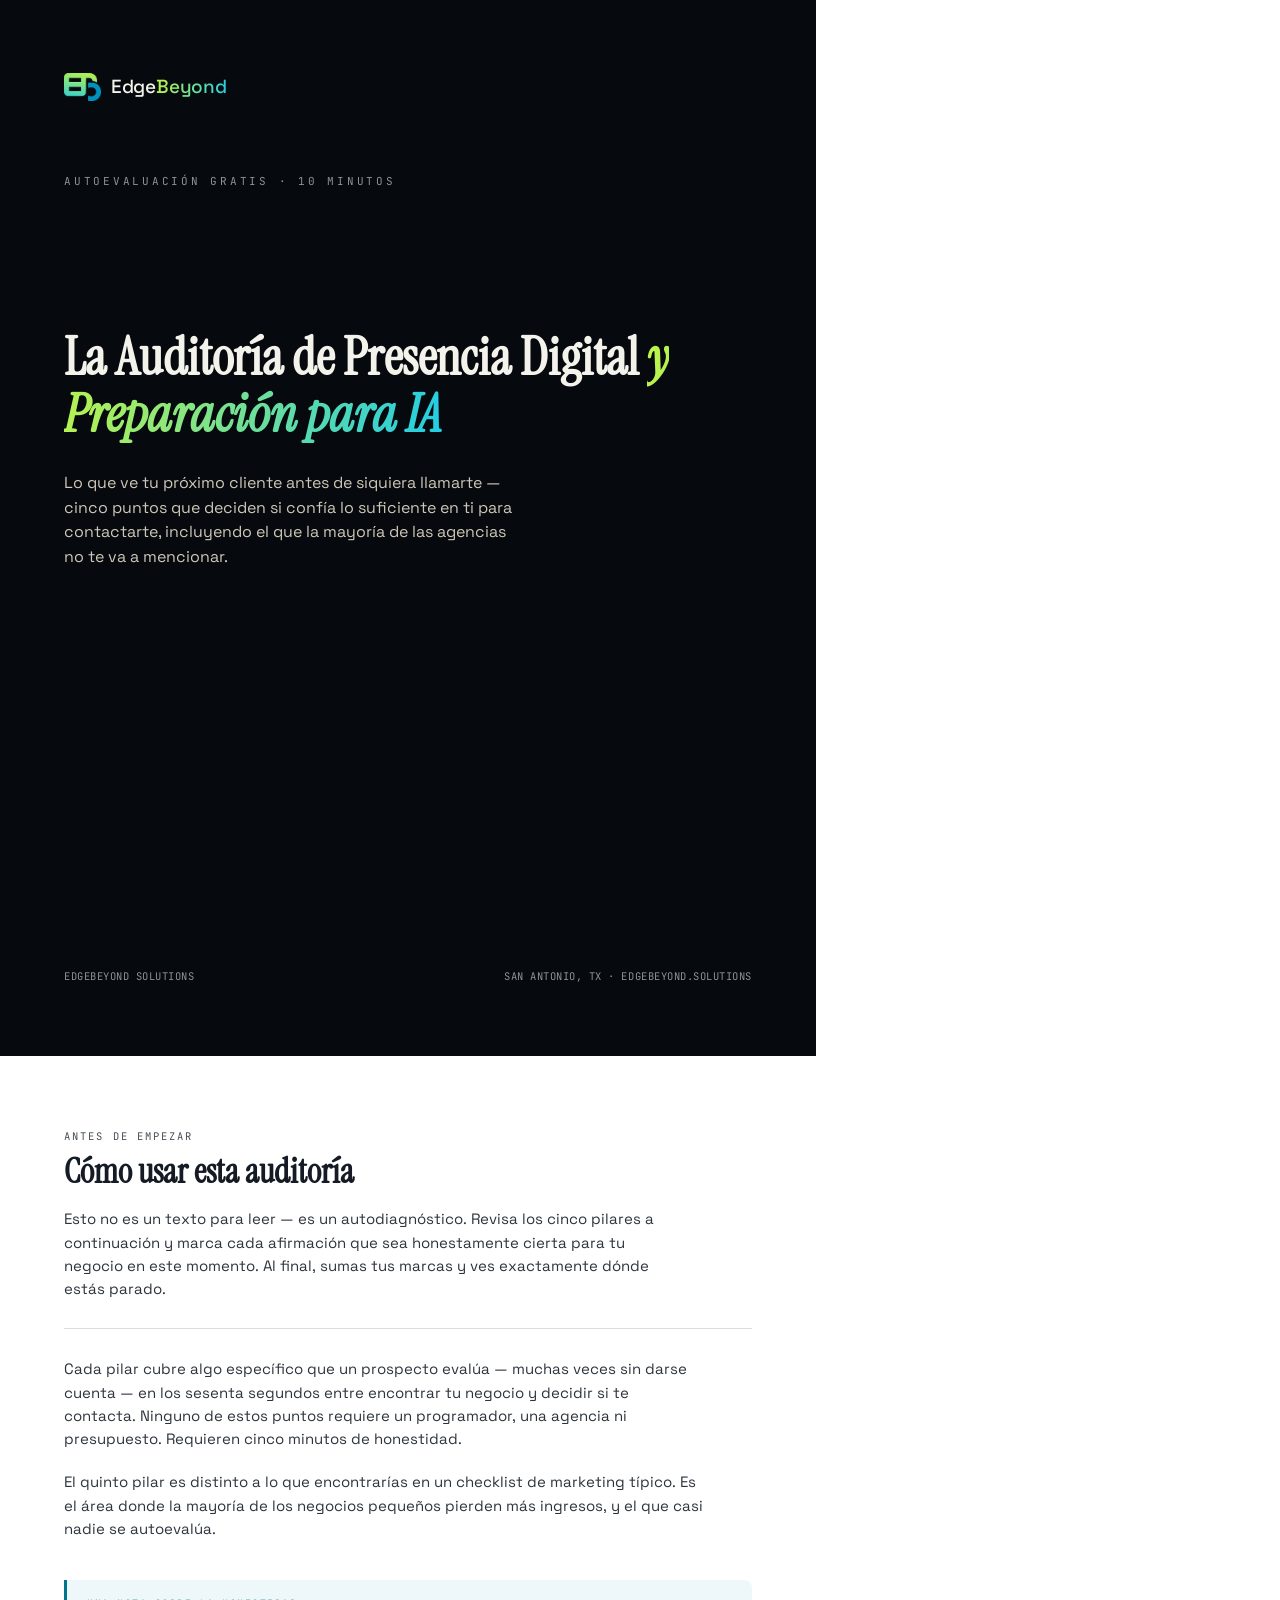
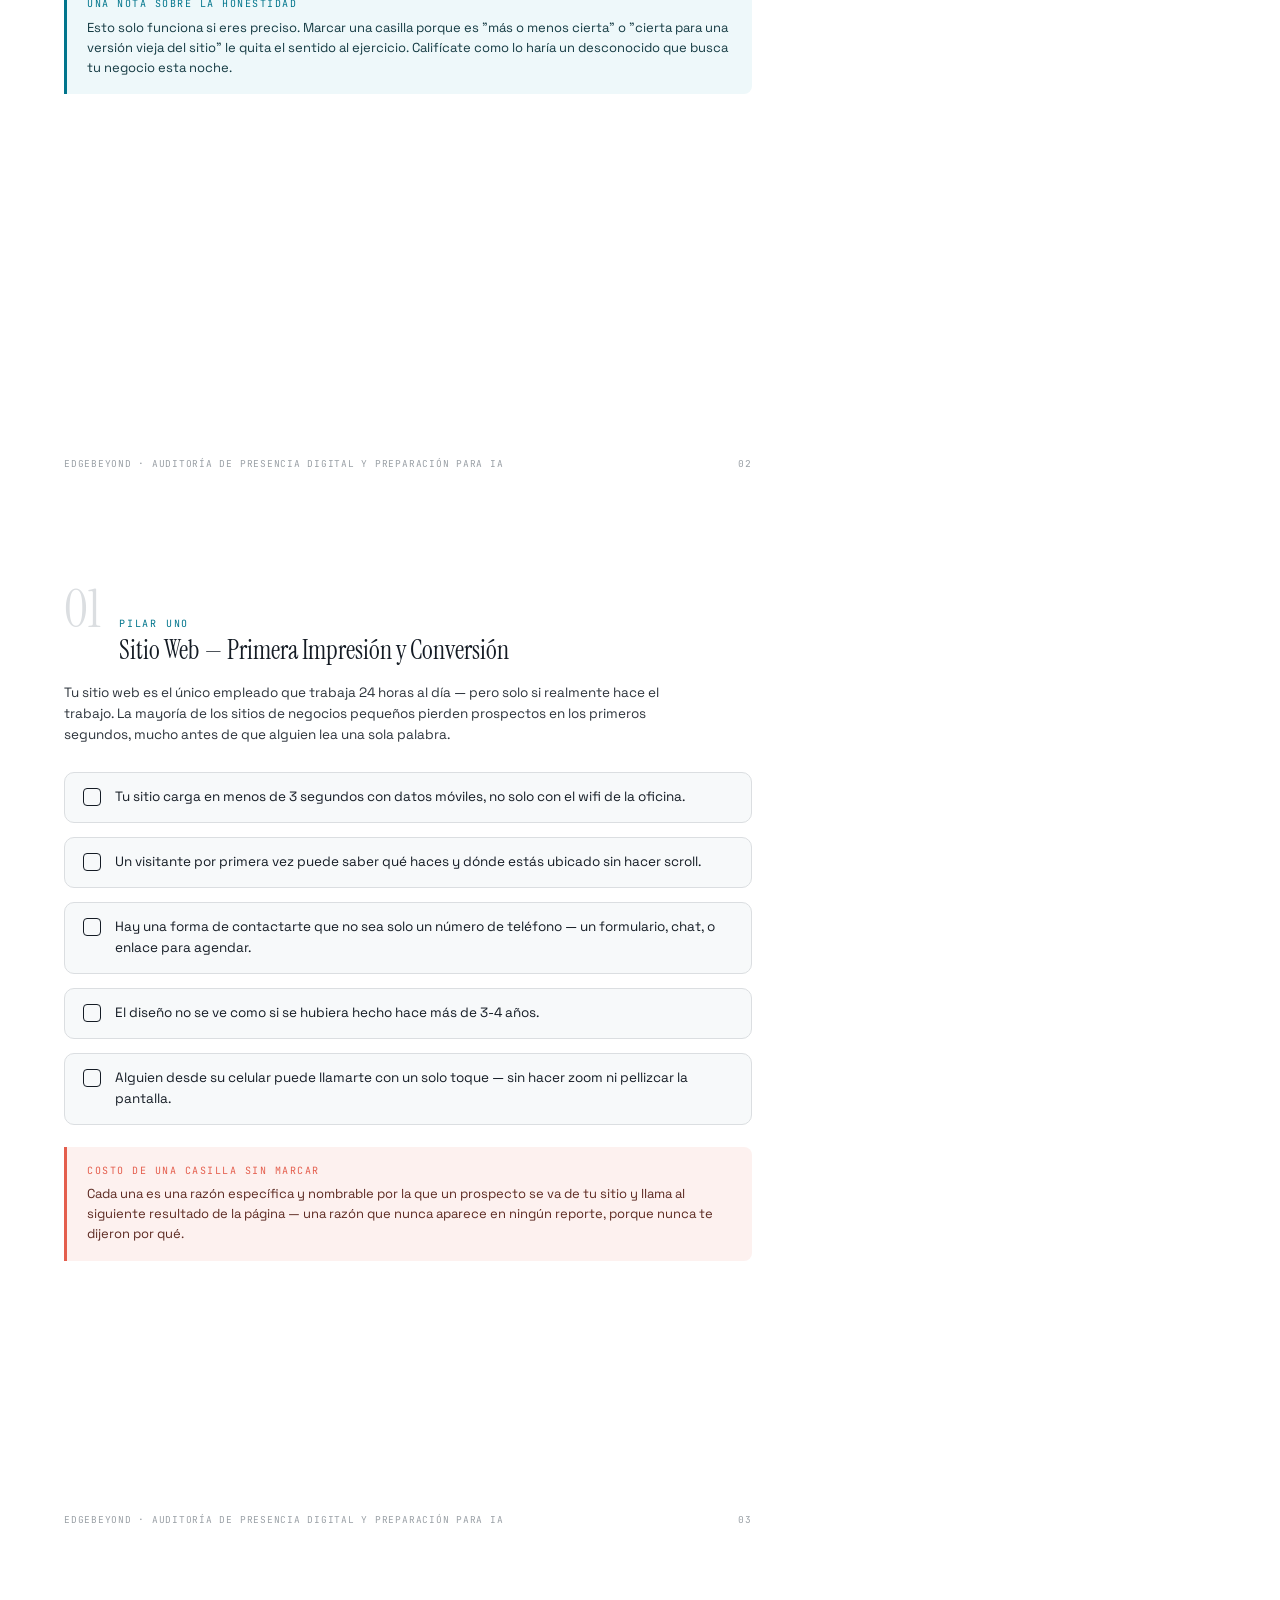
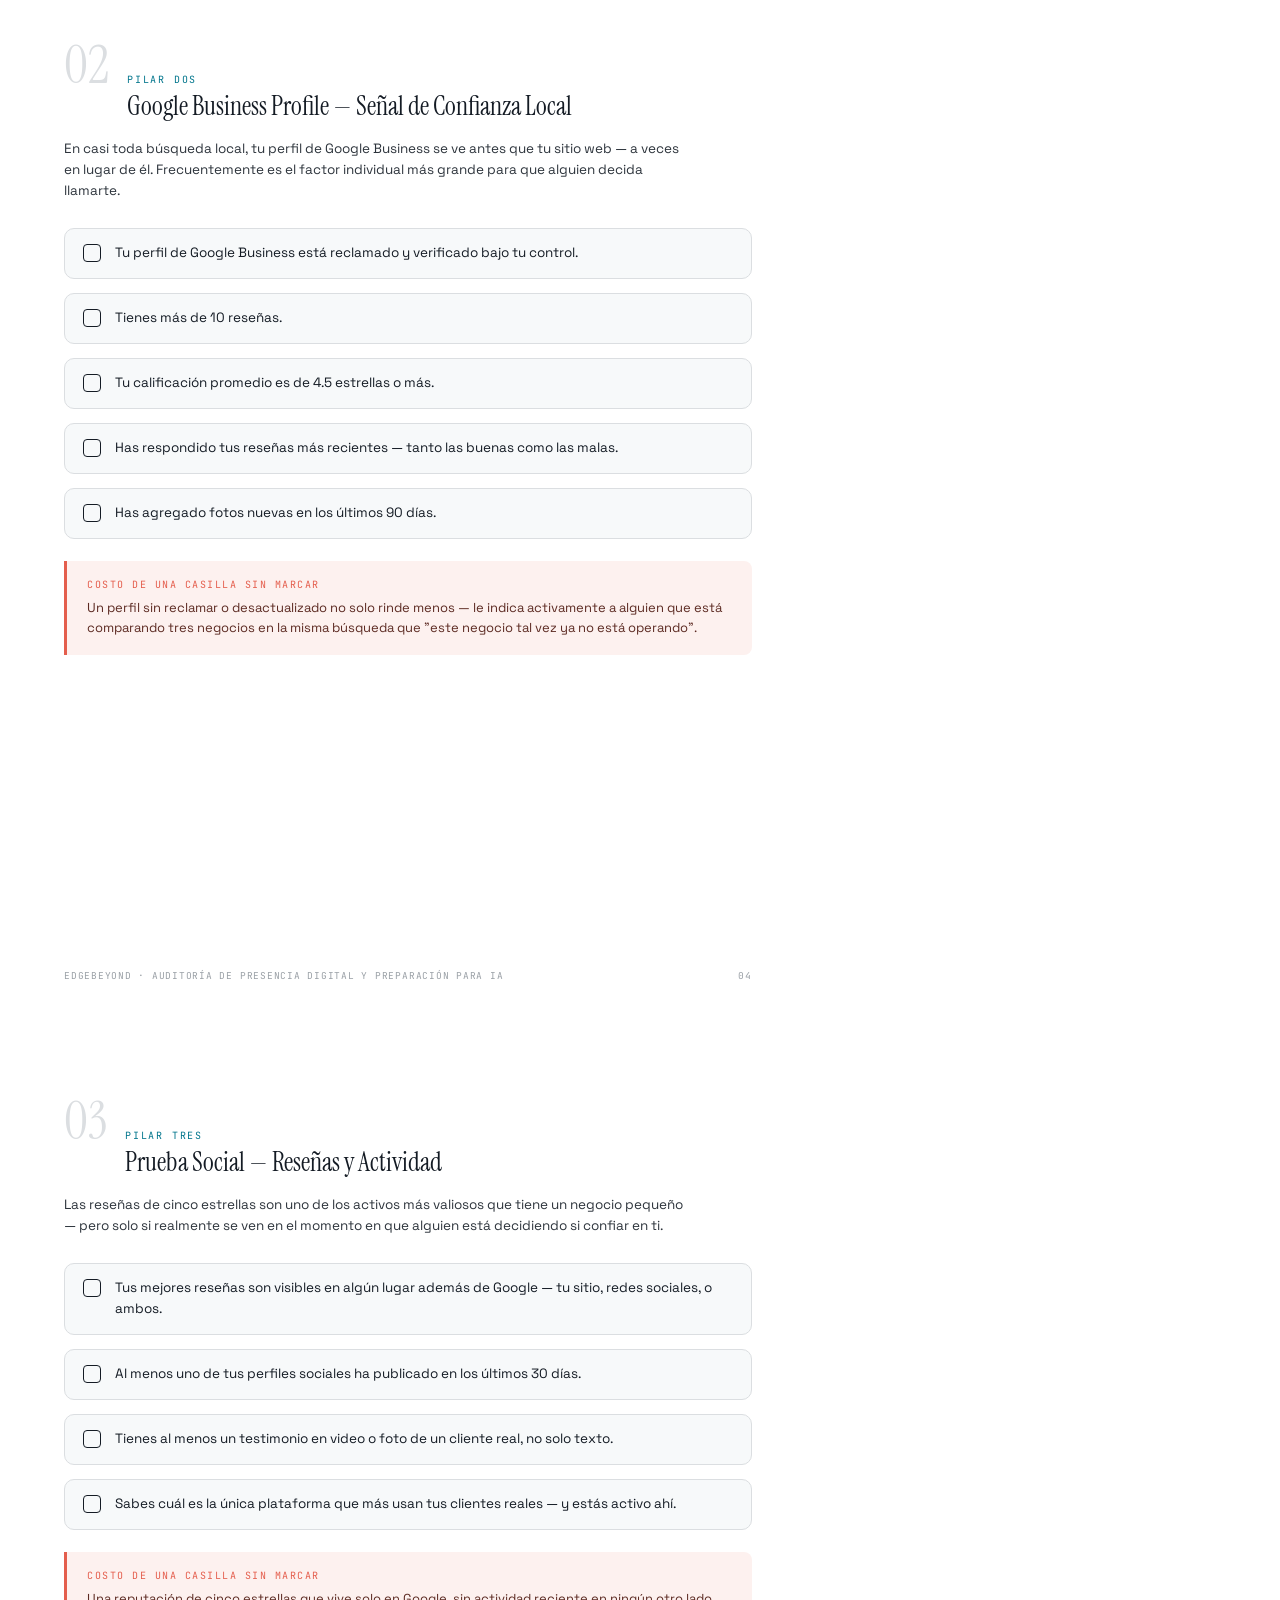
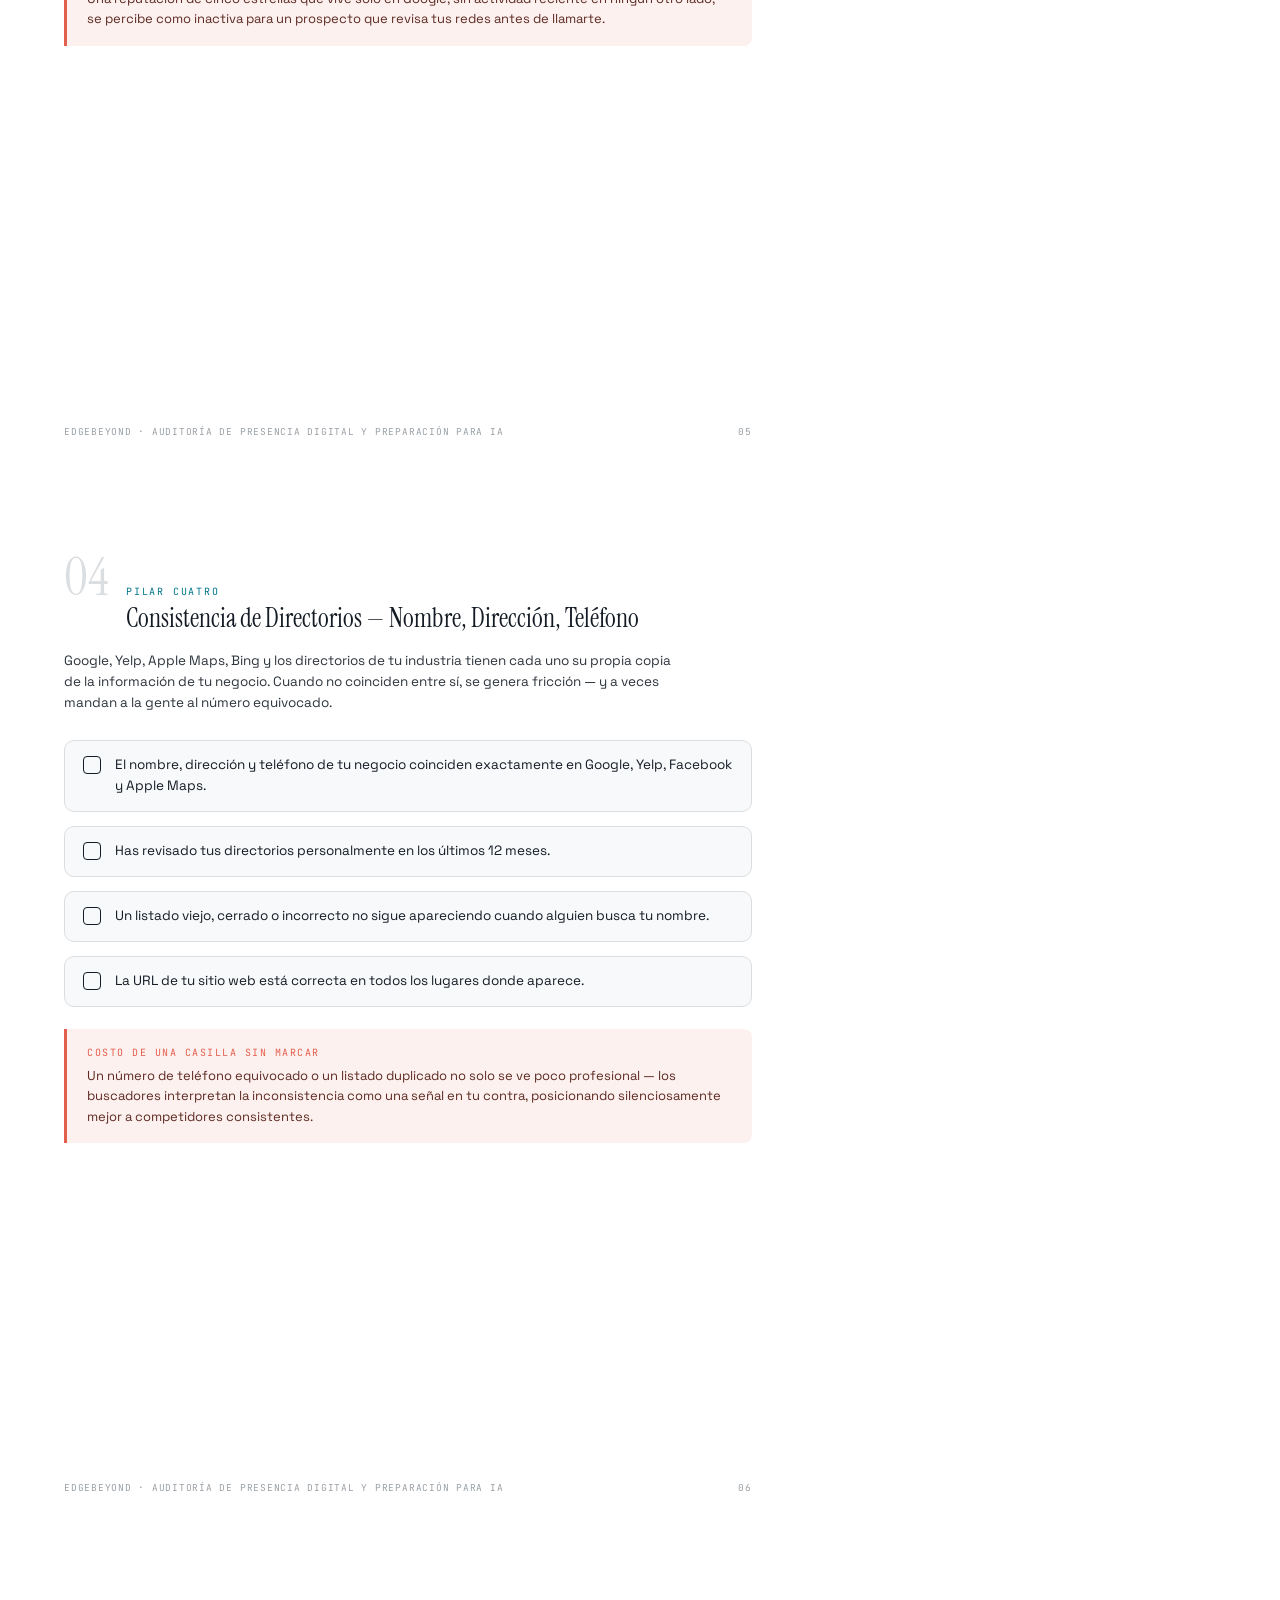
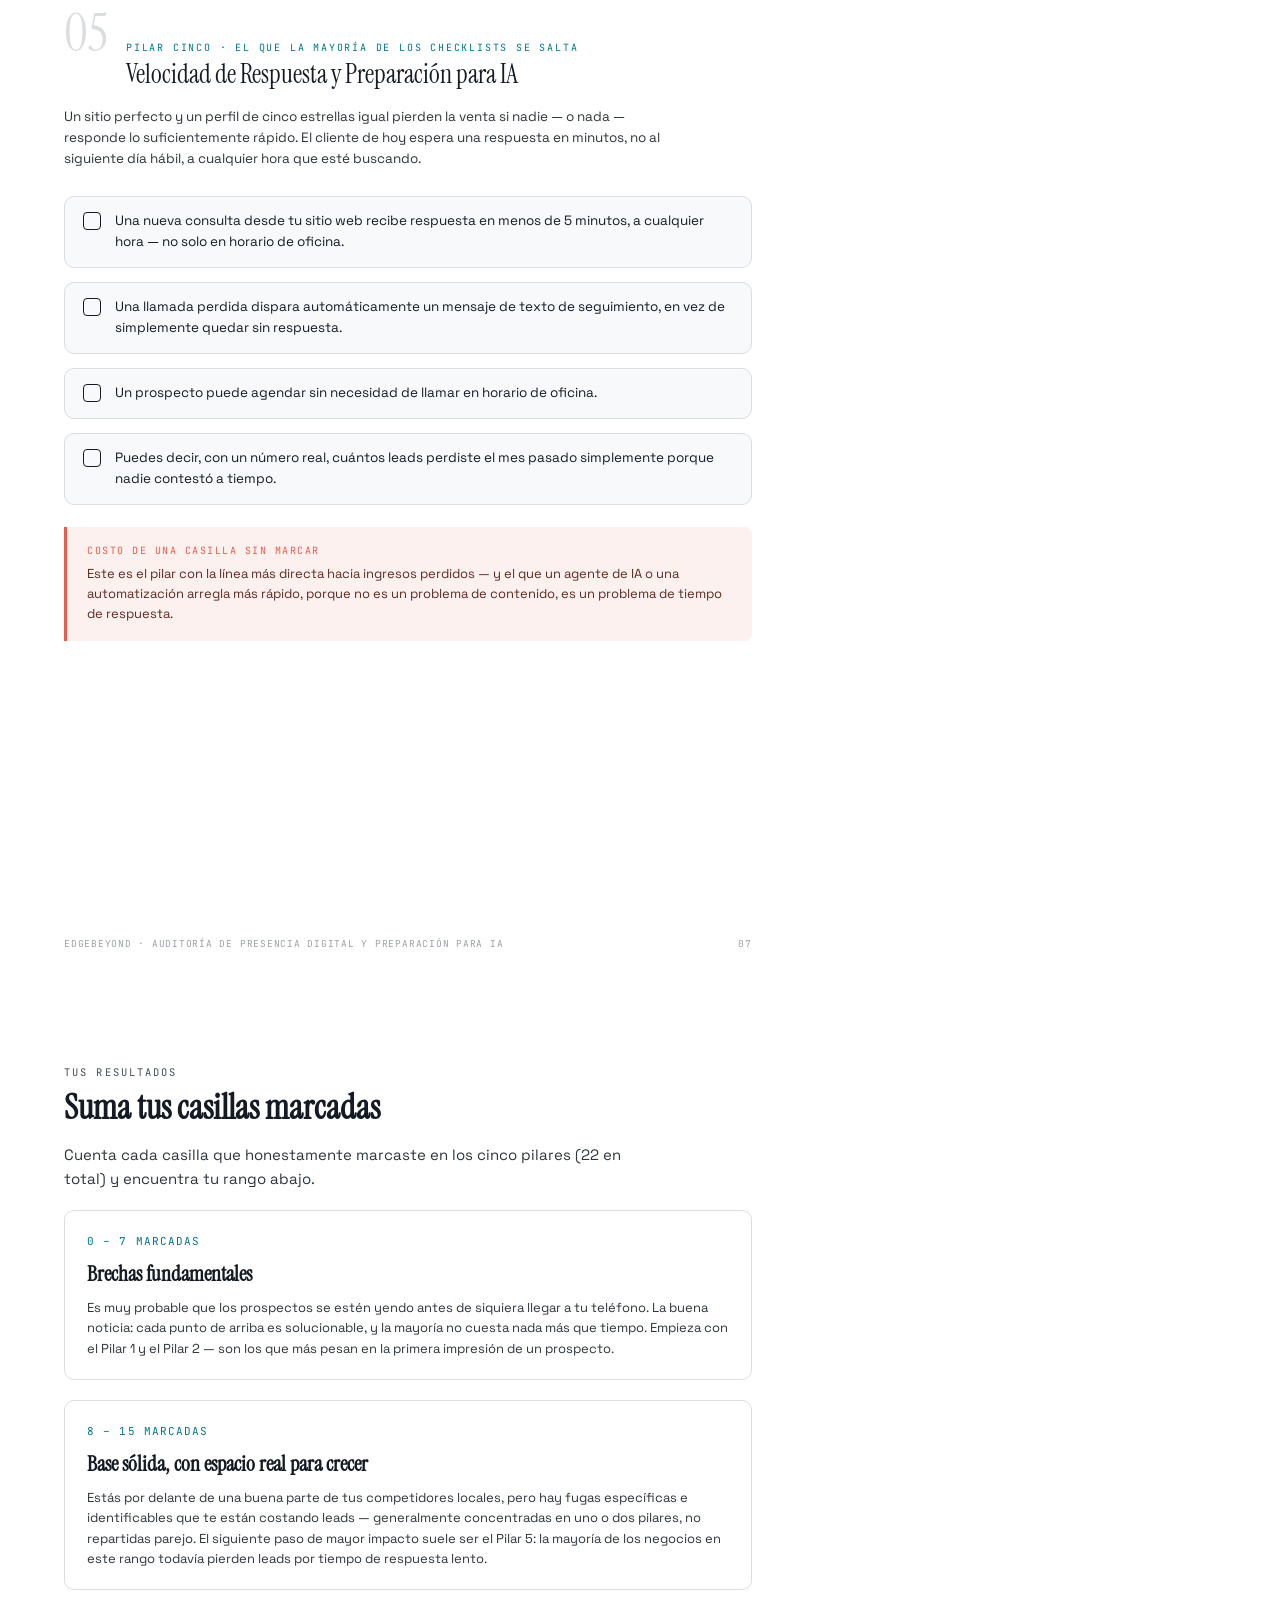
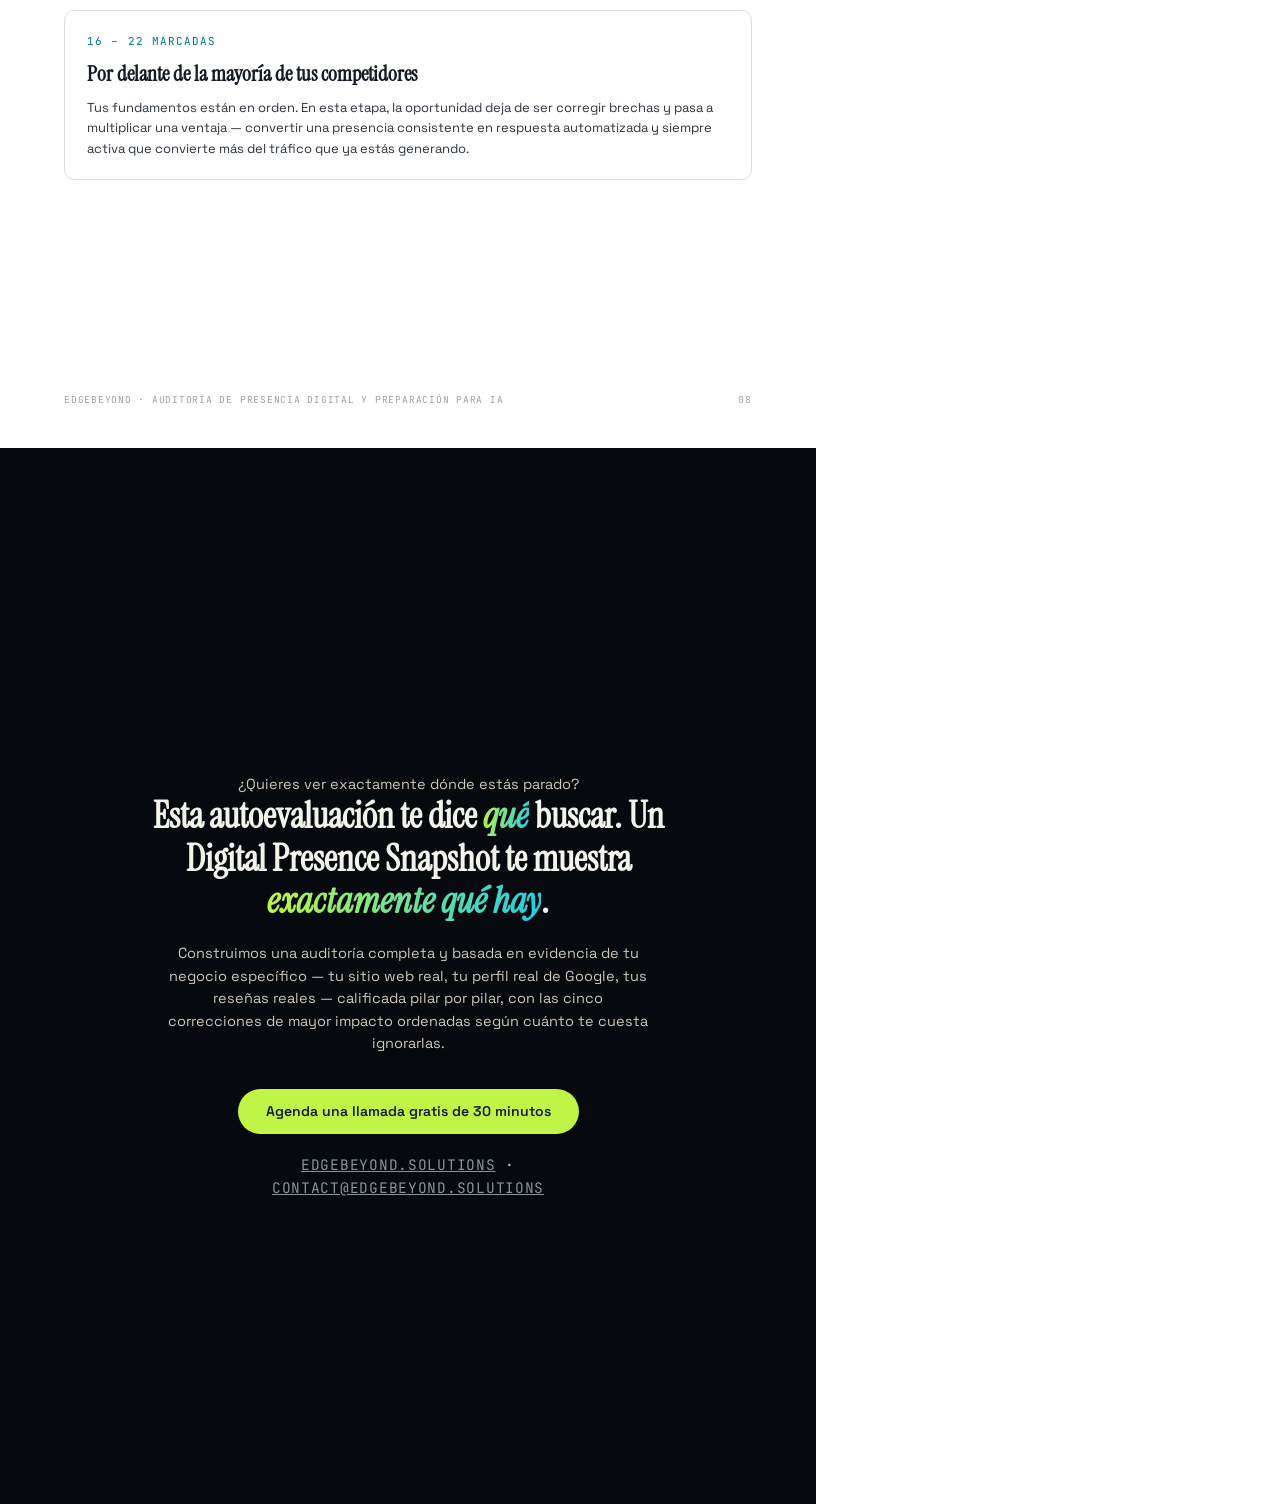
<file: lead-magnet/auditoria-presencia-digital.html>
<!DOCTYPE html>
<html lang="es">
<head>
<meta charset="utf-8">
<title>La Auditoría de Presencia Digital y Preparación para IA — EdgeBeyond</title>
<link rel="preconnect" href="https://fonts.googleapis.com">
<link rel="preconnect" href="https://fonts.gstatic.com" crossorigin>
<link href="https://fonts.googleapis.com/css2?family=Instrument+Serif:ital@0;1&family=Space+Grotesk:wght@400;500;600;700&family=JetBrains+Mono:wght@400;500&display=swap" rel="stylesheet">
<style>
  :root{
    --bg:#06090d; --fg:#f3f2eb;
    --primary:#578200; --accent:#00758c;
    --primary-bright:#c0f447; --accent-bright:#22cde5;
    --pain:#e45e4d;
    --ink:#141b24; --muted:#474e55;
    --card:#f7f9fa; --border:#dbdee1;
  }
  *{box-sizing:border-box; margin:0; padding:0;}
  body{font-family:"Space Grotesk",system-ui,sans-serif; color:var(--ink); background:#fff; font-size:13.5px; line-height:1.55;}
  .page{width:816px; min-height:1056px; padding:72px 64px; position:relative; page-break-after:always;}
  .page:last-child{page-break-after:auto;}
  .display{font-family:"Instrument Serif",serif;}
  .mono{font-family:"JetBrains Mono",monospace;}

  /* ---------- COVER ---------- */
  .cover{background:var(--bg); color:var(--fg); display:flex; flex-direction:column; justify-content:space-between;}
  .cover .eyebrow{font-family:"JetBrains Mono",monospace; font-size:11px; letter-spacing:.25em; text-transform:uppercase; color:#8c939b;}
  .brand{display:flex; align-items:center; gap:10px;}
  .brand img{height:28px; width:auto;}
  .brand span{font-weight:500; font-size:19px; letter-spacing:-0.01em;}
  .brand .beyond{background:linear-gradient(100deg,var(--primary-bright),var(--accent-bright)); -webkit-background-clip:text; background-clip:text; color:transparent;}
  .cover h1{font-family:"Instrument Serif",serif; font-size:52px; line-height:1.08; margin-top:140px; max-width:640px;}
  .cover h1 em{font-style:italic; background:linear-gradient(100deg,var(--primary-bright),var(--accent-bright)); -webkit-background-clip:text; background-clip:text; color:transparent;}
  .cover .sub{margin-top:28px; max-width:460px; font-size:16px; color:#cfc7b9;}
  .cover .footer-row{display:flex; justify-content:space-between; align-items:flex-end; font-family:"JetBrains Mono",monospace; font-size:10.5px; color:#8c939b; letter-spacing:.05em;}

  /* ---------- CONTENT PAGES ---------- */
  .kicker{font-family:"JetBrains Mono",monospace; font-size:10.5px; letter-spacing:.2em; text-transform:uppercase; color:var(--muted);}
  h2.page-title{font-family:"Instrument Serif",serif; font-size:34px; margin-top:8px; line-height:1.15;}
  p.lede{margin-top:16px; font-size:15px; color:#2d343c; max-width:600px;}
  .rule{height:1px; background:var(--border); margin:28px 0;}

  .pillar-head{display:flex; align-items:baseline; gap:18px;}
  .pillar-num{font-family:"Instrument Serif",serif; font-size:52px; color:var(--border); line-height:1;}
  .pillar-title{font-family:"Instrument Serif",serif; font-size:26px; line-height:1.15;}
  .pillar-tag{font-family:"JetBrains Mono",monospace; font-size:10px; letter-spacing:.18em; text-transform:uppercase; color:var(--accent); margin-bottom:4px; display:block;}
  .pillar-intro{margin-top:18px; font-size:13.5px; color:#2d343c; max-width:620px;}

  .checklist{margin-top:26px; display:flex; flex-direction:column; gap:14px;}
  .check-item{display:flex; align-items:flex-start; gap:14px; padding:14px 18px; background:var(--card); border:1px solid var(--border); border-radius:10px;}
  .box{flex-shrink:0; width:18px; height:18px; border:1.6px solid var(--ink); border-radius:4px; margin-top:1px;}
  .check-text{font-size:13.5px; color:var(--ink);}

  .cost-callout{margin-top:22px; padding:16px 20px; border-left:3px solid var(--pain); background:#fdf1ef; border-radius:0 8px 8px 0;}
  .cost-callout .label{font-family:"JetBrains Mono",monospace; font-size:10px; letter-spacing:.15em; text-transform:uppercase; color:var(--pain); display:block; margin-bottom:6px;}
  .cost-callout p{font-size:13px; color:#5c2a22;}

  .page-footer{position:absolute; bottom:40px; left:64px; right:64px; display:flex; justify-content:space-between; font-family:"JetBrains Mono",monospace; font-size:9.5px; color:#9aa0a6; letter-spacing:.08em;}

  /* ---------- SCORING PAGE ---------- */
  .tier{margin-top:20px; padding:20px 22px; border-radius:10px; border:1px solid var(--border);}
  .tier .range{font-family:"JetBrains Mono",monospace; font-size:11px; letter-spacing:.1em; text-transform:uppercase; color:var(--accent);}
  .tier h3{font-family:"Instrument Serif",serif; font-size:21px; margin-top:6px;}
  .tier p{margin-top:8px; font-size:13px; color:#2d343c;}

  /* ---------- CTA PAGE ---------- */
  .cta-page{background:var(--bg); color:var(--fg); display:flex; flex-direction:column; justify-content:center; align-items:center; text-align:center;}
  .cta-page h2{font-family:"Instrument Serif",serif; font-size:36px; max-width:580px; line-height:1.18;}
  .cta-page h2 em{font-style:italic; background:linear-gradient(100deg,var(--primary-bright),var(--accent-bright)); -webkit-background-clip:text; background-clip:text; color:transparent;}
  .cta-page p{margin-top:20px; max-width:480px; color:#cfc7b9; font-size:14.5px;}
  .cta-badge{margin-top:34px; display:inline-block; padding:12px 28px; border-radius:100px; background:var(--primary-bright); color:#141b24; font-weight:600; font-size:14px; text-decoration:none;}
  .cta-sub{margin-top:18px; font-family:"JetBrains Mono",monospace; font-size:11px; color:#8c939b; letter-spacing:.05em;}
  .cta-sub a{color:#8c939b;}
</style>
</head>
<body>

<!-- ============ PÁGINA 1 — PORTADA ============ -->
<section class="page cover">
  <div>
    <div class="brand">
      <img src="../logo-mark-color.png" alt="">
      <span>Edge<span class="beyond">Beyond</span></span>
    </div>
    <p class="eyebrow" style="margin-top:72px;">Autoevaluación Gratis · 10 Minutos</p>
    <h1>La Auditoría de Presencia Digital <em>y Preparación para IA</em></h1>
    <p class="sub">Lo que ve tu próximo cliente antes de siquiera llamarte — cinco puntos que deciden si confía lo suficiente en ti para contactarte, incluyendo el que la mayoría de las agencias no te va a mencionar.</p>
  </div>
  <div class="footer-row">
    <span>EDGEBEYOND SOLUTIONS</span>
    <span>SAN ANTONIO, TX · EDGEBEYOND.SOLUTIONS</span>
  </div>
</section>

<!-- ============ PÁGINA 2 — CÓMO USARLA ============ -->
<section class="page">
  <p class="kicker">Antes de empezar</p>
  <h2 class="page-title">Cómo usar esta auditoría</h2>
  <p class="lede">Esto no es un texto para leer — es un autodiagnóstico. Revisa los cinco pilares a continuación y marca cada afirmación que sea honestamente cierta para tu negocio en este momento. Al final, sumas tus marcas y ves exactamente dónde estás parado.</p>

  <div class="rule"></div>

  <p class="lede" style="max-width:640px;">Cada pilar cubre algo específico que un prospecto evalúa — muchas veces sin darse cuenta — en los sesenta segundos entre encontrar tu negocio y decidir si te contacta. Ninguno de estos puntos requiere un programador, una agencia ni presupuesto. Requieren cinco minutos de honestidad.</p>

  <p class="lede" style="max-width:640px; margin-top:20px;">El quinto pilar es distinto a lo que encontrarías en un checklist de marketing típico. Es el área donde la mayoría de los negocios pequeños pierden más ingresos, y el que casi nadie se autoevalúa.</p>

  <div class="cost-callout" style="margin-top:40px; border-left-color:var(--accent); background:#eef8fa;">
    <span class="label" style="color:var(--accent);">Una nota sobre la honestidad</span>
    <p style="color:#143a42;">Esto solo funciona si eres preciso. Marcar una casilla porque es "más o menos cierta" o "cierta para una versión vieja del sitio" le quita el sentido al ejercicio. Califícate como lo haría un desconocido que busca tu negocio esta noche.</p>
  </div>

  <div class="page-footer"><span>EDGEBEYOND · AUDITORÍA DE PRESENCIA DIGITAL Y PREPARACIÓN PARA IA</span><span>02</span></div>
</section>

<!-- ============ PÁGINA 3 — PILAR 1: SITIO WEB ============ -->
<section class="page">
  <div class="pillar-head">
    <span class="pillar-num">01</span>
    <div>
      <span class="pillar-tag">Pilar uno</span>
      <div class="pillar-title">Sitio Web — Primera Impresión y Conversión</div>
    </div>
  </div>
  <p class="pillar-intro">Tu sitio web es el único empleado que trabaja 24 horas al día — pero solo si realmente hace el trabajo. La mayoría de los sitios de negocios pequeños pierden prospectos en los primeros segundos, mucho antes de que alguien lea una sola palabra.</p>

  <div class="checklist">
    <div class="check-item"><div class="box"></div><div class="check-text">Tu sitio carga en menos de 3 segundos con datos móviles, no solo con el wifi de la oficina.</div></div>
    <div class="check-item"><div class="box"></div><div class="check-text">Un visitante por primera vez puede saber qué haces y dónde estás ubicado sin hacer scroll.</div></div>
    <div class="check-item"><div class="box"></div><div class="check-text">Hay una forma de contactarte que no sea solo un número de teléfono — un formulario, chat, o enlace para agendar.</div></div>
    <div class="check-item"><div class="box"></div><div class="check-text">El diseño no se ve como si se hubiera hecho hace más de 3-4 años.</div></div>
    <div class="check-item"><div class="box"></div><div class="check-text">Alguien desde su celular puede llamarte con un solo toque — sin hacer zoom ni pellizcar la pantalla.</div></div>
  </div>

  <div class="cost-callout">
    <span class="label">Costo de una casilla sin marcar</span>
    <p>Cada una es una razón específica y nombrable por la que un prospecto se va de tu sitio y llama al siguiente resultado de la página — una razón que nunca aparece en ningún reporte, porque nunca te dijeron por qué.</p>
  </div>

  <div class="page-footer"><span>EDGEBEYOND · AUDITORÍA DE PRESENCIA DIGITAL Y PREPARACIÓN PARA IA</span><span>03</span></div>
</section>

<!-- ============ PÁGINA 4 — PILAR 2: GOOGLE BUSINESS PROFILE ============ -->
<section class="page">
  <div class="pillar-head">
    <span class="pillar-num">02</span>
    <div>
      <span class="pillar-tag">Pilar dos</span>
      <div class="pillar-title">Google Business Profile — Señal de Confianza Local</div>
    </div>
  </div>
  <p class="pillar-intro">En casi toda búsqueda local, tu perfil de Google Business se ve antes que tu sitio web — a veces en lugar de él. Frecuentemente es el factor individual más grande para que alguien decida llamarte.</p>

  <div class="checklist">
    <div class="check-item"><div class="box"></div><div class="check-text">Tu perfil de Google Business está reclamado y verificado bajo tu control.</div></div>
    <div class="check-item"><div class="box"></div><div class="check-text">Tienes más de 10 reseñas.</div></div>
    <div class="check-item"><div class="box"></div><div class="check-text">Tu calificación promedio es de 4.5 estrellas o más.</div></div>
    <div class="check-item"><div class="box"></div><div class="check-text">Has respondido tus reseñas más recientes — tanto las buenas como las malas.</div></div>
    <div class="check-item"><div class="box"></div><div class="check-text">Has agregado fotos nuevas en los últimos 90 días.</div></div>
  </div>

  <div class="cost-callout">
    <span class="label">Costo de una casilla sin marcar</span>
    <p>Un perfil sin reclamar o desactualizado no solo rinde menos — le indica activamente a alguien que está comparando tres negocios en la misma búsqueda que "este negocio tal vez ya no está operando".</p>
  </div>

  <div class="page-footer"><span>EDGEBEYOND · AUDITORÍA DE PRESENCIA DIGITAL Y PREPARACIÓN PARA IA</span><span>04</span></div>
</section>

<!-- ============ PÁGINA 5 — PILAR 3: PRUEBA SOCIAL ============ -->
<section class="page">
  <div class="pillar-head">
    <span class="pillar-num">03</span>
    <div>
      <span class="pillar-tag">Pilar tres</span>
      <div class="pillar-title">Prueba Social — Reseñas y Actividad</div>
    </div>
  </div>
  <p class="pillar-intro">Las reseñas de cinco estrellas son uno de los activos más valiosos que tiene un negocio pequeño — pero solo si realmente se ven en el momento en que alguien está decidiendo si confiar en ti.</p>

  <div class="checklist">
    <div class="check-item"><div class="box"></div><div class="check-text">Tus mejores reseñas son visibles en algún lugar además de Google — tu sitio, redes sociales, o ambos.</div></div>
    <div class="check-item"><div class="box"></div><div class="check-text">Al menos uno de tus perfiles sociales ha publicado en los últimos 30 días.</div></div>
    <div class="check-item"><div class="box"></div><div class="check-text">Tienes al menos un testimonio en video o foto de un cliente real, no solo texto.</div></div>
    <div class="check-item"><div class="box"></div><div class="check-text">Sabes cuál es la única plataforma que más usan tus clientes reales — y estás activo ahí.</div></div>
  </div>

  <div class="cost-callout">
    <span class="label">Costo de una casilla sin marcar</span>
    <p>Una reputación de cinco estrellas que vive solo en Google, sin actividad reciente en ningún otro lado, se percibe como inactiva para un prospecto que revisa tus redes antes de llamarte.</p>
  </div>

  <div class="page-footer"><span>EDGEBEYOND · AUDITORÍA DE PRESENCIA DIGITAL Y PREPARACIÓN PARA IA</span><span>05</span></div>
</section>

<!-- ============ PÁGINA 6 — PILAR 4: DIRECTORIOS ============ -->
<section class="page">
  <div class="pillar-head">
    <span class="pillar-num">04</span>
    <div>
      <span class="pillar-tag">Pilar cuatro</span>
      <div class="pillar-title">Consistencia de Directorios — Nombre, Dirección, Teléfono</div>
    </div>
  </div>
  <p class="pillar-intro">Google, Yelp, Apple Maps, Bing y los directorios de tu industria tienen cada uno su propia copia de la información de tu negocio. Cuando no coinciden entre sí, se genera fricción — y a veces mandan a la gente al número equivocado.</p>

  <div class="checklist">
    <div class="check-item"><div class="box"></div><div class="check-text">El nombre, dirección y teléfono de tu negocio coinciden exactamente en Google, Yelp, Facebook y Apple Maps.</div></div>
    <div class="check-item"><div class="box"></div><div class="check-text">Has revisado tus directorios personalmente en los últimos 12 meses.</div></div>
    <div class="check-item"><div class="box"></div><div class="check-text">Un listado viejo, cerrado o incorrecto no sigue apareciendo cuando alguien busca tu nombre.</div></div>
    <div class="check-item"><div class="box"></div><div class="check-text">La URL de tu sitio web está correcta en todos los lugares donde aparece.</div></div>
  </div>

  <div class="cost-callout">
    <span class="label">Costo de una casilla sin marcar</span>
    <p>Un número de teléfono equivocado o un listado duplicado no solo se ve poco profesional — los buscadores interpretan la inconsistencia como una señal en tu contra, posicionando silenciosamente mejor a competidores consistentes.</p>
  </div>

  <div class="page-footer"><span>EDGEBEYOND · AUDITORÍA DE PRESENCIA DIGITAL Y PREPARACIÓN PARA IA</span><span>06</span></div>
</section>

<!-- ============ PÁGINA 7 — PILAR 5: PREPARACIÓN PARA IA ============ -->
<section class="page">
  <div class="pillar-head">
    <span class="pillar-num">05</span>
    <div>
      <span class="pillar-tag">Pilar cinco · El que la mayoría de los checklists se salta</span>
      <div class="pillar-title">Velocidad de Respuesta y Preparación para IA</div>
    </div>
  </div>
  <p class="pillar-intro">Un sitio perfecto y un perfil de cinco estrellas igual pierden la venta si nadie — o nada — responde lo suficientemente rápido. El cliente de hoy espera una respuesta en minutos, no al siguiente día hábil, a cualquier hora que esté buscando.</p>

  <div class="checklist">
    <div class="check-item"><div class="box"></div><div class="check-text">Una nueva consulta desde tu sitio web recibe respuesta en menos de 5 minutos, a cualquier hora — no solo en horario de oficina.</div></div>
    <div class="check-item"><div class="box"></div><div class="check-text">Una llamada perdida dispara automáticamente un mensaje de texto de seguimiento, en vez de simplemente quedar sin respuesta.</div></div>
    <div class="check-item"><div class="box"></div><div class="check-text">Un prospecto puede agendar sin necesidad de llamar en horario de oficina.</div></div>
    <div class="check-item"><div class="box"></div><div class="check-text">Puedes decir, con un número real, cuántos leads perdiste el mes pasado simplemente porque nadie contestó a tiempo.</div></div>
  </div>

  <div class="cost-callout">
    <span class="label">Costo de una casilla sin marcar</span>
    <p>Este es el pilar con la línea más directa hacia ingresos perdidos — y el que un agente de IA o una automatización arregla más rápido, porque no es un problema de contenido, es un problema de tiempo de respuesta.</p>
  </div>

  <div class="page-footer"><span>EDGEBEYOND · AUDITORÍA DE PRESENCIA DIGITAL Y PREPARACIÓN PARA IA</span><span>07</span></div>
</section>

<!-- ============ PÁGINA 8 — RESULTADOS ============ -->
<section class="page">
  <p class="kicker">Tus resultados</p>
  <h2 class="page-title">Suma tus casillas marcadas</h2>
  <p class="lede">Cuenta cada casilla que honestamente marcaste en los cinco pilares (22 en total) y encuentra tu rango abajo.</p>

  <div class="tier">
    <span class="range">0 – 7 marcadas</span>
    <h3>Brechas fundamentales</h3>
    <p>Es muy probable que los prospectos se estén yendo antes de siquiera llegar a tu teléfono. La buena noticia: cada punto de arriba es solucionable, y la mayoría no cuesta nada más que tiempo. Empieza con el Pilar 1 y el Pilar 2 — son los que más pesan en la primera impresión de un prospecto.</p>
  </div>
  <div class="tier">
    <span class="range">8 – 15 marcadas</span>
    <h3>Base sólida, con espacio real para crecer</h3>
    <p>Estás por delante de una buena parte de tus competidores locales, pero hay fugas específicas e identificables que te están costando leads — generalmente concentradas en uno o dos pilares, no repartidas parejo. El siguiente paso de mayor impacto suele ser el Pilar 5: la mayoría de los negocios en este rango todavía pierden leads por tiempo de respuesta lento.</p>
  </div>
  <div class="tier">
    <span class="range">16 – 22 marcadas</span>
    <h3>Por delante de la mayoría de tus competidores</h3>
    <p>Tus fundamentos están en orden. En esta etapa, la oportunidad deja de ser corregir brechas y pasa a multiplicar una ventaja — convertir una presencia consistente en respuesta automatizada y siempre activa que convierte más del tráfico que ya estás generando.</p>
  </div>

  <div class="page-footer"><span>EDGEBEYOND · AUDITORÍA DE PRESENCIA DIGITAL Y PREPARACIÓN PARA IA</span><span>08</span></div>
</section>

<!-- ============ PÁGINA 9 — CTA ============ -->
<section class="page cta-page">
  <p class="eyebrow">¿Quieres ver exactamente dónde estás parado?</p>
  <h2>Esta autoevaluación te dice <em>qué</em> buscar. Un Digital Presence Snapshot te muestra <em>exactamente qué hay</em>.</h2>
  <p>Construimos una auditoría completa y basada en evidencia de tu negocio específico — tu sitio web real, tu perfil real de Google, tus reseñas reales — calificada pilar por pilar, con las cinco correcciones de mayor impacto ordenadas según cuánto te cuesta ignorarlas.</p>
  <a class="cta-badge" href="https://calendar.app.google/oV2TzbkDzcQhNi2w7">Agenda una llamada gratis de 30 minutos</a>
  <p class="cta-sub"><a href="https://edgebeyond.solutions">EDGEBEYOND.SOLUTIONS</a> · <a href="mailto:contact@edgebeyond.solutions">CONTACT@EDGEBEYOND.SOLUTIONS</a></p>
</section>

</body>
</html>
</file>
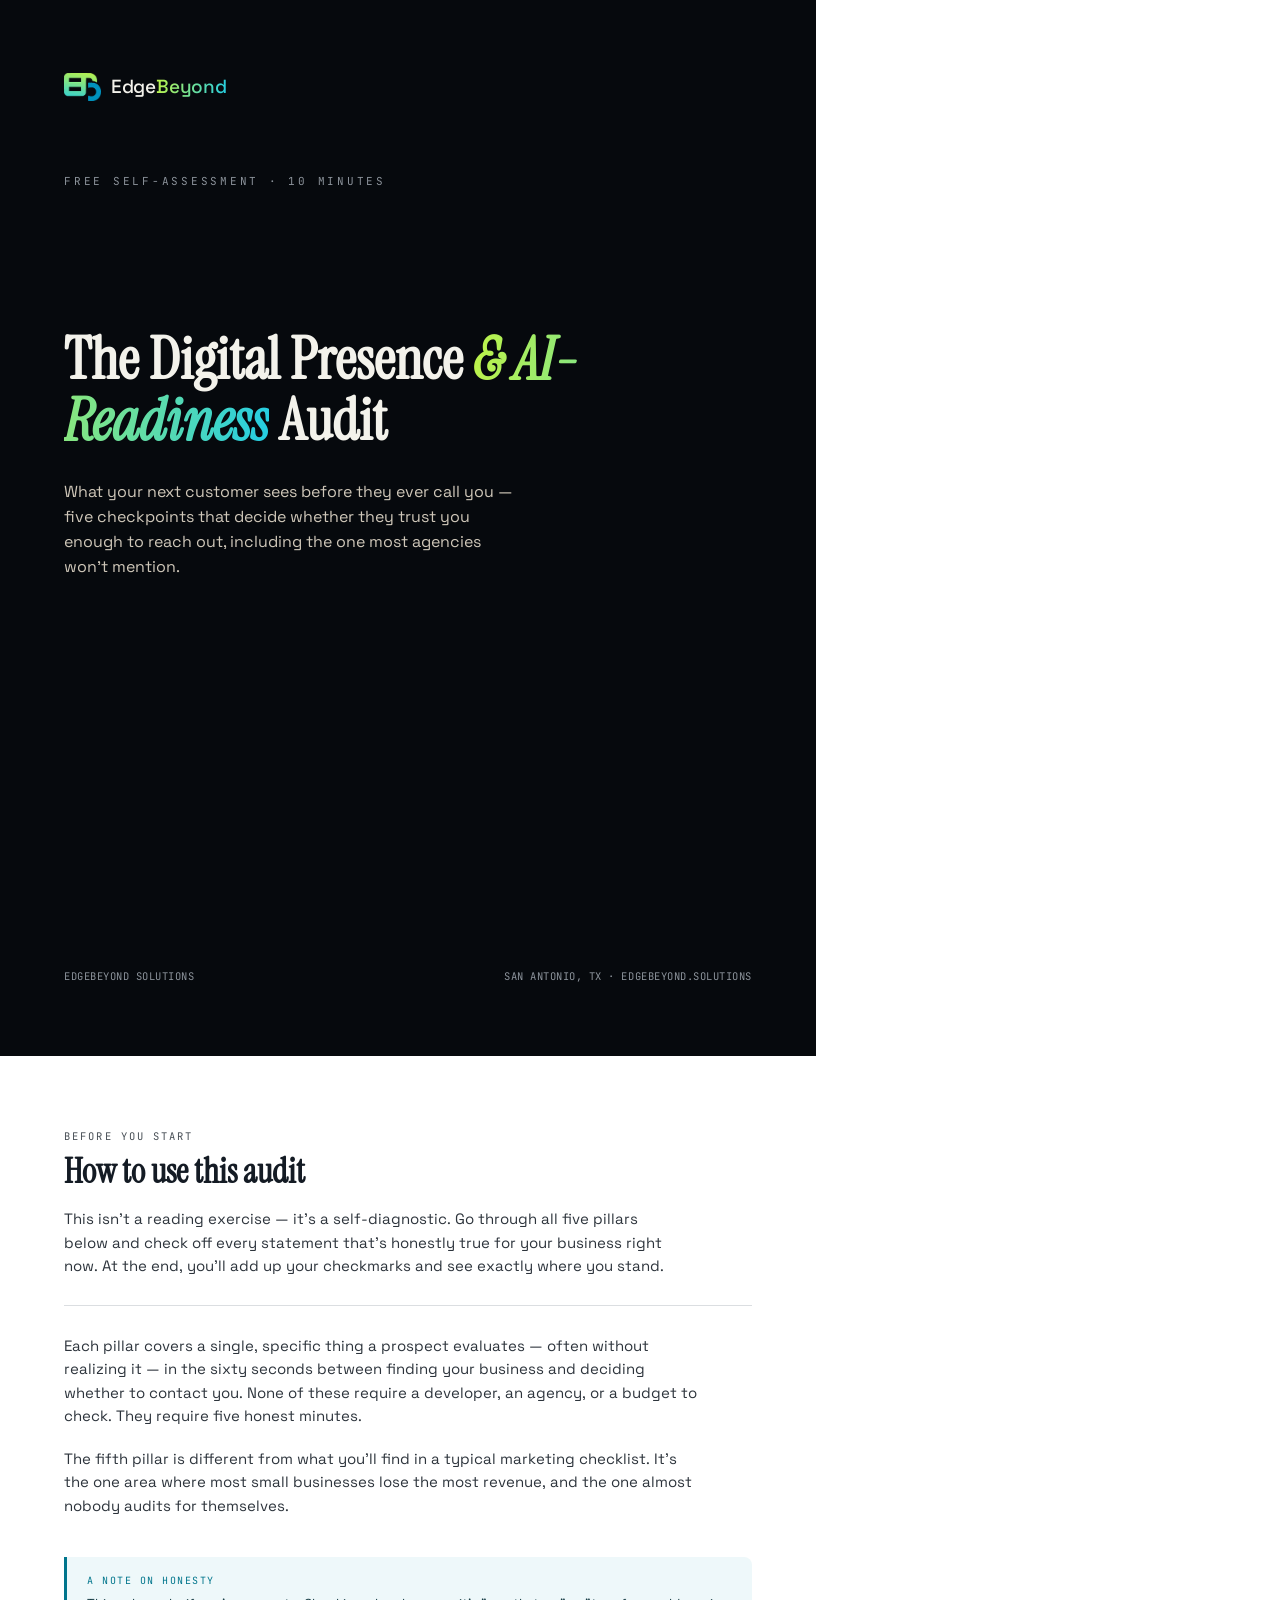
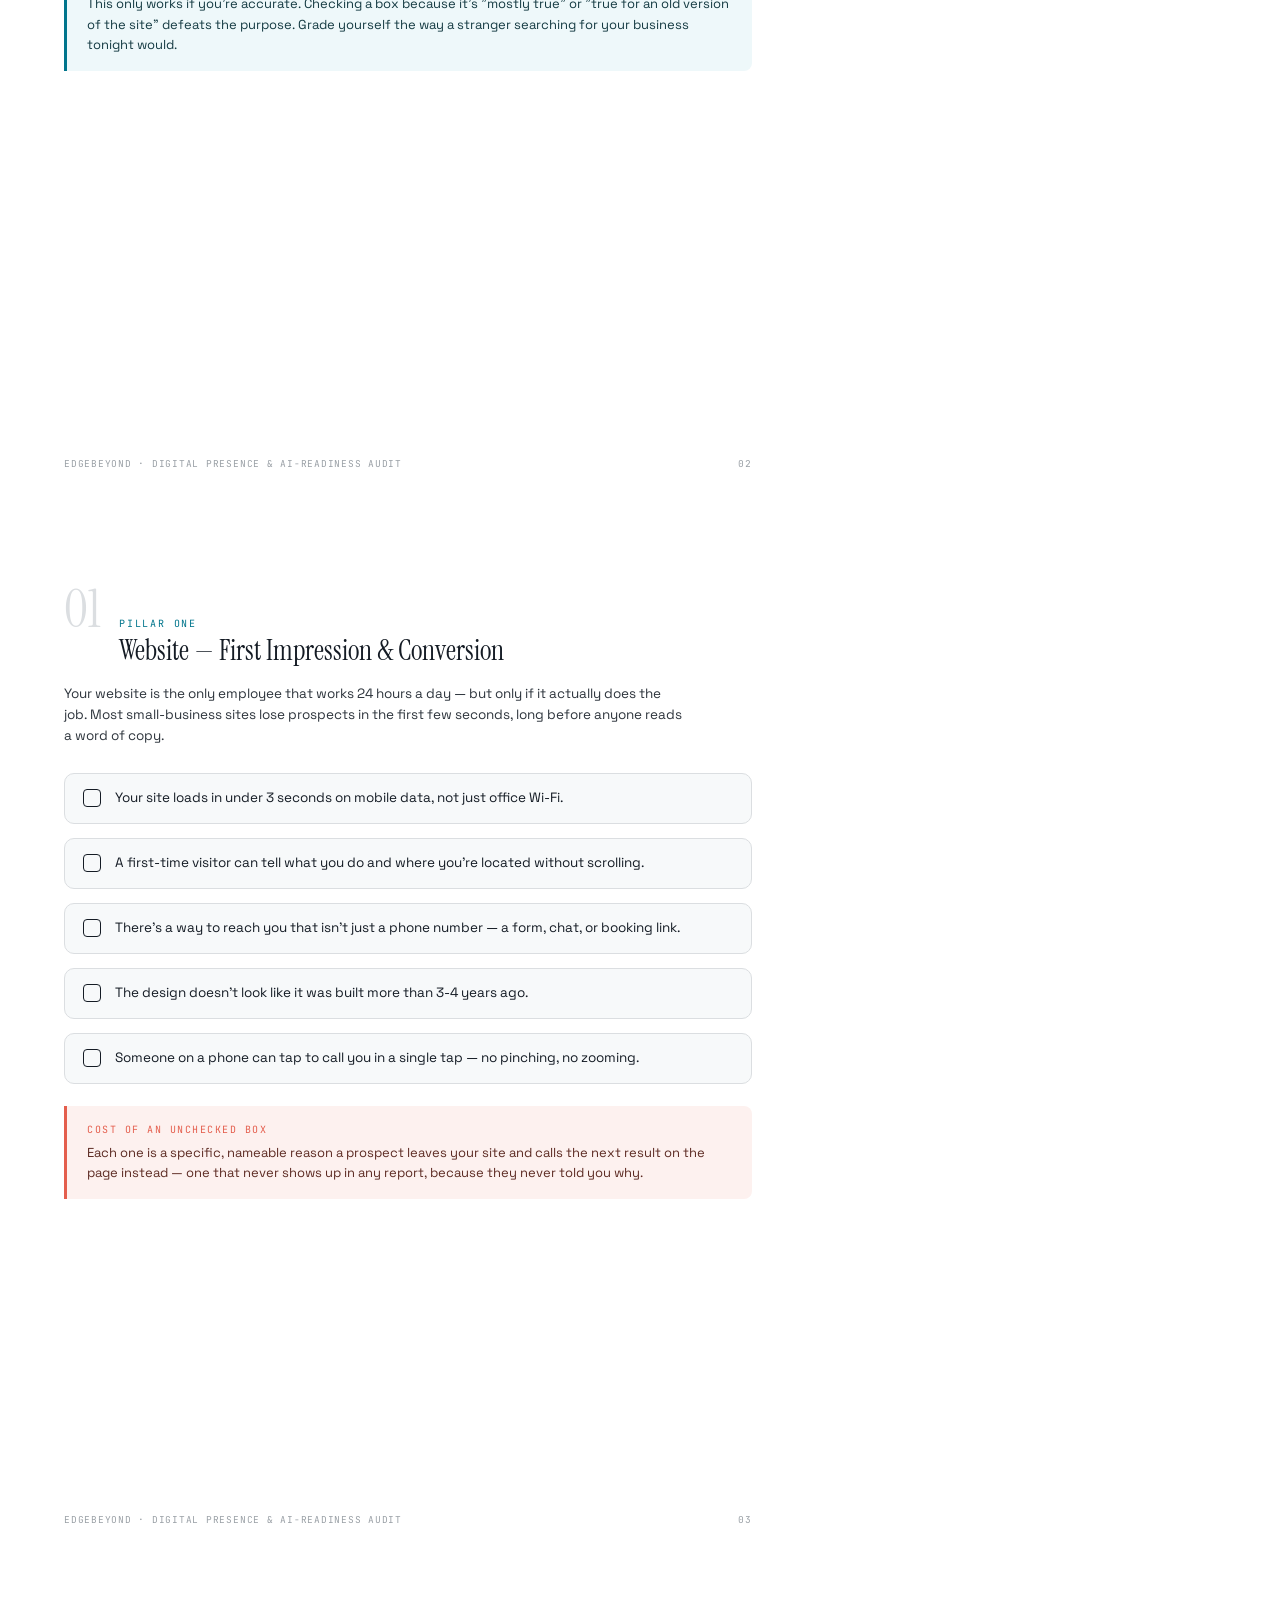
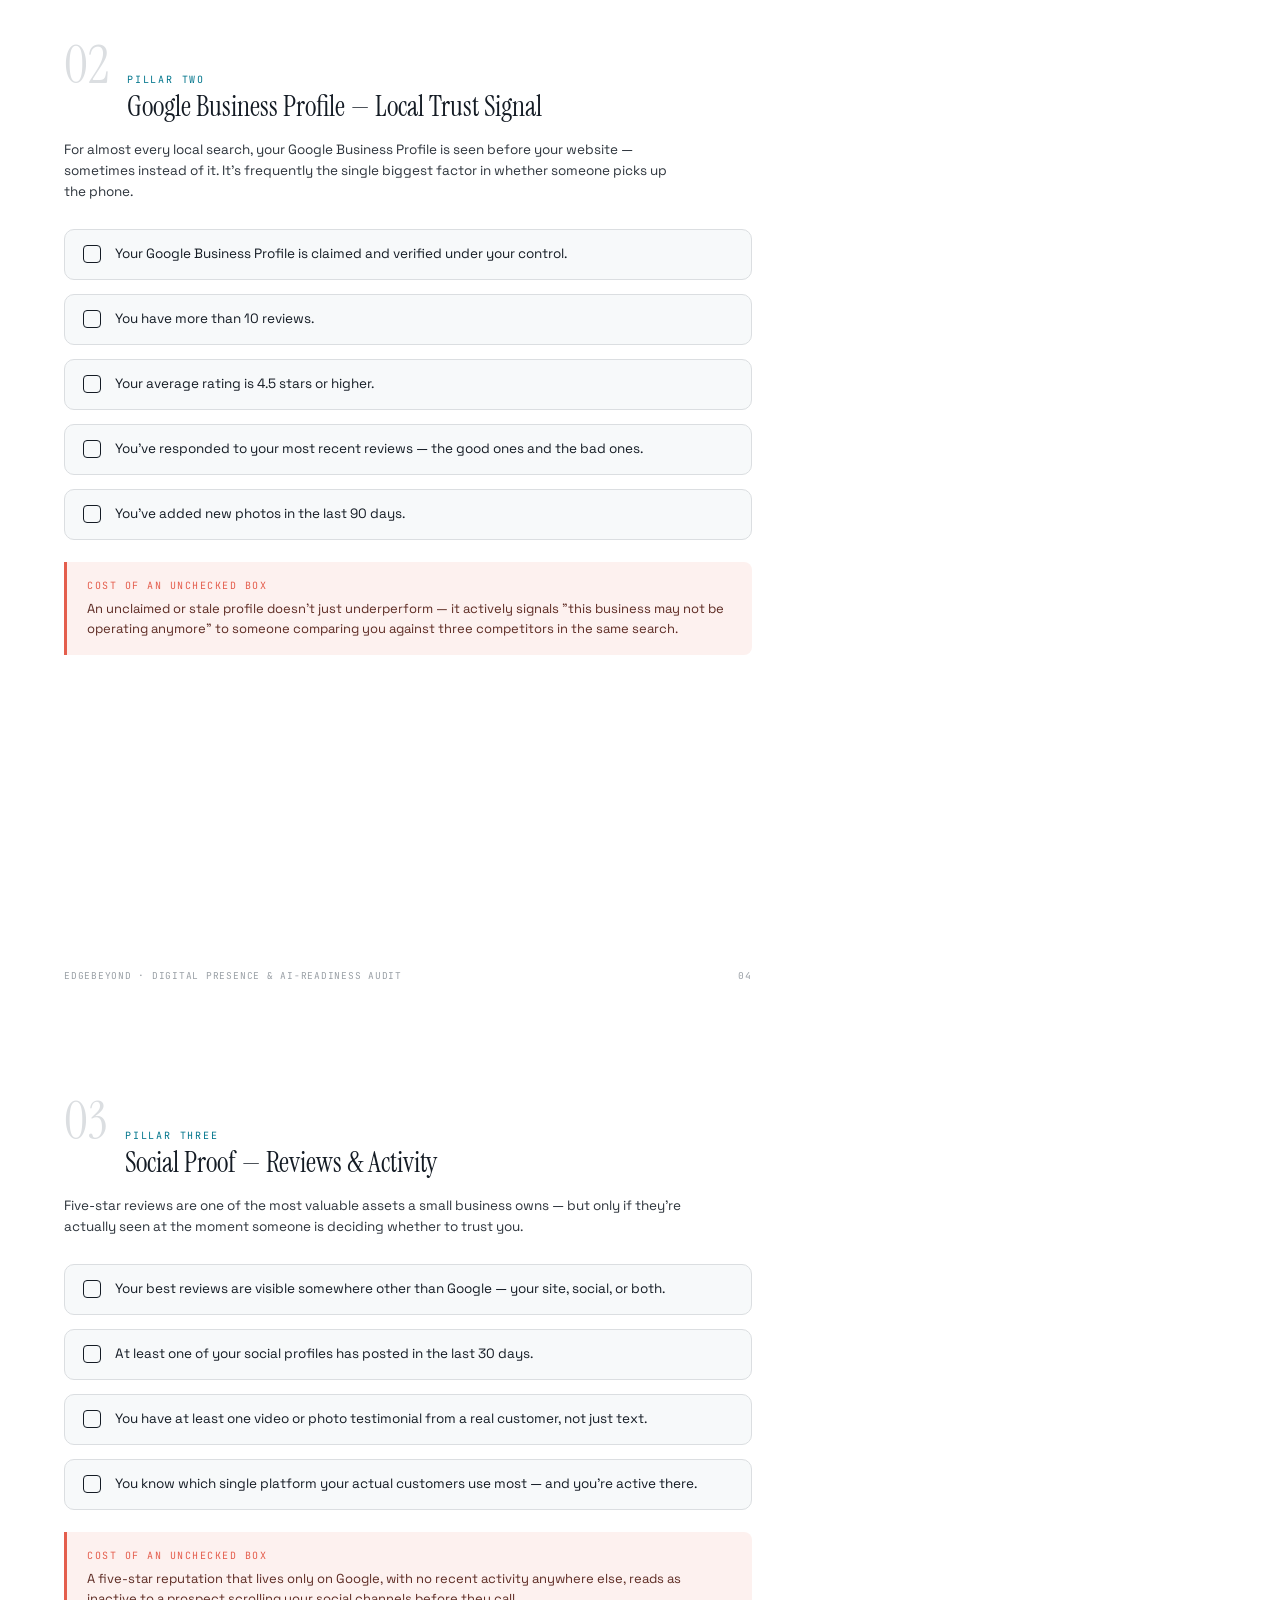
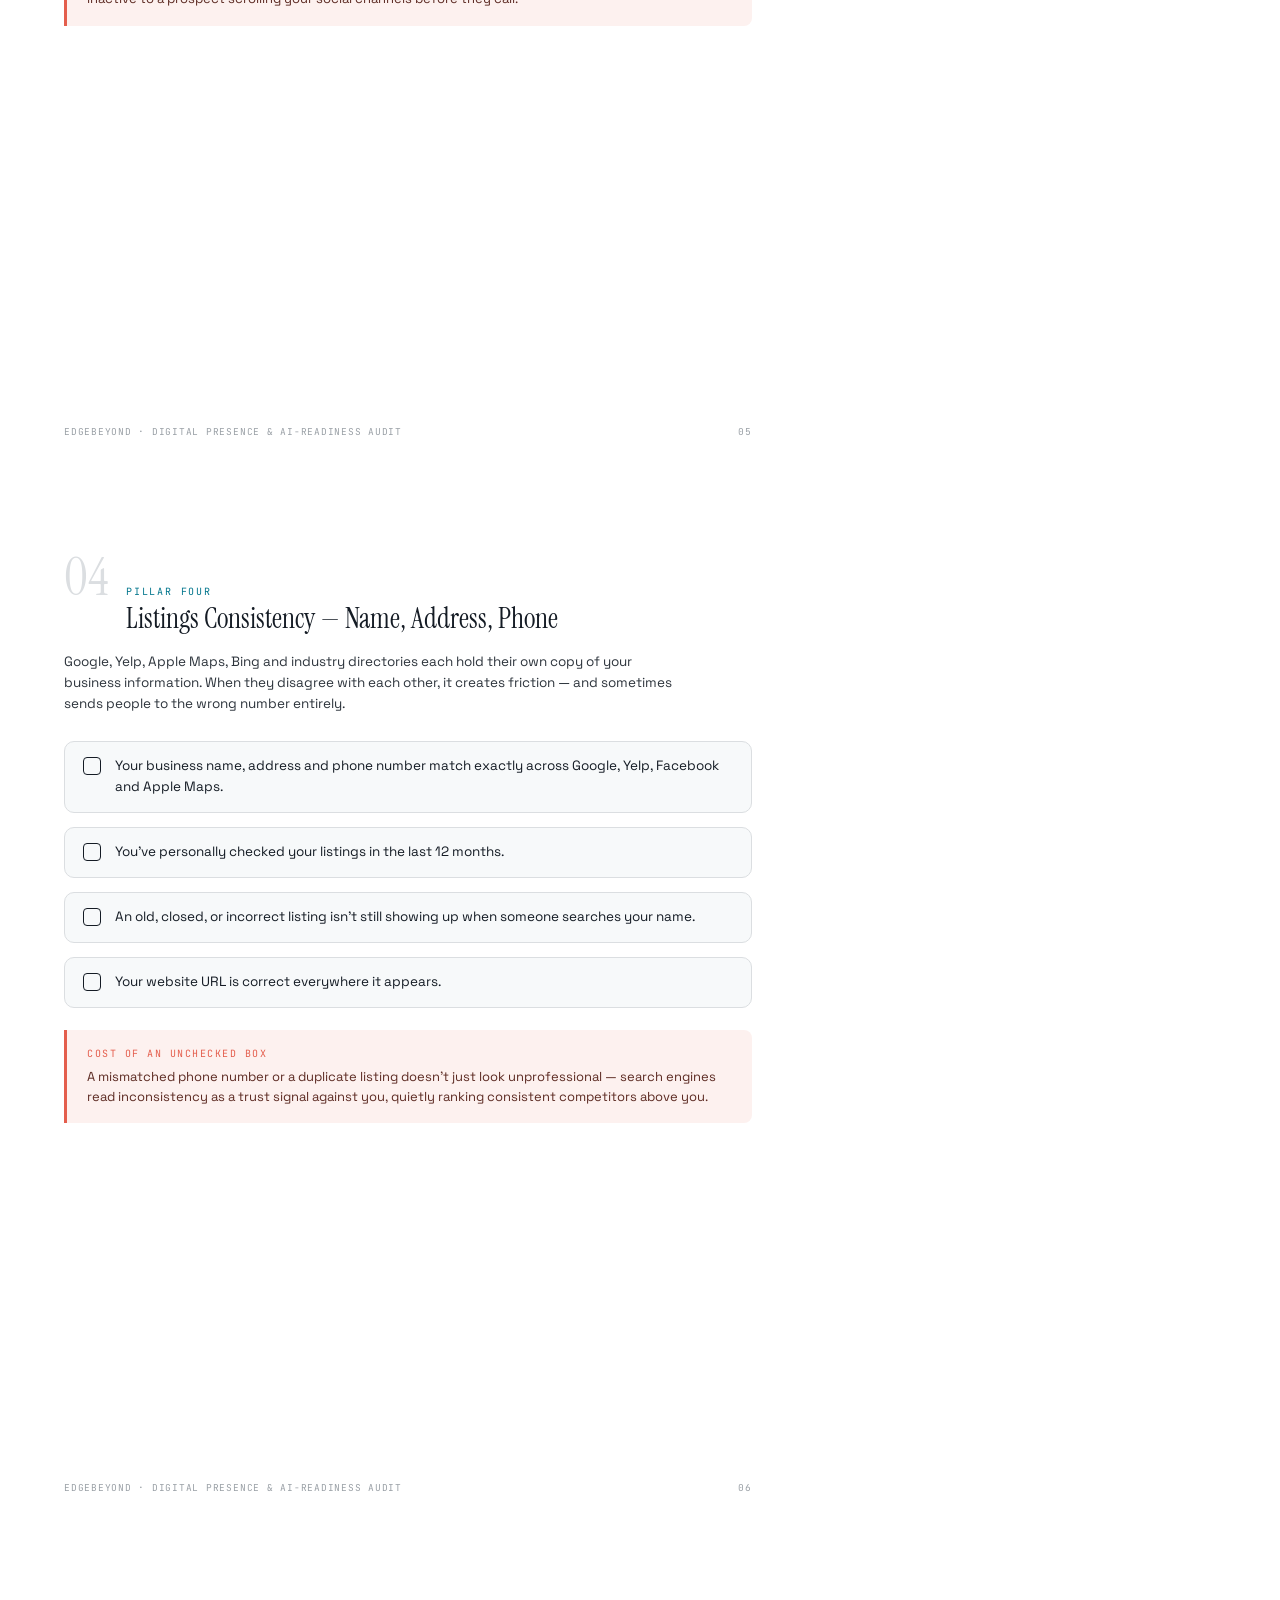
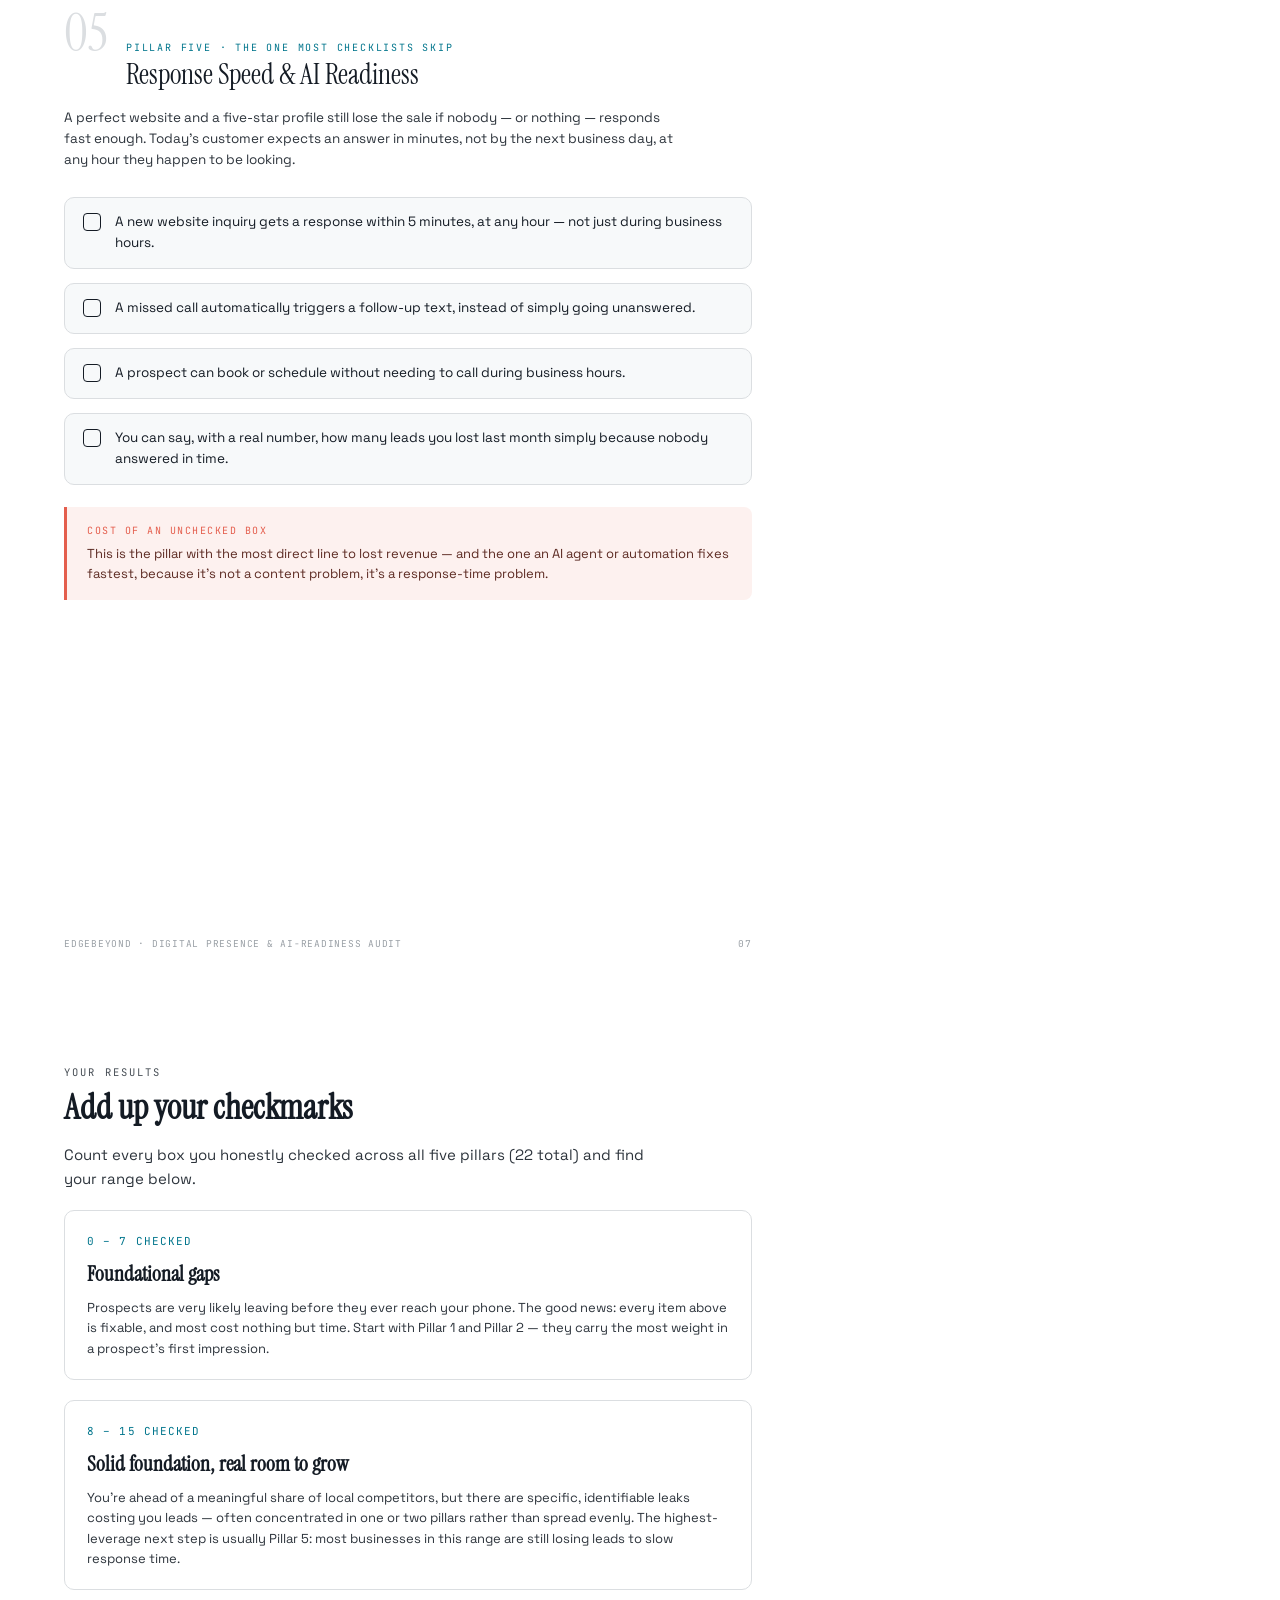
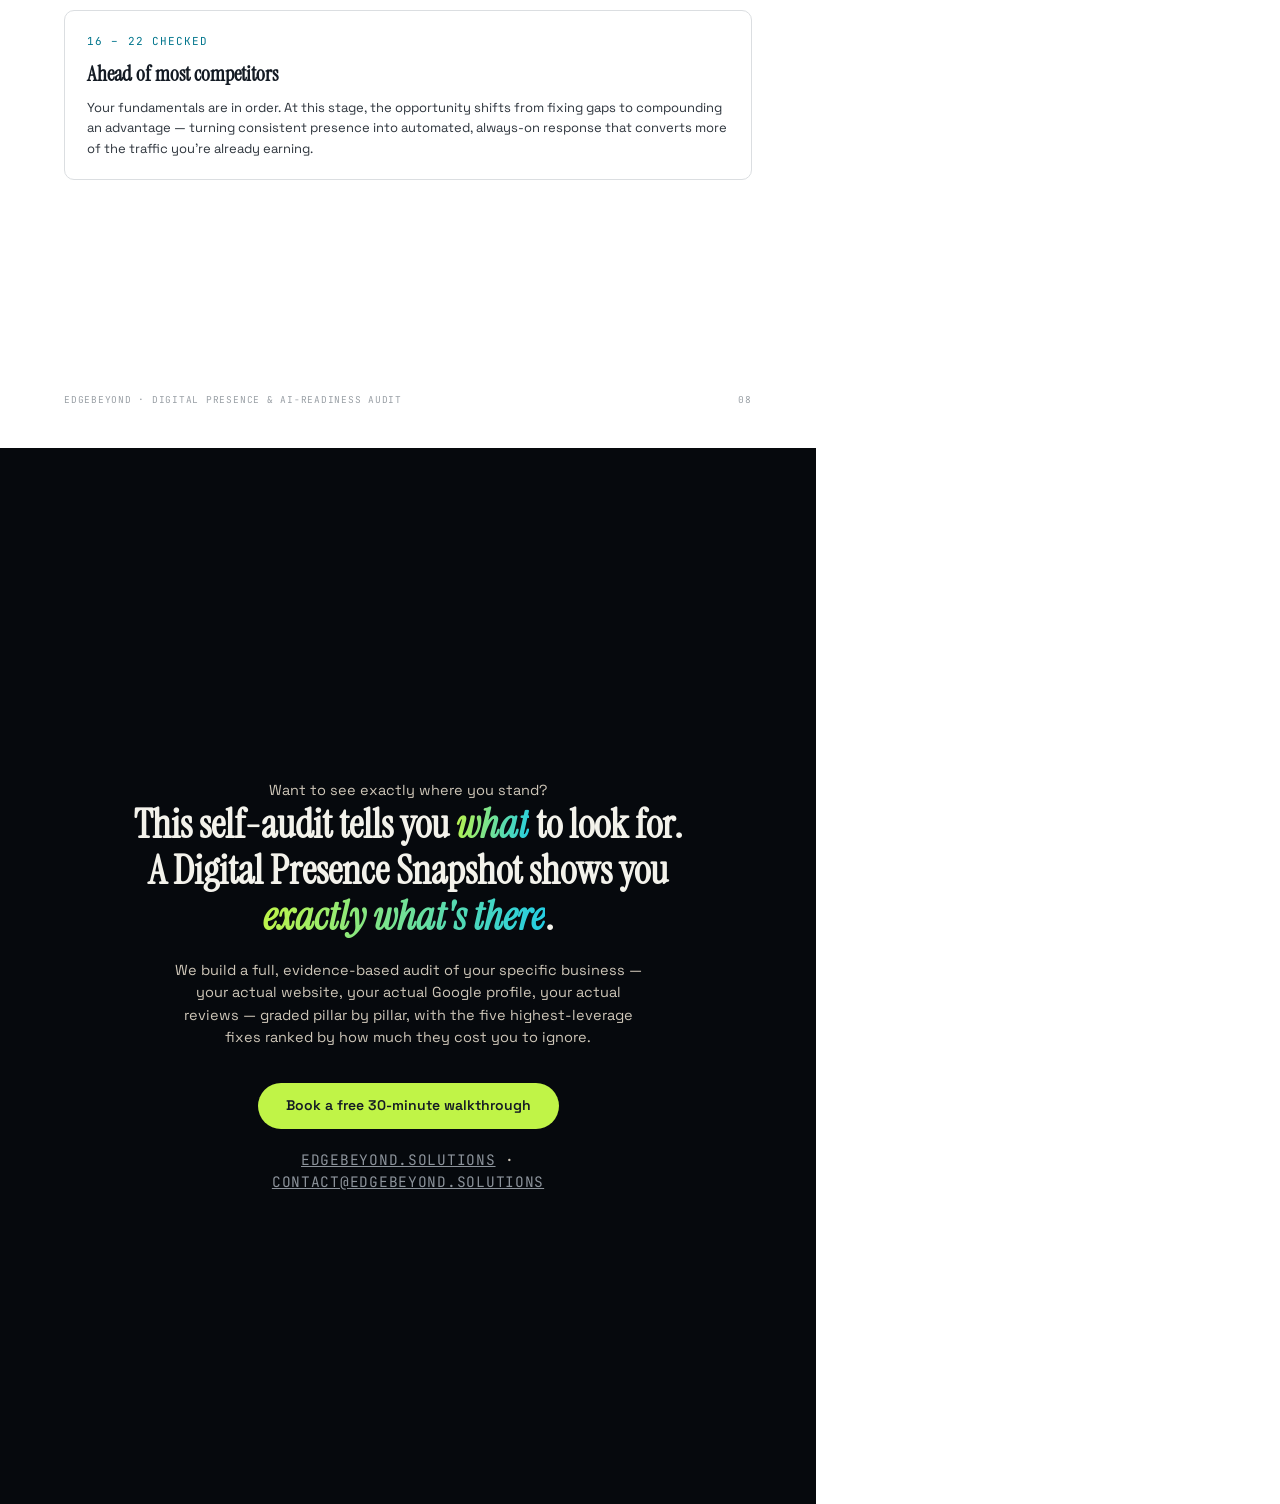
<file: lead-magnet/digital-presence-audit.html>
<!DOCTYPE html>
<html lang="en">
<head>
<meta charset="utf-8">
<title>The Digital Presence & AI-Readiness Audit — EdgeBeyond</title>
<link rel="preconnect" href="https://fonts.googleapis.com">
<link rel="preconnect" href="https://fonts.gstatic.com" crossorigin>
<link href="https://fonts.googleapis.com/css2?family=Instrument+Serif:ital@0;1&family=Space+Grotesk:wght@400;500;600;700&family=JetBrains+Mono:wght@400;500&display=swap" rel="stylesheet">
<style>
  :root{
    --bg:#06090d; --fg:#f3f2eb;
    --primary:#578200; --accent:#00758c;
    --primary-bright:#c0f447; --accent-bright:#22cde5;
    --pain:#e45e4d;
    --ink:#141b24; --muted:#474e55;
    --card:#f7f9fa; --border:#dbdee1;
  }
  *{box-sizing:border-box; margin:0; padding:0;}
  body{font-family:"Space Grotesk",system-ui,sans-serif; color:var(--ink); background:#fff; font-size:13.5px; line-height:1.55;}
  .page{width:816px; min-height:1056px; padding:72px 64px; position:relative; page-break-after:always;}
  .page:last-child{page-break-after:auto;}
  .display{font-family:"Instrument Serif",serif;}
  .mono{font-family:"JetBrains Mono",monospace;}

  /* ---------- COVER ---------- */
  .cover{background:var(--bg); color:var(--fg); display:flex; flex-direction:column; justify-content:space-between;}
  .cover .eyebrow{font-family:"JetBrains Mono",monospace; font-size:11px; letter-spacing:.25em; text-transform:uppercase; color:#8c939b;}
  .brand{display:flex; align-items:center; gap:10px;}
  .brand img{height:28px; width:auto;}
  .brand span{font-weight:500; font-size:19px; letter-spacing:-0.01em;}
  .brand .beyond{background:linear-gradient(100deg,var(--primary-bright),var(--accent-bright)); -webkit-background-clip:text; background-clip:text; color:transparent;}
  .cover h1{font-family:"Instrument Serif",serif; font-size:58px; line-height:1.05; margin-top:140px; max-width:620px;}
  .cover h1 em{font-style:italic; background:linear-gradient(100deg,var(--primary-bright),var(--accent-bright)); -webkit-background-clip:text; background-clip:text; color:transparent;}
  .cover .sub{margin-top:28px; max-width:460px; font-size:16px; color:#cfc7b9;}
  .cover .footer-row{display:flex; justify-content:space-between; align-items:flex-end; font-family:"JetBrains Mono",monospace; font-size:10.5px; color:#8c939b; letter-spacing:.05em;}

  /* ---------- CONTENT PAGES ---------- */
  .kicker{font-family:"JetBrains Mono",monospace; font-size:10.5px; letter-spacing:.2em; text-transform:uppercase; color:var(--muted);}
  h2.page-title{font-family:"Instrument Serif",serif; font-size:34px; margin-top:8px; line-height:1.15;}
  p.lede{margin-top:16px; font-size:15px; color:#2d343c; max-width:600px;}
  .rule{height:1px; background:var(--border); margin:28px 0;}

  .pillar-head{display:flex; align-items:baseline; gap:18px;}
  .pillar-num{font-family:"Instrument Serif",serif; font-size:52px; color:var(--border); line-height:1;}
  .pillar-title{font-family:"Instrument Serif",serif; font-size:28px; line-height:1.1;}
  .pillar-tag{font-family:"JetBrains Mono",monospace; font-size:10px; letter-spacing:.18em; text-transform:uppercase; color:var(--accent); margin-bottom:4px; display:block;}
  .pillar-intro{margin-top:18px; font-size:13.5px; color:#2d343c; max-width:620px;}

  .checklist{margin-top:26px; display:flex; flex-direction:column; gap:14px;}
  .check-item{display:flex; align-items:flex-start; gap:14px; padding:14px 18px; background:var(--card); border:1px solid var(--border); border-radius:10px;}
  .box{flex-shrink:0; width:18px; height:18px; border:1.6px solid var(--ink); border-radius:4px; margin-top:1px;}
  .check-text{font-size:13.5px; color:var(--ink);}

  .cost-callout{margin-top:22px; padding:16px 20px; border-left:3px solid var(--pain); background:#fdf1ef; border-radius:0 8px 8px 0;}
  .cost-callout .label{font-family:"JetBrains Mono",monospace; font-size:10px; letter-spacing:.15em; text-transform:uppercase; color:var(--pain); display:block; margin-bottom:6px;}
  .cost-callout p{font-size:13px; color:#5c2a22;}

  .page-footer{position:absolute; bottom:40px; left:64px; right:64px; display:flex; justify-content:space-between; font-family:"JetBrains Mono",monospace; font-size:9.5px; color:#9aa0a6; letter-spacing:.08em;}

  /* ---------- SCORING PAGE ---------- */
  .tier{margin-top:20px; padding:20px 22px; border-radius:10px; border:1px solid var(--border);}
  .tier .range{font-family:"JetBrains Mono",monospace; font-size:11px; letter-spacing:.1em; text-transform:uppercase; color:var(--accent);}
  .tier h3{font-family:"Instrument Serif",serif; font-size:21px; margin-top:6px;}
  .tier p{margin-top:8px; font-size:13px; color:#2d343c;}

  /* ---------- CTA PAGE ---------- */
  .cta-page{background:var(--bg); color:var(--fg); display:flex; flex-direction:column; justify-content:center; align-items:center; text-align:center;}
  .cta-page h2{font-family:"Instrument Serif",serif; font-size:40px; max-width:560px; line-height:1.15;}
  .cta-page h2 em{font-style:italic; background:linear-gradient(100deg,var(--primary-bright),var(--accent-bright)); -webkit-background-clip:text; background-clip:text; color:transparent;}
  .cta-page p{margin-top:20px; max-width:480px; color:#cfc7b9; font-size:14.5px;}
  .cta-badge{margin-top:34px; display:inline-block; padding:12px 28px; border-radius:100px; background:var(--primary-bright); color:#141b24; font-weight:600; font-size:14px; text-decoration:none;}
  .cta-sub{margin-top:18px; font-family:"JetBrains Mono",monospace; font-size:11px; color:#8c939b; letter-spacing:.05em;}
  .cta-sub a{color:#8c939b;}
</style>
</head>
<body>

<!-- ============ PAGE 1 — COVER ============ -->
<section class="page cover">
  <div>
    <div class="brand">
      <img src="../logo-mark-color.png" alt="">
      <span>Edge<span class="beyond">Beyond</span></span>
    </div>
    <p class="eyebrow" style="margin-top:72px;">Free Self-Assessment · 10 Minutes</p>
    <h1>The Digital Presence <em>&amp; AI-Readiness</em> Audit</h1>
    <p class="sub">What your next customer sees before they ever call you — five checkpoints that decide whether they trust you enough to reach out, including the one most agencies won't mention.</p>
  </div>
  <div class="footer-row">
    <span>EDGEBEYOND SOLUTIONS</span>
    <span>SAN ANTONIO, TX · EDGEBEYOND.SOLUTIONS</span>
  </div>
</section>

<!-- ============ PAGE 2 — HOW TO USE ============ -->
<section class="page">
  <p class="kicker">Before you start</p>
  <h2 class="page-title">How to use this audit</h2>
  <p class="lede">This isn't a reading exercise — it's a self-diagnostic. Go through all five pillars below and check off every statement that's honestly true for your business right now. At the end, you'll add up your checkmarks and see exactly where you stand.</p>

  <div class="rule"></div>

  <p class="lede" style="max-width:640px;">Each pillar covers a single, specific thing a prospect evaluates — often without realizing it — in the sixty seconds between finding your business and deciding whether to contact you. None of these require a developer, an agency, or a budget to check. They require five honest minutes.</p>

  <p class="lede" style="max-width:640px; margin-top:20px;">The fifth pillar is different from what you'll find in a typical marketing checklist. It's the one area where most small businesses lose the most revenue, and the one almost nobody audits for themselves.</p>

  <div class="cost-callout" style="margin-top:40px; border-left-color:var(--accent); background:#eef8fa;">
    <span class="label" style="color:var(--accent);">A note on honesty</span>
    <p style="color:#143a42;">This only works if you're accurate. Checking a box because it's "mostly true" or "true for an old version of the site" defeats the purpose. Grade yourself the way a stranger searching for your business tonight would.</p>
  </div>

  <div class="page-footer"><span>EDGEBEYOND · DIGITAL PRESENCE &amp; AI-READINESS AUDIT</span><span>02</span></div>
</section>

<!-- ============ PAGE 3 — PILLAR 1: WEBSITE ============ -->
<section class="page">
  <div class="pillar-head">
    <span class="pillar-num">01</span>
    <div>
      <span class="pillar-tag">Pillar one</span>
      <div class="pillar-title">Website — First Impression &amp; Conversion</div>
    </div>
  </div>
  <p class="pillar-intro">Your website is the only employee that works 24 hours a day — but only if it actually does the job. Most small-business sites lose prospects in the first few seconds, long before anyone reads a word of copy.</p>

  <div class="checklist">
    <div class="check-item"><div class="box"></div><div class="check-text">Your site loads in under 3 seconds on mobile data, not just office Wi-Fi.</div></div>
    <div class="check-item"><div class="box"></div><div class="check-text">A first-time visitor can tell what you do and where you're located without scrolling.</div></div>
    <div class="check-item"><div class="box"></div><div class="check-text">There's a way to reach you that isn't just a phone number — a form, chat, or booking link.</div></div>
    <div class="check-item"><div class="box"></div><div class="check-text">The design doesn't look like it was built more than 3-4 years ago.</div></div>
    <div class="check-item"><div class="box"></div><div class="check-text">Someone on a phone can tap to call you in a single tap — no pinching, no zooming.</div></div>
  </div>

  <div class="cost-callout">
    <span class="label">Cost of an unchecked box</span>
    <p>Each one is a specific, nameable reason a prospect leaves your site and calls the next result on the page instead — one that never shows up in any report, because they never told you why.</p>
  </div>

  <div class="page-footer"><span>EDGEBEYOND · DIGITAL PRESENCE &amp; AI-READINESS AUDIT</span><span>03</span></div>
</section>

<!-- ============ PAGE 4 — PILLAR 2: GBP ============ -->
<section class="page">
  <div class="pillar-head">
    <span class="pillar-num">02</span>
    <div>
      <span class="pillar-tag">Pillar two</span>
      <div class="pillar-title">Google Business Profile — Local Trust Signal</div>
    </div>
  </div>
  <p class="pillar-intro">For almost every local search, your Google Business Profile is seen before your website — sometimes instead of it. It's frequently the single biggest factor in whether someone picks up the phone.</p>

  <div class="checklist">
    <div class="check-item"><div class="box"></div><div class="check-text">Your Google Business Profile is claimed and verified under your control.</div></div>
    <div class="check-item"><div class="box"></div><div class="check-text">You have more than 10 reviews.</div></div>
    <div class="check-item"><div class="box"></div><div class="check-text">Your average rating is 4.5 stars or higher.</div></div>
    <div class="check-item"><div class="box"></div><div class="check-text">You've responded to your most recent reviews — the good ones and the bad ones.</div></div>
    <div class="check-item"><div class="box"></div><div class="check-text">You've added new photos in the last 90 days.</div></div>
  </div>

  <div class="cost-callout">
    <span class="label">Cost of an unchecked box</span>
    <p>An unclaimed or stale profile doesn't just underperform — it actively signals "this business may not be operating anymore" to someone comparing you against three competitors in the same search.</p>
  </div>

  <div class="page-footer"><span>EDGEBEYOND · DIGITAL PRESENCE &amp; AI-READINESS AUDIT</span><span>04</span></div>
</section>

<!-- ============ PAGE 5 — PILLAR 3: SOCIAL PROOF ============ -->
<section class="page">
  <div class="pillar-head">
    <span class="pillar-num">03</span>
    <div>
      <span class="pillar-tag">Pillar three</span>
      <div class="pillar-title">Social Proof — Reviews &amp; Activity</div>
    </div>
  </div>
  <p class="pillar-intro">Five-star reviews are one of the most valuable assets a small business owns — but only if they're actually seen at the moment someone is deciding whether to trust you.</p>

  <div class="checklist">
    <div class="check-item"><div class="box"></div><div class="check-text">Your best reviews are visible somewhere other than Google — your site, social, or both.</div></div>
    <div class="check-item"><div class="box"></div><div class="check-text">At least one of your social profiles has posted in the last 30 days.</div></div>
    <div class="check-item"><div class="box"></div><div class="check-text">You have at least one video or photo testimonial from a real customer, not just text.</div></div>
    <div class="check-item"><div class="box"></div><div class="check-text">You know which single platform your actual customers use most — and you're active there.</div></div>
  </div>

  <div class="cost-callout">
    <span class="label">Cost of an unchecked box</span>
    <p>A five-star reputation that lives only on Google, with no recent activity anywhere else, reads as inactive to a prospect scrolling your social channels before they call.</p>
  </div>

  <div class="page-footer"><span>EDGEBEYOND · DIGITAL PRESENCE &amp; AI-READINESS AUDIT</span><span>05</span></div>
</section>

<!-- ============ PAGE 6 — PILLAR 4: LISTINGS ============ -->
<section class="page">
  <div class="pillar-head">
    <span class="pillar-num">04</span>
    <div>
      <span class="pillar-tag">Pillar four</span>
      <div class="pillar-title">Listings Consistency — Name, Address, Phone</div>
    </div>
  </div>
  <p class="pillar-intro">Google, Yelp, Apple Maps, Bing and industry directories each hold their own copy of your business information. When they disagree with each other, it creates friction — and sometimes sends people to the wrong number entirely.</p>

  <div class="checklist">
    <div class="check-item"><div class="box"></div><div class="check-text">Your business name, address and phone number match exactly across Google, Yelp, Facebook and Apple Maps.</div></div>
    <div class="check-item"><div class="box"></div><div class="check-text">You've personally checked your listings in the last 12 months.</div></div>
    <div class="check-item"><div class="box"></div><div class="check-text">An old, closed, or incorrect listing isn't still showing up when someone searches your name.</div></div>
    <div class="check-item"><div class="box"></div><div class="check-text">Your website URL is correct everywhere it appears.</div></div>
  </div>

  <div class="cost-callout">
    <span class="label">Cost of an unchecked box</span>
    <p>A mismatched phone number or a duplicate listing doesn't just look unprofessional — search engines read inconsistency as a trust signal against you, quietly ranking consistent competitors above you.</p>
  </div>

  <div class="page-footer"><span>EDGEBEYOND · DIGITAL PRESENCE &amp; AI-READINESS AUDIT</span><span>06</span></div>
</section>

<!-- ============ PAGE 7 — PILLAR 5: AI READINESS ============ -->
<section class="page">
  <div class="pillar-head">
    <span class="pillar-num">05</span>
    <div>
      <span class="pillar-tag">Pillar five · The one most checklists skip</span>
      <div class="pillar-title">Response Speed &amp; AI Readiness</div>
    </div>
  </div>
  <p class="pillar-intro">A perfect website and a five-star profile still lose the sale if nobody — or nothing — responds fast enough. Today's customer expects an answer in minutes, not by the next business day, at any hour they happen to be looking.</p>

  <div class="checklist">
    <div class="check-item"><div class="box"></div><div class="check-text">A new website inquiry gets a response within 5 minutes, at any hour — not just during business hours.</div></div>
    <div class="check-item"><div class="box"></div><div class="check-text">A missed call automatically triggers a follow-up text, instead of simply going unanswered.</div></div>
    <div class="check-item"><div class="box"></div><div class="check-text">A prospect can book or schedule without needing to call during business hours.</div></div>
    <div class="check-item"><div class="box"></div><div class="check-text">You can say, with a real number, how many leads you lost last month simply because nobody answered in time.</div></div>
  </div>

  <div class="cost-callout">
    <span class="label">Cost of an unchecked box</span>
    <p>This is the pillar with the most direct line to lost revenue — and the one an AI agent or automation fixes fastest, because it's not a content problem, it's a response-time problem.</p>
  </div>

  <div class="page-footer"><span>EDGEBEYOND · DIGITAL PRESENCE &amp; AI-READINESS AUDIT</span><span>07</span></div>
</section>

<!-- ============ PAGE 8 — SCORING ============ -->
<section class="page">
  <p class="kicker">Your results</p>
  <h2 class="page-title">Add up your checkmarks</h2>
  <p class="lede">Count every box you honestly checked across all five pillars (22 total) and find your range below.</p>

  <div class="tier">
    <span class="range">0 – 7 checked</span>
    <h3>Foundational gaps</h3>
    <p>Prospects are very likely leaving before they ever reach your phone. The good news: every item above is fixable, and most cost nothing but time. Start with Pillar 1 and Pillar 2 — they carry the most weight in a prospect's first impression.</p>
  </div>
  <div class="tier">
    <span class="range">8 – 15 checked</span>
    <h3>Solid foundation, real room to grow</h3>
    <p>You're ahead of a meaningful share of local competitors, but there are specific, identifiable leaks costing you leads — often concentrated in one or two pillars rather than spread evenly. The highest-leverage next step is usually Pillar 5: most businesses in this range are still losing leads to slow response time.</p>
  </div>
  <div class="tier">
    <span class="range">16 – 22 checked</span>
    <h3>Ahead of most competitors</h3>
    <p>Your fundamentals are in order. At this stage, the opportunity shifts from fixing gaps to compounding an advantage — turning consistent presence into automated, always-on response that converts more of the traffic you're already earning.</p>
  </div>

  <div class="page-footer"><span>EDGEBEYOND · DIGITAL PRESENCE &amp; AI-READINESS AUDIT</span><span>08</span></div>
</section>

<!-- ============ PAGE 9 — CTA ============ -->
<section class="page cta-page">
  <p class="eyebrow">Want to see exactly where you stand?</p>
  <h2>This self-audit tells you <em>what</em> to look for. A Digital Presence Snapshot shows you <em>exactly what's there</em>.</h2>
  <p>We build a full, evidence-based audit of your specific business — your actual website, your actual Google profile, your actual reviews — graded pillar by pillar, with the five highest-leverage fixes ranked by how much they cost you to ignore.</p>
  <a class="cta-badge" href="https://calendar.app.google/oV2TzbkDzcQhNi2w7">Book a free 30-minute walkthrough</a>
  <p class="cta-sub"><a href="https://edgebeyond.solutions">EDGEBEYOND.SOLUTIONS</a> · <a href="mailto:contact@edgebeyond.solutions">CONTACT@EDGEBEYOND.SOLUTIONS</a></p>
</section>

</body>
</html>
</file>
<file: styles.css>
/*! tailwindcss v4.3.3 | MIT License | https://tailwindcss.com */
@layer properties;
@layer theme, base, components, utilities;
@layer theme {
  :root, :host {
    --font-sans: "Space Grotesk", system-ui, sans-serif;
    --color-white: #fff;
    --spacing: 0.25rem;
    --container-xs: 20rem;
    --container-md: 28rem;
    --container-lg: 32rem;
    --container-xl: 36rem;
    --container-2xl: 42rem;
    --container-3xl: 48rem;
    --container-4xl: 56rem;
    --container-7xl: 80rem;
    --text-xs: 0.75rem;
    --text-xs--line-height: calc(1 / 0.75);
    --text-sm: 0.875rem;
    --text-sm--line-height: calc(1.25 / 0.875);
    --text-base: 1rem;
    --text-base--line-height: calc(1.5 / 1);
    --text-lg: 1.125rem;
    --text-lg--line-height: calc(1.75 / 1.125);
    --text-xl: 1.25rem;
    --text-xl--line-height: calc(1.75 / 1.25);
    --text-2xl: 1.5rem;
    --text-2xl--line-height: calc(2 / 1.5);
    --text-3xl: 1.875rem;
    --text-3xl--line-height: calc(2.25 / 1.875);
    --text-4xl: 2.25rem;
    --text-4xl--line-height: calc(2.5 / 2.25);
    --text-5xl: 3rem;
    --text-5xl--line-height: 1;
    --text-6xl: 3.75rem;
    --text-6xl--line-height: 1;
    --text-7xl: 4.5rem;
    --text-7xl--line-height: 1;
    --text-8xl: 6rem;
    --text-8xl--line-height: 1;
    --font-weight-medium: 500;
    --font-weight-semibold: 600;
    --font-weight-bold: 700;
    --tracking-tight: -0.025em;
    --tracking-widest: 0.1em;
    --leading-tight: 1.25;
    --leading-relaxed: 1.625;
    --radius-sm: 0.25rem;
    --radius-2xl: 1rem;
    --radius-3xl: 1.5rem;
    --default-transition-duration: 150ms;
    --default-transition-timing-function: cubic-bezier(0.4, 0, 0.2, 1);
    --default-font-family: "Space Grotesk", system-ui, sans-serif;
    --default-mono-font-family: "JetBrains Mono", monospace;
    --color-border: var(--border);
  }
}
@layer base {
  *, ::after, ::before, ::backdrop, ::file-selector-button {
    box-sizing: border-box;
    margin: 0;
    padding: 0;
    border: 0 solid;
  }
  html, :host {
    line-height: 1.5;
    -webkit-text-size-adjust: 100%;
    tab-size: 4;
    font-family: var(--default-font-family, -apple-system, BlinkMacSystemFont, "Segoe UI", Roboto, "Helvetica Neue", "Noto Sans", Arial, sans-serif, "Apple Color Emoji", "Segoe UI Emoji", "Segoe UI Symbol", "Noto Color Emoji");
    font-feature-settings: var(--default-font-feature-settings, normal);
    font-variation-settings: var(--default-font-variation-settings, normal);
    -webkit-tap-highlight-color: transparent;
  }
  hr {
    height: 0;
    color: inherit;
    border-top-width: 1px;
  }
  abbr:where([title]) {
    -webkit-text-decoration: underline dotted;
    text-decoration: underline dotted;
  }
  h1, h2, h3, h4, h5, h6 {
    font-size: inherit;
    font-weight: inherit;
  }
  a {
    color: inherit;
    -webkit-text-decoration: inherit;
    text-decoration: inherit;
  }
  b, strong {
    font-weight: bolder;
  }
  code, kbd, samp, pre {
    font-family: var(--default-mono-font-family, ui-monospace, SFMono-Regular, Menlo, Monaco, Consolas, "Liberation Mono", "Courier New", monospace);
    font-feature-settings: var(--default-mono-font-feature-settings, normal);
    font-variation-settings: var(--default-mono-font-variation-settings, normal);
    font-size: 1em;
  }
  small {
    font-size: 80%;
  }
  sub, sup {
    font-size: 75%;
    line-height: 0;
    position: relative;
    vertical-align: baseline;
  }
  sub {
    bottom: -0.25em;
  }
  sup {
    top: -0.5em;
  }
  table {
    text-indent: 0;
    border-color: inherit;
    border-collapse: collapse;
  }
  :-moz-focusring:where(:not(iframe)) {
    outline: auto;
  }
  progress {
    vertical-align: baseline;
  }
  summary {
    display: list-item;
  }
  ol, ul, menu {
    list-style: none;
  }
  img, svg, video, canvas, audio, iframe, embed, object {
    display: block;
    vertical-align: middle;
  }
  img, video {
    max-width: 100%;
    height: auto;
  }
  button, input, select, optgroup, textarea, ::file-selector-button {
    font: inherit;
    font-feature-settings: inherit;
    font-variation-settings: inherit;
    letter-spacing: inherit;
    color: inherit;
    border-radius: 0;
    background-color: transparent;
    opacity: 1;
  }
  :where(select:is([multiple], [size])) optgroup {
    font-weight: bolder;
  }
  :where(select:is([multiple], [size])) optgroup option {
    padding-inline-start: 20px;
  }
  ::file-selector-button {
    margin-inline-end: 4px;
  }
  ::placeholder {
    opacity: 1;
  }
  @supports (not (-webkit-appearance: -apple-pay-button))  or (contain-intrinsic-size: 1px) {
    ::placeholder {
      color: currentcolor;
      @supports (color: color-mix(in lab, red, red)) {
        color: color-mix(in oklab, currentcolor 50%, transparent);
      }
    }
  }
  textarea {
    resize: vertical;
  }
  ::-webkit-search-decoration {
    -webkit-appearance: none;
  }
  ::-webkit-date-and-time-value {
    min-height: 1lh;
    text-align: inherit;
  }
  ::-webkit-datetime-edit {
    display: inline-flex;
  }
  ::-webkit-datetime-edit-fields-wrapper {
    padding: 0;
  }
  ::-webkit-datetime-edit, ::-webkit-datetime-edit-year-field, ::-webkit-datetime-edit-month-field, ::-webkit-datetime-edit-day-field, ::-webkit-datetime-edit-hour-field, ::-webkit-datetime-edit-minute-field, ::-webkit-datetime-edit-second-field, ::-webkit-datetime-edit-millisecond-field, ::-webkit-datetime-edit-meridiem-field {
    padding-block: 0;
  }
  ::-webkit-calendar-picker-indicator {
    line-height: 1;
  }
  :-moz-ui-invalid {
    box-shadow: none;
  }
  button, input:where([type="button"], [type="reset"], [type="submit"]), ::file-selector-button {
    appearance: button;
  }
  ::-webkit-inner-spin-button, ::-webkit-outer-spin-button {
    height: auto;
  }
  [hidden]:where(:not([hidden="until-found"])) {
    display: none !important;
  }
}
@layer utilities {
  .grain {
    position: relative;
    &::before {
      content: "";
      position: fixed;
      inset: 0;
      pointer-events: none;
      z-index: 50;
      opacity: .05;
      background-image: url("data:image/svg+xml,%3Csvg xmlns='http://www.w3.org/2000/svg' width='160' height='160'%3E%3Cfilter id='n'%3E%3CfeTurbulence baseFrequency='.9'/%3E%3C/filter%3E%3Crect width='100%25' height='100%25' filter='url(%23n)'/%3E%3C/svg%3E");
    }
  }
  .pointer-events-none {
    pointer-events: none;
  }
  .sr-only {
    position: absolute;
    width: 1px;
    height: 1px;
    padding: 0;
    margin: -1px;
    overflow: hidden;
    clip-path: inset(50%);
    white-space: nowrap;
    border-width: 0;
  }
  .absolute {
    position: absolute;
  }
  .fixed {
    position: fixed;
  }
  .relative {
    position: relative;
  }
  .inset-0 {
    inset: 0px;
  }
  .inset-x-0 {
    inset-inline: 0px;
  }
  .-top-8 {
    top: calc(var(--spacing) * -8);
  }
  .top-0 {
    top: 0px;
  }
  .top-\[52px\] {
    top: 52px;
  }
  .-right-4 {
    right: calc(var(--spacing) * -4);
  }
  .right-0 {
    right: 0px;
  }
  .right-\[10\%\] {
    right: 10%;
  }
  .right-\[12\%\] {
    right: 12%;
  }
  .right-\[20\%\] {
    right: 20%;
  }
  .-bottom-8 {
    bottom: calc(var(--spacing) * -8);
  }
  .-bottom-16 {
    bottom: calc(var(--spacing) * -16);
  }
  .-bottom-40 {
    bottom: calc(var(--spacing) * -40);
  }
  .-left-6 {
    left: calc(var(--spacing) * -6);
  }
  .left-0 {
    left: 0px;
  }
  .left-1\/2 {
    left: calc(1 / 2 * 100%);
  }
  .left-\[10\%\] {
    left: 10%;
  }
  .left-\[15\%\] {
    left: 15%;
  }
  .left-\[30\%\] {
    left: 30%;
  }
  .left-\[55\%\] {
    left: 55%;
  }
  .-z-10 {
    z-index: calc(10 * -1);
  }
  .z-40 {
    z-index: 40;
  }
  .col-span-5 {
    grid-column: span 5 / span 5;
  }
  .mx-4 {
    margin-inline: calc(var(--spacing) * 4);
  }
  .mx-auto {
    margin-inline: auto;
  }
  .mt-0\.5 {
    margin-top: calc(var(--spacing) * 0.5);
  }
  .mt-1 {
    margin-top: var(--spacing);
  }
  .mt-2 {
    margin-top: calc(var(--spacing) * 2);
  }
  .mt-2\.5 {
    margin-top: calc(var(--spacing) * 2.5);
  }
  .mt-3 {
    margin-top: calc(var(--spacing) * 3);
  }
  .mt-4 {
    margin-top: calc(var(--spacing) * 4);
  }
  .mt-5 {
    margin-top: calc(var(--spacing) * 5);
  }
  .mt-6 {
    margin-top: calc(var(--spacing) * 6);
  }
  .mt-8 {
    margin-top: calc(var(--spacing) * 8);
  }
  .mt-10 {
    margin-top: calc(var(--spacing) * 10);
  }
  .mt-12 {
    margin-top: calc(var(--spacing) * 12);
  }
  .mt-14 {
    margin-top: calc(var(--spacing) * 14);
  }
  .mt-16 {
    margin-top: calc(var(--spacing) * 16);
  }
  .mt-20 {
    margin-top: calc(var(--spacing) * 20);
  }
  .mt-28 {
    margin-top: calc(var(--spacing) * 28);
  }
  .mt-40 {
    margin-top: calc(var(--spacing) * 40);
  }
  .mr-1\.5 {
    margin-right: calc(var(--spacing) * 1.5);
  }
  .mb-10 {
    margin-bottom: calc(var(--spacing) * 10);
  }
  .-ml-2\.5 {
    margin-left: calc(var(--spacing) * -2.5);
  }
  .ml-3 {
    margin-left: calc(var(--spacing) * 3);
  }
  .flex {
    display: flex;
  }
  .grid {
    display: grid;
  }
  .hidden {
    display: none;
  }
  .h-2 {
    height: calc(var(--spacing) * 2);
  }
  .h-2\.5 {
    height: calc(var(--spacing) * 2.5);
  }
  .h-3 {
    height: calc(var(--spacing) * 3);
  }
  .h-6 {
    height: calc(var(--spacing) * 6);
  }
  .h-8 {
    height: calc(var(--spacing) * 8);
  }
  .h-9 {
    height: calc(var(--spacing) * 9);
  }
  .h-11 {
    height: calc(var(--spacing) * 11);
  }
  .h-12 {
    height: calc(var(--spacing) * 12);
  }
  .h-16 {
    height: calc(var(--spacing) * 16);
  }
  .h-40 {
    height: calc(var(--spacing) * 40);
  }
  .h-96 {
    height: calc(var(--spacing) * 96);
  }
  .h-\[55\%\] {
    height: 55%;
  }
  .h-\[60\%\] {
    height: 60%;
  }
  .h-\[70\%\] {
    height: 70%;
  }
  .h-full {
    height: 100%;
  }
  .h-px {
    height: 1px;
  }
  .min-h-screen {
    min-height: 100vh;
  }
  .w-2 {
    width: calc(var(--spacing) * 2);
  }
  .w-2\.5 {
    width: calc(var(--spacing) * 2.5);
  }
  .w-3 {
    width: calc(var(--spacing) * 3);
  }
  .w-6 {
    width: calc(var(--spacing) * 6);
  }
  .w-8 {
    width: calc(var(--spacing) * 8);
  }
  .w-9 {
    width: calc(var(--spacing) * 9);
  }
  .w-11 {
    width: calc(var(--spacing) * 11);
  }
  .w-12 {
    width: calc(var(--spacing) * 12);
  }
  .w-14 {
    width: calc(var(--spacing) * 14);
  }
  .w-16 {
    width: calc(var(--spacing) * 16);
  }
  .w-20 {
    width: calc(var(--spacing) * 20);
  }
  .w-24 {
    width: calc(var(--spacing) * 24);
  }
  .w-\[90\%\] {
    width: 90%;
  }
  .w-\[120\%\] {
    width: 120%;
  }
  .w-full {
    width: 100%;
  }
  .w-max {
    width: max-content;
  }
  .max-w-2xl {
    max-width: var(--container-2xl);
  }
  .max-w-3xl {
    max-width: var(--container-3xl);
  }
  .max-w-4xl {
    max-width: var(--container-4xl);
  }
  .max-w-7xl {
    max-width: var(--container-7xl);
  }
  .max-w-lg {
    max-width: var(--container-lg);
  }
  .max-w-md {
    max-width: var(--container-md);
  }
  .max-w-xl {
    max-width: var(--container-xl);
  }
  .max-w-xs {
    max-width: var(--container-xs);
  }
  .min-w-0 {
    min-width: 0px;
  }
  .flex-1 {
    flex: 1;
  }
  .shrink-0 {
    flex-shrink: 0;
  }
  .grow {
    flex-grow: 1;
  }
  .-translate-x-1\/2 {
    --tw-translate-x: calc(calc(1 / 2 * 100%) * -1);
    translate: var(--tw-translate-x) var(--tw-translate-y);
  }
  .translate-x-5 {
    --tw-translate-x: calc(var(--spacing) * 5);
    translate: var(--tw-translate-x) var(--tw-translate-y);
  }
  .translate-y-5 {
    --tw-translate-y: calc(var(--spacing) * 5);
    translate: var(--tw-translate-x) var(--tw-translate-y);
  }
  .-skew-x-6 {
    --tw-skew-x: skewX(calc(6deg * -1));
    transform: var(--tw-rotate-x,) var(--tw-rotate-y,) var(--tw-rotate-z,) var(--tw-skew-x,) var(--tw-skew-y,);
  }
  .-skew-x-12 {
    --tw-skew-x: skewX(calc(12deg * -1));
    transform: var(--tw-rotate-x,) var(--tw-rotate-y,) var(--tw-rotate-z,) var(--tw-skew-x,) var(--tw-skew-y,);
  }
  .skew-x-3 {
    --tw-skew-x: skewX(3deg);
    transform: var(--tw-rotate-x,) var(--tw-rotate-y,) var(--tw-rotate-z,) var(--tw-skew-x,) var(--tw-skew-y,);
  }
  .skew-x-6 {
    --tw-skew-x: skewX(6deg);
    transform: var(--tw-rotate-x,) var(--tw-rotate-y,) var(--tw-rotate-z,) var(--tw-skew-x,) var(--tw-skew-y,);
  }
  .skew-x-12 {
    --tw-skew-x: skewX(12deg);
    transform: var(--tw-rotate-x,) var(--tw-rotate-y,) var(--tw-rotate-z,) var(--tw-skew-x,) var(--tw-skew-y,);
  }
  .reveal {
    opacity: 0;
    transform: translateY(32px);
    transition: opacity 1s cubic-bezier(.2,.7,.2,1), transform 1s cubic-bezier(.2,.7,.2,1);
    &.in {
      opacity: 1;
      transform: none;
    }
  }
  .tilt-panel {
    transform-style: preserve-3d;
    transform: rotateX(var(--rx, 8deg)) rotateY(var(--ry, -12deg));
    transition: transform 0.25s ease-out;
  }
  .layer-1 {
    transform: translateZ(30px);
  }
  .layer-2 {
    transform: translateZ(60px);
  }
  .layer-3 {
    transform: translateZ(90px);
  }
  .animate-float {
    animation: float-y 7s ease-in-out infinite;
  }
  .animate-float-slow {
    animation: float-y 10s ease-in-out infinite;
  }
  .animate-marquee {
    animation: marquee 30s linear infinite;
  }
  .cursor-pointer {
    cursor: pointer;
  }
  .list-disc {
    list-style-type: disc;
  }
  .list-none {
    list-style-type: none;
  }
  .grid-cols-5 {
    grid-template-columns: repeat(5, minmax(0, 1fr));
  }
  .flex-col {
    flex-direction: column;
  }
  .flex-wrap {
    flex-wrap: wrap;
  }
  .items-baseline {
    align-items: baseline;
  }
  .items-center {
    align-items: center;
  }
  .items-end {
    align-items: flex-end;
  }
  .justify-between {
    justify-content: space-between;
  }
  .justify-center {
    justify-content: center;
  }
  .gap-1\.5 {
    gap: calc(var(--spacing) * 1.5);
  }
  .gap-2 {
    gap: calc(var(--spacing) * 2);
  }
  .gap-2\.5 {
    gap: calc(var(--spacing) * 2.5);
  }
  .gap-3 {
    gap: calc(var(--spacing) * 3);
  }
  .gap-4 {
    gap: calc(var(--spacing) * 4);
  }
  .gap-5 {
    gap: calc(var(--spacing) * 5);
  }
  .gap-6 {
    gap: calc(var(--spacing) * 6);
  }
  .gap-10 {
    gap: calc(var(--spacing) * 10);
  }
  .gap-12 {
    gap: calc(var(--spacing) * 12);
  }
  .gap-16 {
    gap: calc(var(--spacing) * 16);
  }
  :where(.space-y-2 > :not(:last-child)) {
    --tw-space-y-reverse: 0;
    margin-block-start: calc(calc(var(--spacing) * 2) * var(--tw-space-y-reverse));
    margin-block-end: calc(calc(var(--spacing) * 2) * calc(1 - var(--tw-space-y-reverse)));
  }
  :where(.space-y-4 > :not(:last-child)) {
    --tw-space-y-reverse: 0;
    margin-block-start: calc(calc(var(--spacing) * 4) * var(--tw-space-y-reverse));
    margin-block-end: calc(calc(var(--spacing) * 4) * calc(1 - var(--tw-space-y-reverse)));
  }
  :where(.space-y-10 > :not(:last-child)) {
    --tw-space-y-reverse: 0;
    margin-block-start: calc(calc(var(--spacing) * 10) * var(--tw-space-y-reverse));
    margin-block-end: calc(calc(var(--spacing) * 10) * calc(1 - var(--tw-space-y-reverse)));
  }
  .truncate {
    overflow: hidden;
    text-overflow: ellipsis;
    white-space: nowrap;
  }
  .overflow-hidden {
    overflow: hidden;
  }
  .overflow-x-clip {
    overflow-x: clip;
  }
  .rounded-2xl {
    border-radius: var(--radius-2xl);
  }
  .rounded-3xl {
    border-radius: var(--radius-3xl);
  }
  .rounded-full {
    border-radius: calc(infinity * 1px);
  }
  .rounded-sm {
    border-radius: var(--radius-sm);
  }
  .border {
    border-style: var(--tw-border-style);
    border-width: 1px;
  }
  .border-2 {
    border-style: var(--tw-border-style);
    border-width: 2px;
  }
  .border-x-0 {
    border-inline-style: var(--tw-border-style);
    border-inline-width: 0px;
  }
  .border-t {
    border-top-style: var(--tw-border-style);
    border-top-width: 1px;
  }
  .border-t-0 {
    border-top-style: var(--tw-border-style);
    border-top-width: 0px;
  }
  .border-b {
    border-bottom-style: var(--tw-border-style);
    border-bottom-width: 1px;
  }
  .border-b-0 {
    border-bottom-style: var(--tw-border-style);
    border-bottom-width: 0px;
  }
  .border-border {
    border-color: var(--border);
  }
  .border-border\/60 {
    border-color: var(--border);
    @supports (color: color-mix(in lab, red, red)) {
      border-color: color-mix(in oklab, var(--border) 60%, transparent);
    }
  }
  .border-card {
    border-color: var(--card);
  }
  .border-transparent {
    border-color: transparent;
  }
  .bg-accent {
    background-color: var(--accent);
  }
  .bg-accent\/15 {
    background-color: var(--accent);
    @supports (color: color-mix(in lab, red, red)) {
      background-color: color-mix(in oklab, var(--accent) 15%, transparent);
    }
  }
  .bg-accent\/80 {
    background-color: var(--accent);
    @supports (color: color-mix(in lab, red, red)) {
      background-color: color-mix(in oklab, var(--accent) 80%, transparent);
    }
  }
  .bg-border {
    background-color: var(--border);
  }
  .bg-muted {
    background-color: var(--muted);
  }
  .bg-pain\/80 {
    background-color: var(--pain);
    @supports (color: color-mix(in lab, red, red)) {
      background-color: color-mix(in oklab, var(--pain) 80%, transparent);
    }
  }
  .bg-primary {
    background-color: var(--primary);
  }
  .bg-primary\/10 {
    background-color: var(--primary);
    @supports (color: color-mix(in lab, red, red)) {
      background-color: color-mix(in oklab, var(--primary) 10%, transparent);
    }
  }
  .bg-primary\/15 {
    background-color: var(--primary);
    @supports (color: color-mix(in lab, red, red)) {
      background-color: color-mix(in oklab, var(--primary) 15%, transparent);
    }
  }
  .bg-primary\/70 {
    background-color: var(--primary);
    @supports (color: color-mix(in lab, red, red)) {
      background-color: color-mix(in oklab, var(--primary) 70%, transparent);
    }
  }
  .bg-white\/5 {
    background-color: color-mix(in srgb, #fff 5%, transparent);
    @supports (color: color-mix(in lab, red, red)) {
      background-color: color-mix(in oklab, var(--color-white) 5%, transparent);
    }
  }
  .bg-gradient-to-t {
    --tw-gradient-position: to top in oklab;
    background-image: linear-gradient(var(--tw-gradient-stops));
  }
  .from-accent\/30 {
    --tw-gradient-from: var(--accent);
    @supports (color: color-mix(in lab, red, red)) {
      --tw-gradient-from: color-mix(in oklab, var(--accent) 30%, transparent);
    }
    --tw-gradient-stops: var(--tw-gradient-via-stops, var(--tw-gradient-position), var(--tw-gradient-from) var(--tw-gradient-from-position), var(--tw-gradient-to) var(--tw-gradient-to-position));
  }
  .to-primary\/80 {
    --tw-gradient-to: var(--primary);
    @supports (color: color-mix(in lab, red, red)) {
      --tw-gradient-to: color-mix(in oklab, var(--primary) 80%, transparent);
    }
    --tw-gradient-stops: var(--tw-gradient-via-stops, var(--tw-gradient-position), var(--tw-gradient-from) var(--tw-gradient-from-position), var(--tw-gradient-to) var(--tw-gradient-to-position));
  }
  .text-edge {
    background: var(--gradient-edge);
    -webkit-background-clip: text;
    background-clip: text;
    color: transparent;
  }
  .object-contain {
    object-fit: contain;
  }
  .p-2 {
    padding: calc(var(--spacing) * 2);
  }
  .p-4 {
    padding: calc(var(--spacing) * 4);
  }
  .p-6 {
    padding: calc(var(--spacing) * 6);
  }
  .p-8 {
    padding: calc(var(--spacing) * 8);
  }
  .p-10 {
    padding: calc(var(--spacing) * 10);
  }
  .px-2 {
    padding-inline: calc(var(--spacing) * 2);
  }
  .px-2\.5 {
    padding-inline: calc(var(--spacing) * 2.5);
  }
  .px-3 {
    padding-inline: calc(var(--spacing) * 3);
  }
  .px-4 {
    padding-inline: calc(var(--spacing) * 4);
  }
  .px-5 {
    padding-inline: calc(var(--spacing) * 5);
  }
  .px-6 {
    padding-inline: calc(var(--spacing) * 6);
  }
  .px-7 {
    padding-inline: calc(var(--spacing) * 7);
  }
  .px-8 {
    padding-inline: calc(var(--spacing) * 8);
  }
  .py-0\.5 {
    padding-block: calc(var(--spacing) * 0.5);
  }
  .py-1 {
    padding-block: var(--spacing);
  }
  .py-1\.5 {
    padding-block: calc(var(--spacing) * 1.5);
  }
  .py-2 {
    padding-block: calc(var(--spacing) * 2);
  }
  .py-2\.5 {
    padding-block: calc(var(--spacing) * 2.5);
  }
  .py-3 {
    padding-block: calc(var(--spacing) * 3);
  }
  .py-3\.5 {
    padding-block: calc(var(--spacing) * 3.5);
  }
  .py-4 {
    padding-block: calc(var(--spacing) * 4);
  }
  .py-5 {
    padding-block: calc(var(--spacing) * 5);
  }
  .py-6 {
    padding-block: calc(var(--spacing) * 6);
  }
  .py-8 {
    padding-block: calc(var(--spacing) * 8);
  }
  .py-10 {
    padding-block: calc(var(--spacing) * 10);
  }
  .py-14 {
    padding-block: calc(var(--spacing) * 14);
  }
  .py-20 {
    padding-block: calc(var(--spacing) * 20);
  }
  .py-32 {
    padding-block: calc(var(--spacing) * 32);
  }
  .py-40 {
    padding-block: calc(var(--spacing) * 40);
  }
  .pt-6 {
    padding-top: calc(var(--spacing) * 6);
  }
  .pt-32 {
    padding-top: calc(var(--spacing) * 32);
  }
  .pb-20 {
    padding-bottom: calc(var(--spacing) * 20);
  }
  .pb-24 {
    padding-bottom: calc(var(--spacing) * 24);
  }
  .pl-6 {
    padding-left: calc(var(--spacing) * 6);
  }
  .text-center {
    text-align: center;
  }
  .text-left {
    text-align: left;
  }
  .font-display {
    font-family: "Instrument Serif", serif;
  }
  .font-mono {
    font-family: "JetBrains Mono", monospace;
  }
  .text-2xl {
    font-size: var(--text-2xl);
    line-height: var(--tw-leading, var(--text-2xl--line-height));
  }
  .text-3xl {
    font-size: var(--text-3xl);
    line-height: var(--tw-leading, var(--text-3xl--line-height));
  }
  .text-4xl {
    font-size: var(--text-4xl);
    line-height: var(--tw-leading, var(--text-4xl--line-height));
  }
  .text-5xl {
    font-size: var(--text-5xl);
    line-height: var(--tw-leading, var(--text-5xl--line-height));
  }
  .text-6xl {
    font-size: var(--text-6xl);
    line-height: var(--tw-leading, var(--text-6xl--line-height));
  }
  .text-base {
    font-size: var(--text-base);
    line-height: var(--tw-leading, var(--text-base--line-height));
  }
  .text-lg {
    font-size: var(--text-lg);
    line-height: var(--tw-leading, var(--text-lg--line-height));
  }
  .text-sm {
    font-size: var(--text-sm);
    line-height: var(--tw-leading, var(--text-sm--line-height));
  }
  .text-xl {
    font-size: var(--text-xl);
    line-height: var(--tw-leading, var(--text-xl--line-height));
  }
  .text-xs {
    font-size: var(--text-xs);
    line-height: var(--tw-leading, var(--text-xs--line-height));
  }
  .text-\[9px\] {
    font-size: 9px;
  }
  .text-\[10px\] {
    font-size: 10px;
  }
  .leading-\[0\.95\] {
    --tw-leading: 0.95;
    line-height: 0.95;
  }
  .leading-\[1\.02\] {
    --tw-leading: 1.02;
    line-height: 1.02;
  }
  .leading-none {
    --tw-leading: 1;
    line-height: 1;
  }
  .leading-relaxed {
    --tw-leading: var(--leading-relaxed);
    line-height: var(--leading-relaxed);
  }
  .leading-tight {
    --tw-leading: var(--leading-tight);
    line-height: var(--leading-tight);
  }
  .font-bold {
    --tw-font-weight: var(--font-weight-bold);
    font-weight: var(--font-weight-bold);
  }
  .font-medium {
    --tw-font-weight: var(--font-weight-medium);
    font-weight: var(--font-weight-medium);
  }
  .font-semibold {
    --tw-font-weight: var(--font-weight-semibold);
    font-weight: var(--font-weight-semibold);
  }
  .tracking-\[0\.3em\] {
    --tw-tracking: 0.3em;
    letter-spacing: 0.3em;
  }
  .tracking-\[0\.25em\] {
    --tw-tracking: 0.25em;
    letter-spacing: 0.25em;
  }
  .tracking-tight {
    --tw-tracking: var(--tracking-tight);
    letter-spacing: var(--tracking-tight);
  }
  .tracking-widest {
    --tw-tracking: var(--tracking-widest);
    letter-spacing: var(--tracking-widest);
  }
  .text-accent {
    color: var(--accent);
  }
  .text-background {
    color: var(--background);
  }
  .text-foreground {
    color: var(--foreground);
  }
  .text-foreground\/80 {
    color: var(--foreground);
    @supports (color: color-mix(in lab, red, red)) {
      color: color-mix(in oklab, var(--foreground) 80%, transparent);
    }
  }
  .text-foreground\/90 {
    color: var(--foreground);
    @supports (color: color-mix(in lab, red, red)) {
      color: color-mix(in oklab, var(--foreground) 90%, transparent);
    }
  }
  .text-muted-foreground {
    color: var(--muted-foreground);
  }
  .text-pain {
    color: var(--pain);
  }
  .text-primary {
    color: var(--primary);
  }
  .text-primary-foreground {
    color: var(--primary-foreground);
  }
  .uppercase {
    text-transform: uppercase;
  }
  .italic {
    font-style: italic;
  }
  .not-italic {
    font-style: normal;
  }
  .opacity-15 {
    opacity: 15%;
  }
  .opacity-20 {
    opacity: 20%;
  }
  .opacity-25 {
    opacity: 25%;
  }
  .opacity-30 {
    opacity: 30%;
  }
  .opacity-35 {
    opacity: 35%;
  }
  .opacity-40 {
    opacity: 40%;
  }
  .opacity-50 {
    opacity: 50%;
  }
  .opacity-70 {
    opacity: 70%;
  }
  .glass {
    background: linear-gradient(160deg, oklch(1 0 0 / 6%), oklch(1 0 0 / 1.5%));
    backdrop-filter: blur(26px) saturate(160%);
    border: 1px solid oklch(1 0 0 / 14%);
    box-shadow: 0 30px 70px -30px oklch(0 0 0 / 70%), inset 0 1px 0 oklch(1 0 0 / 18%), inset 0 -1px 0 oklch(1 0 0 / 5%);
  }
  .glass-edge {
    border: 1px solid transparent;
    background: linear-gradient(160deg, oklch(1 0 0 / 8%), oklch(1 0 0 / 2%)) padding-box, linear-gradient(140deg, var(--primary), oklch(1 0 0 / 10%) 40%, var(--accent)) border-box;
    @supports (color: color-mix(in lab, red, red)) {
      background: linear-gradient(160deg, oklch(1 0 0 / 8%), oklch(1 0 0 / 2%)) padding-box, linear-gradient(140deg, color-mix(in oklab, var(--primary) 70%, transparent), oklch(1 0 0 / 10%) 40%, color-mix(in oklab, var(--accent) 70%, transparent)) border-box;
    }
    backdrop-filter: blur(18px) saturate(150%);
    box-shadow: 0 30px 80px -30px oklch(0 0 0 / 75%), 0 0 60px -20px var(--accent), inset 0 1px 0 oklch(1 0 0 / 16%);
    @supports (color: color-mix(in lab, red, red)) {
      box-shadow: 0 30px 80px -30px oklch(0 0 0 / 75%), 0 0 60px -20px color-mix(in oklab, var(--accent) 45%, transparent), inset 0 1px 0 oklch(1 0 0 / 16%);
    }
  }
  .shadow-glow {
    box-shadow: var(--glow);
  }
  .floor-glow {
    background: radial-gradient(50% 60% at 50% 50%, var(--accent), transparent 70%);
    @supports (color: color-mix(in lab, red, red)) {
      background: radial-gradient(50% 60% at 50% 50%, color-mix(in oklab, var(--accent) 28%, transparent), transparent 70%);
    }
    filter: blur(30px);
  }
  .holo-beam {
    background: linear-gradient(180deg, transparent, var(--accent) 45%, transparent), linear-gradient(180deg, transparent, var(--primary) 60%, transparent);
    @supports (color: color-mix(in lab, red, red)) {
      background: linear-gradient(180deg, transparent, color-mix(in oklab, var(--accent) 22%, transparent) 45%, transparent), linear-gradient(180deg, transparent, color-mix(in oklab, var(--primary) 14%, transparent) 60%, transparent);
    }
    filter: blur(2px);
  }
  .transition-all {
    transition-property: all;
    transition-timing-function: var(--tw-ease, var(--default-transition-timing-function));
    transition-duration: var(--tw-duration, var(--default-transition-duration));
  }
  .transition-colors {
    transition-property: color, background-color, border-color, outline-color, text-decoration-color, fill, stroke, --tw-gradient-from, --tw-gradient-via, --tw-gradient-to;
    transition-timing-function: var(--tw-ease, var(--default-transition-timing-function));
    transition-duration: var(--tw-duration, var(--default-transition-duration));
  }
  .transition-transform {
    transition-property: transform, translate, scale, rotate;
    transition-timing-function: var(--tw-ease, var(--default-transition-timing-function));
    transition-duration: var(--tw-duration, var(--default-transition-duration));
  }
  .duration-300 {
    --tw-duration: 300ms;
    transition-duration: 300ms;
  }
  .duration-500 {
    --tw-duration: 500ms;
    transition-duration: 500ms;
  }
  .outline-none {
    --tw-outline-style: none;
    outline-style: none;
  }
  .horizon {
    background: radial-gradient(60% 50% at 50% 100%, var(--primary), transparent 70%), radial-gradient(40% 40% at 80% 90%, var(--accent), transparent 70%);
    @supports (color: color-mix(in lab, red, red)) {
      background: radial-gradient(60% 50% at 50% 100%, color-mix(in oklab, var(--primary) 35%, transparent), transparent 70%), radial-gradient(40% 40% at 80% 90%, color-mix(in oklab, var(--accent) 30%, transparent), transparent 70%);
    }
  }
  .tilt-scene {
    perspective: 1400px;
  }
  .group-open\:rotate-45:is(:where(.group):is([open], :popover-open, :open) *) {
    rotate: 45deg;
  }
  @media (hover: hover) {
    .group-hover\:text-primary:is(:where(.group):hover *) {
      color: var(--primary);
    }
  }
  .placeholder\:text-foreground\/70::placeholder {
    color: var(--foreground);
    @supports (color: color-mix(in lab, red, red)) {
      color: color-mix(in oklab, var(--foreground) 70%, transparent);
    }
  }
  .last\:border-0:last-child {
    border-style: var(--tw-border-style);
    border-width: 0px;
  }
  @media (hover: hover) {
    .hover\:-translate-y-1:hover {
      --tw-translate-y: calc(var(--spacing) * -1);
      translate: var(--tw-translate-x) var(--tw-translate-y);
    }
    .hover\:-translate-y-2:hover {
      --tw-translate-y: calc(var(--spacing) * -2);
      translate: var(--tw-translate-x) var(--tw-translate-y);
    }
    .hover\:scale-105:hover {
      --tw-scale-x: 105%;
      --tw-scale-y: 105%;
      --tw-scale-z: 105%;
      scale: var(--tw-scale-x) var(--tw-scale-y);
    }
    .hover\:text-accent:hover {
      color: var(--accent);
    }
    .hover\:text-foreground:hover {
      color: var(--foreground);
    }
    .hover\:text-primary:hover {
      color: var(--primary);
    }
    .hover\:underline:hover {
      text-decoration-line: underline;
    }
    .hover\:shadow-glow:hover {
      box-shadow: var(--glow);
    }
  }
  @media (width >= 40rem) {
    .sm\:hidden {
      display: none;
    }
    .sm\:inline-block {
      display: inline-block;
    }
    .sm\:flex-row {
      flex-direction: row;
    }
    .sm\:items-center {
      align-items: center;
    }
  }
  @media (width >= 48rem) {
    .md\:col-span-2 {
      grid-column: span 2 / span 2;
    }
    .md\:col-span-3 {
      grid-column: span 3 / span 3;
    }
    .md\:block {
      display: block;
    }
    .md\:flex {
      display: flex;
    }
    .md\:hidden {
      display: none;
    }
    .md\:w-24 {
      width: calc(var(--spacing) * 24);
    }
    .md\:w-32 {
      width: calc(var(--spacing) * 32);
    }
    .md\:w-40 {
      width: calc(var(--spacing) * 40);
    }
    .md\:w-56 {
      width: calc(var(--spacing) * 56);
    }
    .md\:grid-cols-2 {
      grid-template-columns: repeat(2, minmax(0, 1fr));
    }
    .md\:grid-cols-3 {
      grid-template-columns: repeat(3, minmax(0, 1fr));
    }
    .md\:grid-cols-4 {
      grid-template-columns: repeat(4, minmax(0, 1fr));
    }
    .md\:grid-cols-\[1\.4fr_1fr_1fr\] {
      grid-template-columns: 1.4fr 1fr 1fr;
    }
    .md\:grid-cols-\[80px_1fr_1\.2fr\] {
      grid-template-columns: 80px 1fr 1.2fr;
    }
    .md\:flex-row {
      flex-direction: row;
    }
    .md\:justify-between {
      justify-content: space-between;
    }
    .md\:p-8 {
      padding: calc(var(--spacing) * 8);
    }
    .md\:py-28 {
      padding-block: calc(var(--spacing) * 28);
    }
    .md\:py-48 {
      padding-block: calc(var(--spacing) * 48);
    }
    .md\:text-2xl {
      font-size: var(--text-2xl);
      line-height: var(--tw-leading, var(--text-2xl--line-height));
    }
    .md\:text-3xl {
      font-size: var(--text-3xl);
      line-height: var(--tw-leading, var(--text-3xl--line-height));
    }
    .md\:text-4xl {
      font-size: var(--text-4xl);
      line-height: var(--tw-leading, var(--text-4xl--line-height));
    }
    .md\:text-5xl {
      font-size: var(--text-5xl);
      line-height: var(--tw-leading, var(--text-5xl--line-height));
    }
    .md\:text-6xl {
      font-size: var(--text-6xl);
      line-height: var(--tw-leading, var(--text-6xl--line-height));
    }
    .md\:text-7xl {
      font-size: var(--text-7xl);
      line-height: var(--tw-leading, var(--text-7xl--line-height));
    }
    .md\:text-8xl {
      font-size: var(--text-8xl);
      line-height: var(--tw-leading, var(--text-8xl--line-height));
    }
    .md\:opacity-25 {
      opacity: 25%;
    }
    .md\:opacity-35 {
      opacity: 35%;
    }
    .md\:opacity-40 {
      opacity: 40%;
    }
    .md\:opacity-50 {
      opacity: 50%;
    }
    .md\:opacity-60 {
      opacity: 60%;
    }
    .md\:opacity-70 {
      opacity: 70%;
    }
  }
  @media (width >= 64rem) {
    .lg\:grid-cols-2 {
      grid-template-columns: repeat(2, minmax(0, 1fr));
    }
  }
}
:root {
  --radius: 1rem;
  --background: oklch(0.14 0.01 250);
  --foreground: oklch(0.96 0.01 100);
  --card: oklch(0.18 0.012 250);
  --primary: oklch(0.9 0.2 125);
  --primary-foreground: oklch(0.14 0.01 250);
  --secondary: oklch(0.22 0.012 250);
  --muted: oklch(0.2 0.01 250);
  --muted-foreground: oklch(0.66 0.015 250);
  --accent: oklch(0.78 0.13 210);
  --pain: oklch(0.65 0.17 30);
  --destructive: oklch(0.6 0.22 27);
  --border: oklch(1 0 0 / 9%);
  --gradient-edge: linear-gradient(100deg, var(--primary), var(--accent));
  --glow: 0 0 80px -10px var(--primary);
  @supports (color: color-mix(in lab, red, red)) {
    --glow: 0 0 80px -10px color-mix(in oklab, var(--primary) 55%, transparent);
  }
}
@layer base {
  * {
    border-color: var(--color-border);
  }
  html {
    scroll-behavior: smooth;
    scroll-padding-top: 96px;
  }
  body {
    background: var(--background);
    color: var(--foreground);
    font-family: var(--font-sans);
    -webkit-font-smoothing: antialiased;
  }
  ::selection {
    background: var(--primary);
    color: var(--primary-foreground);
  }
}
@keyframes rise {
  from {
    transform: translateY(0);
  }
  50% {
    transform: translateY(-14px);
  }
  to {
    transform: translateY(0);
  }
}
@keyframes float-y {
  from {
    transform: translateY(0);
  }
  50% {
    transform: translateY(-12px);
  }
  to {
    transform: translateY(0);
  }
}
@keyframes marquee {
  to {
    transform: translateX(-50%);
  }
}
@keyframes pulse-line {
  0%,100% {
    opacity: .3;
  }
  50% {
    opacity: 1;
  }
}
.strike-text {
  position: relative;
  display: inline-block;
  transition: color 0.5s ease;
}
.strike-text::after {
  content: "";
  position: absolute;
  left: 0;
  top: 50%;
  width: 0%;
  height: 3px;
  background: var(--pain);
  transform: translateY(-50%);
  transition: width 0.6s cubic-bezier(.4,0,.2,1);
}
.strike-item.struck .strike-text {
  color: var(--muted-foreground);
}
.strike-item.struck .strike-text::after {
  width: 100%;
}
@property --tw-translate-x {
  syntax: "*";
  inherits: false;
  initial-value: 0;
}
@property --tw-translate-y {
  syntax: "*";
  inherits: false;
  initial-value: 0;
}
@property --tw-translate-z {
  syntax: "*";
  inherits: false;
  initial-value: 0;
}
@property --tw-rotate-x {
  syntax: "*";
  inherits: false;
}
@property --tw-rotate-y {
  syntax: "*";
  inherits: false;
}
@property --tw-rotate-z {
  syntax: "*";
  inherits: false;
}
@property --tw-skew-x {
  syntax: "*";
  inherits: false;
}
@property --tw-skew-y {
  syntax: "*";
  inherits: false;
}
@property --tw-space-y-reverse {
  syntax: "*";
  inherits: false;
  initial-value: 0;
}
@property --tw-border-style {
  syntax: "*";
  inherits: false;
  initial-value: solid;
}
@property --tw-gradient-position {
  syntax: "*";
  inherits: false;
}
@property --tw-gradient-from {
  syntax: "<color>";
  inherits: false;
  initial-value: #0000;
}
@property --tw-gradient-via {
  syntax: "<color>";
  inherits: false;
  initial-value: #0000;
}
@property --tw-gradient-to {
  syntax: "<color>";
  inherits: false;
  initial-value: #0000;
}
@property --tw-gradient-stops {
  syntax: "*";
  inherits: false;
}
@property --tw-gradient-via-stops {
  syntax: "*";
  inherits: false;
}
@property --tw-gradient-from-position {
  syntax: "<length-percentage>";
  inherits: false;
  initial-value: 0%;
}
@property --tw-gradient-via-position {
  syntax: "<length-percentage>";
  inherits: false;
  initial-value: 50%;
}
@property --tw-gradient-to-position {
  syntax: "<length-percentage>";
  inherits: false;
  initial-value: 100%;
}
@property --tw-leading {
  syntax: "*";
  inherits: false;
}
@property --tw-font-weight {
  syntax: "*";
  inherits: false;
}
@property --tw-tracking {
  syntax: "*";
  inherits: false;
}
@property --tw-duration {
  syntax: "*";
  inherits: false;
}
@property --tw-scale-x {
  syntax: "*";
  inherits: false;
  initial-value: 1;
}
@property --tw-scale-y {
  syntax: "*";
  inherits: false;
  initial-value: 1;
}
@property --tw-scale-z {
  syntax: "*";
  inherits: false;
  initial-value: 1;
}
@layer properties {
  @supports ((-webkit-hyphens: none) and (not (margin-trim: inline))) or ((-moz-orient: inline) and (not (color:rgb(from red r g b)))) {
    *, ::before, ::after, ::backdrop {
      --tw-translate-x: 0;
      --tw-translate-y: 0;
      --tw-translate-z: 0;
      --tw-rotate-x: initial;
      --tw-rotate-y: initial;
      --tw-rotate-z: initial;
      --tw-skew-x: initial;
      --tw-skew-y: initial;
      --tw-space-y-reverse: 0;
      --tw-border-style: solid;
      --tw-gradient-position: initial;
      --tw-gradient-from: #0000;
      --tw-gradient-via: #0000;
      --tw-gradient-to: #0000;
      --tw-gradient-stops: initial;
      --tw-gradient-via-stops: initial;
      --tw-gradient-from-position: 0%;
      --tw-gradient-via-position: 50%;
      --tw-gradient-to-position: 100%;
      --tw-leading: initial;
      --tw-font-weight: initial;
      --tw-tracking: initial;
      --tw-duration: initial;
      --tw-scale-x: 1;
      --tw-scale-y: 1;
      --tw-scale-z: 1;
    }
  }
}
</file>
